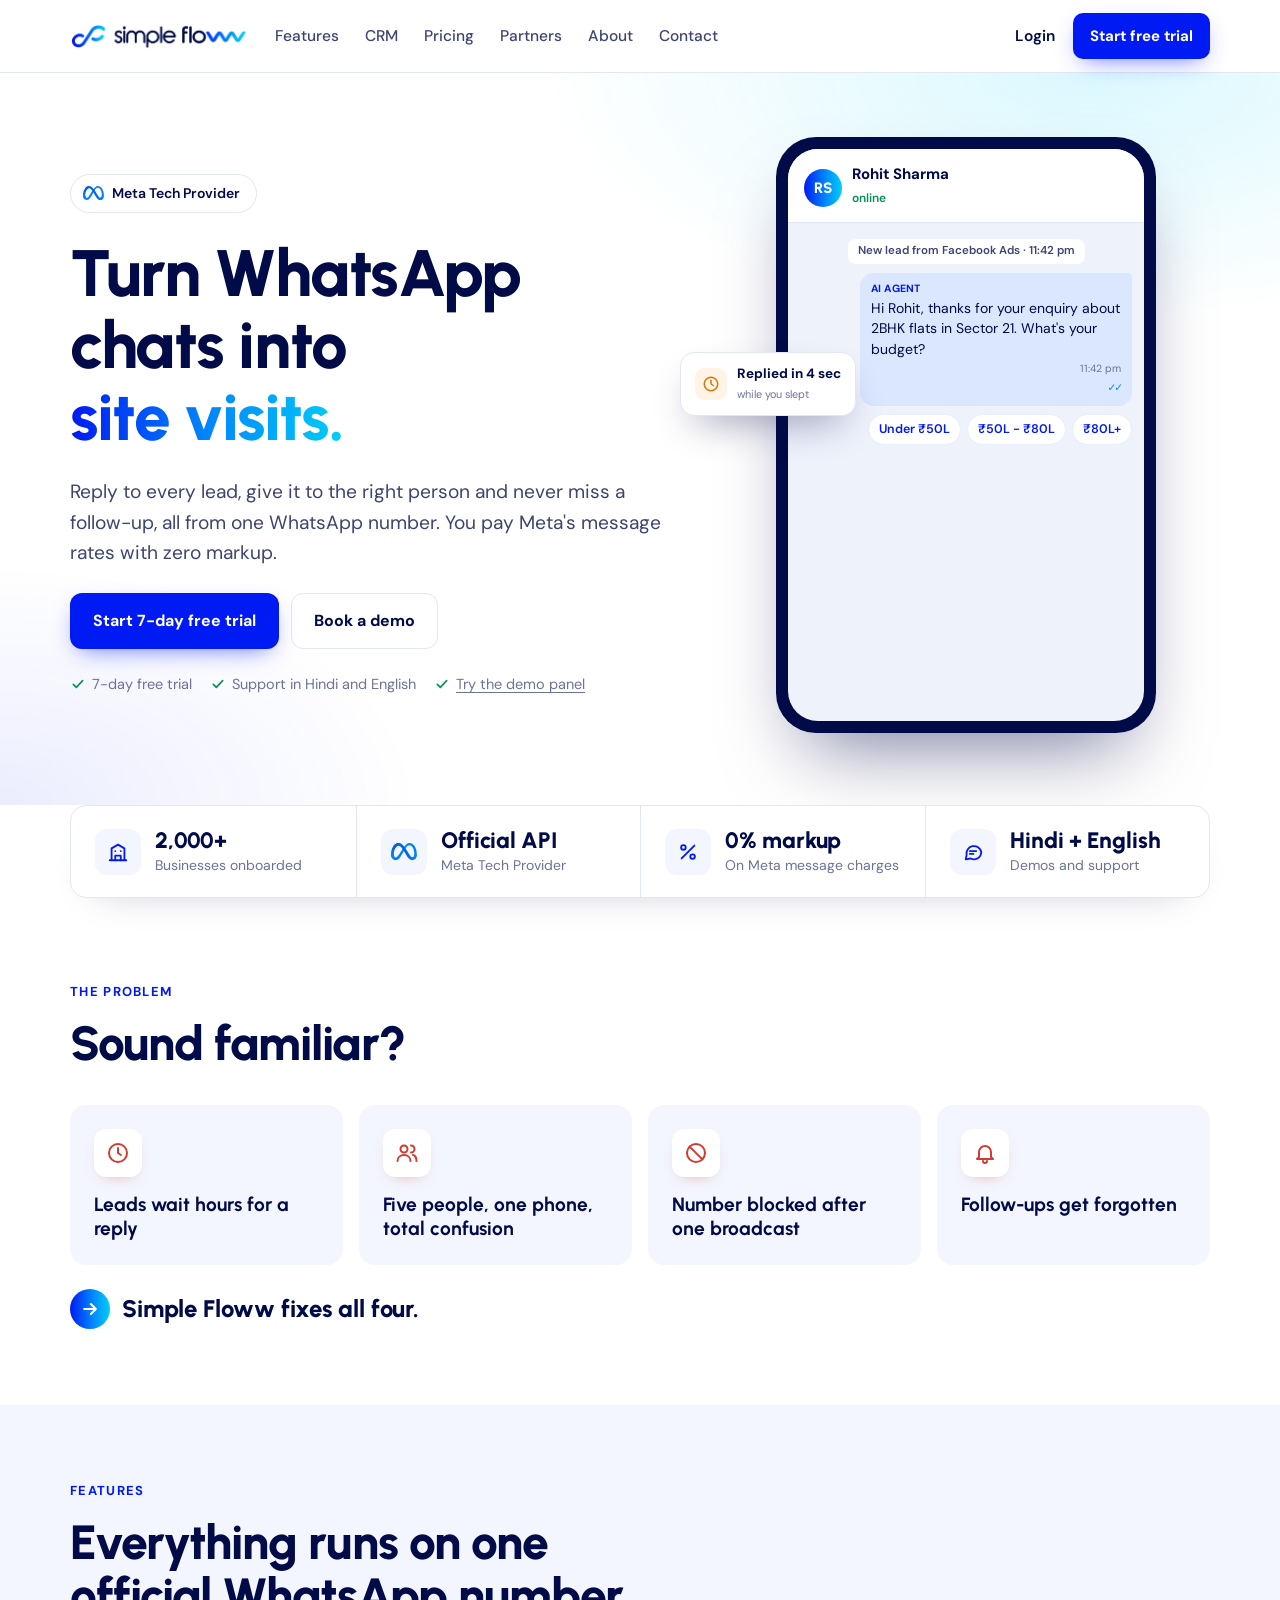
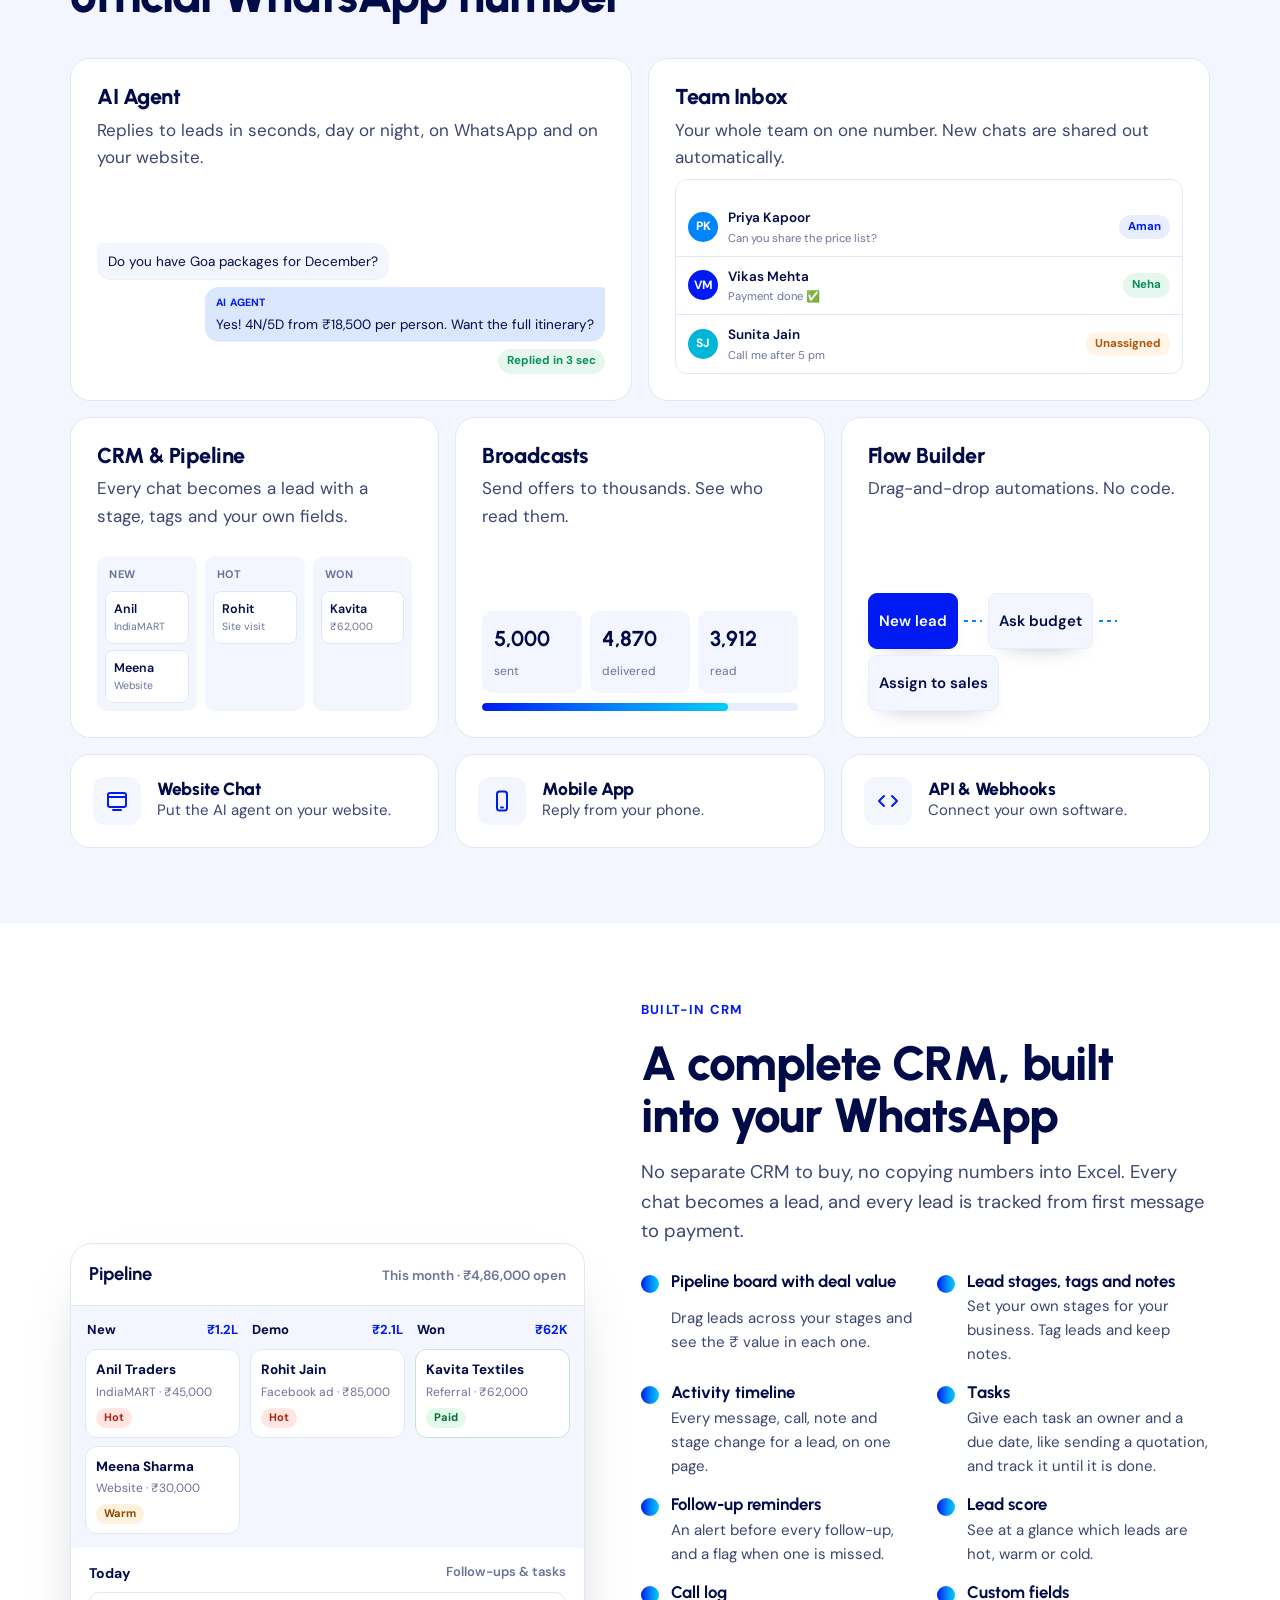
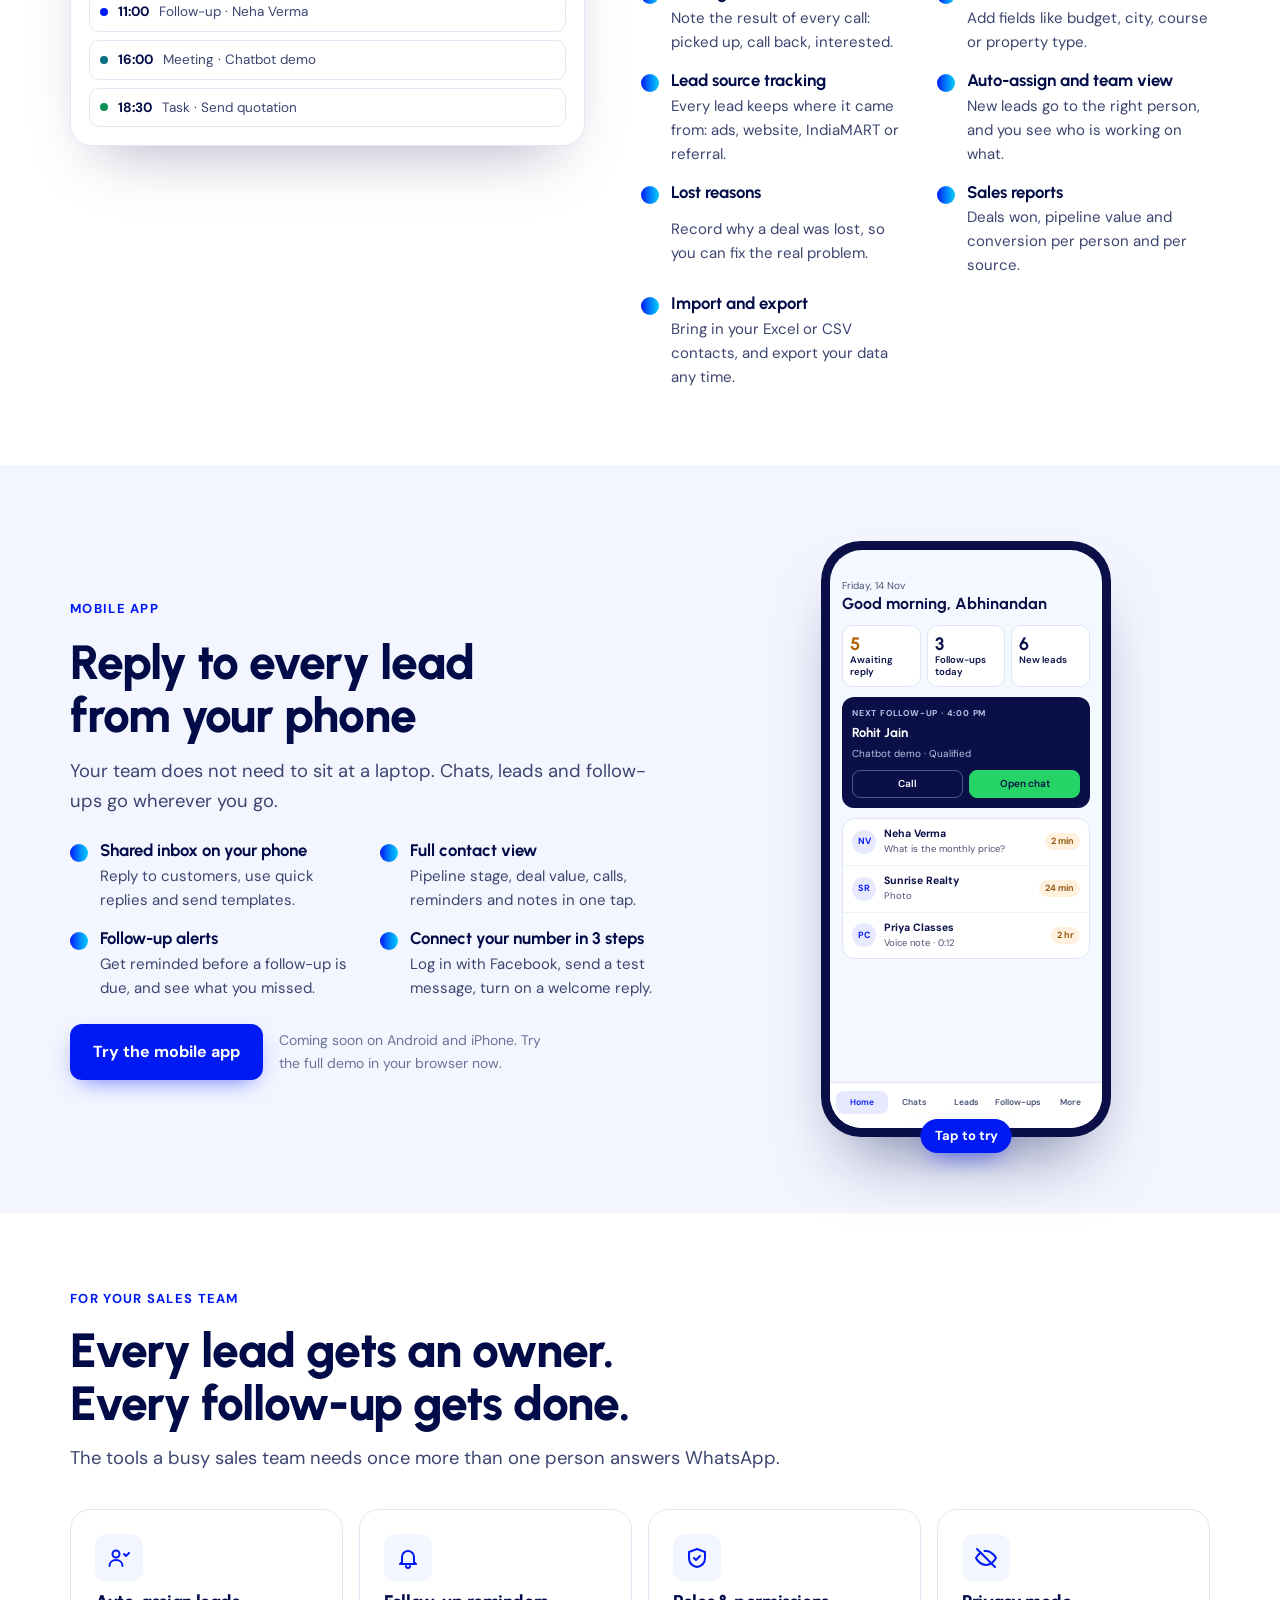
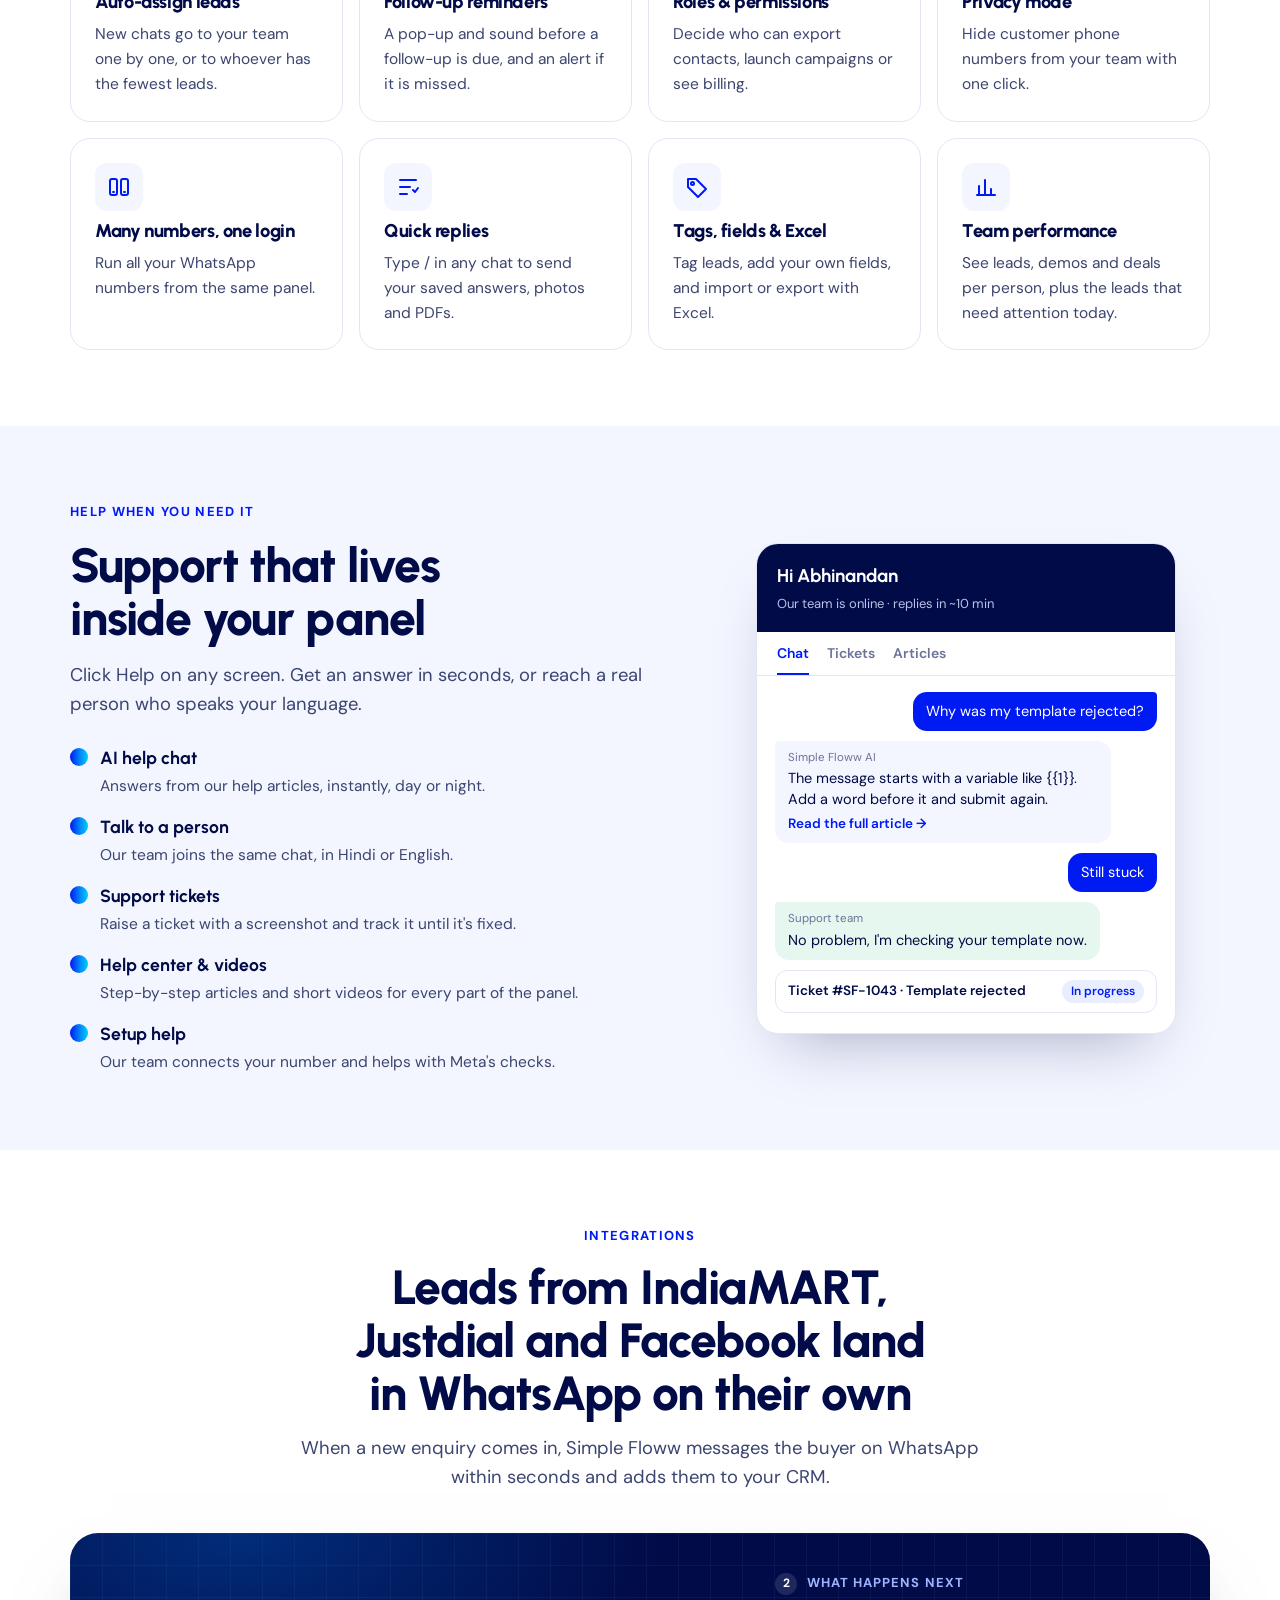
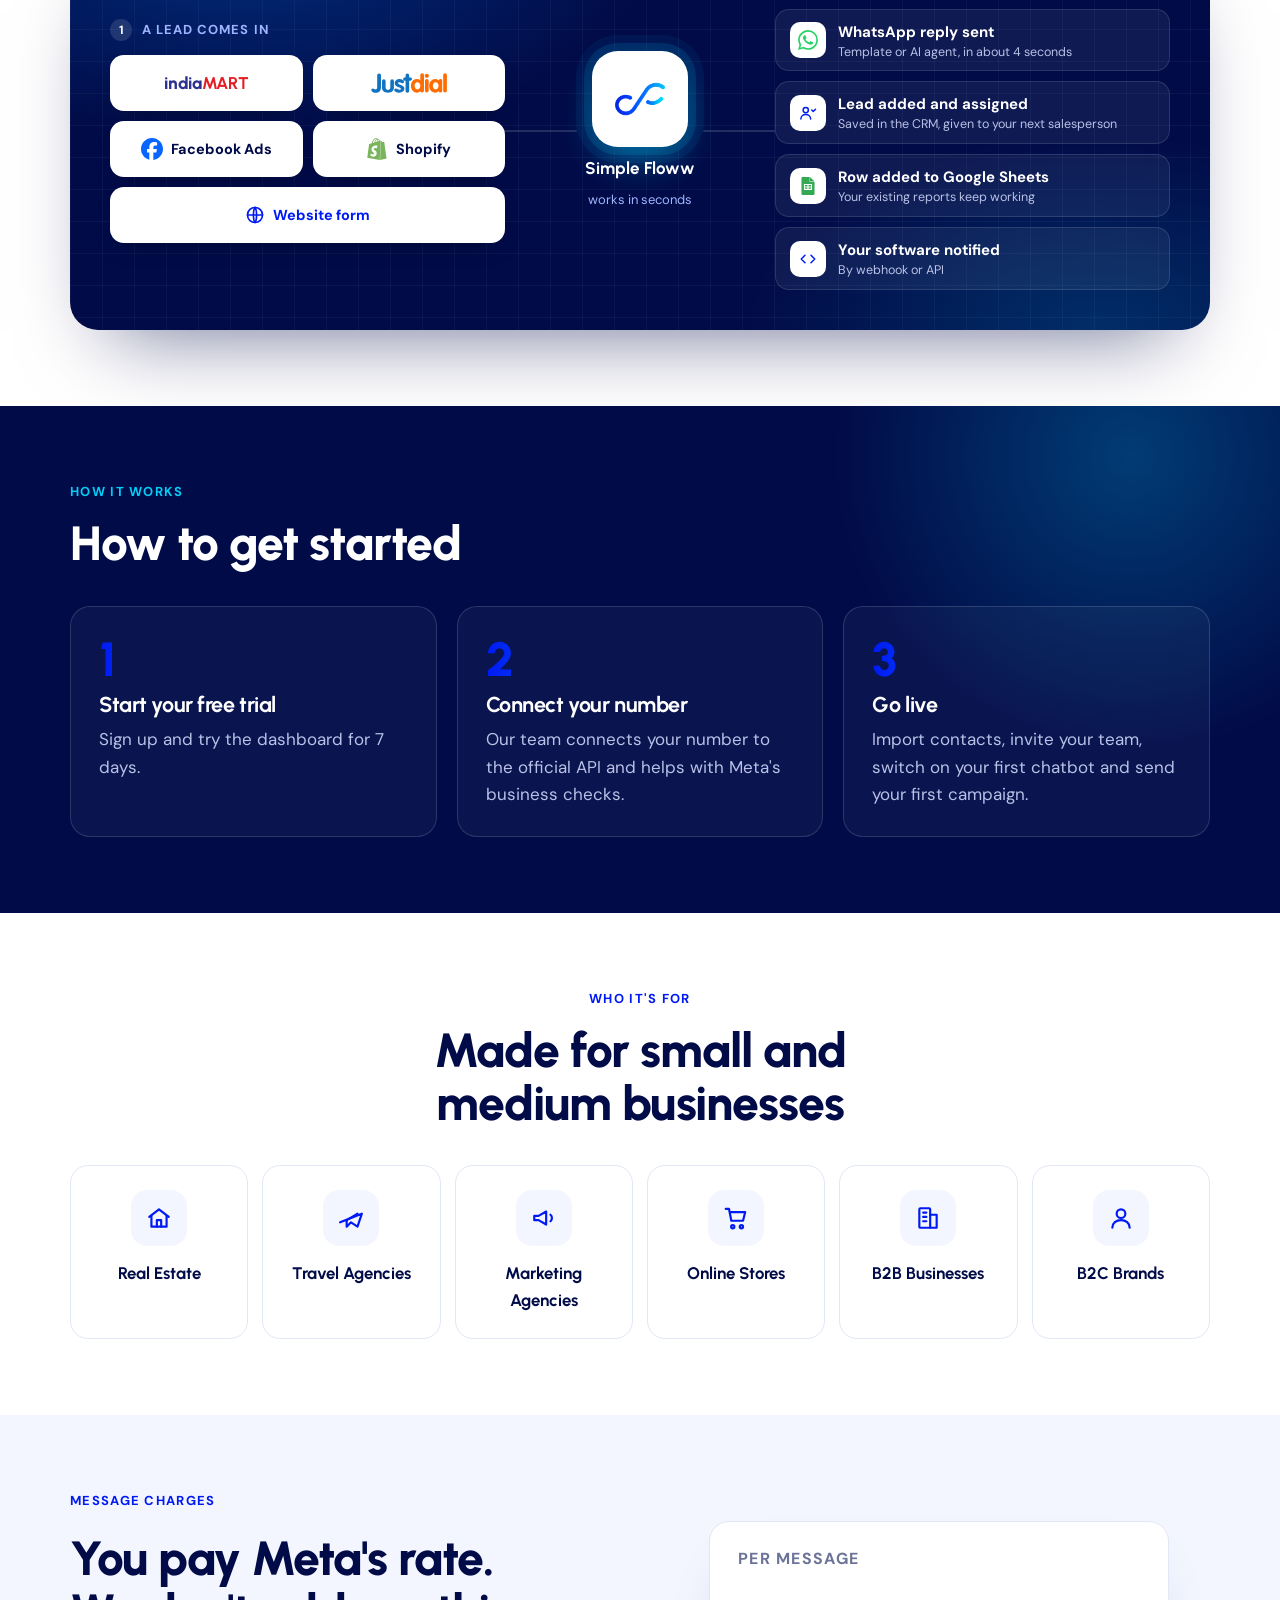
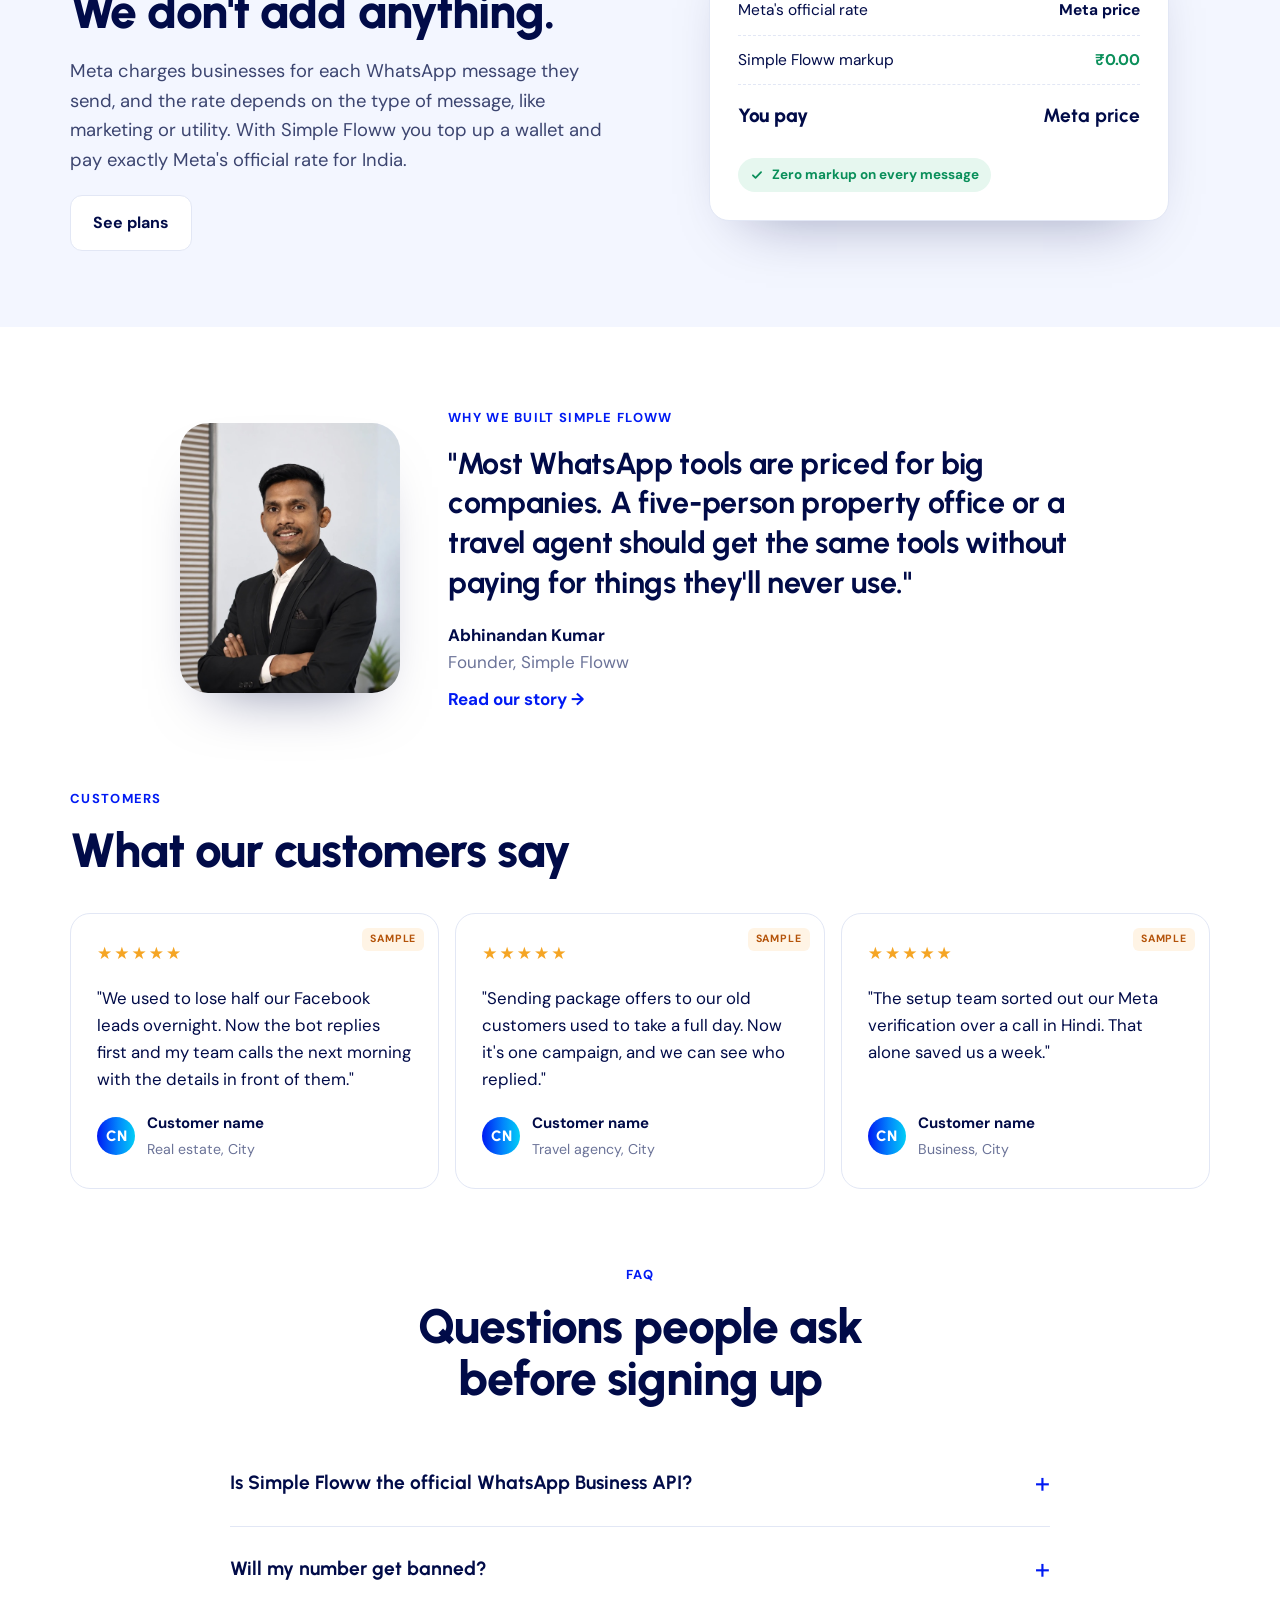
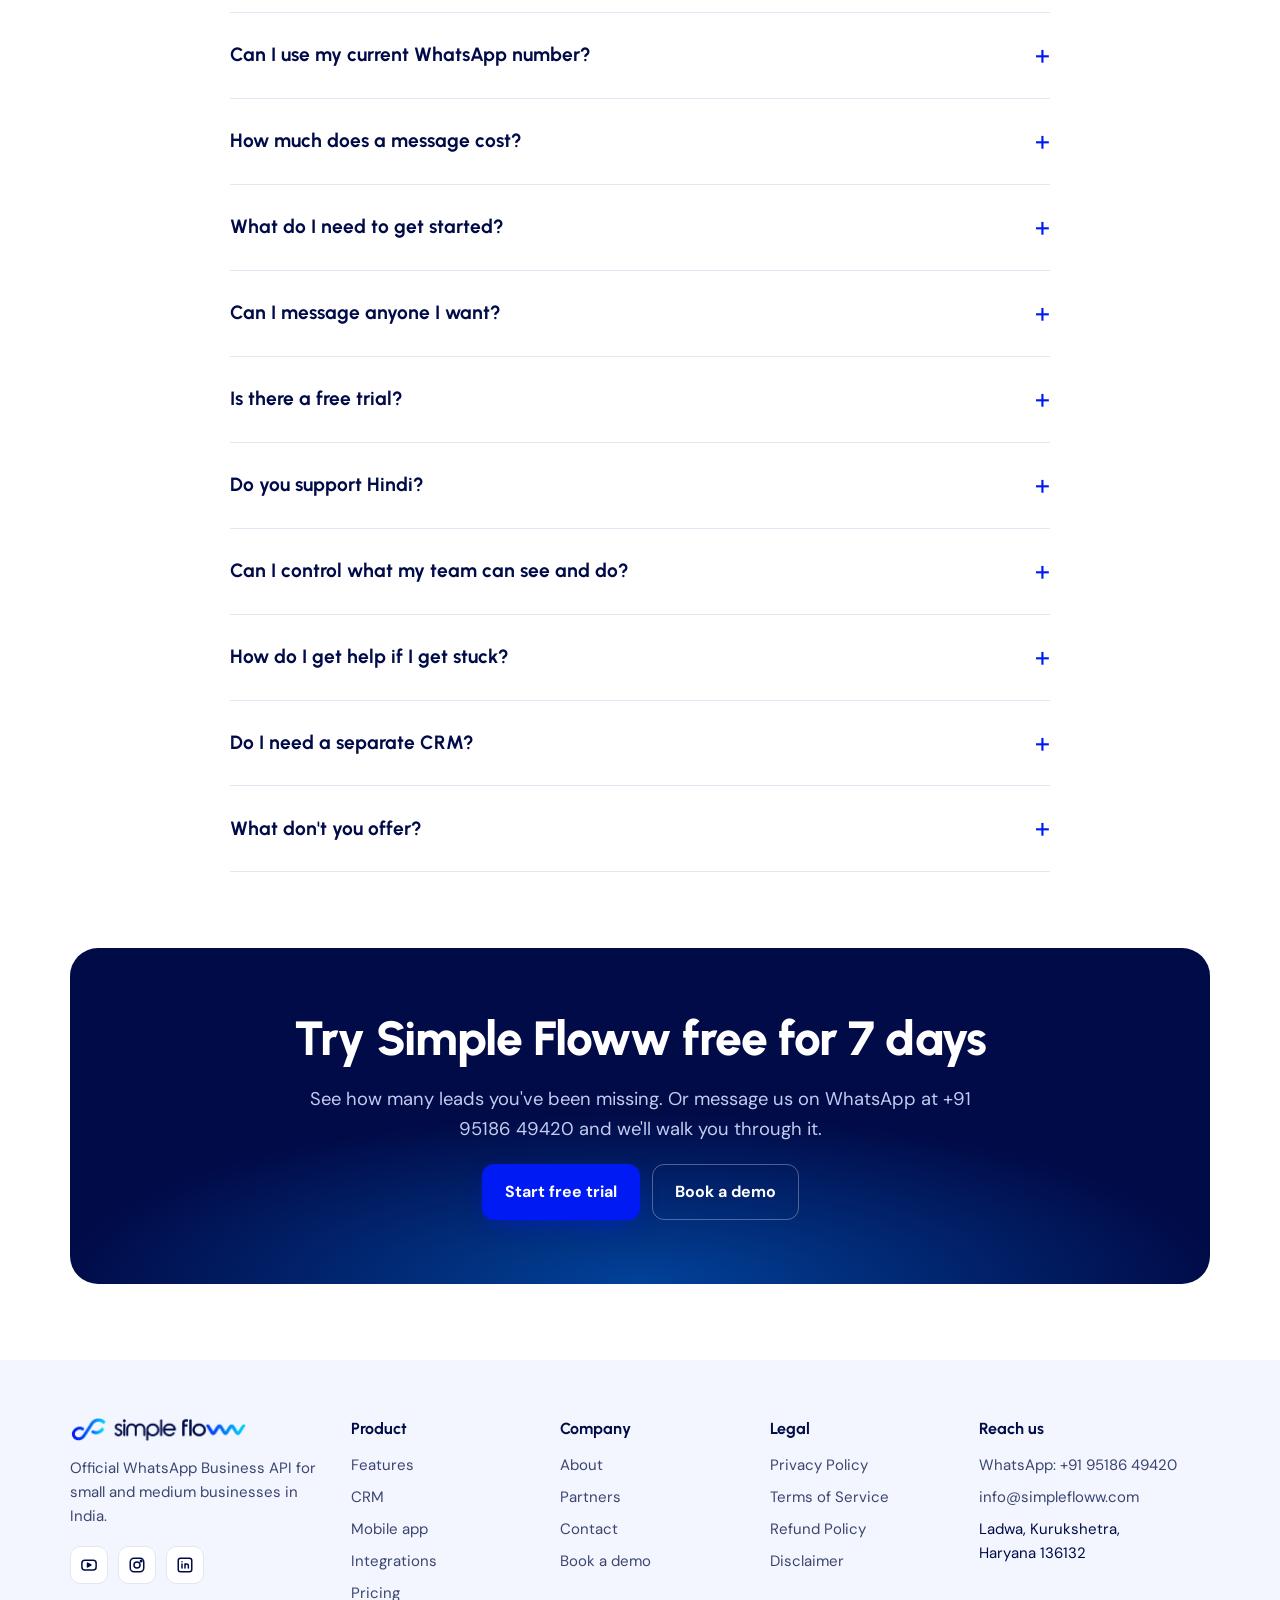
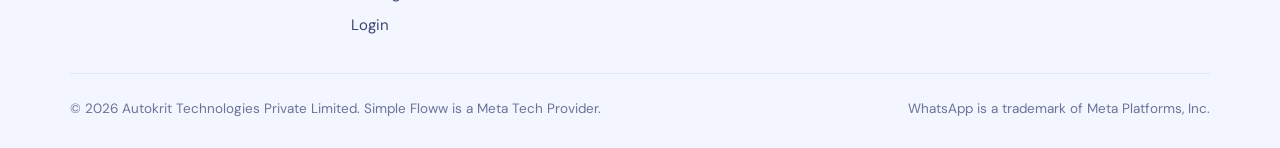
<file: index.html>
<!doctype html>
<html lang="en-IN">
<head>
<meta charset="utf-8">
<meta name="viewport" content="width=device-width, initial-scale=1, viewport-fit=cover">
<title>Official WhatsApp Business API for Indian SMEs | Simple Floww</title>
<meta name="description" content="WhatsApp Business API with AI agent, CRM, team inbox and broadcasts. Zero markup on Meta charges. 7-day free trial and setup help in Hindi and English.">
<link rel="canonical" href="https://simplefloww.com/">
<meta property="og:type" content="website">
<meta property="og:url" content="https://simplefloww.com/">
<meta property="og:title" content="Official WhatsApp Business API for Indian SMEs | Simple Floww">
<meta property="og:description" content="AI agent, CRM, team inbox and broadcasts on the official WhatsApp API. Zero markup on Meta charges. 7-day free trial.">
<meta property="og:image" content="https://simplefloww.com/assets/og.png">
<meta name="twitter:card" content="summary_large_image">
<meta name="theme-color" content="#010b48">
<link rel="icon" type="image/png" href="/assets/favicon.png">
<link rel="apple-touch-icon" href="/assets/apple-touch-icon.png">
<link rel="preconnect" href="https://fonts.googleapis.com">
<link rel="preconnect" href="https://fonts.gstatic.com" crossorigin>
<link rel="stylesheet" href="https://fonts.googleapis.com/css2?family=Urbanist:wght@600;700;800&family=DM+Sans:opsz,wght@9..40,400;9..40,500;9..40,600;9..40,700&display=swap">
<link rel="stylesheet" href="/assets/style.css?v=10">
<script>document.documentElement.classList.add("js")</script>
<script src="/assets/site.js?v=6" defer></script>
<script type="application/ld+json">
{
  "@context": "https://schema.org",
  "@graph": [
    {
      "@type": "Organization",
      "@id": "https://simplefloww.com/#org",
      "name": "Simple Floww",
      "legalName": "Autokrit Technologies Private Limited",
      "url": "https://simplefloww.com/",
      "logo": "https://simplefloww.com/assets/logo.png",
      "founder": { "@type": "Person", "name": "Abhinandan Kumar", "image": "https://simplefloww.com/assets/founder.jpg" },
      "address": { "@type": "PostalAddress", "streetAddress": "Geeta Cinema Wala Road", "addressLocality": "Ladwa", "addressRegion": "Haryana", "postalCode": "136132", "addressCountry": "IN" },
      "contactPoint": { "@type": "ContactPoint", "telephone": "+91-9518649420", "email": "info@simplefloww.com", "contactType": "sales", "availableLanguage": ["English", "Hindi"], "areaServed": "IN" },
      "sameAs": ["https://www.youtube.com/@simplefloww1", "https://www.instagram.com/simplefloww_official", "https://www.linkedin.com/company/simple-floww/"]
    },
    {
      "@type": "SoftwareApplication",
      "name": "Simple Floww",
      "applicationCategory": "BusinessApplication",
      "operatingSystem": "Web, Android, iOS",
      "description": "Official WhatsApp Business API platform with AI agent, team inbox, CRM, broadcasts and flow builder for small and medium businesses in India.",
      "publisher": { "@id": "https://simplefloww.com/#org" }
    },
    {
      "@type": "FAQPage",
      "mainEntity": [
        { "@type": "Question", "name": "Is Simple Floww the official WhatsApp Business API?", "acceptedAnswer": { "@type": "Answer", "text": "Yes. We're a Meta Tech Provider, and your messages go through Meta's official WhatsApp Business API. We don't use unofficial senders or browser tricks." } },
        { "@type": "Question", "name": "Will my number get banned?", "acceptedAnswer": { "@type": "Answer", "text": "Meta doesn't ban numbers for using the official API. It does limit numbers that send spam or get blocked by lots of people. We'll help you follow the rules: message people who've opted in, use approved templates and keep an eye on your quality rating." } },
        { "@type": "Question", "name": "Can I use my current WhatsApp number?", "acceptedAnswer": { "@type": "Answer", "text": "In most cases, yes. Depending on how it's set up today, the number may need to move off the regular WhatsApp Business app. Our team explains your options before anything is connected." } },
        { "@type": "Question", "name": "How much does a message cost?", "acceptedAnswer": { "@type": "Answer", "text": "You pay Meta's official per-message rate for India from your wallet, with zero markup from us. The rate depends on the message type." } },
        { "@type": "Question", "name": "What do I need to get started?", "acceptedAnswer": { "@type": "Answer", "text": "A phone number for WhatsApp, a Facebook Business account and basic business documents for Meta's verification. We'll guide you through each step." } },
        { "@type": "Question", "name": "Can I message anyone I want?", "acceptedAnswer": { "@type": "Answer", "text": "No. WhatsApp only lets businesses message people who've agreed to hear from them. The first message to a customer has to use a template that Meta has approved." } },
        { "@type": "Question", "name": "Is there a free trial?", "acceptedAnswer": { "@type": "Answer", "text": "Yes, 7 days." } },
        { "@type": "Question", "name": "Do you support Hindi?", "acceptedAnswer": { "@type": "Answer", "text": "Yes. Demos and support are available in Hindi and English." } },
        { "@type": "Question", "name": "Can I control what my team can see and do?", "acceptedAnswer": { "@type": "Answer", "text": "Yes. Give each person a role. You decide who can export contacts, launch campaigns or see billing, and you can hide customer phone numbers from your team with privacy mode." } },
        { "@type": "Question", "name": "How do I get help if I get stuck?", "acceptedAnswer": { "@type": "Answer", "text": "Click Help on any screen of the panel. Our AI help chat answers right away, and you can talk to our team in the same chat or raise a support ticket and track it. Short videos and step-by-step articles cover every feature." } },
        { "@type": "Question", "name": "Do I need a separate CRM?", "acceptedAnswer": { "@type": "Answer", "text": "No. Simple Floww has a full CRM built in: a pipeline board with deal value, an activity timeline, tasks, follow-up reminders, lead scores, a call log, custom fields, lead sources, auto-assign, lost reasons, sales reports, and Excel import and export. It is made for teams that sell over WhatsApp." } },
        { "@type": "Question", "name": "What don't you offer?", "acceptedAnswer": { "@type": "Answer", "text": "We don't offer unofficial bulk WhatsApp senders, WhatsApp calling, or Instagram and Facebook DMs." } }
      ]
    }
  ]
}
</script>
</head>
<body>

<header class="site-header">
  <nav class="wrap nav" aria-label="Main">
    <a class="brand" href="/" aria-label="Simple Floww home"><img src="/assets/logo.png" alt="Simple Floww" width="183" height="27"></a>
    <ul class="nav-links">
      <li><a href="#features">Features</a></li>
      <li><a href="#crm">CRM</a></li>
      <li><a href="/pricing">Pricing</a></li>
      <li><a href="/partners">Partners</a></li>
      <li><a href="/about">About</a></li>
      <li><a href="/contact">Contact</a></li>
    </ul>
    <div class="nav-cta">
      <a class="login" href="/login/">Login</a>
      <a class="btn btn-pri btn-sm" href="/signup/">Start free trial</a>
      <details class="menu-toggle">
        <summary aria-label="Open menu"><svg width="20" height="20" viewBox="0 0 24 24" fill="none" stroke="currentColor" stroke-width="2" stroke-linecap="round"><path d="M4 7h16M4 12h16M4 17h16"/></svg></summary>
        <div class="panel">
          <a href="#features">Features</a>
          <a href="#crm">CRM</a>
          <a href="/pricing">Pricing</a>
          <a href="/partners">Partners</a>
          <a href="/about">About</a>
          <a href="/contact">Contact</a>
          <a href="/login/">Login</a>
          <a class="btn btn-pri btn-sm" href="/signup/">Start free trial</a>
        </div>
      </details>
    </div>
  </nav>
</header>

<main>

<!-- Hero -->
<section class="hero">
  <div class="wrap hero-grid">
    <div class="hero-copy">
      <span class="badge meta-badge"><img src="/assets/meta-symbol.svg" alt="" width="22" height="15">Meta Tech Provider</span>
      <h1 class="hero-rot"><span class="sr">Turn WhatsApp chats into sales.</span><span aria-hidden="true">Turn WhatsApp chats into <span class="rotator"><span class="rw on"><span class="grad-text">sales.</span></span><span class="rw"><span class="grad-text">site visits.</span></span><span class="rw"><span class="grad-text">admissions.</span></span><span class="rw"><span class="grad-text">bookings.</span></span><span class="rw"><span class="grad-text">orders.</span></span></span></span></h1>
      <p class="lead">Reply to every lead, give it to the right person and never miss a follow-up, all from one WhatsApp number. You pay Meta's message rates with zero markup.</p>
      <div class="hero-ctas">
        <a class="btn btn-pri" href="/signup/">Start 7-day free trial</a>
        <a class="btn btn-ghost" href="/contact">Book a demo</a>
      </div>
      <div class="hero-note">
        <span><svg width="16" height="16" viewBox="0 0 24 24" fill="none" stroke="currentColor" stroke-width="2.5" stroke-linecap="round" stroke-linejoin="round"><path d="M5 12.5l4.5 4.5L19 7"/></svg>7-day free trial</span>
        <span><svg width="16" height="16" viewBox="0 0 24 24" fill="none" stroke="currentColor" stroke-width="2.5" stroke-linecap="round" stroke-linejoin="round"><path d="M5 12.5l4.5 4.5L19 7"/></svg>Support in Hindi and English</span>
        <span><svg width="16" height="16" viewBox="0 0 24 24" fill="none" stroke="currentColor" stroke-width="2.5" stroke-linecap="round" stroke-linejoin="round"><path d="M5 12.5l4.5 4.5L19 7"/></svg><a href="/login/" style="text-decoration:underline;text-underline-offset:3px">Try the demo panel</a></span>
      </div>
    </div>

    <div class="phone" aria-label="Example: a Facebook ad lead answered automatically on WhatsApp">
      <div class="screen">
        <div class="chat-top">
          <span class="avatar">RS</span>
          <div><b>Rohit Sharma</b><small>online</small></div>
        </div>
        <div class="chat">
          <span class="sys">New lead from Facebook Ads · 11:42 pm</span>
          <div class="msg out"><span class="bot">AI AGENT</span>Hi Rohit, thanks for your enquiry about 2BHK flats in Sector 21. What's your budget?<span class="meta">11:42 pm<span class="ticks">✓✓</span></span></div>
          <div class="quick"><span>Under ₹50L</span><span>₹50L - ₹80L</span><span>₹80L+</span></div>
          <div class="msg in">₹50L - ₹80L. Is a site visit possible this Sunday?<span class="meta">11:44 pm</span></div>
          <div class="msg out"><span class="bot">AI AGENT</span>Yes! I've booked you for Sunday, 11 am. Here's the brochure and location 📍<span class="meta">11:44 pm<span class="ticks">✓✓</span></span></div>
        </div>
      </div>
      <div class="float-card fc-1"><span class="ic"><svg width="18" height="18" viewBox="0 0 24 24" fill="none" stroke="currentColor" stroke-width="2" stroke-linecap="round" stroke-linejoin="round"><circle cx="12" cy="12" r="9"/><path d="M12 7v5l3 2"/></svg></span><div><b>Replied in 4 sec</b><small>while you slept</small></div></div>
      <div class="float-card fc-2"><span class="ic"><svg width="18" height="18" viewBox="0 0 24 24" fill="none" stroke="currentColor" stroke-width="2.5" stroke-linecap="round" stroke-linejoin="round"><path d="M5 12.5l4.5 4.5L19 7"/></svg></span><div><b>Added to CRM</b><small>Hot lead · Site visit</small></div></div>
    </div>
  </div>
</section>

<!-- Trust strip -->
<section class="trust" aria-label="Simple Floww in numbers">
  <div class="wrap">
    <div class="trust-grid trust-v2">
      <div class="ti"><span class="tic"><svg width="22" height="22" viewBox="0 0 24 24" fill="none" stroke="currentColor" stroke-width="2" stroke-linecap="round" stroke-linejoin="round"><path d="M3 21h18M5 21V8l7-4 7 4v13"/><path d="M9 21v-5h6v5M9 11h.01M15 11h.01"/></svg></span><div><b>2,000+</b><span>Businesses onboarded</span></div></div>
      <div class="ti"><span class="tic tic-meta"><img src="/assets/meta-symbol.svg" alt="" width="26" height="17"></span><div><b>Official API</b><span>Meta Tech Provider</span></div></div>
      <div class="ti"><span class="tic"><svg width="22" height="22" viewBox="0 0 24 24" fill="none" stroke="currentColor" stroke-width="2" stroke-linecap="round" stroke-linejoin="round"><path d="M19 5 5 19"/><circle cx="7" cy="7" r="2.5"/><circle cx="17" cy="17" r="2.5"/></svg></span><div><b>0% markup</b><span>On Meta message charges</span></div></div>
      <div class="ti"><span class="tic"><svg width="22" height="22" viewBox="0 0 24 24" fill="none" stroke="currentColor" stroke-width="2" stroke-linecap="round" stroke-linejoin="round"><path d="M21 12a8 8 0 0 1-11.6 7.1L4 20l1-4.6A8 8 0 1 1 21 12z"/><path d="M8.5 11h7M8.5 14h4"/></svg></span><div><b>Hindi + English</b><span>Demos and support</span></div></div>
    </div>
  </div>
</section>

<!-- Problems -->
<section>
  <div class="wrap">
    <div class="sec-head">
      <span class="kicker">The problem</span>
      <h2 class="h2">Sound familiar?</h2>
    </div>
    <div class="problems">
      <div class="problem"><span class="ic"><svg width="24" height="24" viewBox="0 0 24 24" fill="none" stroke="currentColor" stroke-width="2" stroke-linecap="round" stroke-linejoin="round"><circle cx="12" cy="12" r="9"/><path d="M12 7v5l3 2"/></svg></span><p>Leads wait hours for a reply</p></div>
      <div class="problem"><span class="ic"><svg width="24" height="24" viewBox="0 0 24 24" fill="none" stroke="currentColor" stroke-width="2" stroke-linecap="round" stroke-linejoin="round"><circle cx="9" cy="8" r="3.5"/><path d="M2.5 20c0-3.6 2.9-6 6.5-6s6.5 2.4 6.5 6"/><path d="M16 4.5a3.5 3.5 0 0 1 0 7M18 14c2.2.6 3.5 2.8 3.5 6"/></svg></span><p>Five people, one phone, total confusion</p></div>
      <div class="problem"><span class="ic"><svg width="24" height="24" viewBox="0 0 24 24" fill="none" stroke="currentColor" stroke-width="2" stroke-linecap="round" stroke-linejoin="round"><circle cx="12" cy="12" r="9"/><path d="M5.6 5.6l12.8 12.8"/></svg></span><p>Number blocked after one broadcast</p></div>
      <div class="problem"><span class="ic"><svg width="24" height="24" viewBox="0 0 24 24" fill="none" stroke="currentColor" stroke-width="2" stroke-linecap="round" stroke-linejoin="round"><path d="M6 16v-5a6 6 0 1 1 12 0v5l2 2H4z"/><path d="M10 20a2 2 0 0 0 4 0"/></svg></span><p>Follow-ups get forgotten</p></div>
    </div>
    <p class="fix-line"><span class="arrow"><svg width="20" height="20" viewBox="0 0 24 24" fill="none" stroke="currentColor" stroke-width="2.5" stroke-linecap="round" stroke-linejoin="round"><path d="M5 12h14M13 6l6 6-6 6"/></svg></span>Simple Floww fixes all four.</p>
  </div>
</section>

<!-- Features -->
<section class="features" id="features">
  <div class="wrap">
    <div class="sec-head">
      <span class="kicker">Features</span>
      <h2 class="h2">Everything runs on one official WhatsApp number</h2>
    </div>
    <div class="bento">
      <article class="card span-3">
        <h3>AI Agent</h3>
        <p>Replies to leads in seconds, day or night, on WhatsApp and on your website.</p>
        <div class="viz mini-chat">
          <div class="msg in">Do you have Goa packages for December?</div>
          <div class="msg out"><span class="bot">AI AGENT</span>Yes! 4N/5D from ₹18,500 per person. Want the full itinerary?</div>
          <span class="timer">Replied in 3 sec</span>
        </div>
      </article>
      <article class="card span-3">
        <h3>Team Inbox</h3>
        <p>Your whole team on one number. New chats are shared out automatically.</p>
        <div class="viz inbox">
          <div><span class="av" style="background:#0285fc">PK</span><span class="who">Priya Kapoor<small>Can you share the price list?</small></span><span class="chip blue">Aman</span></div>
          <div><span class="av" style="background:#001af3">VM</span><span class="who">Vikas Mehta<small>Payment done ✅</small></span><span class="chip green">Neha</span></div>
          <div><span class="av" style="background:#01b5d8">SJ</span><span class="who">Sunita Jain<small>Call me after 5 pm</small></span><span class="chip amber">Unassigned</span></div>
        </div>
      </article>
      <article class="card span-2">
        <h3>CRM &amp; Pipeline</h3>
        <p>Every chat becomes a lead with a stage, tags and your own fields.</p>
        <div class="viz pipeline">
          <div class="col"><b>New</b><span class="lead-card">Anil<small>IndiaMART</small></span><span class="lead-card">Meena<small>Website</small></span></div>
          <div class="col"><b>Hot</b><span class="lead-card">Rohit<small>Site visit</small></span></div>
          <div class="col"><b>Won</b><span class="lead-card">Kavita<small>₹62,000</small></span></div>
        </div>
      </article>
      <article class="card span-2">
        <h3>Broadcasts</h3>
        <p>Send offers to thousands. See who read them.</p>
        <div class="viz">
          <div class="stats"><div><b>5,000</b><small>sent</small></div><div><b>4,870</b><small>delivered</small></div><div><b>3,912</b><small>read</small></div></div>
          <div class="bar"><i></i></div>
        </div>
      </article>
      <article class="card span-2">
        <h3>Flow Builder</h3>
        <p>Drag-and-drop automations. No code.</p>
        <div class="viz flow">
          <span class="node start">New lead</span><span class="link"></span><span class="node">Ask budget</span><span class="link"></span><span class="node">Assign to sales</span>
        </div>
      </article>
      <article class="card small-card span-2">
        <span class="ic"><svg width="24" height="24" viewBox="0 0 24 24" fill="none" stroke="currentColor" stroke-width="2" stroke-linecap="round" stroke-linejoin="round"><rect x="3" y="4" width="18" height="14" rx="2"/><path d="M3 8h18M8 21h8"/></svg></span>
        <div><h3>Website Chat</h3><p>Put the AI agent on your website.</p></div>
      </article>
      <article class="card small-card span-2">
        <span class="ic"><svg width="24" height="24" viewBox="0 0 24 24" fill="none" stroke="currentColor" stroke-width="2" stroke-linecap="round" stroke-linejoin="round"><rect x="7" y="2.5" width="10" height="19" rx="2.5"/><path d="M11 18.5h2"/></svg></span>
        <div><h3>Mobile App</h3><p>Reply from your phone.</p></div>
      </article>
      <article class="card small-card span-2">
        <span class="ic"><svg width="24" height="24" viewBox="0 0 24 24" fill="none" stroke="currentColor" stroke-width="2" stroke-linecap="round" stroke-linejoin="round"><path d="M8 7l-5 5 5 5M16 7l5 5-5 5"/></svg></span>
        <div><h3>API & Webhooks</h3><p>Connect your own software.</p></div>
      </article>
    </div>
  </div>
</section>

<!-- CRM -->
<section class="crm-sec" id="crm">
  <div class="wrap crm-grid">
    <div class="crm-mock" aria-label="Example: the pipeline board and today's follow-ups inside the panel">
      <div class="cm-top"><b>Pipeline</b><span>This month · ₹4,86,000 open</span></div>
      <div class="cm-board">
        <div class="cm-col"><div class="cm-h">New <i>₹1.2L</i></div><div class="cm-card"><b>Anil Traders</b><small>IndiaMART · ₹45,000</small><span class="cm-score hot">Hot</span></div><div class="cm-card"><b>Meena Sharma</b><small>Website · ₹30,000</small><span class="cm-score warm">Warm</span></div></div>
        <div class="cm-col"><div class="cm-h">Demo <i>₹2.1L</i></div><div class="cm-card"><b>Rohit Jain</b><small>Facebook ad · ₹85,000</small><span class="cm-score hot">Hot</span></div></div>
        <div class="cm-col"><div class="cm-h">Won <i>₹62K</i></div><div class="cm-card won"><b>Kavita Textiles</b><small>Referral · ₹62,000</small><span class="cm-score done">Paid</span></div></div>
      </div>
      <div class="cm-cal">
        <div class="cm-cal-h"><b>Today</b><span>Follow-ups &amp; tasks</span></div>
        <div class="cm-ev"><i class="t-follow"></i><time>11:00</time><span>Follow-up · Neha Verma</span></div>
        <div class="cm-ev"><i class="t-meet"></i><time>16:00</time><span>Meeting · Chatbot demo</span></div>
        <div class="cm-ev"><i class="t-task"></i><time>18:30</time><span>Task · Send quotation</span></div>
      </div>
    </div>
    <div class="crm-copy">
      <span class="kicker">Built-in CRM</span>
      <h2 class="h2">A complete CRM, built into your WhatsApp</h2>
      <p class="lead">No separate CRM to buy, no copying numbers into Excel. Every chat becomes a lead, and every lead is tracked from first message to payment.</p>
      <ul class="crm-list">
        <li><b>Pipeline board with deal value</b><span>Drag leads across your stages and see the ₹ value in each one.</span></li>
        <li><b>Lead stages, tags and notes</b><span>Set your own stages for your business. Tag leads and keep notes.</span></li>
        <li><b>Activity timeline</b><span>Every message, call, note and stage change for a lead, on one page.</span></li>
        <li><b>Tasks</b><span>Give each task an owner and a due date, like sending a quotation, and track it until it is done.</span></li>
        <li><b>Follow-up reminders</b><span>An alert before every follow-up, and a flag when one is missed.</span></li>
        <li><b>Lead score</b><span>See at a glance which leads are hot, warm or cold.</span></li>
        <li><b>Call log</b><span>Note the result of every call: picked up, call back, interested.</span></li>
        <li><b>Custom fields</b><span>Add fields like budget, city, course or property type.</span></li>
        <li><b>Lead source tracking</b><span>Every lead keeps where it came from: ads, website, IndiaMART or referral.</span></li>
        <li><b>Auto-assign and team view</b><span>New leads go to the right person, and you see who is working on what.</span></li>
        <li><b>Lost reasons</b><span>Record why a deal was lost, so you can fix the real problem.</span></li>
        <li><b>Sales reports</b><span>Deals won, pipeline value and conversion per person and per source.</span></li>
        <li><b>Import and export</b><span>Bring in your Excel or CSV contacts, and export your data any time.</span></li>
      </ul>
    </div>
  </div>
</section>

<!-- Mobile app -->
<section class="ma-sec" id="mobile-app">
  <div class="wrap ma-grid">
    <div class="ma-copy">
      <span class="kicker">Mobile app</span>
      <h2 class="h2">Reply to every lead from your phone</h2>
      <p class="lead">Your team does not need to sit at a laptop. Chats, leads and follow-ups go wherever you go.</p>
      <ul class="crm-list">
        <li><b>Shared inbox on your phone</b><span>Reply to customers, use quick replies and send templates.</span></li>
        <li><b>Full contact view</b><span>Pipeline stage, deal value, calls, reminders and notes in one tap.</span></li>
        <li><b>Follow-up alerts</b><span>Get reminded before a follow-up is due, and see what you missed.</span></li>
        <li><b>Connect your number in 3 steps</b><span>Log in with Facebook, send a test message, turn on a welcome reply.</span></li>
      </ul>
      <div class="ma-cta">
        <a class="btn btn-pri" href="/mobile-app/">Try the mobile app</a>
        <span class="ma-soon">Coming soon on Android and iPhone. Try the full demo in your browser now.</span>
      </div>
    </div>
    <a class="ma-phone" href="/mobile-app/" aria-label="Open the mobile app demo">
      <span class="ma-screen">
        <span class="ma-hi"><small>Friday, 14 Nov</small><b>Good morning, Abhinandan</b></span>
        <span class="ma-tiles"><span><b class="w">5</b>Awaiting reply</span><span><b>3</b>Follow-ups today</span><span><b>6</b>New leads</span></span>
        <span class="ma-next"><small>NEXT FOLLOW-UP · 4:00 PM</small><b>Rohit Jain</b><em>Chatbot demo · Qualified</em><span class="ma-btns"><i>Call</i><i class="g">Open chat</i></span></span>
        <span class="ma-list">
          <span class="ma-row"><i>NV</i><span><b>Neha Verma</b><small>What is the monthly price?</small></span><em>2 min</em></span>
          <span class="ma-row"><i>SR</i><span><b>Sunrise Realty</b><small>Photo</small></span><em>24 min</em></span>
          <span class="ma-row"><i>PC</i><span><b>Priya Classes</b><small>Voice note · 0:12</small></span><em>2 hr</em></span>
        </span>
        <span class="ma-tab"><i class="on">Home</i><i>Chats</i><i>Leads</i><i>Follow-ups</i><i>More</i></span>
      </span>
      <span class="ma-tap">Tap to try</span>
    </a>
  </div>
</section>

<!-- Team control -->
<section id="team">
  <div class="wrap">
    <div class="sec-head">
      <span class="kicker">For your sales team</span>
      <h2 class="h2">Every lead gets an owner. Every follow-up gets done.</h2>
      <p class="lead">The tools a busy sales team needs once more than one person answers WhatsApp.</p>
    </div>
    <div class="tf-grid">
      <article class="tf"><span class="ic"><svg width="24" height="24" viewBox="0 0 24 24" fill="none" stroke="currentColor" stroke-width="2" stroke-linecap="round" stroke-linejoin="round"><circle cx="9" cy="8" r="3.5"/><path d="M2.5 20c0-3.6 2.9-6 6.5-6s6.5 2.4 6.5 6"/><path d="M17 8l2 2 3-3"/></svg></span><h3>Auto-assign leads</h3><p>New chats go to your team one by one, or to whoever has the fewest leads.</p></article>
      <article class="tf"><span class="ic"><svg width="24" height="24" viewBox="0 0 24 24" fill="none" stroke="currentColor" stroke-width="2" stroke-linecap="round" stroke-linejoin="round"><path d="M6 16v-5a6 6 0 1 1 12 0v5l2 2H4z"/><path d="M10 20a2 2 0 0 0 4 0"/></svg></span><h3>Follow-up reminders</h3><p>A pop-up and sound before a follow-up is due, and an alert if it is missed.</p></article>
      <article class="tf"><span class="ic"><svg width="24" height="24" viewBox="0 0 24 24" fill="none" stroke="currentColor" stroke-width="2" stroke-linecap="round" stroke-linejoin="round"><path d="M12 3 4 6v6c0 5 3.5 8 8 9 4.5-1 8-4 8-9V6z"/><path d="M9 12l2 2 4-4"/></svg></span><h3>Roles &amp; permissions</h3><p>Decide who can export contacts, launch campaigns or see billing.</p></article>
      <article class="tf"><span class="ic"><svg width="24" height="24" viewBox="0 0 24 24" fill="none" stroke="currentColor" stroke-width="2" stroke-linecap="round" stroke-linejoin="round"><path d="M3 3l18 18"/><path d="M10.6 5.1A10 10 0 0 1 12 5c6.4 0 10 7 10 7a17 17 0 0 1-3.2 4.1M6.6 6.6A17 17 0 0 0 2 12s3.6 7 10 7a9.7 9.7 0 0 0 5.4-1.6"/></svg></span><h3>Privacy mode</h3><p>Hide customer phone numbers from your team with one click.</p></article>
      <article class="tf"><span class="ic"><svg width="24" height="24" viewBox="0 0 24 24" fill="none" stroke="currentColor" stroke-width="2" stroke-linecap="round" stroke-linejoin="round"><rect x="3" y="4" width="7" height="16" rx="2"/><rect x="14" y="4" width="7" height="16" rx="2"/><path d="M6 17h1M17 17h1"/></svg></span><h3>Many numbers, one login</h3><p>Run all your WhatsApp numbers from the same panel.</p></article>
      <article class="tf"><span class="ic"><svg width="24" height="24" viewBox="0 0 24 24" fill="none" stroke="currentColor" stroke-width="2" stroke-linecap="round" stroke-linejoin="round"><path d="M4 5h16M4 12h10M4 19h7"/><path d="M17 15l2 2 3-4"/></svg></span><h3>Quick replies</h3><p>Type / in any chat to send your saved answers, photos and PDFs.</p></article>
      <article class="tf"><span class="ic"><svg width="24" height="24" viewBox="0 0 24 24" fill="none" stroke="currentColor" stroke-width="2" stroke-linecap="round" stroke-linejoin="round"><path d="M3 12V4h8l10 10-8 8z"/><circle cx="7.5" cy="8.5" r="1.5"/></svg></span><h3>Tags, fields &amp; Excel</h3><p>Tag leads, add your own fields, and import or export with Excel.</p></article>
      <article class="tf"><span class="ic"><svg width="24" height="24" viewBox="0 0 24 24" fill="none" stroke="currentColor" stroke-width="2" stroke-linecap="round" stroke-linejoin="round"><path d="M5 20V11M11 20V5M17 20v-6M3 20h18"/></svg></span><h3>Team performance</h3><p>See leads, demos and deals per person, plus the leads that need attention today.</p></article>
    </div>
  </div>
</section>

<!-- Support -->
<section class="support-sec" id="support">
  <div class="wrap support-grid">
    <div class="support-copy">
      <span class="kicker">Help when you need it</span>
      <h2 class="h2">Support that lives inside your panel</h2>
      <p class="lead">Click Help on any screen. Get an answer in seconds, or reach a real person who speaks your language.</p>
      <ul class="support-list">
        <li><b>AI help chat</b><span>Answers from our help articles, instantly, day or night.</span></li>
        <li><b>Talk to a person</b><span>Our team joins the same chat, in Hindi or English.</span></li>
        <li><b>Support tickets</b><span>Raise a ticket with a screenshot and track it until it's fixed.</span></li>
        <li><b>Help center &amp; videos</b><span>Step-by-step articles and short videos for every part of the panel.</span></li>
        <li><b>Setup help</b><span>Our team connects your number and helps with Meta's checks.</span></li>
      </ul>
    </div>
    <div class="help-mock" aria-label="Example: the help chat inside the panel">
      <div class="hm-top"><b>Hi Abhinandan</b><small>Our team is online · replies in ~10 min</small></div>
      <div class="hm-tabs"><span class="on">Chat</span><span>Tickets</span><span>Articles</span></div>
      <div class="hm-body">
        <div class="hm-msg me">Why was my template rejected?</div>
        <div class="hm-msg ai"><small>Simple Floww AI</small>The message starts with a variable like {{1}}. Add a word before it and submit again.<span class="hm-link">Read the full article →</span></div>
        <div class="hm-msg me">Still stuck</div>
        <div class="hm-msg ai person"><small>Support team</small>No problem, I'm checking your template now.</div>
        <div class="hm-ticket"><span>Ticket #SF-1043 · Template rejected</span><i>In progress</i></div>
      </div>
    </div>
  </div>
</section>

<!-- Integrations -->
<section id="integrations" class="ig-sec">
  <div class="wrap">
    <div class="sec-head center">
      <span class="kicker">Integrations</span>
      <h2 class="h2">Leads from IndiaMART, Justdial and Facebook land in WhatsApp on their own</h2>
      <p class="lead">When a new enquiry comes in, Simple Floww messages the buyer on WhatsApp within seconds and adds them to your CRM.</p>
    </div>
    <div class="ig-panel">
      <div class="ig-flow">
        <div class="ig-stage">
          <span class="ig-label"><i>1</i>A lead comes in</span>
          <div class="ig-logos">
            <span class="ig-logo"><span class="wordmark im">india<b>MART</b></span><span class="sr">IndiaMART</span></span>
            <span class="ig-logo"><img class="wide" src="/assets/integrations/justdial.svg" alt="Justdial" width="84" height="22"></span>
            <span class="ig-logo"><img src="/assets/integrations/facebook.svg" alt="" width="22" height="22"><span>Facebook Ads</span></span>
            <span class="ig-logo"><img src="/assets/integrations/shopify.svg" alt="" width="22" height="22"><span>Shopify</span></span>
            <span class="ig-logo ig-wide"><svg width="20" height="20" viewBox="0 0 24 24" fill="none" stroke="currentColor" stroke-width="2" stroke-linecap="round" stroke-linejoin="round" aria-hidden="true"><circle cx="12" cy="12" r="9"/><path d="M3 12h18M12 3c2.5 2.7 2.5 15.3 0 18M12 3c-2.5 2.7-2.5 15.3 0 18"/></svg><span>Website form</span></span>
          </div>
        </div>
        <div class="ig-beam" aria-hidden="true"><i></i></div>
        <div class="ig-hub">
          <span class="core"><img src="/assets/favicon.png" alt="" width="56" height="56"></span>
          <b>Simple Floww</b>
          <small>works in seconds</small>
        </div>
        <div class="ig-beam" aria-hidden="true"><i></i></div>
        <div class="ig-stage">
          <span class="ig-label"><i>2</i>What happens next</span>
          <ul class="ig-steps">
            <li><span class="ig-ic"><img src="/assets/integrations/whatsapp.svg" alt="" width="20" height="20"></span><span><b>WhatsApp reply sent</b><small>Template or AI agent, in about 4 seconds</small></span></li>
            <li><span class="ig-ic ig-blue"><svg width="18" height="18" viewBox="0 0 24 24" fill="none" stroke="currentColor" stroke-width="2" stroke-linecap="round" stroke-linejoin="round" aria-hidden="true"><circle cx="9" cy="8" r="3.5"/><path d="M2.5 20c0-3.6 2.9-6 6.5-6s6.5 2.4 6.5 6"/><path d="M17 8l2 2 3-3"/></svg></span><span><b>Lead added and assigned</b><small>Saved in the CRM, given to your next salesperson</small></span></li>
            <li><span class="ig-ic"><img src="/assets/integrations/googlesheets.svg" alt="" width="18" height="18"></span><span><b>Row added to Google Sheets</b><small>Your existing reports keep working</small></span></li>
            <li><span class="ig-ic ig-blue"><svg width="18" height="18" viewBox="0 0 24 24" fill="none" stroke="currentColor" stroke-width="2" stroke-linecap="round" stroke-linejoin="round" aria-hidden="true"><path d="M8 7l-5 5 5 5M16 7l5 5-5 5"/></svg></span><span><b>Your software notified</b><small>By webhook or API</small></span></li>
          </ul>
        </div>
      </div>
    </div>
  </div>
</section>

<!-- How it works -->
<section class="steps-sec">
  <div class="wrap">
    <div class="sec-head">
      <span class="kicker">How it works</span>
      <h2 class="h2">How to get started</h2>
    </div>
    <div class="steps">
      <div class="step"><span class="n grad-text">1</span><h3>Start your free trial</h3><p>Sign up and try the dashboard for 7 days.</p></div>
      <div class="step"><span class="n grad-text">2</span><h3>Connect your number</h3><p>Our team connects your number to the official API and helps with Meta's business checks.</p></div>
      <div class="step"><span class="n grad-text">3</span><h3>Go live</h3><p>Import contacts, invite your team, switch on your first chatbot and send your first campaign.</p></div>
    </div>
  </div>
</section>

<!-- Industries -->
<section>
  <div class="wrap">
    <div class="sec-head center">
      <span class="kicker">Who it's for</span>
      <h2 class="h2">Made for small and medium businesses</h2>
    </div>
    <div class="inds">
      <div class="ind"><span class="ic"><svg width="26" height="26" viewBox="0 0 24 24" fill="none" stroke="currentColor" stroke-width="2" stroke-linecap="round" stroke-linejoin="round"><path d="M3 11l9-7 9 7"/><path d="M5 10v10h14V10"/><path d="M10 20v-6h4v6"/></svg></span>Real Estate</div>
      <div class="ind"><span class="ic"><svg width="26" height="26" viewBox="0 0 24 24" fill="none" stroke="currentColor" stroke-width="2" stroke-linecap="round" stroke-linejoin="round"><path d="M2 16l20-8-4 12-6-4-4 4v-6"/><path d="M8 14l10-6"/></svg></span>Travel Agencies</div>
      <div class="ind"><span class="ic"><svg width="26" height="26" viewBox="0 0 24 24" fill="none" stroke="currentColor" stroke-width="2" stroke-linecap="round" stroke-linejoin="round"><path d="M3 10v4h4l7 4V6L7 10H3z"/><path d="M18 9a4 4 0 0 1 0 6"/></svg></span>Marketing Agencies</div>
      <div class="ind"><span class="ic"><svg width="26" height="26" viewBox="0 0 24 24" fill="none" stroke="currentColor" stroke-width="2" stroke-linecap="round" stroke-linejoin="round"><circle cx="9" cy="20" r="1.5"/><circle cx="17" cy="20" r="1.5"/><path d="M2.5 3.5h3l2.2 11h10.8l2-8H6.5"/></svg></span>Online Stores</div>
      <div class="ind"><span class="ic"><svg width="26" height="26" viewBox="0 0 24 24" fill="none" stroke="currentColor" stroke-width="2" stroke-linecap="round" stroke-linejoin="round"><rect x="4" y="3" width="10" height="18" rx="1"/><path d="M14 9h6v12h-6M7.5 7h3M7.5 11h3M7.5 15h3"/></svg></span>B2B Businesses</div>
      <div class="ind"><span class="ic"><svg width="26" height="26" viewBox="0 0 24 24" fill="none" stroke="currentColor" stroke-width="2" stroke-linecap="round" stroke-linejoin="round"><circle cx="12" cy="8" r="4"/><path d="M4 21c0-4.4 3.6-7 8-7s8 2.6 8 7"/></svg></span>B2C Brands</div>
    </div>
  </div>
</section>

<!-- Pricing explainer -->
<section class="price-sec">
  <div class="wrap price-grid">
    <div class="price-copy">
      <span class="kicker">Message charges</span>
      <h2 class="h2">You pay Meta's rate. We don't add anything.</h2>
      <p class="lead">Meta charges businesses for each WhatsApp message they send, and the rate depends on the type of message, like marketing or utility. With Simple Floww you top up a wallet and pay exactly Meta's official rate for India.</p>
      <a class="btn btn-ghost" href="/pricing">See plans</a>
    </div>
    <div class="receipt" aria-label="How a message is charged">
      <h3>Per message</h3>
      <div class="row"><span>Meta's official rate</span><b>Meta price</b></div>
      <div class="row zero"><span>Simple Floww markup</span><b>₹0.00</b></div>
      <div class="row total"><span>You pay</span><b>Meta price</b></div>
      <span class="stamp"><svg width="14" height="14" viewBox="0 0 24 24" fill="none" stroke="currentColor" stroke-width="3" stroke-linecap="round" stroke-linejoin="round"><path d="M5 12.5l4.5 4.5L19 7"/></svg>Zero markup on every message</span>
    </div>
  </div>
</section>

<!-- Founder -->
<section>
  <div class="wrap founder">
    <img class="founder-photo" src="/assets/founder.jpg" alt="Abhinandan Kumar, Founder of Simple Floww" width="599" height="900" loading="lazy">
    <div>
      <span class="kicker">Why we built Simple Floww</span>
      <blockquote style="margin-top:14px">"Most WhatsApp tools are priced for big companies. A five-person property office or a travel agent should get the same tools without paying for things they'll never use."</blockquote>
      <div class="sign"><b>Abhinandan Kumar</b><span>Founder, Simple Floww</span><a href="/about">Read our story →</a></div>
    </div>
  </div>
</section>

<!-- Testimonials (samples, replace before launch) -->
<section style="padding-top:0">
  <div class="wrap">
    <div class="sec-head">
      <span class="kicker">Customers</span>
      <h2 class="h2">What our customers say</h2>
    </div>
    <div class="quotes">
      <figure class="quote" style="margin:0"><span class="sample">Sample</span><span class="stars">★★★★★</span><p>"We used to lose half our Facebook leads overnight. Now the bot replies first and my team calls the next morning with the details in front of them."</p><figcaption class="who"><span class="avatar">CN</span><span><b>Customer name</b><small>Real estate, City</small></span></figcaption></figure>
      <figure class="quote" style="margin:0"><span class="sample">Sample</span><span class="stars">★★★★★</span><p>"Sending package offers to our old customers used to take a full day. Now it's one campaign, and we can see who replied."</p><figcaption class="who"><span class="avatar">CN</span><span><b>Customer name</b><small>Travel agency, City</small></span></figcaption></figure>
      <figure class="quote" style="margin:0"><span class="sample">Sample</span><span class="stars">★★★★★</span><p>"The setup team sorted out our Meta verification over a call in Hindi. That alone saved us a week."</p><figcaption class="who"><span class="avatar">CN</span><span><b>Customer name</b><small>Business, City</small></span></figcaption></figure>
    </div>
  </div>
</section>

<!-- FAQ -->
<section style="padding-top:0">
  <div class="wrap">
    <div class="sec-head center">
      <span class="kicker">FAQ</span>
      <h2 class="h2">Questions people ask before signing up</h2>
    </div>
    <div class="faq-wrap faq">
      <details><summary>Is Simple Floww the official WhatsApp Business API?</summary><p>Yes. We're a Meta Tech Provider, and your messages go through Meta's official WhatsApp Business API. We don't use unofficial senders or browser tricks.</p></details>
      <details><summary>Will my number get banned?</summary><p>Meta doesn't ban numbers for using the official API. It does limit numbers that send spam or get blocked by lots of people. We'll help you follow the rules: message people who've opted in, use approved templates and keep an eye on your quality rating.</p></details>
      <details><summary>Can I use my current WhatsApp number?</summary><p>In most cases, yes. Depending on how it's set up today, the number may need to move off the regular WhatsApp Business app. Our team explains your options before anything is connected.</p></details>
      <details><summary>How much does a message cost?</summary><p>You pay Meta's official per-message rate for India from your wallet, with zero markup from us. The rate depends on the message type. See the <a href="/pricing">pricing page</a> for plan details.</p></details>
      <details><summary>What do I need to get started?</summary><p>A phone number for WhatsApp, a Facebook Business account and basic business documents for Meta's verification. We'll guide you through each step.</p></details>
      <details><summary>Can I message anyone I want?</summary><p>No. WhatsApp only lets businesses message people who've agreed to hear from them. The first message to a customer has to use a template that Meta has approved.</p></details>
      <details><summary>Is there a free trial?</summary><p>Yes, 7 days.</p></details>
      <details><summary>Do you support Hindi?</summary><p>Yes. Demos and support are available in Hindi and English.</p></details>
      <details><summary>Can I control what my team can see and do?</summary><p>Yes. Give each person a role. You decide who can export contacts, launch campaigns or see billing, and you can hide customer phone numbers from your team with privacy mode.</p></details>
      <details><summary>How do I get help if I get stuck?</summary><p>Click Help on any screen of the panel. Our AI help chat answers right away, and you can talk to our team in the same chat or raise a support ticket and track it. Short videos and step-by-step articles cover every feature.</p></details>
      <details><summary>Do I need a separate CRM?</summary><p>No. Simple Floww has a full CRM built in: a pipeline board with deal value, an activity timeline, tasks, follow-up reminders, lead scores, a call log, custom fields, lead sources, auto-assign, lost reasons, sales reports, and Excel import and export. It is made for teams that sell over WhatsApp.</p></details>
      <details><summary>What don't you offer?</summary><p>We don't offer unofficial bulk WhatsApp senders, WhatsApp calling, or Instagram and Facebook DMs.</p></details>
    </div>
  </div>
</section>

<!-- Final CTA -->
<section class="final">
  <div class="wrap">
    <div class="final-box">
      <h2 class="h2">Try Simple Floww free for 7 days</h2>
      <p>See how many leads you've been missing. Or message us on WhatsApp at +91 95186 49420 and we'll walk you through it.</p>
      <div class="hero-ctas" style="justify-content:center">
        <a class="btn btn-pri" href="/signup/">Start free trial</a>
        <a class="btn btn-ghost" href="/contact">Book a demo</a>
      </div>
    </div>
  </div>
</section>

</main>

<footer class="site-footer">
  <div class="wrap">
    <div class="foot-grid">
      <div class="foot-brand">
        <img src="/assets/logo.png" alt="Simple Floww" width="183" height="27">
        <p>Official WhatsApp Business API for small and medium businesses in India.</p>
        <div class="socials">
          <a href="https://www.youtube.com/@simplefloww1" aria-label="YouTube"><svg width="18" height="18" viewBox="0 0 24 24" fill="none" stroke="currentColor" stroke-width="2" stroke-linejoin="round"><rect x="2.5" y="5.5" width="19" height="13" rx="4"/><path d="M10 9.5v5l4.5-2.5z" fill="currentColor"/></svg></a>
          <a href="https://www.instagram.com/simplefloww_official" aria-label="Instagram"><svg width="18" height="18" viewBox="0 0 24 24" fill="none" stroke="currentColor" stroke-width="2"><rect x="3" y="3" width="18" height="18" rx="5"/><circle cx="12" cy="12" r="4"/><circle cx="17.5" cy="6.5" r="1" fill="currentColor"/></svg></a>
          <a href="https://www.linkedin.com/company/simple-floww/" aria-label="LinkedIn"><svg width="18" height="18" viewBox="0 0 24 24" fill="none" stroke="currentColor" stroke-width="2" stroke-linecap="round"><rect x="3" y="3" width="18" height="18" rx="3"/><path d="M8 10.5V16M8 7.5v.01M12 16v-5.5M12 13c0-1.5 1-2.5 2.3-2.5S16.5 11.5 16.5 13v3"/></svg></a>
        </div>
      </div>
      <div><h4>Product</h4><ul><li><a href="#features">Features</a></li><li><a href="#crm">CRM</a></li><li><a href="/mobile-app/">Mobile app</a></li><li><a href="#integrations">Integrations</a></li><li><a href="/pricing">Pricing</a></li><li><a href="/login/">Login</a></li></ul></div>
      <div><h4>Company</h4><ul><li><a href="/about">About</a></li><li><a href="/partners">Partners</a></li><li><a href="/contact">Contact</a></li><li><a href="/contact">Book a demo</a></li></ul></div>
      <div><h4>Legal</h4><ul><li><a href="/privacy-policy">Privacy Policy</a></li><li><a href="/terms">Terms of Service</a></li><li><a href="/refund-policy">Refund Policy</a></li><li><a href="/disclaimer">Disclaimer</a></li></ul></div>
      <div><h4>Reach us</h4><ul><li><a href="https://wa.me/919518649420">WhatsApp: +91 95186 49420</a></li><li><a href="mailto:info@simplefloww.com">info@simplefloww.com</a></li><li>Ladwa, Kurukshetra,<br>Haryana 136132</li></ul></div>
    </div>
    <div class="foot-bottom">
      <span>© 2026 Autokrit Technologies Private Limited. Simple Floww is a Meta Tech Provider.</span>
      <span>WhatsApp is a trademark of Meta Platforms, Inc.</span>
    </div>
  </div>
</footer>


<!-- Simple Floww AI chat widget -->
<script async src="https://apiauto.simplefloww.com/api/v1/widget/embed.js" data-agent-id="6a717f08ba98f24c1cd20bc7"></script>
</body>
</html>
</file>
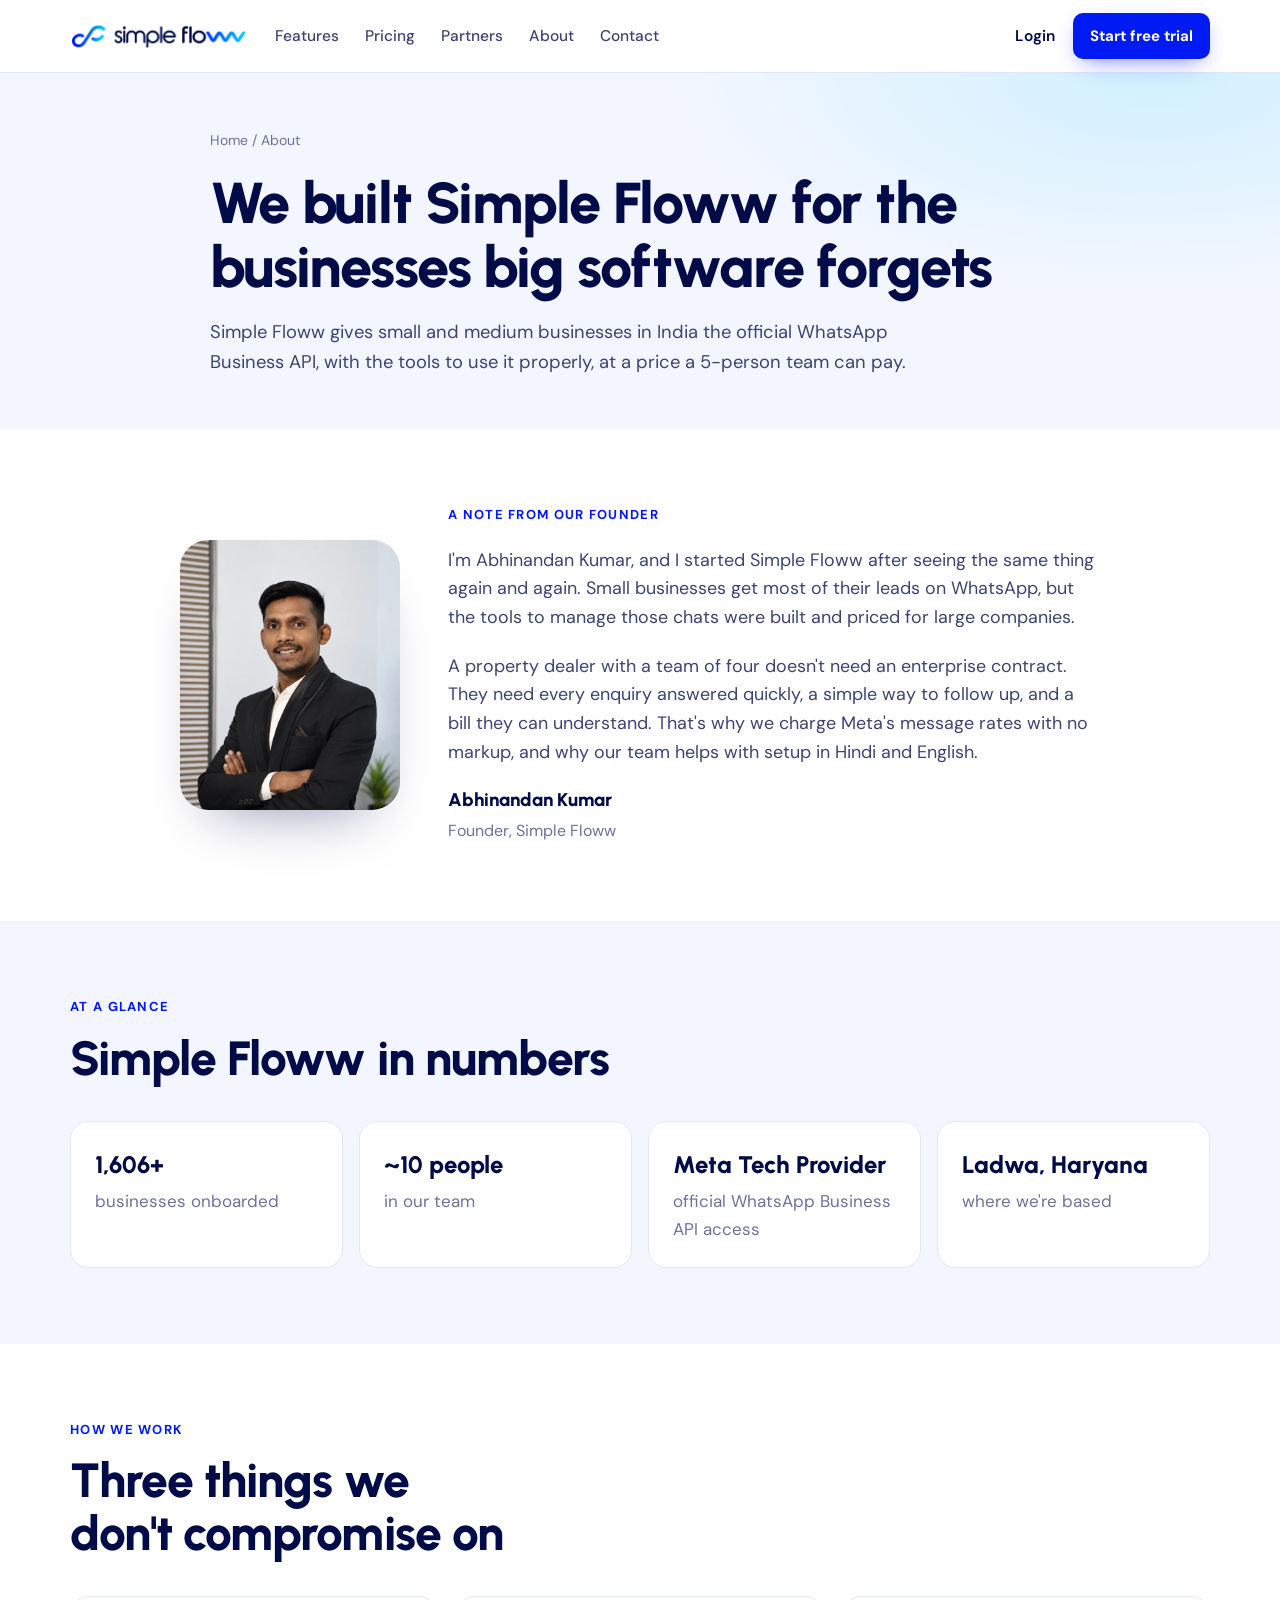
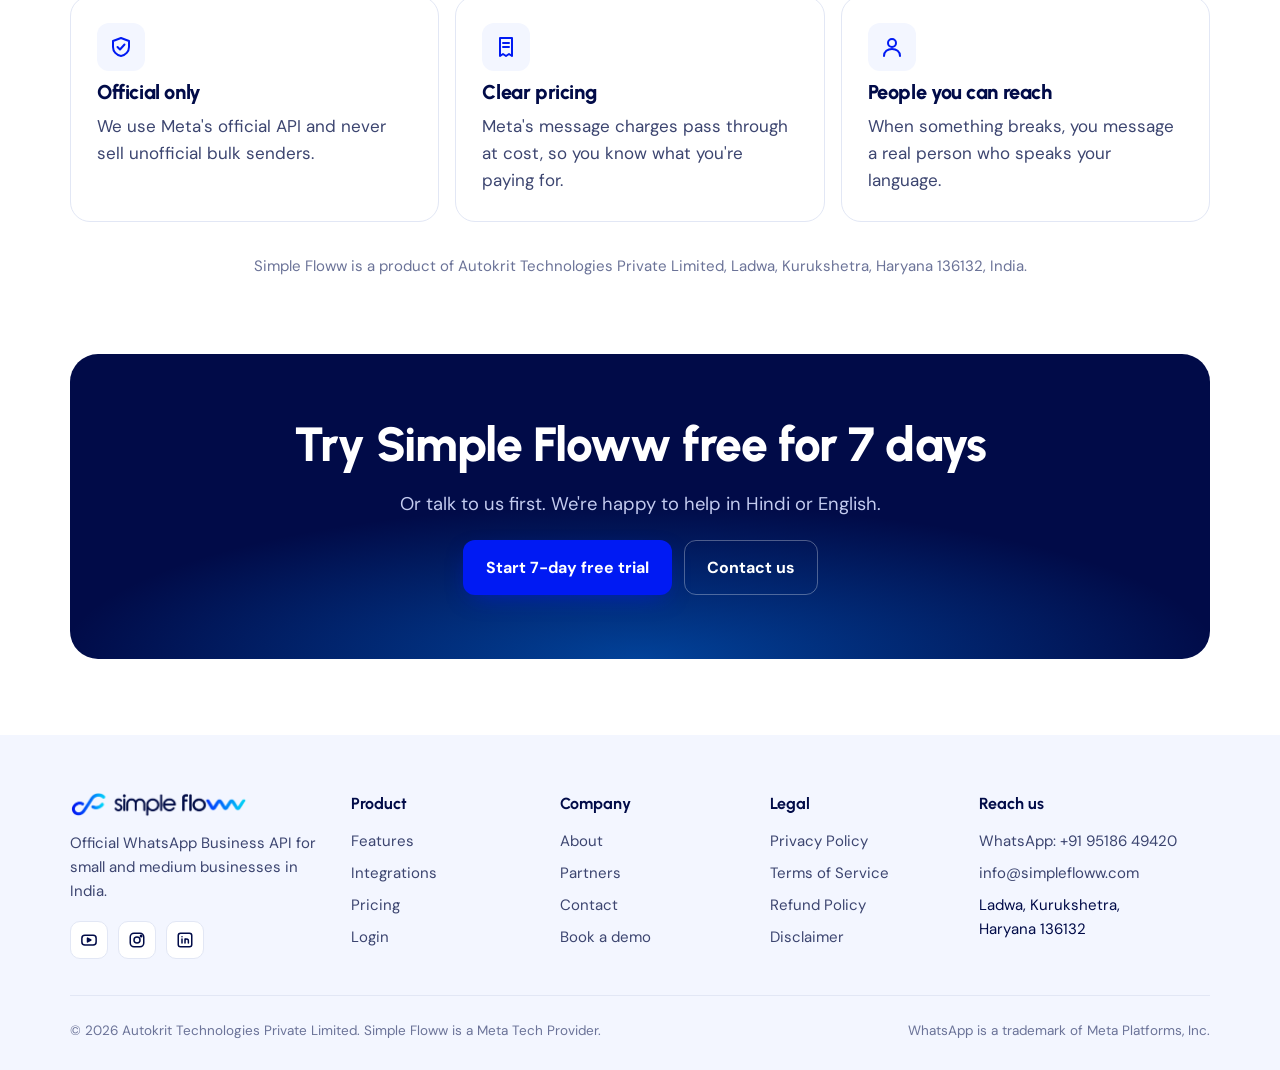
<file: about/index.html>
<!doctype html>
<html lang="en-IN">
<head>
<meta charset="utf-8">
<meta name="viewport" content="width=device-width, initial-scale=1, viewport-fit=cover">
<title>About Simple Floww | WhatsApp Automation for Indian SMEs</title>
<meta name="description" content="Simple Floww is built by Autokrit Technologies in Haryana to give small and medium businesses the official WhatsApp Business API at a fair price.">
<link rel="canonical" href="https://simplefloww.com/about">
<meta property="og:type" content="website">
<meta property="og:url" content="https://simplefloww.com/about">
<meta property="og:title" content="About Simple Floww | WhatsApp Automation for Indian SMEs">
<meta property="og:description" content="Simple Floww is built by Autokrit Technologies in Haryana to give small and medium businesses the official WhatsApp Business API at a fair price.">
<meta property="og:image" content="https://simplefloww.com/assets/og.png">
<meta name="twitter:card" content="summary_large_image">
<meta name="theme-color" content="#010b48">
<link rel="icon" type="image/png" href="/assets/favicon.png">
<link rel="apple-touch-icon" href="/assets/apple-touch-icon.png">
<link rel="preconnect" href="https://fonts.googleapis.com">
<link rel="preconnect" href="https://fonts.gstatic.com" crossorigin>
<link rel="stylesheet" href="https://fonts.googleapis.com/css2?family=Urbanist:wght@600;700;800&family=DM+Sans:opsz,wght@9..40,400;9..40,500;9..40,600;9..40,700&display=swap">
<link rel="stylesheet" href="/assets/style.css?v=7">
<script>document.documentElement.classList.add("js")</script>
<script src="/assets/site.js?v=6" defer></script>
<script type="application/ld+json">
{
  "@context": "https://schema.org",
  "@graph": [
    {
      "@type": "BreadcrumbList",
      "itemListElement": [
        {
          "@type": "ListItem",
          "position": 1,
          "name": "Home",
          "item": "https://simplefloww.com/"
        },
        {
          "@type": "ListItem",
          "position": 2,
          "name": "About",
          "item": "https://simplefloww.com/about"
        }
      ]
    },
    {
      "@type": "AboutPage",
      "name": "About Simple Floww",
      "about": {
        "@id": "https://simplefloww.com/#org"
      }
    },
    {
      "@type": "Person",
      "name": "Abhinandan Kumar",
      "jobTitle": "Founder",
      "image": "https://simplefloww.com/assets/founder.jpg",
      "worksFor": {
        "@id": "https://simplefloww.com/#org"
      }
    }
  ]
}
</script>
</head>
<body>

<header class="site-header">
  <nav class="wrap nav" aria-label="Main">
    <a class="brand" href="/" aria-label="Simple Floww home"><img src="/assets/logo.png" alt="Simple Floww" width="183" height="27"></a>
    <ul class="nav-links">
      <li><a href="/#features">Features</a></li>
      <li><a href="/pricing">Pricing</a></li>
      <li><a href="/partners">Partners</a></li>
      <li><a href="/about">About</a></li>
      <li><a href="/contact">Contact</a></li>
    </ul>
    <div class="nav-cta">
      <a class="login" href="/login/">Login</a>
      <a class="btn btn-pri btn-sm" href="/signup/">Start free trial</a>
      <details class="menu-toggle">
        <summary aria-label="Open menu"><svg width="20" height="20" viewBox="0 0 24 24" fill="none" stroke="currentColor" stroke-width="2" stroke-linecap="round"><path d="M4 7h16M4 12h16M4 17h16"/></svg></summary>
        <div class="panel">
          <a href="/#features">Features</a>
          <a href="/pricing">Pricing</a>
          <a href="/partners">Partners</a>
          <a href="/about">About</a>
          <a href="/contact">Contact</a>
          <a href="/login/">Login</a>
          <a class="btn btn-pri btn-sm" href="/signup/">Start free trial</a>
        </div>
      </details>
    </div>
  </nav>
</header>

<main>

<section class="page-hero">
  <div class="wrap">
    <span class="crumbs"><a href="/">Home</a> / About</span>
    <h1>We built Simple Floww for the businesses big software forgets</h1>
    <p class="lead">Simple Floww gives small and medium businesses in India the official WhatsApp Business API, with the tools to use it properly, at a price a 5-person team can pay.</p>
    
  </div>
</section>
<section>
  <div class="wrap founder">
    <img class="founder-photo" src="/assets/founder.jpg" alt="Abhinandan Kumar, Founder of Simple Floww" width="599" height="900" loading="lazy">
    <div class="story" style="margin:0">
      <span class="kicker">A note from our founder</span>
      <p>I'm Abhinandan Kumar, and I started Simple Floww after seeing the same thing again and again. Small businesses get most of their leads on WhatsApp, but the tools to manage those chats were built and priced for large companies.</p>
      <p>A property dealer with a team of four doesn't need an enterprise contract. They need every enquiry answered quickly, a simple way to follow up, and a bill they can understand. That's why we charge Meta's message rates with no markup, and why our team helps with setup in Hindi and English.</p>
      <span class="sig">Abhinandan Kumar<br><span style="font-family:var(--body);font-weight:400;color:var(--ink-3);font-size:1rem">Founder, Simple Floww</span></span>
    </div>
  </div>
</section>

<section class="features">
  <div class="wrap">
    <div class="sec-head"><span class="kicker">At a glance</span><h2 class="h2">Simple Floww in numbers</h2></div>
    <div class="facts">
      <div class="fact"><b>2,000+</b><span>businesses onboarded</span></div>
      <div class="fact"><b>~10 people</b><span>in our team</span></div>
      <div class="fact"><b>Meta Tech Provider</b><span>official WhatsApp Business API access</span></div>
      <div class="fact"><b>Ladwa, Haryana</b><span>where we're based</span></div>
    </div>
  </div>
</section>

<section>
  <div class="wrap">
    <div class="sec-head"><span class="kicker">How we work</span><h2 class="h2">Three things we don't compromise on</h2></div>
    <div class="tiles">
      <div class="tile"><span class="ic"><svg width="24" height="24" viewBox="0 0 24 24" fill="none" stroke="currentColor" stroke-width="2" stroke-linecap="round" stroke-linejoin="round"><path d="M12 3l8 3v6c0 4.5-3.4 8.3-8 9-4.6-.7-8-4.5-8-9V6z"/><path d="M8.5 12l2.5 2.5 4.5-5"/></svg></span><h3>Official only</h3><p>We use Meta's official API and never sell unofficial bulk senders.</p></div>
      <div class="tile"><span class="ic"><svg width="24" height="24" viewBox="0 0 24 24" fill="none" stroke="currentColor" stroke-width="2" stroke-linecap="round" stroke-linejoin="round"><path d="M6 3h12v18l-3-2-3 2-3-2-3 2z"/><path d="M9 8h6M9 12h6"/></svg></span><h3>Clear pricing</h3><p>Meta's message charges pass through at cost, so you know what you're paying for.</p></div>
      <div class="tile"><span class="ic"><svg width="24" height="24" viewBox="0 0 24 24" fill="none" stroke="currentColor" stroke-width="2" stroke-linecap="round" stroke-linejoin="round"><circle cx="12" cy="8" r="4"/><path d="M4 21c0-4.4 3.6-7 8-7s8 2.6 8 7"/></svg></span><h3>People you can reach</h3><p>When something breaks, you message a real person who speaks your language.</p></div>
    </div>
    <p class="legal-line">Simple Floww is a product of Autokrit Technologies Private Limited, Ladwa, Kurukshetra, Haryana 136132, India.</p>
  </div>
</section>

<section class="final">
  <div class="wrap">
    <div class="final-box">
      <h2 class="h2">Try Simple Floww free for 7 days</h2>
      <p>Or talk to us first. We're happy to help in Hindi or English.</p>
      <div class="hero-ctas" style="justify-content:center"><a class="btn btn-pri" href="/signup/">Start 7-day free trial</a><a class="btn btn-ghost" href="/contact">Contact us</a></div>
    </div>
  </div>
</section>
</main>

<footer class="site-footer">
  <div class="wrap">
    <div class="foot-grid">
      <div class="foot-brand">
        <img src="/assets/logo.png" alt="Simple Floww" width="183" height="27">
        <p>Official WhatsApp Business API for small and medium businesses in India.</p>
        <div class="socials">
          <a href="https://www.youtube.com/@simplefloww1" aria-label="YouTube"><svg width="18" height="18" viewBox="0 0 24 24" fill="none" stroke="currentColor" stroke-width="2" stroke-linejoin="round"><rect x="2.5" y="5.5" width="19" height="13" rx="4"/><path d="M10 9.5v5l4.5-2.5z" fill="currentColor"/></svg></a>
          <a href="https://www.instagram.com/simplefloww_official" aria-label="Instagram"><svg width="18" height="18" viewBox="0 0 24 24" fill="none" stroke="currentColor" stroke-width="2"><rect x="3" y="3" width="18" height="18" rx="5"/><circle cx="12" cy="12" r="4"/><circle cx="17.5" cy="6.5" r="1" fill="currentColor"/></svg></a>
          <a href="https://www.linkedin.com/company/simple-floww/" aria-label="LinkedIn"><svg width="18" height="18" viewBox="0 0 24 24" fill="none" stroke="currentColor" stroke-width="2" stroke-linecap="round"><rect x="3" y="3" width="18" height="18" rx="3"/><path d="M8 10.5V16M8 7.5v.01M12 16v-5.5M12 13c0-1.5 1-2.5 2.3-2.5S16.5 11.5 16.5 13v3"/></svg></a>
        </div>
      </div>
      <div><h4>Product</h4><ul><li><a href="/#features">Features</a></li><li><a href="/#integrations">Integrations</a></li><li><a href="/pricing">Pricing</a></li><li><a href="/login/">Login</a></li></ul></div>
      <div><h4>Company</h4><ul><li><a href="/about">About</a></li><li><a href="/partners">Partners</a></li><li><a href="/contact">Contact</a></li><li><a href="/contact">Book a demo</a></li></ul></div>
      <div><h4>Legal</h4><ul><li><a href="/privacy-policy">Privacy Policy</a></li><li><a href="/terms">Terms of Service</a></li><li><a href="/refund-policy">Refund Policy</a></li><li><a href="/disclaimer">Disclaimer</a></li></ul></div>
      <div><h4>Reach us</h4><ul><li><a href="https://wa.me/919518649420">WhatsApp: +91 95186 49420</a></li><li><a href="mailto:info@simplefloww.com">info@simplefloww.com</a></li><li>Ladwa, Kurukshetra,<br>Haryana 136132</li></ul></div>
    </div>
    <div class="foot-bottom">
      <span>© 2026 Autokrit Technologies Private Limited. Simple Floww is a Meta Tech Provider.</span>
      <span>WhatsApp is a trademark of Meta Platforms, Inc.</span>
    </div>
  </div>
</footer>

<!-- Simple Floww AI chat widget -->
<script async src="https://apiauto.simplefloww.com/api/v1/widget/embed.js" data-agent-id="6a717f08ba98f24c1cd20bc7"></script>
</body>
</html>
</file>
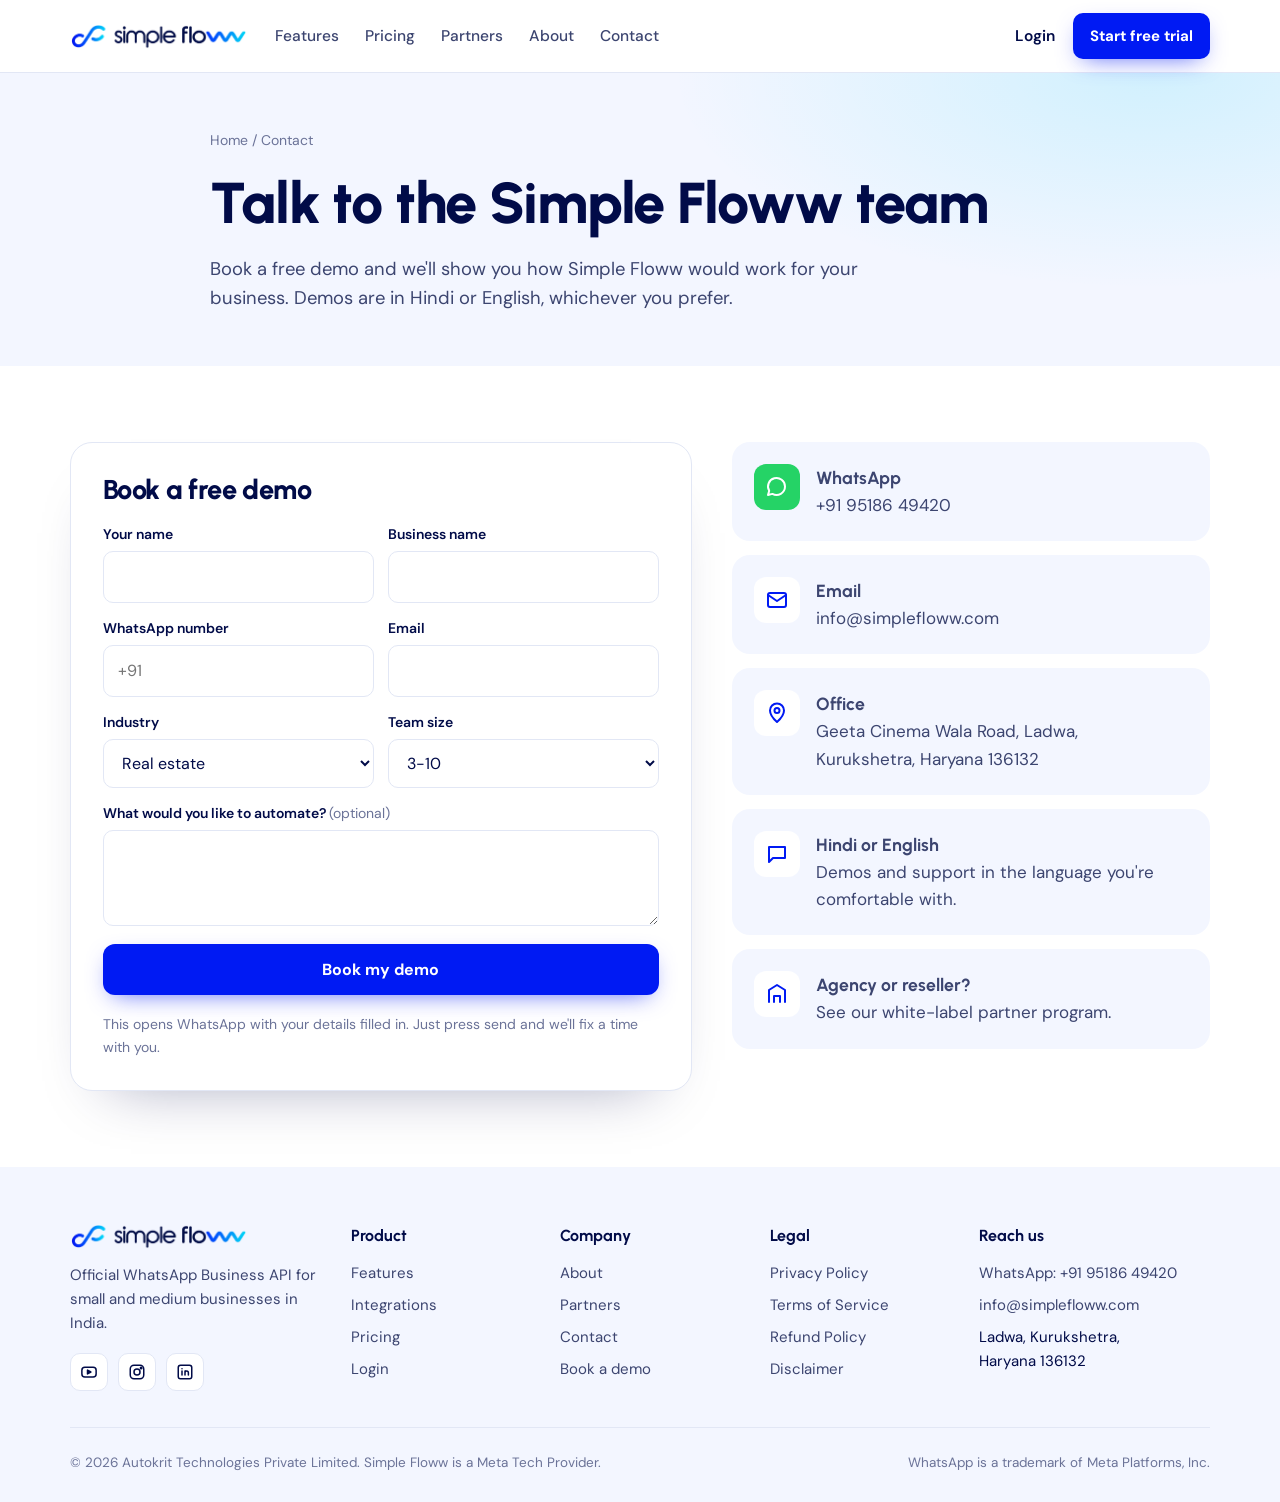
<file: contact/index.html>
<!doctype html>
<html lang="en-IN">
<head>
<meta charset="utf-8">
<meta name="viewport" content="width=device-width, initial-scale=1, viewport-fit=cover">
<title>Contact Simple Floww | Book a WhatsApp API Demo</title>
<meta name="description" content="Book a free demo of Simple Floww in Hindi or English, or message our team on WhatsApp. Based in Ladwa, Kurukshetra, Haryana.">
<link rel="canonical" href="https://simplefloww.com/contact">
<meta property="og:type" content="website">
<meta property="og:url" content="https://simplefloww.com/contact">
<meta property="og:title" content="Contact Simple Floww | Book a WhatsApp API Demo">
<meta property="og:description" content="Book a free demo of Simple Floww in Hindi or English, or message our team on WhatsApp. Based in Ladwa, Kurukshetra, Haryana.">
<meta property="og:image" content="https://simplefloww.com/assets/og.png">
<meta name="twitter:card" content="summary_large_image">
<meta name="theme-color" content="#010b48">
<link rel="icon" type="image/png" href="/assets/favicon.png">
<link rel="apple-touch-icon" href="/assets/apple-touch-icon.png">
<link rel="preconnect" href="https://fonts.googleapis.com">
<link rel="preconnect" href="https://fonts.gstatic.com" crossorigin>
<link rel="stylesheet" href="https://fonts.googleapis.com/css2?family=Urbanist:wght@600;700;800&family=DM+Sans:opsz,wght@9..40,400;9..40,500;9..40,600;9..40,700&display=swap">
<link rel="stylesheet" href="/assets/style.css?v=7">
<script>document.documentElement.classList.add("js")</script>
<script src="/assets/site.js?v=6" defer></script>
<script type="application/ld+json">
{
  "@context": "https://schema.org",
  "@graph": [
    {
      "@type": "BreadcrumbList",
      "itemListElement": [
        {
          "@type": "ListItem",
          "position": 1,
          "name": "Home",
          "item": "https://simplefloww.com/"
        },
        {
          "@type": "ListItem",
          "position": 2,
          "name": "Contact",
          "item": "https://simplefloww.com/contact"
        }
      ]
    },
    {
      "@type": "ContactPage",
      "name": "Contact Simple Floww",
      "about": {
        "@id": "https://simplefloww.com/#org"
      }
    },
    {
      "@type": "LocalBusiness",
      "name": "Simple Floww",
      "parentOrganization": {
        "@id": "https://simplefloww.com/#org"
      },
      "telephone": "+91-9518649420",
      "address": {
        "@type": "PostalAddress",
        "addressLocality": "Ladwa",
        "addressRegion": "Haryana",
        "postalCode": "136132",
        "addressCountry": "IN"
      }
    }
  ]
}
</script>
</head>
<body>

<header class="site-header">
  <nav class="wrap nav" aria-label="Main">
    <a class="brand" href="/" aria-label="Simple Floww home"><img src="/assets/logo.png" alt="Simple Floww" width="183" height="27"></a>
    <ul class="nav-links">
      <li><a href="/#features">Features</a></li>
      <li><a href="/pricing">Pricing</a></li>
      <li><a href="/partners">Partners</a></li>
      <li><a href="/about">About</a></li>
      <li><a href="/contact">Contact</a></li>
    </ul>
    <div class="nav-cta">
      <a class="login" href="/login/">Login</a>
      <a class="btn btn-pri btn-sm" href="/signup/">Start free trial</a>
      <details class="menu-toggle">
        <summary aria-label="Open menu"><svg width="20" height="20" viewBox="0 0 24 24" fill="none" stroke="currentColor" stroke-width="2" stroke-linecap="round"><path d="M4 7h16M4 12h16M4 17h16"/></svg></summary>
        <div class="panel">
          <a href="/#features">Features</a>
          <a href="/pricing">Pricing</a>
          <a href="/partners">Partners</a>
          <a href="/about">About</a>
          <a href="/contact">Contact</a>
          <a href="/login/">Login</a>
          <a class="btn btn-pri btn-sm" href="/signup/">Start free trial</a>
        </div>
      </details>
    </div>
  </nav>
</header>

<main>

<section class="page-hero">
  <div class="wrap">
    <span class="crumbs"><a href="/">Home</a> / Contact</span>
    <h1>Talk to the Simple Floww team</h1>
    <p class="lead">Book a free demo and we'll show you how Simple Floww would work for your business. Demos are in Hindi or English, whichever you prefer.</p>
    
  </div>
</section>
<section>
  <div class="wrap contact-grid">
    <form class="form-card" id="demo-form" novalidate>
      <h2>Book a free demo</h2>
      <div class="fields">
        <div class="field"><label for="f-name">Your name</label><input id="f-name" name="name" autocomplete="name" required></div>
        <div class="field"><label for="f-biz">Business name</label><input id="f-biz" name="business" autocomplete="organization" required></div>
        <div class="field"><label for="f-phone">WhatsApp number</label><input id="f-phone" name="phone" type="tel" inputmode="tel" autocomplete="tel" placeholder="+91" required></div>
        <div class="field"><label for="f-email">Email</label><input id="f-email" name="email" type="email" autocomplete="email"></div>
        <div class="field"><label for="f-ind">Industry</label>
          <select id="f-ind" name="industry"><option>Real estate</option><option>Travel</option><option>Marketing agency</option><option>Online store</option><option>B2B business</option><option>Other</option></select></div>
        <div class="field"><label for="f-size">Team size</label>
          <select id="f-size" name="team"><option>1-2</option><option selected>3-10</option><option>11-50</option><option>50+</option></select></div>
        <div class="field full"><label for="f-msg">What would you like to automate? <span style="color:var(--ink-3);font-weight:400">(optional)</span></label><textarea id="f-msg" name="message"></textarea></div>
      </div>
      <button class="btn btn-pri" type="submit">Book my demo</button>
      <p class="form-note">This opens WhatsApp with your details filled in. Just press send and we'll fix a time with you.</p>
      <p class="form-done" id="form-done" hidden>Thanks. Send the WhatsApp message and we'll get back to you within one working day.</p>
    </form>

    <div class="reach">
      <a class="reach-card" href="https://wa.me/919518649420"><span class="ic wa"><svg width="24" height="24" viewBox="0 0 24 24" fill="none" stroke="currentColor" stroke-width="2" stroke-linecap="round" stroke-linejoin="round"><path d="M20 11.5a8.5 8.5 0 0 1-12.6 7.4L3 20l1.2-4.2A8.5 8.5 0 1 1 20 11.5z"/></svg></span><span><b>WhatsApp</b><span>+91 95186 49420</span></span></a>
      <a class="reach-card" href="mailto:info@simplefloww.com"><span class="ic"><svg width="24" height="24" viewBox="0 0 24 24" fill="none" stroke="currentColor" stroke-width="2" stroke-linecap="round" stroke-linejoin="round"><rect x="3" y="5" width="18" height="14" rx="2"/><path d="M3 7l9 6 9-6"/></svg></span><span><b>Email</b><span>info@simplefloww.com</span></span></a>
      <div class="reach-card"><span class="ic"><svg width="24" height="24" viewBox="0 0 24 24" fill="none" stroke="currentColor" stroke-width="2" stroke-linecap="round" stroke-linejoin="round"><path d="M12 21s-7-6.2-7-11.5a7 7 0 0 1 14 0C19 14.8 12 21 12 21z"/><circle cx="12" cy="9.5" r="2.5"/></svg></span><span><b>Office</b><span>Geeta Cinema Wala Road, Ladwa,<br>Kurukshetra, Haryana 136132</span></span></div>
      <div class="reach-card"><span class="ic"><svg width="24" height="24" viewBox="0 0 24 24" fill="none" stroke="currentColor" stroke-width="2" stroke-linecap="round" stroke-linejoin="round"><path d="M4 5h16v11H8l-4 4z"/></svg></span><span><b>Hindi or English</b><span>Demos and support in the language you're comfortable with.</span></span></div>
      <a class="reach-card" href="/partners"><span class="ic"><svg width="24" height="24" viewBox="0 0 24 24" fill="none" stroke="currentColor" stroke-width="2" stroke-linecap="round" stroke-linejoin="round"><path d="M4 20V8l8-5 8 5v12"/><path d="M9 20v-6h6v6"/></svg></span><span><b>Agency or reseller?</b><span>See our white-label partner program.</span></span></a>
    </div>
  </div>
</section>

<script>
  // Static site: send the demo request to the team's WhatsApp with the details filled in.
  const form = document.getElementById('demo-form');
  const topic = new URLSearchParams(location.search).get('topic');
  const intros = {
    whitelabel: 'Hi, I want to know about the white-label program.',
    reseller: 'Hi, I want to become a Simple Floww reseller.',
    partner: 'Hi, I want to know about your partner programs.',
  };
  if (intros[topic]) document.getElementById('f-ind').value = 'Marketing agency';
  form.addEventListener('submit', (e) => {
    e.preventDefault();
    if (!form.reportValidity()) return;
    const d = new FormData(form);
    const lines = [
      intros[topic] || 'Hi, I want to book a Simple Floww demo.',
      'Name: ' + d.get('name'),
      'Business: ' + d.get('business'),
      'WhatsApp: ' + d.get('phone'),
      d.get('email') ? 'Email: ' + d.get('email') : '',
      'Industry: ' + d.get('industry'),
      'Team size: ' + d.get('team'),
      d.get('message') ? 'Wants to automate: ' + d.get('message') : '',
    ].filter(Boolean);
    window.open('https://wa.me/919518649420?text=' + encodeURIComponent(lines.join('\n')), '_blank', 'noopener');
    document.getElementById('form-done').hidden = false;
  });
</script>
</main>

<footer class="site-footer">
  <div class="wrap">
    <div class="foot-grid">
      <div class="foot-brand">
        <img src="/assets/logo.png" alt="Simple Floww" width="183" height="27">
        <p>Official WhatsApp Business API for small and medium businesses in India.</p>
        <div class="socials">
          <a href="https://www.youtube.com/@simplefloww1" aria-label="YouTube"><svg width="18" height="18" viewBox="0 0 24 24" fill="none" stroke="currentColor" stroke-width="2" stroke-linejoin="round"><rect x="2.5" y="5.5" width="19" height="13" rx="4"/><path d="M10 9.5v5l4.5-2.5z" fill="currentColor"/></svg></a>
          <a href="https://www.instagram.com/simplefloww_official" aria-label="Instagram"><svg width="18" height="18" viewBox="0 0 24 24" fill="none" stroke="currentColor" stroke-width="2"><rect x="3" y="3" width="18" height="18" rx="5"/><circle cx="12" cy="12" r="4"/><circle cx="17.5" cy="6.5" r="1" fill="currentColor"/></svg></a>
          <a href="https://www.linkedin.com/company/simple-floww/" aria-label="LinkedIn"><svg width="18" height="18" viewBox="0 0 24 24" fill="none" stroke="currentColor" stroke-width="2" stroke-linecap="round"><rect x="3" y="3" width="18" height="18" rx="3"/><path d="M8 10.5V16M8 7.5v.01M12 16v-5.5M12 13c0-1.5 1-2.5 2.3-2.5S16.5 11.5 16.5 13v3"/></svg></a>
        </div>
      </div>
      <div><h4>Product</h4><ul><li><a href="/#features">Features</a></li><li><a href="/#integrations">Integrations</a></li><li><a href="/pricing">Pricing</a></li><li><a href="/login/">Login</a></li></ul></div>
      <div><h4>Company</h4><ul><li><a href="/about">About</a></li><li><a href="/partners">Partners</a></li><li><a href="/contact">Contact</a></li><li><a href="/contact">Book a demo</a></li></ul></div>
      <div><h4>Legal</h4><ul><li><a href="/privacy-policy">Privacy Policy</a></li><li><a href="/terms">Terms of Service</a></li><li><a href="/refund-policy">Refund Policy</a></li><li><a href="/disclaimer">Disclaimer</a></li></ul></div>
      <div><h4>Reach us</h4><ul><li><a href="https://wa.me/919518649420">WhatsApp: +91 95186 49420</a></li><li><a href="mailto:info@simplefloww.com">info@simplefloww.com</a></li><li>Ladwa, Kurukshetra,<br>Haryana 136132</li></ul></div>
    </div>
    <div class="foot-bottom">
      <span>© 2026 Autokrit Technologies Private Limited. Simple Floww is a Meta Tech Provider.</span>
      <span>WhatsApp is a trademark of Meta Platforms, Inc.</span>
    </div>
  </div>
</footer>

<!-- Simple Floww AI chat widget -->
<script async src="https://apiauto.simplefloww.com/api/v1/widget/embed.js" data-agent-id="6a717f08ba98f24c1cd20bc7"></script>
</body>
</html>
</file>
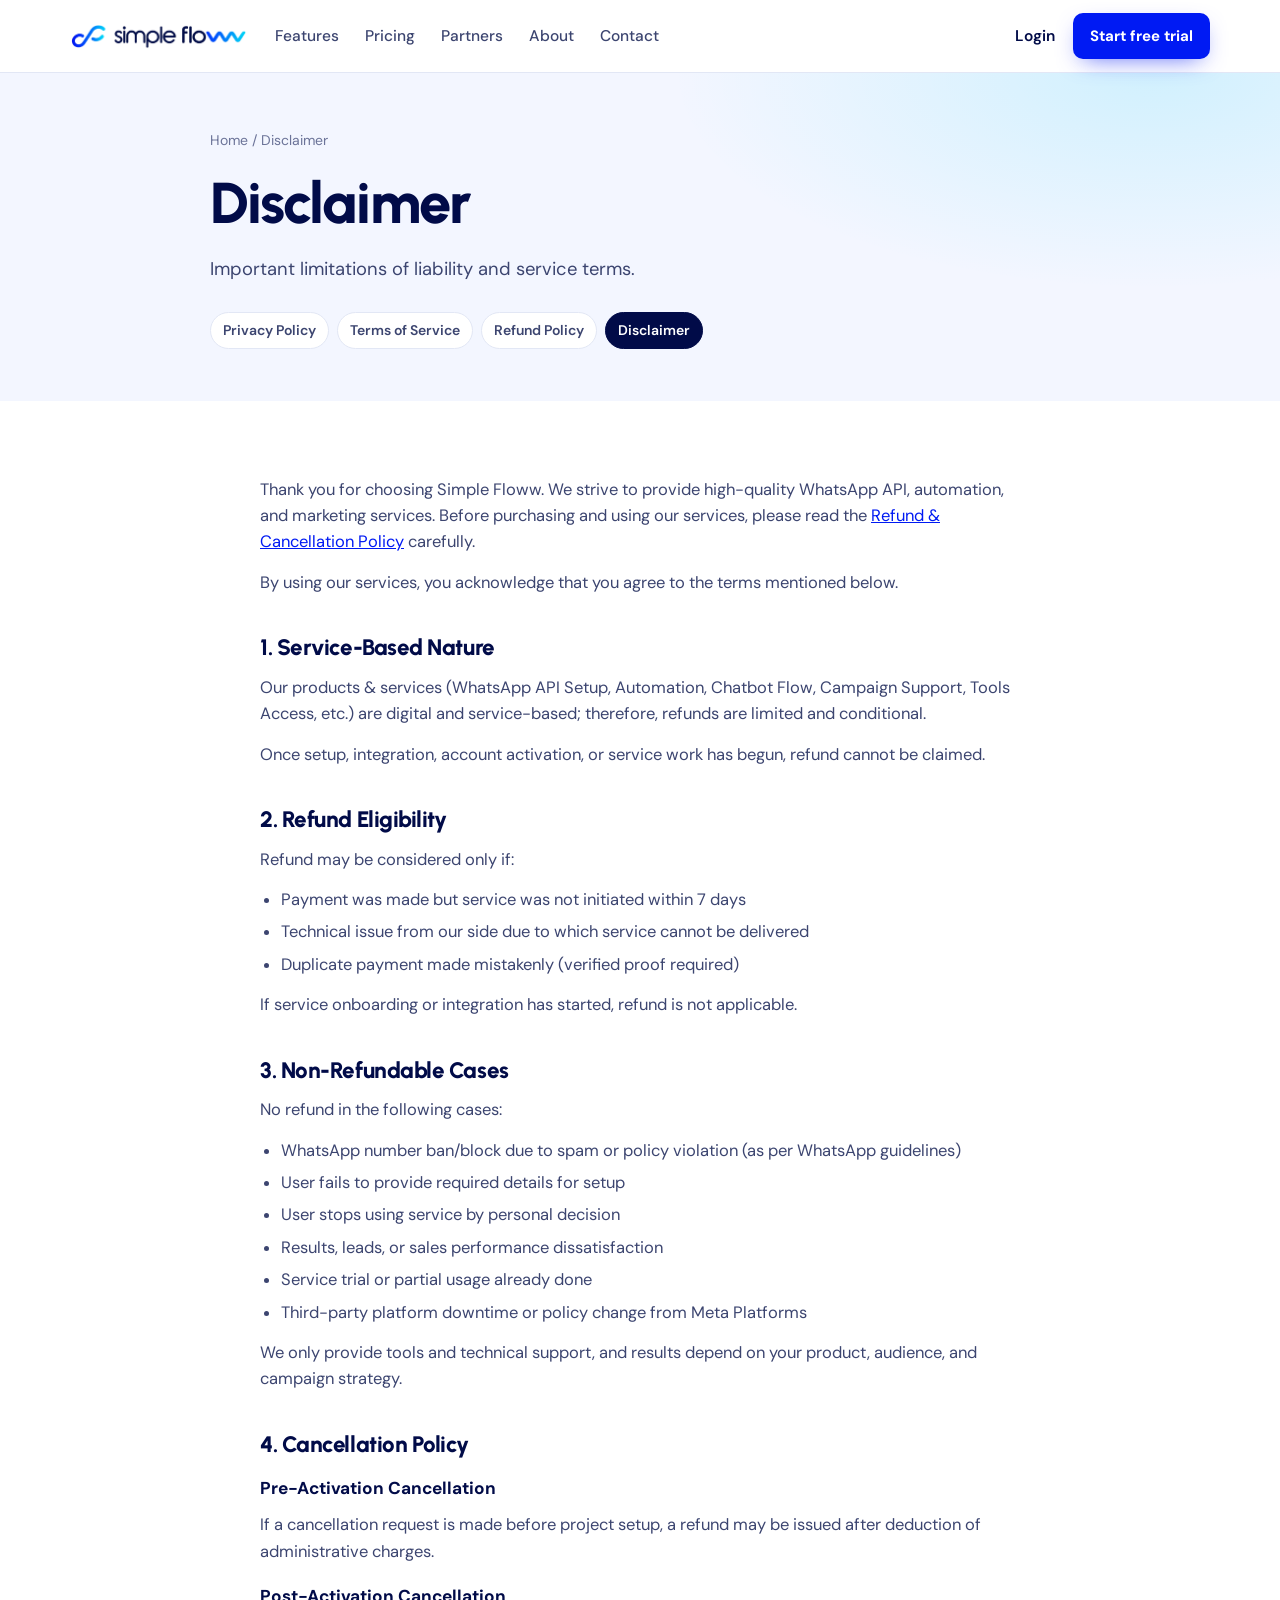
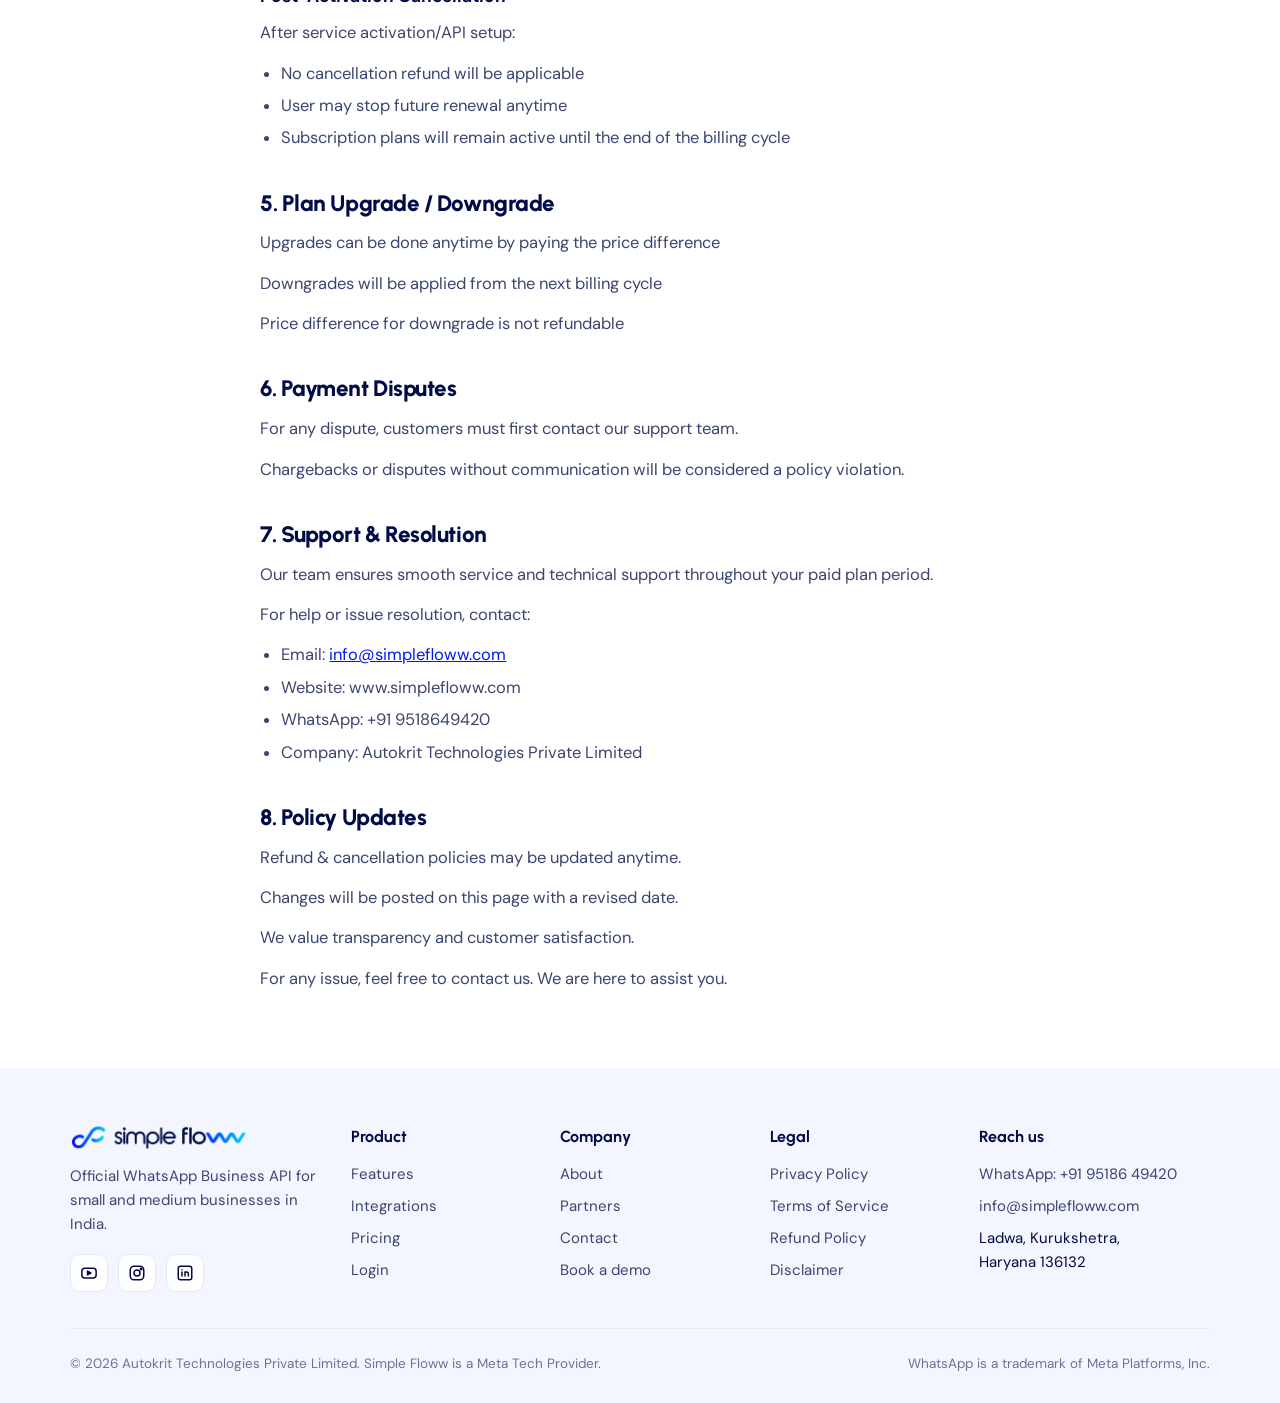
<file: disclaimer/index.html>
<!doctype html>
<html lang="en-IN">
<head>
<meta charset="utf-8">
<meta name="viewport" content="width=device-width, initial-scale=1, viewport-fit=cover">
<title>Disclaimer | Simple Floww</title>
<meta name="description" content="Important limitations of liability and service terms. Disclaimer of Simple Floww, by Autokrit Technologies Private Limited.">
<link rel="canonical" href="https://simplefloww.com/disclaimer">
<meta property="og:type" content="website">
<meta property="og:url" content="https://simplefloww.com/disclaimer">
<meta property="og:title" content="Disclaimer | Simple Floww">
<meta property="og:description" content="Important limitations of liability and service terms. Disclaimer of Simple Floww, by Autokrit Technologies Private Limited.">
<meta property="og:image" content="https://simplefloww.com/assets/og.png">
<meta name="twitter:card" content="summary_large_image">
<meta name="theme-color" content="#010b48">
<link rel="icon" type="image/png" href="/assets/favicon.png">
<link rel="apple-touch-icon" href="/assets/apple-touch-icon.png">
<link rel="preconnect" href="https://fonts.googleapis.com">
<link rel="preconnect" href="https://fonts.gstatic.com" crossorigin>
<link rel="stylesheet" href="https://fonts.googleapis.com/css2?family=Urbanist:wght@600;700;800&family=DM+Sans:opsz,wght@9..40,400;9..40,500;9..40,600;9..40,700&display=swap">
<link rel="stylesheet" href="/assets/style.css?v=7">
<script>document.documentElement.classList.add("js")</script>
<script src="/assets/site.js?v=6" defer></script>
<script type="application/ld+json">
{
  "@context": "https://schema.org",
  "@graph": [
    {
      "@type": "BreadcrumbList",
      "itemListElement": [
        {
          "@type": "ListItem",
          "position": 1,
          "name": "Home",
          "item": "https://simplefloww.com/"
        },
        {
          "@type": "ListItem",
          "position": 2,
          "name": "Disclaimer",
          "item": "https://simplefloww.com/disclaimer"
        }
      ]
    },
    {
      "@type": "WebPage",
      "name": "Simple Floww Disclaimer",
      "publisher": {
        "@id": "https://simplefloww.com/#org"
      }
    }
  ]
}
</script>
</head>
<body>

<header class="site-header">
  <nav class="wrap nav" aria-label="Main">
    <a class="brand" href="/" aria-label="Simple Floww home"><img src="/assets/logo.png" alt="Simple Floww" width="183" height="27"></a>
    <ul class="nav-links">
      <li><a href="/#features">Features</a></li>
      <li><a href="/pricing">Pricing</a></li>
      <li><a href="/partners">Partners</a></li>
      <li><a href="/about">About</a></li>
      <li><a href="/contact">Contact</a></li>
    </ul>
    <div class="nav-cta">
      <a class="login" href="/login/">Login</a>
      <a class="btn btn-pri btn-sm" href="/signup/">Start free trial</a>
      <details class="menu-toggle">
        <summary aria-label="Open menu"><svg width="20" height="20" viewBox="0 0 24 24" fill="none" stroke="currentColor" stroke-width="2" stroke-linecap="round"><path d="M4 7h16M4 12h16M4 17h16"/></svg></summary>
        <div class="panel">
          <a href="/#features">Features</a>
          <a href="/pricing">Pricing</a>
          <a href="/partners">Partners</a>
          <a href="/about">About</a>
          <a href="/contact">Contact</a>
          <a href="/login/">Login</a>
          <a class="btn btn-pri btn-sm" href="/signup/">Start free trial</a>
        </div>
      </details>
    </div>
  </nav>
</header>

<main>

<section class="page-hero">
  <div class="wrap">
    <span class="crumbs"><a href="/">Home</a> / Disclaimer</span>
    <h1>Disclaimer</h1>
    <p class="lead">Important limitations of liability and service terms.</p>
    
    <nav class="legal-nav" aria-label="Legal pages"><a href="/privacy-policy">Privacy Policy</a><a href="/terms">Terms of Service</a><a href="/refund-policy">Refund Policy</a><a href="/disclaimer" aria-current="page">Disclaimer</a></nav>
  </div>
</section>
<section>
  <div class="wrap">
    <article class="legal-doc">
<p>Thank you for choosing Simple Floww. We strive to provide high-quality WhatsApp API, automation, and marketing services. Before purchasing and using our services, please read the <a href="/refund-policy">Refund &amp; Cancellation Policy</a> carefully.</p>
<p>By using our services, you acknowledge that you agree to the terms mentioned below.</p>
<h2>1. Service-Based Nature</h2>
<p>Our products &amp; services (WhatsApp API Setup, Automation, Chatbot Flow, Campaign Support, Tools Access, etc.) are digital and service-based; therefore, refunds are limited and conditional.</p>
<p>Once setup, integration, account activation, or service work has begun, refund cannot be claimed.</p>
<h2>2. Refund Eligibility</h2>
<p>Refund may be considered only if:</p>
<ul>
<li>Payment was made but service was not initiated within 7 days</li>
<li>Technical issue from our side due to which service cannot be delivered</li>
<li>Duplicate payment made mistakenly (verified proof required)</li>
</ul>
<p>If service onboarding or integration has started, refund is not applicable.</p>
<h2>3. Non-Refundable Cases</h2>
<p>No refund in the following cases:</p>
<ul>
<li>WhatsApp number ban/block due to spam or policy violation (as per WhatsApp guidelines)</li>
<li>User fails to provide required details for setup</li>
<li>User stops using service by personal decision</li>
<li>Results, leads, or sales performance dissatisfaction</li>
<li>Service trial or partial usage already done</li>
<li>Third-party platform downtime or policy change from Meta Platforms</li>
</ul>
<p>We only provide tools and technical support, and results depend on your product, audience, and campaign strategy.</p>
<h2>4. Cancellation Policy</h2>
<h3>Pre-Activation Cancellation</h3>
<p>If a cancellation request is made before project setup, a refund may be issued after deduction of administrative charges.</p>
<h3>Post-Activation Cancellation</h3>
<p>After service activation/API setup:</p>
<ul>
<li>No cancellation refund will be applicable</li>
<li>User may stop future renewal anytime</li>
<li>Subscription plans will remain active until the end of the billing cycle</li>
</ul>
<h2>5. Plan Upgrade / Downgrade</h2>
<p>Upgrades can be done anytime by paying the price difference</p>
<p>Downgrades will be applied from the next billing cycle</p>
<p>Price difference for downgrade is not refundable</p>
<h2>6. Payment Disputes</h2>
<p>For any dispute, customers must first contact our support team.</p>
<p>Chargebacks or disputes without communication will be considered a policy violation.</p>
<h2>7. Support &amp; Resolution</h2>
<p>Our team ensures smooth service and technical support throughout your paid plan period.</p>
<p>For help or issue resolution, contact:</p>
<ul>
<li>Email: <a href="mailto:info@simplefloww.com">info@simplefloww.com</a></li>
<li>Website: www.simplefloww.com</li>
<li>WhatsApp: +91 9518649420</li>
<li>Company: Autokrit Technologies Private Limited</li>
</ul>
<h2>8. Policy Updates</h2>
<p>Refund &amp; cancellation policies may be updated anytime.</p>
<p>Changes will be posted on this page with a revised date.</p>
<p>We value transparency and customer satisfaction.</p>
<p>For any issue, feel free to contact us. We are here to assist you.</p>
    </article>
  </div>
</section>
</main>

<footer class="site-footer">
  <div class="wrap">
    <div class="foot-grid">
      <div class="foot-brand">
        <img src="/assets/logo.png" alt="Simple Floww" width="183" height="27">
        <p>Official WhatsApp Business API for small and medium businesses in India.</p>
        <div class="socials">
          <a href="https://www.youtube.com/@simplefloww1" aria-label="YouTube"><svg width="18" height="18" viewBox="0 0 24 24" fill="none" stroke="currentColor" stroke-width="2" stroke-linejoin="round"><rect x="2.5" y="5.5" width="19" height="13" rx="4"/><path d="M10 9.5v5l4.5-2.5z" fill="currentColor"/></svg></a>
          <a href="https://www.instagram.com/simplefloww_official" aria-label="Instagram"><svg width="18" height="18" viewBox="0 0 24 24" fill="none" stroke="currentColor" stroke-width="2"><rect x="3" y="3" width="18" height="18" rx="5"/><circle cx="12" cy="12" r="4"/><circle cx="17.5" cy="6.5" r="1" fill="currentColor"/></svg></a>
          <a href="https://www.linkedin.com/company/simple-floww/" aria-label="LinkedIn"><svg width="18" height="18" viewBox="0 0 24 24" fill="none" stroke="currentColor" stroke-width="2" stroke-linecap="round"><rect x="3" y="3" width="18" height="18" rx="3"/><path d="M8 10.5V16M8 7.5v.01M12 16v-5.5M12 13c0-1.5 1-2.5 2.3-2.5S16.5 11.5 16.5 13v3"/></svg></a>
        </div>
      </div>
      <div><h4>Product</h4><ul><li><a href="/#features">Features</a></li><li><a href="/#integrations">Integrations</a></li><li><a href="/pricing">Pricing</a></li><li><a href="/login/">Login</a></li></ul></div>
      <div><h4>Company</h4><ul><li><a href="/about">About</a></li><li><a href="/partners">Partners</a></li><li><a href="/contact">Contact</a></li><li><a href="/contact">Book a demo</a></li></ul></div>
      <div><h4>Legal</h4><ul><li><a href="/privacy-policy">Privacy Policy</a></li><li><a href="/terms">Terms of Service</a></li><li><a href="/refund-policy">Refund Policy</a></li><li><a href="/disclaimer">Disclaimer</a></li></ul></div>
      <div><h4>Reach us</h4><ul><li><a href="https://wa.me/919518649420">WhatsApp: +91 95186 49420</a></li><li><a href="mailto:info@simplefloww.com">info@simplefloww.com</a></li><li>Ladwa, Kurukshetra,<br>Haryana 136132</li></ul></div>
    </div>
    <div class="foot-bottom">
      <span>© 2026 Autokrit Technologies Private Limited. Simple Floww is a Meta Tech Provider.</span>
      <span>WhatsApp is a trademark of Meta Platforms, Inc.</span>
    </div>
  </div>
</footer>

<!-- Simple Floww AI chat widget -->
<script async src="https://apiauto.simplefloww.com/api/v1/widget/embed.js" data-agent-id="6a717f08ba98f24c1cd20bc7"></script>
</body>
</html>
</file>
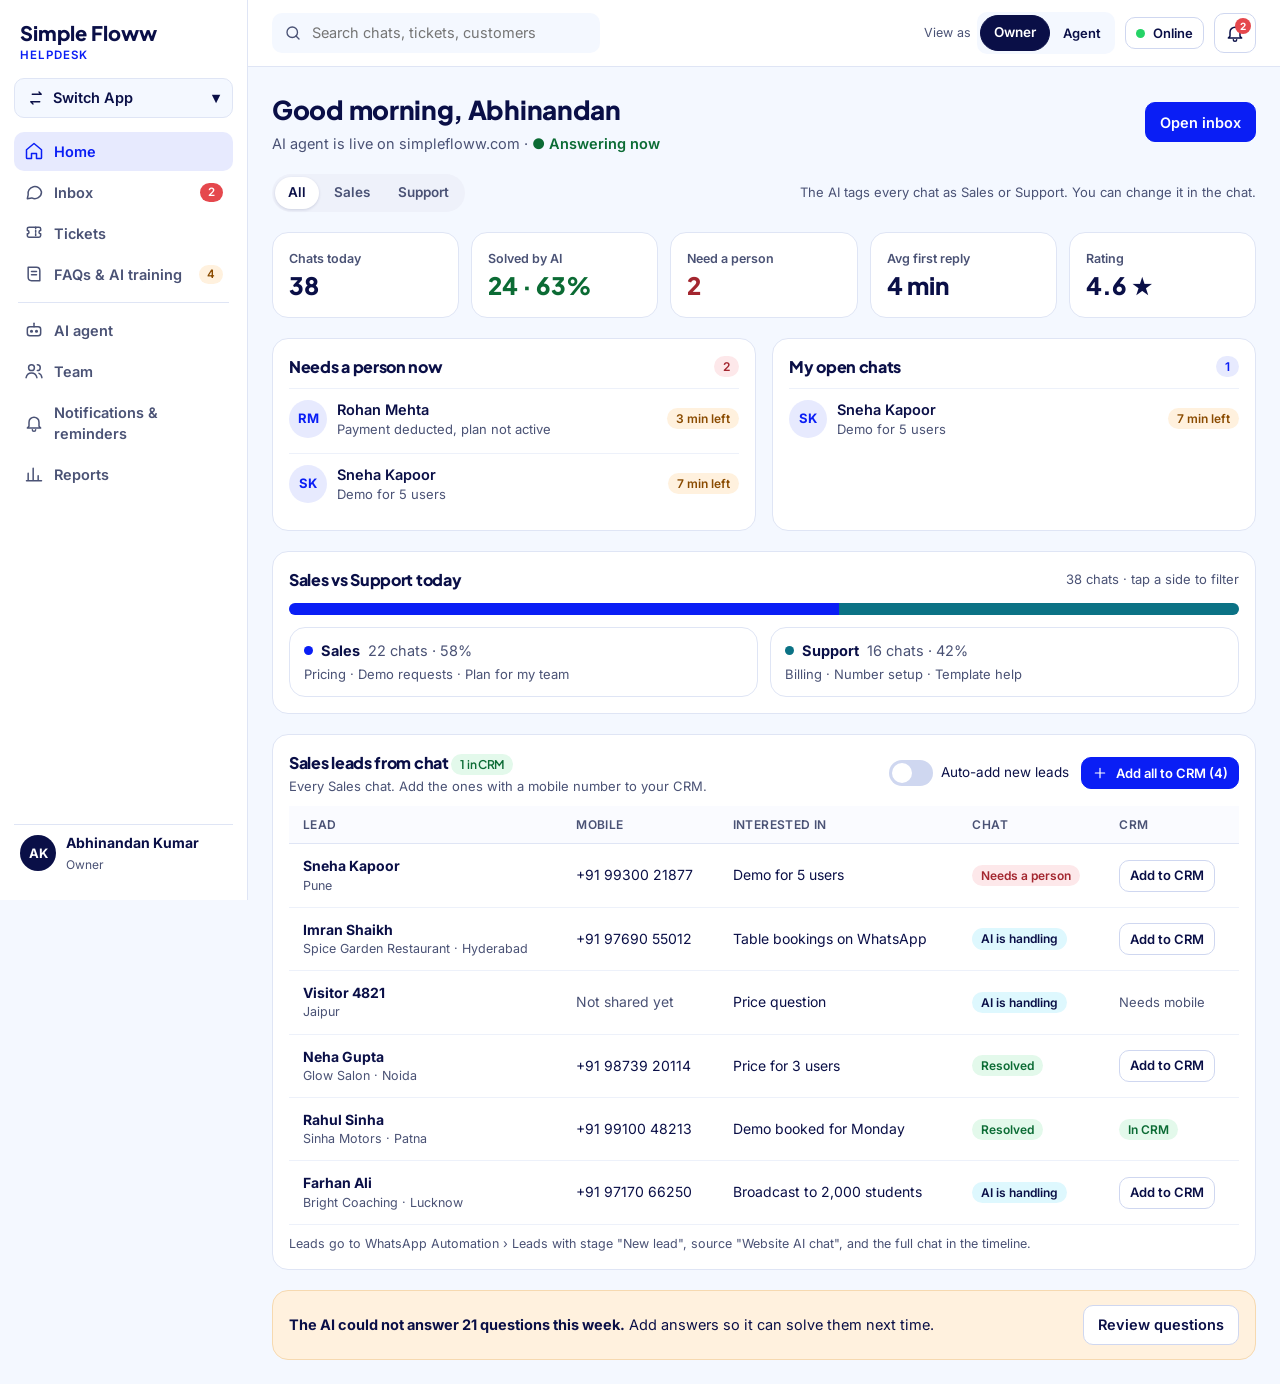
<file: helpdesk/index.html>
<!doctype html>
<html lang="en">
<head>
<meta charset="utf-8">
<meta name="viewport" content="width=device-width, initial-scale=1, viewport-fit=cover">
<meta name="robots" content="noindex">
<link rel="icon" type="image/png" href="/assets/favicon.png">
</head>
<body>
<title>Simple Floww Helpdesk</title>
<link rel="preconnect" href="https://fonts.googleapis.com">
<link rel="preconnect" href="https://fonts.gstatic.com" crossorigin>
<link rel="stylesheet" href="https://fonts.googleapis.com/css2?family=Plus+Jakarta+Sans:wght@600;700;800&family=Inter:wght@400;500;600;700&display=swap">
<style>
:root{
  --navy:#0a0f47; --blue:#0a1ef5; --cyan:#06d6fa; --green:#25d366;
  --cloud:#f4f8ff; --line:#dfe5f5; --line2:#edf1fa; --slate:#4a5275; --tint:#e7eafe; --tint2:#def8fe;
  --warn-bg:#fff1de; --warn:#8a4b00; --bad-bg:#fde8ea; --bad:#a3262f; --ok-bg:#e3f9eb; --ok:#0b6b34;
  --f-display:"Plus Jakarta Sans","Helvetica Neue",Arial,sans-serif; --f-body:Inter,"Helvetica Neue",Arial,sans-serif;
  color-scheme:light;
}
*{box-sizing:border-box}
html,body{margin:0;background:var(--cloud)}
body{font-family:var(--f-body);color:var(--navy);font-size:14.5px;line-height:1.45}
button,input,select,textarea{font:inherit;color:inherit}
button{cursor:pointer}
:focus-visible{outline:2px solid var(--blue);outline-offset:2px}
.h{font-family:var(--f-display);margin:0;font-weight:800;letter-spacing:-.3px}
h1.h{font-size:26px}
.muted{color:var(--slate)}
.row{display:flex;align-items:center;gap:10px;flex-wrap:wrap}
.stack{display:flex;flex-direction:column}
.card{background:#fff;border:1px solid var(--line);border-radius:16px}
.btn{border:1px solid #cfd7f0;background:#fff;border-radius:10px;min-height:40px;padding:0 14px;font-weight:600;display:inline-flex;align-items:center;justify-content:center;gap:8px;white-space:nowrap}
.btn:hover{border-color:#b3bfe6}
.btn-p{background:var(--blue);border-color:var(--blue);color:#fff}.btn-p:hover{background:#0816c4}
.btn-g{background:var(--green);border-color:var(--green);color:var(--navy)}
.btn-q{border-color:transparent;background:transparent}
.btn-sm{min-height:32px;padding:0 10px;font-size:13px}
.pill{display:inline-flex;align-items:center;gap:4px;border-radius:999px;padding:2px 9px;font-size:12px;font-weight:600;white-space:nowrap}
.p-blue{background:var(--tint);color:var(--blue)}.p-cyan{background:var(--tint2);color:var(--navy)}.p-warn{background:var(--warn-bg);color:var(--warn)}.p-bad{background:var(--bad-bg);color:var(--bad)}.p-ok{background:var(--ok-bg);color:var(--ok)}.p-grey{background:#f1f2f6;color:var(--slate)}
.chip{border:1px solid #cfd7f0;background:#fff;border-radius:999px;padding:6px 13px;font-size:13.5px;font-weight:600;min-height:36px;white-space:nowrap}
.btn[disabled]{opacity:.5;cursor:not-allowed}
.seg{display:inline-flex;background:#eef1fa;border-radius:999px;padding:3px;gap:2px;flex:none}
.seg button{border:0;background:none;border-radius:999px;padding:5px 13px;font-weight:600;font-size:13.5px;min-height:32px;color:var(--slate);white-space:nowrap}
.seg button.on{background:#fff;color:var(--navy);box-shadow:0 1px 3px rgba(1,11,72,.14)}
.seg .n{margin-left:5px;font-size:12px;opacity:.7}
.listpane .segbar{padding:12px 12px 0;flex:none}
.split{display:flex;height:12px;border-radius:99px;overflow:hidden;background:var(--line2)}
.split button{border:0;padding:0;height:100%}
.chip.on{background:var(--navy);color:#fff;border-color:var(--navy)}
.chip .n{margin-left:6px;font-size:12px;opacity:.8}
.inp{border:1px solid #cfd7f0;border-radius:10px;padding:10px 12px;font-size:14px;background:#fff;min-height:42px;width:100%}
textarea.inp{resize:vertical}
.lbl{font-size:13px;font-weight:600;display:block;margin-bottom:6px}
.sw{width:44px;height:26px;border-radius:999px;border:0;position:relative;flex:none;background:#cfd7f0}
.sw::after{content:"";position:absolute;top:3px;left:3px;width:20px;height:20px;border-radius:999px;background:#fff;transition:left .15s}
.sw.on{background:var(--blue)}.sw.on::after{left:21px}
.sw[disabled]{opacity:.6;cursor:not-allowed}
.av{border-radius:999px;background:var(--tint);color:var(--blue);display:inline-flex;align-items:center;justify-content:center;font-weight:700;flex:none}
.tabs{display:flex;gap:4px;border-bottom:1px solid var(--line);overflow-x:auto}
.tab{border:0;background:none;padding:10px 12px;font-weight:600;color:var(--slate);border-bottom:2px solid transparent;margin-bottom:-1px;white-space:nowrap}
.tab.on{color:var(--blue);border-color:var(--blue)}
.tbl{width:100%;border-collapse:collapse;font-size:14px}
.tbl th{text-align:left;font-size:12px;letter-spacing:.4px;text-transform:uppercase;color:var(--slate);font-weight:600;padding:10px 14px;border-bottom:1px solid var(--line);background:#fafbff}
.tbl td{padding:12px 14px;border-bottom:1px solid var(--line2);vertical-align:middle}
.tbl tr.click{cursor:pointer}.tbl tr.click:hover td{background:#fafbff}
.tblwrap{overflow-x:auto}

/* shell */
.app{display:flex;min-height:100vh}
.side{flex:0 0 248px;background:#fff;border-right:1px solid var(--line);padding:18px 14px;display:flex;flex-direction:column;gap:14px;position:sticky;top:0;height:100vh;overflow-y:auto}
.brand{font-family:var(--f-display);font-size:20px;font-weight:800;padding:0 6px}
.brand small{display:block;font-family:var(--f-body);font-size:11.5px;font-weight:600;letter-spacing:1px;color:var(--blue)}
.switch{width:100%;display:flex;align-items:center;gap:8px;border:1px solid var(--line);background:var(--cloud);border-radius:10px;min-height:40px;padding:0 12px;font-weight:600}
.pop{position:absolute;background:#fff;border:1px solid var(--line);border-radius:12px;box-shadow:0 18px 40px -16px rgba(10,15,71,.3);padding:6px;z-index:60}
.navlist{display:flex;flex-direction:column;gap:2px}
.navbtn{display:flex;align-items:center;gap:10px;width:100%;border:0;background:transparent;border-radius:10px;padding:9px 10px;font-weight:600;color:var(--slate);text-align:left;text-decoration:none;font-size:14.5px}
.navbtn:hover{background:var(--cloud);color:var(--navy)}
.navbtn.on{background:var(--tint);color:var(--blue)}
.navbtn .lab{flex:1}
.navbtn .b{background:var(--blue);color:#fff;border-radius:999px;font-size:11.5px;padding:1px 8px}
.navbtn .b.red{background:#e5484d}
.sep{height:1px;background:var(--line);margin:6px 4px}
.main{flex:1;min-width:0;display:flex;flex-direction:column}
.top{display:flex;align-items:center;gap:10px;padding:12px 24px;background:#fff;border-bottom:1px solid var(--line);position:sticky;top:0;z-index:40}
.search{flex:1;max-width:420px;display:flex;align-items:center;gap:8px;background:var(--cloud);border-radius:10px;padding:0 12px;min-height:40px;color:var(--slate)}
.search input{border:0;background:transparent;outline:none;flex:1;min-width:0}
.content{padding:24px;display:flex;flex-direction:column;gap:20px;min-width:0}
.dot{width:9px;height:9px;border-radius:99px;display:inline-block;flex:none}
.bell-b{position:absolute;top:4px;right:4px;background:#e5484d;color:#fff;border-radius:999px;font-size:10px;font-weight:700;min-width:16px;line-height:16px;text-align:center;padding:0 4px}
.toasts{position:fixed;right:20px;bottom:20px;display:flex;flex-direction:column;gap:8px;z-index:90;max-width:360px}
.toast{background:var(--navy);color:#fff;border-radius:14px;padding:12px 14px;box-shadow:0 18px 40px -16px rgba(10,15,71,.5);display:flex;gap:10px;align-items:flex-start;font-size:14px}
.toast b{display:block}
.toast button{background:rgba(255,255,255,.14);border:0;color:#fff;border-radius:8px;padding:4px 10px;font-weight:600;font-size:13px;margin-top:6px}

/* inbox */
.inbox{display:grid;grid-template-columns:330px minmax(0,1fr) 290px;gap:0;background:#fff;border:1px solid var(--line);border-radius:16px;overflow:hidden;height:calc(100vh - 118px);min-height:560px}
.listpane{border-right:1px solid var(--line);display:flex;flex-direction:column;min-height:0}
.listpane .filters{padding:12px;border-bottom:1px solid var(--line);display:flex;gap:6px;overflow-x:auto;flex:none}
.conv-list{overflow-y:auto;flex:1}
.conv{display:flex;gap:10px;padding:12px 14px;border:0;border-bottom:1px solid var(--line2);background:#fff;width:100%;text-align:left;align-items:flex-start}
.conv:hover{background:#fafbff}
.conv.on{background:var(--tint)}
.conv .nm{font-weight:600;flex:1;min-width:0;white-space:nowrap;overflow:hidden;text-overflow:ellipsis}
.conv .pv{font-size:13px;color:var(--slate);white-space:nowrap;overflow:hidden;text-overflow:ellipsis}
.chatpane{display:flex;flex-direction:column;min-width:0;min-height:0}
.chat-top{display:flex;align-items:center;gap:10px;padding:12px 16px;border-bottom:1px solid var(--line);flex:none;flex-wrap:wrap}
.thread{flex:1;overflow-y:auto;background:var(--cloud);padding:16px;display:flex;flex-direction:column;gap:10px;min-height:0}
.msg{max-width:78%;border-radius:14px;padding:9px 12px;font-size:14.5px;line-height:1.45;background:#fff;border:1px solid var(--line)}
.msg small{display:block;font-size:11.5px;color:var(--slate);margin-bottom:2px;font-weight:600}
.msg .at{display:block;font-size:11px;color:var(--slate);text-align:right;margin-top:3px}
.m-customer{align-self:flex-start;border-top-left-radius:4px}
.m-ai{align-self:flex-end;background:var(--tint2);border-color:#c5eef8;border-top-right-radius:4px}
.m-agent{align-self:flex-end;background:var(--blue);border-color:var(--blue);color:#fff;border-top-right-radius:4px}
.m-agent small,.m-agent .at{color:#cdd4ff}
.m-note{align-self:center;background:#fff8e6;border:1px dashed #f0c97a;max-width:90%}
.m-sys{align-self:center;background:transparent;border:0;color:var(--slate);font-size:12.5px;font-weight:600;padding:2px 8px;text-align:center}
.handoff{align-self:stretch;max-width:none;background:#fff;border:1px solid #ffd9a8;border-left:4px solid #f59e0b}
.composer{border-top:1px solid var(--line);padding:10px 12px 12px;flex:none;position:relative;background:#fff}
.composer textarea{width:100%;border:1px solid #cfd7f0;border-radius:12px;padding:10px 12px;min-height:64px;resize:none;outline:none;font-size:14.5px}
.composer.note textarea{background:#fff8e6;border-color:#f0c97a}
.srpop{position:absolute;left:12px;right:12px;bottom:100%;margin-bottom:6px;background:#fff;border:1px solid var(--line);border-radius:12px;box-shadow:0 18px 40px -16px rgba(10,15,71,.3);padding:6px;max-height:260px;overflow-y:auto;z-index:20}
.srpop button{display:block;width:100%;text-align:left;border:0;background:none;border-radius:8px;padding:8px 10px}
.srpop button:hover{background:var(--cloud)}
.detpane{border-left:1px solid var(--line);overflow-y:auto;padding:16px;display:flex;flex-direction:column;gap:14px;min-height:0}
.kv{display:flex;justify-content:space-between;gap:10px;font-size:13.5px;padding:6px 0;border-bottom:1px solid var(--line2)}
.kv span:first-child{color:var(--slate)}
.kv span:last-child{text-align:right;font-weight:600;min-width:0;overflow-wrap:anywhere}
.m-only{display:none!important}
.scrim{display:none}
.tabbar{display:none}

@media (max-width:1180px){
  .inbox{grid-template-columns:300px minmax(0,1fr)}
  .detpane{display:none}
  .inbox.show-details .detpane{display:flex;position:fixed;top:0;right:0;bottom:0;width:min(340px,92vw);background:#fff;z-index:70;box-shadow:-20px 0 50px rgba(10,15,71,.25)}
  .d-wide{display:inline-flex!important}
}
.d-wide{display:none!important}
@media (max-width:820px){
  .m-only{display:inline-flex!important}
  .d-only{display:none!important}
  .app{display:block}
  .side{position:fixed;left:0;top:0;bottom:0;width:min(290px,86vw);z-index:80;transform:translateX(-105%);transition:transform .2s;height:auto;box-shadow:0 20px 50px rgba(10,15,71,.25)}
  .side.open{transform:none}
  .scrim{display:block;position:fixed;inset:0;background:rgba(10,15,71,.45);z-index:75}
  .top{padding:8px 12px}
  .search{display:none}
  .content{padding:14px 14px 96px}
  h1.h{font-size:22px}
  .inbox{grid-template-columns:1fr;height:calc(100vh - 160px);border-radius:14px}
  .inbox .chatpane{display:none}
  .inbox.show-chat .listpane{display:none}
  .inbox.show-chat .chatpane{display:flex}
  .msg{max-width:88%}
  .chat-top{flex-wrap:nowrap;padding:8px 10px;gap:6px}
  .ct-name{white-space:nowrap;overflow:hidden;text-overflow:ellipsis}
  .ct-sub{display:block;white-space:nowrap;overflow:hidden;text-overflow:ellipsis}
  .composer{padding:8px 10px 10px}
  .composer textarea{min-height:44px}
  .composer .tab{padding:6px 8px;font-size:13px}
  .composer > .row:last-child{flex-wrap:nowrap}
  .inbox{height:calc(100vh - 150px)}
  .tabbar{display:grid;grid-template-columns:repeat(5,minmax(0,1fr));position:fixed;left:0;right:0;bottom:0;background:#fff;border-top:1px solid var(--line);padding:6px 6px max(8px,env(safe-area-inset-bottom,0px));z-index:50}
  .tabbar button{border:0;background:none;display:flex;flex-direction:column;align-items:center;gap:2px;font-size:11px;font-weight:600;color:var(--slate);min-height:50px;border-radius:10px;position:relative}
  .tabbar button.on{color:var(--blue);background:var(--tint)}
  .tabbar .b{position:absolute;top:2px;left:50%;margin-left:6px;background:#e5484d;color:#fff;border-radius:999px;font-size:10px;line-height:16px;min-width:16px;padding:0 4px}
  .toasts{left:12px;right:12px;bottom:84px;max-width:none}
  .tbl-cards thead{display:none}
  .tbl-cards tr{display:block;border-bottom:1px solid var(--line);padding:8px 0}
  .tbl-cards td{display:flex;justify-content:space-between;gap:10px;border:0;padding:5px 14px}
  .tbl-cards td::before{content:attr(data-label);color:var(--slate);font-size:12.5px}
  .tbl-cards td:first-child::before{content:none}
}
@media (prefers-reduced-motion:reduce){.side,.sw::after{transition:none}}
</style>

<div id="root"></div>

<script>
(function(){
const PANEL_URL = '/app/';
const I = {
  home:'<path d="M3 10.5 12 3l9 7.5V20a1 1 0 0 1-1 1h-5v-6H9v6H4a1 1 0 0 1-1-1z"/>',
  inbox:'<path d="M21 12a8 8 0 0 1-11.6 7.1L4 20l1-4.6A8 8 0 1 1 21 12z"/>',
  tickets:'<path d="M4 7a2 2 0 0 1 2-2h12a2 2 0 0 1 2 2v2a2 2 0 0 0 0 4v2a2 2 0 0 1-2 2H6a2 2 0 0 1-2-2v-2a2 2 0 0 0 0-4z"/><path d="M14 5v12" stroke-dasharray="2 2"/>',
  kb:'<path d="M5 4h10a4 4 0 0 1 4 4v12H9a4 4 0 0 1-4-4z"/><path d="M9 9h6M9 13h6"/>',
  agent:'<rect x="4" y="8" width="16" height="11" rx="3"/><path d="M12 8V4"/><circle cx="9" cy="13.5" r="1"/><circle cx="15" cy="13.5" r="1"/>',
  team:'<circle cx="9" cy="8" r="3.5"/><path d="M2.5 20c.8-3.5 3.4-5.5 6.5-5.5s5.7 2 6.5 5.5"/><path d="M16 4.5a3.5 3.5 0 0 1 0 7"/><path d="M18 14.8c1.9.7 3.1 2.4 3.5 5.2"/>',
  alerts:'<path d="M6 16v-5a6 6 0 1 1 12 0v5l2 2H4z"/><path d="M10 20a2 2 0 0 0 4 0"/>',
  reports:'<path d="M5 20V11M11 20V5M17 20v-6M3 20h18"/>',
  swap:'<path d="M7 7h12l-3-3M17 17H5l3 3"/>', check:'<path d="m5 12.5 4.5 4.5L19 7.5"/>',
  search:'<circle cx="11" cy="11" r="7"/><path d="m20 20-4-4"/>', x:'<path d="M6 6l12 12M18 6 6 18"/>',
  menu:'<path d="M4 7h16M4 12h16M4 17h16"/>', back:'<path d="M15 6l-6 6 6 6"/>', send:'<path d="M4 12 20 4l-6 16-3-7z"/>',
  info:'<circle cx="12" cy="12" r="9"/><path d="M12 11v5M12 8h.01"/>', plus:'<path d="M12 5v14M5 12h14"/>',
  wa:'<path d="M21 12a8 8 0 0 1-11.6 7.1L4 20l1-4.6A8 8 0 1 1 21 12z"/><path d="M9 9.5c0 3 2.5 5.5 5.5 5.5l1-1.5-2-1-1 1c-1-.5-2-1.5-2.5-2.5l1-1-1-2z" fill="currentColor" stroke="none"/>',
  more:'<circle cx="5" cy="12" r="1.4"/><circle cx="12" cy="12" r="1.4"/><circle cx="19" cy="12" r="1.4"/>'
};
const ic=(n,s=20,w=1.8)=>`<svg width="${s}" height="${s}" viewBox="0 0 24 24" fill="none" stroke="currentColor" stroke-width="${w}" stroke-linecap="round" stroke-linejoin="round" aria-hidden="true">${I[n]}</svg>`;
const esc=s=>String(s).replace(/[&<>"]/g,c=>({'&':'&amp;','<':'&lt;','>':'&gt;','"':'&quot;'}[c]));
const ini=n=>n.split(/\s+/).map(w=>w[0]).join('').slice(0,2).toUpperCase();

// ---------- data ----------
const STAFF=['Abhinandan','Gunjan','Ranjana','Sachin'];
const ME='Abhinandan';
const STATUS={ai:['AI is handling','p-cyan'],human:['Needs a person','p-bad'],open:['Open','p-blue'],waiting:['Waiting on customer','p-warn'],resolved:['Resolved','p-ok']};
let tid=1046;
const CONVS=[
  {id:'c1',ticket:'#HD-1045',name:'Rohan Mehta',phone:'+91 98201 44120',email:'rohan@mehtafoods.in',page:'/pricing',city:'Mumbai',team:'Support',cat:'Billing',prio:'High',status:'human',owner:'',wait:7,sla:10,unread:2,ai:false,
    reason:'Payment or refund issue',subject:'Payment deducted, plan not active',
    msgs:[{f:'customer',t:'Hi, I paid ₹2,499 for the Growth plan but my account still shows Basic.',at:'11:02 AM'},
      {f:'ai',t:'Sorry about that! Payments usually update within 10 minutes. Can you share the payment reference (UTR) number?',at:'11:02 AM'},
      {f:'customer',t:'UTR 4302 8812 7710. It has been 40 minutes.',at:'11:04 AM'},
      {f:'ai',t:'Thank you. This needs our billing team. I am connecting you to a person now. You will get a reply here and on WhatsApp.',at:'11:04 AM'},
      {f:'sys',t:'AI handed this chat to a person · Reason: Payment or refund issue · Ticket #HD-1045 created',at:'11:04 AM'}]},
  {id:'c2',ticket:'#HD-1044',name:'Sneha Kapoor',phone:'+91 99300 21877',email:'sneha@brightrealty.in',page:'/',city:'Pune',team:'Sales',cat:'Demo request',prio:'Normal',status:'human',owner:ME,wait:3,sla:10,unread:1,ai:false,crm:false,
    reason:'Customer clicked "Talk to Sales"',subject:'Demo for 5 users',
    msgs:[{f:'customer',t:'Do you have a plan for a real estate team of 5?',at:'11:08 AM'},
      {f:'ai',t:'Yes! The Growth plan has 5 team members, CRM and auto-assign. Would you like a quick demo?',at:'11:08 AM'},
      {f:'customer',t:'Yes, talk to sales please',at:'11:09 AM'},
      {f:'sys',t:'Customer clicked "Talk to Sales" · Assigned to Abhinandan (round robin)',at:'11:09 AM'}]},
  {id:'c3',ticket:'',name:'Imran Shaikh',company:'Spice Garden Restaurant',phone:'+91 97690 55012',email:'',page:'/#features',city:'Hyderabad',team:'Sales',cat:'Question',prio:'Normal',status:'ai',owner:'',wait:0,sla:10,unread:0,ai:true,crm:false,
    reason:'',subject:'Table bookings on WhatsApp',
    msgs:[{f:'customer',t:'I run a restaurant. Can the bot take table bookings on WhatsApp?',at:'11:12 AM'},
      {f:'ai',t:'Yes. The flow builder can ask for date, time and number of guests, then send a confirmation and a reminder before the visit. Want me to share a sample flow?',at:'11:12 AM'},
      {f:'customer',t:'Yes please',at:'11:13 AM'}]},
  {id:'c4',ticket:'#HD-1043',name:'Ankit Verma',phone:'+91 98111 70045',email:'ankit@vermatraders.com',page:'/contact',city:'Delhi',team:'Support',cat:'Number setup',prio:'Normal',status:'waiting',owner:'Gunjan',wait:0,sla:10,unread:0,ai:false,
    reason:'AI was not sure of the answer',subject:'Move number from WhatsApp Business app',
    msgs:[{f:'customer',t:'Can I move my current WhatsApp Business number to the API?',at:'Yesterday'},
      {f:'sys',t:'AI handed this chat to a person · Reason: AI was not sure of the answer',at:'Yesterday'},
      {f:'agent',who:'Gunjan',t:'Yes, you can. Please share a screenshot of Settings → Business tools so I can check your setup.',at:'Yesterday'},
      {f:'note',who:'Gunjan',t:'Customer has 2FA on. Ask them to turn it off before migration.',at:'Yesterday'}]},
  {id:'c5',ticket:'',name:'Visitor 4821',phone:'',email:'',page:'/pricing',city:'Jaipur',team:'Sales',cat:'Question',prio:'Normal',status:'ai',owner:'',wait:0,sla:10,unread:0,ai:true,crm:false,
    reason:'',subject:'Price question',
    msgs:[{f:'customer',t:'price?',at:'11:15 AM'},{f:'ai',t:'Plans start at ₹999 a month, and you pay Meta\'s message rate with zero markup. How many people are in your team?',at:'11:15 AM'}]},
  {id:'c6',ticket:'#HD-1041',name:'Priya Nair',phone:'+91 90045 11290',email:'priya@nairclasses.in',page:'/',city:'Kochi',team:'Support',cat:'Templates',prio:'Normal',status:'resolved',owner:'Ranjana',wait:0,sla:10,unread:0,ai:false,csat:5,
    reason:'Customer asked for a person',subject:'Template rejected',
    msgs:[{f:'customer',t:'My template keeps getting rejected.',at:'Mon'},{f:'ai',t:'Templates are often rejected when they start with a variable like {{1}}.',at:'Mon'},{f:'customer',t:'Talk to a person',at:'Mon'},
      {f:'agent',who:'Ranjana',t:'I fixed the template and resubmitted it. It is approved now.',at:'Mon'},{f:'sys',t:'Resolved by Ranjana · Customer rated ★★★★★',at:'Mon'}]},
  {id:'c7',ticket:'',name:'Kavya Textiles',phone:'+91 93234 66781',email:'',page:'/about',city:'Surat',team:'Support',cat:'Question',prio:'Normal',status:'resolved',owner:'',wait:0,sla:10,unread:0,ai:true,csat:4,
    reason:'',subject:'Office hours',
    msgs:[{f:'customer',t:'What are your support hours?',at:'Sun'},{f:'ai',t:'Our team is online Monday to Saturday, 10 AM to 7 PM. The AI answers any time.',at:'Sun'},{f:'sys',t:'Solved by AI · Customer rated ★★★★',at:'Sun'}]},
  {id:'c9',ticket:'',name:'Neha Gupta',company:'Glow Salon',phone:'+91 98739 20114',email:'neha@glowsalon.in',page:'/pricing',city:'Noida',team:'Sales',cat:'Pricing',prio:'Normal',status:'resolved',owner:'',wait:0,sla:10,unread:0,ai:true,csat:5,crm:false,
    reason:'',subject:'Price for 3 users',
    msgs:[{f:'customer',t:'What is the price for 3 staff?',at:'10:12 AM'},{f:'ai',t:'The Basic plan covers 3 team members at ₹999 a month. Shall I share your number with our sales team for a free setup call?',at:'10:12 AM'},{f:'customer',t:'Yes, 98739 20114',at:'10:13 AM'},{f:'sys',t:'Solved by AI · Lead captured with mobile number',at:'10:13 AM'}]},
  {id:'c10',ticket:'#HD-1040',name:'Rahul Sinha',company:'Sinha Motors',phone:'+91 99100 48213',email:'rahul@sinhamotors.in',page:'/',city:'Patna',team:'Sales',cat:'Demo request',prio:'Normal',status:'resolved',owner:'Sachin',wait:0,sla:10,unread:0,ai:false,csat:5,crm:true,
    reason:'Customer clicked "Talk to Sales"',subject:'Demo booked for Monday',
    msgs:[{f:'customer',t:'Talk to Sales',at:'Fri'},{f:'agent',who:'Sachin',t:'Hi Rahul, I have booked your demo for Monday 11 AM.',at:'Fri'},{f:'sys',t:'Added to CRM · Stage: Demo · Source: Website AI chat',at:'Fri'}]},
  {id:'c11',ticket:'',name:'Farhan Ali',company:'Bright Coaching',phone:'+91 97170 66250',email:'',page:'/#features',city:'Lucknow',team:'Sales',cat:'Question',prio:'Normal',status:'ai',owner:'',wait:0,sla:10,unread:0,ai:true,crm:false,
    reason:'',subject:'Broadcast to 2,000 students',
    msgs:[{f:'customer',t:'Can I send fee reminders to 2,000 students at once?',at:'11:02 AM'},{f:'ai',t:'Yes. You can send a broadcast with an approved template, and replies come back to your shared inbox. Want me to set up a quick call?',at:'11:02 AM'}]}
];
const SAVED=[['Thanks for waiting','Thanks for waiting! I am looking into this right now.'],['Payment check','I have checked your payment. It is confirmed and your plan is now active.'],['Book a demo','Happy to show you! Does today 5 PM or tomorrow 11 AM work for a 15-minute demo?'],['Share screenshot','Could you share a screenshot of the screen where you see this?'],['Closing','Glad I could help. I am closing this chat now. Have a great day!']];
const FAQS=[
  {q:'How much does a WhatsApp message cost?',a:'You pay Meta\'s official rate with zero markup. Plans start at ₹999 a month.',cat:'Pricing',used:142},
  {q:'Why was my template rejected?',a:'Common reasons: it starts or ends with a variable, has no sample value, or an offer was sent as Utility.',cat:'Templates',used:96},
  {q:'Can I use my current WhatsApp number?',a:'Usually yes. The number may need to move off the WhatsApp Business app first. Our team helps you.',cat:'Setup',used:71},
  {q:'Is there a free trial?',a:'Yes, 7 days, with full features.',cat:'Pricing',used:64},
  {q:'What are your support hours?',a:'Monday to Saturday, 10 AM to 7 PM. The AI answers any time.',cat:'Support',used:38}
];
const UNANSWERED=[{q:'Do you have a Tally integration?',n:9},{q:'Can I schedule a broadcast for every Monday?',n:6},{q:'Is there a discount for NGOs?',n:4},{q:'Can two businesses share one wallet?',n:2}];
const S={screen:'home',role:'owner',online:true,switchOpen:false,drawer:false,active:'c1',filter:'human',mChat:false,mDetails:false,mode:'reply',draft:'',wa:true,srOpen:false,
  bellOpen:false,toasts:[],notes:[
    {t:'Rohan Mehta has waited 7 min',s:'Reply due in 3 min · Billing',to:'c1',kind:'bad',unread:true},
    {t:'New chat assigned to you',s:'Sneha Kapoor · Talk to Sales',to:'c2',kind:'blue',unread:true},
    {t:'Customer replied',s:'Ankit Verma · ticket #HD-1043',to:'c4',kind:'blue',unread:false},
    {t:'AI could not answer 9 times',s:'"Do you have a Tally integration?"',to:'kb',kind:'warn',unread:false}],
  kbTab:'faqs',faqNew:null,agentName:'Simple Floww Assistant',tone:'Friendly',
  rules:{notSure:true,person:true,angry:true,payment:true,price:false},btnSales:true,btnSupport:true,askPhone:true,
  assign:'round',remind:{first:10,owner:30,follow:24,close:3},ch:{sound:true,app:true,wa:true,email:false},
  team:[{n:'Abhinandan',role:'Owner',team:'Sales',on:true,open:2},{n:'Gunjan',role:'Agent',team:'Support',on:true,open:3},{n:'Ranjana',role:'Agent',team:'Support',on:false,open:1},{n:'Sachin',role:'Agent',team:'Sales',on:true,open:0}],
  invite:false,dept:'all',autoCrm:false};
const owner=()=>S.role==='owner';
const conv=id=>CONVS.find(c=>c.id===id);
const inDept=c=>S.dept==='all'||c.team===S.dept;
const needs=()=>CONVS.filter(c=>c.status==='human'&&inDept(c));
const salesLeads=()=>CONVS.filter(c=>c.team==='Sales');
const crmReady=()=>salesLeads().filter(c=>c.phone&&!c.crm);
function deptSeg(list){
  const n=d=>list?list.filter(c=>d==='all'||c.team===d).length:null;
  return `<div class="seg" role="group" aria-label="Show sales or support">${[['all','All'],['Sales','Sales'],['Support','Support']].map(([d,l])=>`<button class="${S.dept===d?'on':''}" data-a="dept" data-v="${d}" aria-pressed="${S.dept===d}">${l}${list?`<span class="n">${n(d)}</span>`:''}</button>`).join('')}</div>`;
}
function addCrm(c){ c.crm=true; sysMsg(c,'Added to CRM · Stage: New lead · Source: Website AI chat'); }
const unreadNotes=()=>S.notes.filter(n=>n.unread).length;

// ---------- shell ----------
const NAV=[['home','Home'],['inbox','Inbox'],['tickets','Tickets'],['kb','FAQs & AI training'],['agent','AI agent',1],['team','Team',1],['alerts','Notifications & reminders',1],['reports','Reports',1]];
function sidebar(){
  const badge=id=>id==='inbox'&&needs().length?`<span class="b red">${needs().length}</span>`:id==='kb'?`<span class="b" style="background:var(--warn-bg);color:var(--warn)">${UNANSWERED.length}</span>`:'';
  return `<aside class="side${S.drawer?' open':''}">
    <div class="row" style="justify-content:space-between;flex-wrap:nowrap"><div class="brand">Simple Floww<small>HELPDESK</small></div><button class="btn btn-q m-only" style="width:40px;padding:0" aria-label="Close menu" data-a="menu">${ic('x',18)}</button></div>
    <div style="position:relative">
      <button class="switch" data-a="switch" aria-expanded="${S.switchOpen}">${ic('swap',18)}<span style="flex:1;text-align:left">Switch App</span><span aria-hidden="true">▾</span></button>
      ${S.switchOpen?`<div class="pop" style="top:46px;left:0;right:0" role="menu"><div class="muted" style="font-size:12px;padding:6px 10px">Your apps</div>
        <a class="navbtn" role="menuitem" href="${PANEL_URL}" ><span style="width:18px"></span><span class="lab">WhatsApp Automation</span></a>
        <button class="navbtn on" role="menuitem" data-a="switch">${ic('check',18,2.4)}<span class="lab">Helpdesk</span></button></div>`:''}
    </div>
    <nav class="navlist" aria-label="Main menu">${NAV.filter(n=>owner()||!n[2]).map(([id,l],i)=>`${i===4?'<div class="sep"></div>':''}<button class="navbtn${S.screen===id?' on':''}" data-a="go" data-v="${id}" ${S.screen===id?'aria-current="page"':''}>${ic(id)}<span class="lab">${l}</span>${badge(id)}</button>`).join('')}</nav>
    <div style="margin-top:auto" class="stack">
      <div class="m-only" style="flex-direction:column;gap:6px;background:var(--cloud);border-radius:12px;padding:10px;margin-bottom:10px"><span class="muted" style="font-size:12px;font-weight:600">View as (demo)</span>
        <div class="row" style="gap:6px;flex-wrap:nowrap"><button class="btn btn-sm${owner()?' chip on':''}" style="flex:1" data-a="role" data-v="owner">Owner</button><button class="btn btn-sm${!owner()?' chip on':''}" style="flex:1" data-a="role" data-v="agent">Agent</button></div></div>
      <div class="row" style="flex-wrap:nowrap;padding:8px 6px;border-top:1px solid var(--line)"><span class="av" style="width:36px;height:36px;background:var(--navy);color:#fff;font-size:13px">${owner()?'AK':'GU'}</span><div style="flex:1;min-width:0"><b style="display:block;font-size:14px">${owner()?'Abhinandan Kumar':'Gunjan'}</b><span class="muted" style="font-size:12px">${owner()?'Owner':'Support agent'}</span></div></div>
    </div>
  </aside>`;
}
function topbar(){
  return `<header class="top">
    <button class="btn btn-q m-only" style="width:40px;padding:0" aria-label="Open menu" data-a="menu">${ic('menu',22)}</button>
    <b class="m-only" style="font-family:var(--f-display);font-size:17px">Helpdesk</b>
    <label class="search">${ic('search',18)}<input placeholder="Search chats, tickets, customers" aria-label="Search"></label>
    <span style="flex:1"></span>
    <span class="d-only row" style="gap:6px;flex-wrap:nowrap"><span class="muted" style="font-size:12.5px">View as</span><span class="row" style="background:var(--cloud);border-radius:10px;padding:3px;gap:2px;flex-wrap:nowrap">${[['owner','Owner'],['agent','Agent']].map(([v,l])=>`<button class="btn btn-sm${S.role===v?' chip on':' btn-q'}" data-a="role" data-v="${v}">${l}</button>`).join('')}</span></span>
    <button class="btn btn-sm" data-a="online" aria-pressed="${S.online}"><span class="dot" style="background:${S.online?'var(--green)':'#c3c9dc'}"></span>${S.online?'Online':'Away'}</button>
    <div style="position:relative"><button class="btn" style="width:42px;padding:0;position:relative" aria-label="Notifications" aria-expanded="${S.bellOpen}" data-a="bell">${ic('alerts')}${unreadNotes()?`<span class="bell-b">${unreadNotes()}</span>`:''}</button>
      ${S.bellOpen?`<div class="pop" style="right:0;top:48px;width:min(340px,90vw)" role="menu">
        <div class="row" style="justify-content:space-between;padding:6px 8px"><b>Notifications</b><button class="btn btn-q btn-sm" style="color:var(--blue)" data-a="readall">Mark all read</button></div>
        ${S.notes.map((n,i)=>`<button class="navbtn" style="align-items:flex-start;${n.unread?'background:#f6f8ff':''}" data-a="note" data-v="${i}"><span class="dot" style="margin-top:6px;background:${n.kind==='bad'?'#e5484d':n.kind==='warn'?'#f59e0b':'var(--blue)'}"></span><span class="lab" style="color:var(--navy)"><b style="display:block;font-size:14px">${esc(n.t)}</b><span class="muted" style="font-size:12.5px;font-weight:500">${esc(n.s)}</span></span></button>`).join('')}
      </div>`:''}</div>
  </header>`;
}
function tabbar(){
  const items=[['home','Home'],['inbox','Inbox',needs().length],['tickets','Tickets'],['alerts','Alerts',unreadNotes()],['more','Menu']];
  return `<nav class="tabbar" aria-label="Quick menu">${items.map(([id,l,b])=>`<button class="${S.screen===id?'on':''}" data-a="${id==='more'?'menu':id==='alerts'?'bell-m':'go'}" data-v="${id}">${ic(id==='more'?'menu':id,22)}<span>${l}</span>${b?`<span class="b">${b}</span>`:''}</button>`).join('')}</nav>`;
}

// ---------- home ----------
function home(){
  const n=needs(), mine=CONVS.filter(c=>c.owner===(owner()?ME:'Gunjan')&&c.status!=='resolved'&&inDept(c));
  const K={all:['38','24 · 63%','4 min','4.6 ★'],Sales:['22','13 · 59%','3 min','4.7 ★'],Support:['16','11 · 69%','5 min','4.5 ★']}[S.dept];
  const kpi=[[S.dept==='all'?'Chats today':S.dept+' chats today',K[0],''],['Solved by AI',K[1],'var(--ok)'],['Need a person',String(n.length),n.length?'var(--bad)':''],['Avg first reply',K[2],''],['Rating',K[3],'']];
  return `<div class="row" style="justify-content:space-between"><div><h1 class="h">Good morning, ${owner()?'Abhinandan':'Gunjan'}</h1><p class="muted" style="margin:4px 0 0">AI agent is live on simplefloww.com · <span style="color:var(--ok);font-weight:600">● Answering now</span></p></div>
      <button class="btn btn-p" data-a="go" data-v="inbox">Open inbox</button></div>
    <div class="row" style="justify-content:space-between">${deptSeg()}<span class="muted" style="font-size:13px">The AI tags every chat as Sales or Support. You can change it in the chat.</span></div>
    <div style="display:grid;grid-template-columns:repeat(auto-fit,minmax(150px,1fr));gap:12px">${kpi.map(([l,v,c])=>`<div class="card" style="padding:14px 16px"><span class="muted" style="font-size:12.5px;font-weight:600">${l}</span><div style="font-family:var(--f-display);font-size:24px;font-weight:800;${c?'color:'+c:''}">${v}</div></div>`).join('')}</div>
    <div style="display:grid;grid-template-columns:repeat(auto-fit,minmax(320px,1fr));gap:16px">
      <section class="card stack" style="padding:16px;gap:4px"><div class="row" style="justify-content:space-between;margin-bottom:6px"><h2 class="h" style="font-size:16px">Needs a person now</h2><span class="pill p-bad">${n.length}</span></div>
        ${n.map(c=>convRow(c)).join('')||'<p class="muted" style="margin:0">All clear. The AI is handling every chat.</p>'}</section>
      <section class="card stack" style="padding:16px;gap:4px"><div class="row" style="justify-content:space-between;margin-bottom:6px"><h2 class="h" style="font-size:16px">My open chats</h2><span class="pill p-blue">${mine.length}</span></div>
        ${mine.map(c=>convRow(c)).join('')||'<p class="muted" style="margin:0">Nothing assigned to you.</p>'}</section>
    </div>
    ${S.dept==='all'?splitCard():''}
    ${S.dept!=='Support'?leadsCard():supportCard()}
    ${owner()?`<section class="card row" style="padding:14px 16px;justify-content:space-between;background:var(--warn-bg);border-color:#f6d9b0"><span><b>The AI could not answer ${UNANSWERED.reduce((a,u)=>a+u.n,0)} questions this week.</b> Add answers so it can solve them next time.</span><button class="btn" data-a="kbtab" data-v="unanswered">Review questions</button></section>`:''}`;
}
function splitCard(){
  const rows=[['Sales',22,'var(--blue)','Pricing · Demo requests · Plan for my team'],['Support',16,'#0b7285','Billing · Number setup · Template help']];
  return `<section class="card stack" style="padding:16px;gap:12px"><div class="row" style="justify-content:space-between"><h2 class="h" style="font-size:16px">Sales vs Support today</h2><span class="muted" style="font-size:13px">38 chats · tap a side to filter</span></div>
    <div class="split">${rows.map(([d,v,col])=>`<button style="width:${v/38*100}%;background:${col}" data-a="dept" data-v="${d}" aria-label="Show ${d}"></button>`).join('')}</div>
    <div style="display:grid;grid-template-columns:repeat(auto-fit,minmax(220px,1fr));gap:12px">${rows.map(([d,v,col,top])=>`<button class="card" style="padding:12px 14px;text-align:left;box-shadow:none" data-a="dept" data-v="${d}"><span class="row" style="gap:8px"><span class="dot" style="background:${col}"></span><b>${d}</b><span class="muted">${v} chats · ${Math.round(v/38*100)}%</span></span><span class="muted" style="font-size:13px;display:block;margin-top:4px">${top}</span></button>`).join('')}</div></section>`;
}
function leadsCard(){
  const L=salesLeads(), ready=crmReady();
  return `<section class="card stack" style="padding:16px;gap:10px">
    <div class="row" style="justify-content:space-between"><div><h2 class="h" style="font-size:16px">Sales leads from chat <span class="pill p-ok" style="vertical-align:middle">${L.filter(c=>c.crm).length} in CRM</span></h2><span class="muted" style="font-size:13px">Every Sales chat. Add the ones with a mobile number to your CRM.</span></div>
      <div class="row" style="gap:12px"><span class="row" style="gap:8px;flex-wrap:nowrap;font-size:13.5px"><button class="sw${S.autoCrm?' on':''}" data-a="autocrm" aria-label="Auto-add new sales leads to CRM"></button>Auto-add new leads</span>
      <button class="btn btn-p btn-sm" data-a="crmall" ${ready.length?'':'disabled'}>${ic('plus',16)} Add all to CRM (${ready.length})</button></div></div>
    <div class="tblwrap"><table class="tbl tbl-cards"><thead><tr><th>Lead</th><th>Mobile</th><th>Interested in</th><th>Chat</th><th>CRM</th></tr></thead><tbody>
      ${L.map(c=>`<tr><td><button class="lnk" style="border:0;background:none;padding:0;text-align:left;font-weight:700;color:var(--navy)" data-a="open" data-v="${c.id}">${esc(c.name)}</button>${c.company?`<div class="muted" style="font-size:12.5px">${esc(c.company)} · ${esc(c.city)}</div>`:`<div class="muted" style="font-size:12.5px">${esc(c.city)}</div>`}</td>
        <td data-label="Mobile">${c.phone?esc(c.phone):'<span class="muted">Not shared yet</span>'}</td>
        <td data-label="Interested in">${esc(c.subject)}</td>
        <td data-label="Chat"><span class="pill ${STATUS[c.status][1]}">${STATUS[c.status][0]}</span></td>
        <td data-label="CRM">${c.crm?'<span class="pill p-ok">In CRM</span>':c.phone?`<button class="btn btn-sm" data-a="crm" data-v="${c.id}">Add to CRM</button>`:'<span class="muted" style="font-size:13px">Needs mobile</span>'}</td></tr>`).join('')}
    </tbody></table></div>
    <span class="muted" style="font-size:12.5px">Leads go to WhatsApp Automation › Leads with stage "New lead", source "Website AI chat", and the full chat in the timeline.</span></section>`;
}
function supportCard(){
  const top=[['Billing and payments',31],['Number setup',24],['Template help',19],['Login or account',14],['Other',12]];
  return `<section class="card stack" style="padding:18px;gap:10px"><h2 class="h" style="font-size:16px">Top support topics this week</h2>
    ${top.map(([l,p])=>`<div class="row" style="flex-wrap:nowrap;gap:10px;font-size:14px"><span style="flex:0 0 170px">${l}</span><span style="flex:1;height:8px;border-radius:99px;background:var(--line2);overflow:hidden"><span style="display:block;height:100%;width:${p/31*100}%;background:#0b7285;border-radius:99px"></span></span><b style="flex:0 0 36px;text-align:right">${p}%</b></div>`).join('')}</section>`;
}
function convRow(c){
  const late=c.status==='human'&&c.wait>=c.sla;
  return `<button class="row" style="flex-wrap:nowrap;border:0;border-top:1px solid var(--line2);background:none;padding:10px 0;text-align:left;width:100%" data-a="open" data-v="${c.id}">
    <span class="av" style="width:38px;height:38px;font-size:13px">${ini(c.name)}</span>
    <span style="flex:1;min-width:0"><b style="display:block;font-weight:600">${esc(c.name)}</b><span class="muted" style="font-size:13px;display:block;white-space:nowrap;overflow:hidden;text-overflow:ellipsis">${esc(c.subject)}</span></span>
    ${c.status==='human'?`<span class="pill ${late?'p-bad':'p-warn'}">${late?'Overdue':c.sla-c.wait+' min left'}</span>`:`<span class="pill ${STATUS[c.status][1]}">${STATUS[c.status][0]}</span>`}</button>`;
}

// ---------- inbox ----------
const FILTERS=[['human','Needs a person',c=>c.status==='human'],['mine','Mine',c=>c.owner===(owner()?ME:'Gunjan')&&c.status!=='resolved'],['ai','AI handling',c=>c.status==='ai'],['waiting','Waiting on customer',c=>c.status==='waiting'],['resolved','Resolved',c=>c.status==='resolved'],['all','All',()=>true]];
function inbox(){
  const f=FILTERS.find(x=>x[0]===S.filter)||FILTERS[0];
  const D=CONVS.filter(inDept), list=D.filter(f[2]);
  const c=(inDept(conv(S.active)||{})?conv(S.active):list[0]||D[0])||CONVS[0];
  return `<div class="inbox${S.mChat?' show-chat':''}${S.mDetails?' show-details':''}">
    <div class="listpane">
      <div class="segbar">${deptSeg(CONVS)}</div>
      <div class="filters">${FILTERS.map(([id,l,fn])=>`<button class="chip${id===f[0]?' on':''}" data-a="filter" data-v="${id}">${l}<span class="n">${D.filter(fn).length}</span></button>`).join('')}</div>
      <div class="conv-list">${list.map(x=>{const last=x.msgs.filter(m=>m.f!=='note'&&m.f!=='sys').slice(-1)[0]||{t:''};const late=x.status==='human'&&x.wait>=x.sla;return `<button class="conv${x.id===c.id?' on':''}" data-a="open" data-v="${x.id}">
        <span class="av" style="width:40px;height:40px;font-size:13px;${x.status==='ai'?'background:var(--tint2);color:var(--navy)':''}">${ini(x.name)}</span>
        <span class="stack" style="flex:1;min-width:0;gap:3px">
          <span class="row" style="flex-wrap:nowrap;gap:6px"><span class="nm">${esc(x.name)}</span>${x.unread?`<span class="pill" style="background:var(--blue);color:#fff">${x.unread}</span>`:''}</span>
          <span class="pv">${last.f==='ai'?'AI: ':last.f==='agent'?'You: ':''}${esc(last.t)}</span>
          <span class="row" style="gap:5px"><span class="pill ${STATUS[x.status][1]}">${x.status==='human'?(late?'Overdue':'Needs a person · '+(x.sla-x.wait)+' min'):STATUS[x.status][0]}</span><span class="pill p-grey">${x.team}</span>${x.owner?`<span class="pill p-grey">${x.owner===ME&&owner()?'You':x.owner}</span>`:''}</span>
        </span></button>`}).join('')||'<p class="muted" style="padding:16px;margin:0">No chats here.</p>'}</div>
    </div>
    ${chatPane(c)}
    ${detPane(c)}
  </div>`;
}
function bubble(m){
  if(m.f==='sys') return `<div class="msg m-sys">${esc(m.t)}</div>`;
  if(m.f==='note') return `<div class="msg m-note"><small>Internal note · ${m.who} · only your team sees this</small>${esc(m.t)}<span class="at">${m.at}</span></div>`;
  const who=m.f==='ai'?'AI agent':m.f==='agent'?(m.who||ME):'';
  return `<div class="msg m-${m.f}">${who?`<small>${who}</small>`:''}${esc(m.t)}<span class="at">${m.at}${m.wa?' · also sent on WhatsApp':''}</span></div>`;
}
function chatPane(c){
  const canReply=c.status!=='resolved';
  return `<div class="chatpane">
    <div class="chat-top">
      <button class="btn btn-q m-only" style="width:36px;padding:0" aria-label="Back to list" data-a="m-back">${ic('back')}</button>
      <span class="av" style="width:40px;height:40px;font-size:13px">${ini(c.name)}</span>
      <div style="flex:1;min-width:0"><b class="ct-name" style="display:block">${esc(c.name)}${c.company?` <span class="muted" style="font-weight:500">· ${esc(c.company)}</span>`:''}</b><span class="muted ct-sub" style="font-size:12.5px">${c.ticket?c.ticket+' · ':''}${esc(c.subject)}</span></div>
      <button class="btn btn-sm d-wide" data-a="m-details">${ic('info',16)} Details</button>
      <button class="btn btn-sm m-only" data-a="m-details" aria-label="Details">${ic('info',16)}</button>
      ${c.status==='ai'?`<button class="btn btn-sm btn-p" data-a="takeover">Take over</button>`:''}
      ${c.status!=='resolved'&&c.status!=='ai'?`<button class="btn btn-sm btn-g" data-a="resolve">${ic('check',16,2.4)} Resolve</button>`:''}
      ${c.status==='resolved'?`<button class="btn btn-sm" data-a="reopen">Reopen</button>`:''}
    </div>
    ${c.status==='ai'?`<div style="background:var(--tint2);padding:8px 16px;font-size:13px;font-weight:600;flex:none">The AI agent is replying in this chat. Type below or press Take over to reply yourself.</div>`:''}
    ${c.status==='human'&&c.reason?`<div style="background:var(--bad-bg);color:#7a1520;padding:8px 16px;font-size:13px;font-weight:600;flex:none">Handed to a person: ${esc(c.reason)} · reply due ${c.wait>=c.sla?'now (overdue)':'in '+(c.sla-c.wait)+' min'}</div>`:''}
    <div class="thread" id="thread">${c.msgs.map(bubble).join('')}</div>
    ${canReply?`<form id="replyf" class="composer${S.mode==='note'?' note':''}">
      ${S.srOpen?`<div class="srpop" role="listbox" aria-label="Saved replies">${SAVED.map(([l,t],i)=>`<button type="button" data-a="saved" data-v="${i}"><b style="display:block;font-size:13.5px">/${l.toLowerCase().replace(/\s+/g,'-')}</b><span class="muted" style="font-size:13px">${esc(t)}</span></button>`).join('')}</div>`:''}
      <div class="row" style="gap:4px;margin-bottom:8px"><button type="button" class="tab${S.mode==='reply'?' on':''}" data-a="mode" data-v="reply">Reply to customer</button><button type="button" class="tab${S.mode==='note'?' on':''}" data-a="mode" data-v="note">Internal note</button></div>
      <textarea id="draft" placeholder="${S.mode==='note'?'Only your team will see this note':'Type a reply, or / for saved replies'}" aria-label="Message">${esc(S.draft)}</textarea>
      <div class="row" style="justify-content:space-between;margin-top:8px">
        <span class="row" style="gap:8px">${S.mode==='reply'?`<button type="button" class="btn btn-sm" data-a="sr">Saved replies</button>${c.phone?`<label class="row" style="gap:6px;font-size:13px;font-weight:600;cursor:pointer"><input type="checkbox" id="wa" ${S.wa?'checked':''}> Also send on WhatsApp</label>`:''}`:''}</span>
        <button class="btn btn-p" type="submit">${ic('send',16,2)} ${S.mode==='note'?'Add note':'Send'}</button></div>
    </form>`:`<div class="composer muted" style="text-align:center;font-size:13.5px">This chat is resolved${c.csat?` · Customer rated ${'★'.repeat(c.csat)}`:''}. Reopen it to reply.</div>`}
  </div>`;
}
function detPane(c){
  const people=['']. concat(STAFF);
  return `<aside class="detpane">
    <div class="row" style="justify-content:space-between;flex-wrap:nowrap"><h3 class="h" style="font-size:15px">Customer</h3><button class="btn btn-q btn-sm d-wide m-only" data-a="m-details" aria-label="Close details">${ic('x',16)}</button></div>
    <div>${[['Name',c.name],['Mobile',c.phone||'Not shared yet'],['Email',c.email||'—'],['City',c.city],['Came from',c.page]].map(([k,v])=>`<div class="kv"><span>${k}</span><span>${esc(v)}</span></div>`).join('')}</div>
    ${c.crm?`<div class="row" style="justify-content:space-between;background:var(--ok-bg);border-radius:10px;padding:8px 12px;font-size:13.5px"><span><b style="color:var(--ok)">In CRM</b> · New lead</span><a href="${PANEL_URL}"  style="font-weight:600">Open CRM</a></div>`:c.phone?`<button class="btn btn-sm" data-a="crm" data-v="${c.id}">${ic('plus',16)} Add to CRM as ${c.team==='Sales'?'sales lead':'contact'}</button>`:`<button class="btn btn-sm" data-a="toast" data-v="Asked the customer for their mobile number">Ask for mobile number</button>`}
    <h3 class="h" style="font-size:15px;margin-top:6px">Ticket</h3>
    <label><span class="lbl">Status</span><select class="inp" id="d-status">${Object.entries(STATUS).map(([k,[l]])=>`<option value="${k}"${c.status===k?' selected':''}>${l}</option>`).join('')}</select></label>
    <label><span class="lbl">Assigned to</span><select class="inp" id="d-owner">${people.map(p=>`<option value="${p}"${c.owner===p?' selected':''}>${p?p+(p===ME?' (you)':''):'Unassigned'}</option>`).join('')}</select></label>
    <div class="row" style="gap:10px;flex-wrap:nowrap"><label style="flex:1;min-width:0"><span class="lbl">Team</span><select class="inp" id="d-team">${['Sales','Support'].map(t=>`<option${c.team===t?' selected':''}>${t}</option>`).join('')}</select></label>
      <label style="flex:1;min-width:0"><span class="lbl">Priority</span><select class="inp" id="d-prio">${['Low','Normal','High','Urgent'].map(t=>`<option${c.prio===t?' selected':''}>${t}</option>`).join('')}</select></label></div>
    ${c.reason?`<div style="background:var(--cloud);border-radius:10px;padding:10px 12px;font-size:13px"><b style="display:block">Why the AI handed over</b>${esc(c.reason)}</div>`:''}
    <div style="font-size:12.5px" class="muted">${c.ticket?c.ticket+' · ':''}${c.cat}</div>
  </aside>`;
}

// ---------- tickets ----------
function tickets(){
  const all=CONVS.filter(c=>c.ticket), rows=all.filter(inDept);
  const open=rows.filter(c=>c.status!=='resolved').length;
  return `<div class="row" style="justify-content:space-between"><div><h1 class="h">Tickets</h1><p class="muted" style="margin:4px 0 0">Every chat that went to a person becomes a ticket · ${open} open</p></div>
      <button class="btn btn-p" data-a="toast" data-v="New ticket form opens here">+ New ticket</button></div>
    <div>${deptSeg(all)}</div>
    <div class="card tblwrap"><table class="tbl tbl-cards"><thead><tr><th>Ticket</th><th>Customer</th><th>Team</th><th>Priority</th><th>Assigned</th><th>Status</th><th>Reply due</th></tr></thead><tbody>
      ${rows.map(c=>{const late=c.status==='human'&&c.wait>=c.sla;return `<tr class="click" data-a="open" data-v="${c.id}" tabindex="0">
        <td><b>${c.ticket}</b><div class="muted" style="font-size:12.5px">${esc(c.subject)}</div></td>
        <td data-label="Customer">${esc(c.name)}</td><td data-label="Team">${c.team}</td>
        <td data-label="Priority"><span class="pill ${c.prio==='High'||c.prio==='Urgent'?'p-bad':'p-grey'}">${c.prio}</span></td>
        <td data-label="Assigned">${c.owner||'<span class="muted">Unassigned</span>'}</td>
        <td data-label="Status"><span class="pill ${STATUS[c.status][1]}">${STATUS[c.status][0]}</span></td>
        <td data-label="Reply due" style="${late?'color:var(--bad);font-weight:600':''}">${c.status==='human'?(late?'Overdue':'in '+(c.sla-c.wait)+' min'):c.status==='waiting'?'Auto follow-up in 24 h':'—'}</td></tr>`}).join('')||'<tr><td colspan="7" class="muted">No tickets here.</td></tr>'}
    </tbody></table></div>`;
}

// ---------- FAQs & AI training ----------
function kb(){
  const tabs=[['faqs','FAQs · '+FAQS.length],['unanswered','Not answered · '+UNANSWERED.length],['sources','Sources']];
  let body='';
  if(S.kbTab==='faqs') body=`${S.faqNew!==null?faqForm():''}<div class="stack" style="gap:10px">${FAQS.map((f,i)=>`<div class="card" style="padding:14px 16px"><div class="row" style="justify-content:space-between;flex-wrap:nowrap;align-items:flex-start"><b style="flex:1">${esc(f.q)}</b><span class="pill p-grey">${f.cat}</span></div><p class="muted" style="margin:6px 0 8px">${esc(f.a)}</p><div class="row" style="justify-content:space-between"><span class="muted" style="font-size:12.5px">Used by the AI ${f.used} times</span>${owner()?`<button class="btn btn-sm" data-a="faqdel" data-v="${i}">Remove</button>`:''}</div></div>`).join('')}</div>`;
  if(S.kbTab==='unanswered') body=`${S.faqNew!==null?faqForm():''}<p class="muted" style="margin:0">Questions the AI could not answer. Add an answer once, and the AI uses it from then on.</p>
    <div class="card">${UNANSWERED.map((u,i)=>`<div class="row" style="justify-content:space-between;padding:12px 16px;border-bottom:1px solid var(--line2)"><span><b>${esc(u.q)}</b><span class="muted" style="display:block;font-size:12.5px">Asked ${u.n} times this week</span></span><button class="btn btn-sm btn-p" data-a="answer" data-v="${i}">Add answer</button></div>`).join('')||'<p class="muted" style="padding:16px;margin:0">Nothing left. The AI can answer everything asked this week.</p>'}</div>`;
  if(S.kbTab==='sources') body=`<p class="muted" style="margin:0">The AI reads these to answer customers. It never makes up prices or policies.</p>
    <div class="card">${[['Website','simplefloww.com · 14 pages','Synced 2 hours ago'],['PDF','Price list Nov 2026.pdf','Uploaded 3 Nov'],['PDF','Setup guide.pdf','Uploaded 28 Oct'],['FAQs',FAQS.length+' questions and answers','Updated today']].map(([t,n,s])=>`<div class="row" style="justify-content:space-between;padding:12px 16px;border-bottom:1px solid var(--line2)"><span class="row" style="gap:12px;flex-wrap:nowrap"><span class="pill p-blue">${t}</span><span><b>${n}</b><span class="muted" style="display:block;font-size:12.5px">${s}</span></span></span>${t==='Website'?'<button class="btn btn-sm" data-a="toast" data-v="Website sync started">Sync now</button>':''}</div>`).join('')}</div>
    ${owner()?'<div class="row"><button class="btn" data-a="toast" data-v="Add a website link here">+ Add website link</button><button class="btn" data-a="toast" data-v="Upload a PDF here">+ Upload PDF</button></div>':''}`;
  return `<div class="row" style="justify-content:space-between"><div><h1 class="h">FAQs &amp; AI training</h1><p class="muted" style="margin:4px 0 0">What the AI agent knows. Better answers here mean fewer chats for your team.</p></div>
      ${owner()?'<button class="btn btn-p" data-a="faqnew">+ Add FAQ</button>':''}</div>
    <div class="tabs" role="tablist">${tabs.map(([id,l])=>`<button class="tab${S.kbTab===id?' on':''}" role="tab" aria-selected="${S.kbTab===id}" data-a="kbtab" data-v="${id}">${l}</button>`).join('')}</div>
    ${body}`;
}
function faqForm(){
  return `<form id="faqf" class="card stack" style="padding:16px;gap:12px;border-color:var(--blue)">
    <b>${S.faqNew?'Answer this question':'New FAQ'}</b>
    <label><span class="lbl">Question</span><input class="inp" name="q" required value="${esc(S.faqNew||'')}"></label>
    <label><span class="lbl">Answer</span><textarea class="inp" name="a" required rows="3" placeholder="Write the answer the AI should give"></textarea></label>
    <label><span class="lbl">Category</span><select class="inp" name="c"><option>Pricing</option><option>Setup</option><option>Templates</option><option>Integrations</option><option>Support</option></select></label>
    <div class="row" style="justify-content:flex-end"><button type="button" class="btn" data-a="faqcancel">Cancel</button><button class="btn btn-p" type="submit">Save FAQ</button></div></form>`;
}

// ---------- AI agent ----------
function agent(){
  const rule=(k,l,s,locked)=>`<div class="row" style="justify-content:space-between;flex-wrap:nowrap;padding:12px 0;border-top:1px solid var(--line2)"><span><b style="display:block">${l}</b><span class="muted" style="font-size:13px">${s}</span></span><button class="sw${S.rules[k]?' on':''}" data-a="rule" data-v="${k}" aria-label="${l}" aria-pressed="${S.rules[k]}" ${locked?'disabled':''}></button></div>`;
  return `<div><h1 class="h">AI agent</h1><p class="muted" style="margin:4px 0 0">How the AI talks to customers and when it brings in your team</p></div>
    <div style="display:grid;grid-template-columns:repeat(auto-fit,minmax(320px,1fr));gap:16px;align-items:start">
      <section class="card stack" style="padding:18px;gap:12px"><h2 class="h" style="font-size:16px">Basics</h2>
        <label><span class="lbl">Agent name (shown in the widget)</span><input class="inp" id="ag-name" value="${esc(S.agentName)}"></label>
        <label><span class="lbl">Greeting</span><input class="inp" value="Hi there! How can I help you today?"></label>
        <label><span class="lbl">Tone</span><select class="inp" id="ag-tone">${['Friendly','Formal','Short and simple'].map(t=>`<option${S.tone===t?' selected':''}>${t}</option>`).join('')}</select></label>
        <label><span class="lbl">Languages</span><input class="inp" value="English, Hindi, Hinglish"></label>
        <div class="row" style="justify-content:space-between;flex-wrap:nowrap"><span><b style="display:block">Show "Talk to Sales" button</b></span><button class="sw${S.btnSales?' on':''}" data-a="tog" data-v="btnSales" aria-label="Talk to Sales button"></button></div>
        <div class="row" style="justify-content:space-between;flex-wrap:nowrap"><span><b style="display:block">Show "Talk to Support" button</b></span><button class="sw${S.btnSupport?' on':''}" data-a="tog" data-v="btnSupport" aria-label="Talk to Support button"></button></div>
        <div class="row" style="justify-content:space-between;flex-wrap:nowrap"><span><b style="display:block">Ask name and mobile before a person joins</b><span class="muted" style="font-size:13px">So your team can reply on WhatsApp later</span></span><button class="sw${S.askPhone?' on':''}" data-a="tog" data-v="askPhone" aria-label="Ask for mobile number"></button></div>
        <button class="btn btn-p" data-a="saveagent" style="align-self:flex-start">Save changes</button>
      </section>
      <section class="card stack" style="padding:18px;gap:0"><h2 class="h" style="font-size:16px;margin-bottom:6px">Hand over to a person when…</h2>
        ${rule('person','The customer asks for a person','Always on, so customers are never stuck with the bot',true)}
        ${rule('notSure','The AI is not sure of the answer','Better to hand over than give a wrong answer')}
        ${rule('angry','The customer sounds upset','Complaints and angry words go to a person')}
        ${rule('payment','It is about payment or a refund','Money questions always reach your billing team')}
        ${rule('price','The customer wants a discount','Price negotiation goes to Sales')}
        <div style="padding-top:12px;border-top:1px solid var(--line2)"><b style="display:block">Office hours</b><span class="muted" style="font-size:13px">Mon–Sat, 10 AM – 7 PM. Outside these hours the AI says: "Our team will reply on WhatsApp in the morning."</span></div>
      </section>
      <section class="card stack" style="padding:18px;gap:10px"><h2 class="h" style="font-size:16px">Widget on your website</h2>
        <p class="muted" style="margin:0;font-size:13.5px">Live on simplefloww.com · 10 pages</p>
        <code style="display:block;background:var(--cloud);border-radius:10px;padding:10px 12px;font-size:12.5px;overflow-wrap:anywhere">&lt;script async src="https://apiauto.simplefloww.com/api/v1/widget/embed.js" data-agent-id="6a71…0bc7"&gt;&lt;/script&gt;</code>
        <button class="btn btn-sm" style="align-self:flex-start" data-a="toast" data-v="Code copied">Copy code</button>
      </section>
    </div>`;
}

// ---------- team ----------
function team(){
  return `<div class="row" style="justify-content:space-between"><div><h1 class="h">Team</h1><p class="muted" style="margin:4px 0 0">Who answers chats, and how new chats are shared</p></div><button class="btn btn-p" data-a="invite">+ Invite member</button></div>
    ${S.invite?`<form id="invf" class="card row" style="padding:14px 16px;gap:10px;align-items:flex-end;border-color:var(--blue)"><label style="flex:2 1 200px"><span class="lbl">Name</span><input class="inp" name="n" required></label><label style="flex:1 1 140px"><span class="lbl">Team</span><select class="inp" name="t"><option>Sales</option><option>Support</option></select></label><label style="flex:1 1 120px"><span class="lbl">Role</span><select class="inp" name="r"><option>Agent</option><option>Admin</option></select></label><button class="btn btn-p" type="submit">Send invite</button></form>`:''}
    <div class="card tblwrap"><table class="tbl tbl-cards"><thead><tr><th>Member</th><th>Team</th><th>Role</th><th>Status</th><th>Open chats</th></tr></thead><tbody>
      ${S.team.map(m=>`<tr><td><span class="row" style="flex-wrap:nowrap"><span class="av" style="width:34px;height:34px;font-size:12px">${ini(m.n)}</span><b>${m.n}</b></span></td><td data-label="Team">${m.team}</td><td data-label="Role">${m.role}</td><td data-label="Status"><span class="row" style="gap:6px"><span class="dot" style="background:${m.on?'var(--green)':'#c3c9dc'}"></span>${m.on?'Online':'Away'}</span></td><td data-label="Open chats">${m.open}</td></tr>`).join('')}
    </tbody></table></div>
    <section class="card stack" style="padding:18px;gap:10px"><h2 class="h" style="font-size:16px">How new chats are assigned</h2>
      ${[['round','Take turns (round robin)','Each new chat goes to the next online person in that team'],['least','Fewest open chats','The person with the least work gets the next chat'],['manual','Manual','Chats wait in "Needs a person" until someone picks them']].map(([v,l,s])=>`<label class="row" style="flex-wrap:nowrap;gap:12px;border:1px solid ${S.assign===v?'var(--blue)':'var(--line)'};border-radius:12px;padding:12px 14px;cursor:pointer;${S.assign===v?'background:#f6f8ff':''}"><input type="radio" name="assign" value="${v}" ${S.assign===v?'checked':''} data-a="assign" data-v="${v}"><span><b style="display:block">${l}</b><span class="muted" style="font-size:13px">${s}</span></span></label>`).join('')}
      <p class="muted" style="margin:0;font-size:13px">People set to Away never get new chats.</p>
    </section>`;
}

// ---------- notifications & reminders ----------
function alerts(){
  const num=(k,suf)=>`<input class="inp" type="number" min="1" style="width:84px;display:inline-block;min-height:36px;padding:6px 10px" value="${S.remind[k]}" data-k="${k}" aria-label="${suf}"> ${suf}`;
  const ch=(k,l)=>`<div class="row" style="justify-content:space-between;flex-wrap:nowrap;padding:10px 0;border-top:1px solid var(--line2)"><b>${l}</b><button class="sw${S.ch[k]?' on':''}" data-a="ch" data-v="${k}" aria-label="${l}" aria-pressed="${S.ch[k]}"></button></div>`;
  return `<div><h1 class="h">Notifications &amp; reminders</h1><p class="muted" style="margin:4px 0 0">So no customer waits too long</p></div>
    <div style="display:grid;grid-template-columns:repeat(auto-fit,minmax(320px,1fr));gap:16px;align-items:start">
      <section class="card stack" style="padding:18px;gap:14px"><h2 class="h" style="font-size:16px">Reminders</h2>
        <div><b style="display:block">Remind the assigned person if there is no reply after</b><div style="margin-top:6px">${num('first','minutes')}</div></div>
        <div><b style="display:block">Alert the owner if there is still no reply after</b><div style="margin-top:6px">${num('owner','minutes')}</div></div>
        <div><b style="display:block">If the customer does not reply, send a follow-up after</b><div style="margin-top:6px">${num('follow','hours')}</div></div>
        <div><b style="display:block">Close the chat automatically after</b><div style="margin-top:6px">${num('close','days of no reply')}</div></div>
        <button class="btn btn-p" style="align-self:flex-start" data-a="saverem">Save reminders</button>
      </section>
      <section class="card stack" style="padding:18px;gap:0"><h2 class="h" style="font-size:16px;margin-bottom:6px">Where your team gets notified</h2>
        ${ch('sound','Sound and pop-up in the browser')}${ch('app','Mobile app')}${ch('wa','WhatsApp message')}${ch('email','Email')}
        <p class="muted" style="margin:12px 0 0;font-size:13px">You are notified when: a chat needs a person, a chat is assigned to you, a customer replies, or a reply is overdue.</p>
      </section>
    </div>`;
}

// ---------- reports ----------
function reports(){
  const d=S.dept;
  const why={all:[['Customer asked for a person',41],['AI was not sure',27],['Payment or refund',18],['Customer was upset',9],['Discount request',5]],
    Sales:[['Clicked "Talk to Sales"',52],['Discount request',19],['Custom plan or more users',16],['AI was not sure',13]],
    Support:[['Payment or refund',34],['AI was not sure',29],['Customer asked for a person',24],['Customer was upset',13]]}[d];
  const R={all:['412','63%','152','4 min','38 min','4.6 ★'],Sales:['236','58%','99','3 min','26 min','4.7 ★'],Support:['176','70%','53','5 min','52 min','4.5 ★']}[d];
  const kp=[['Chats',R[0]],['Solved by AI',R[1]],['Went to a person',R[2]],['Avg first reply',R[3]],['Avg time to solve',R[4]],['Customer rating',R[5]]];
  if(d!=='Support') kp.push(['Leads added to CRM','58']);
  const funnel=[['Sales chats',236],['Shared a mobile number',81],['Added to CRM',58],['Demo booked',21],['Won',9]];
  return `<div class="row" style="justify-content:space-between"><h1 class="h">Reports</h1><select class="inp" style="width:auto"><option>This month (1–14 Nov)</option><option>This week</option><option>Today</option></select></div>
    <div class="row" style="justify-content:space-between">${deptSeg()}${d==='all'?'<span class="muted" style="font-size:13px">Sales 236 chats (57%) · Support 176 chats (43%)</span>':''}</div>
    <div style="display:grid;grid-template-columns:repeat(auto-fit,minmax(170px,1fr));gap:12px">${kp.map(([l,v])=>`<div class="card" style="padding:14px 16px"><span class="muted" style="font-size:12.5px;font-weight:600">${l}</span><div style="font-family:var(--f-display);font-size:24px;font-weight:800">${v}</div></div>`).join('')}</div>
    <div style="display:grid;grid-template-columns:repeat(auto-fit,minmax(320px,1fr));gap:16px;align-items:start">
      <section class="card stack" style="padding:18px;gap:10px"><h2 class="h" style="font-size:16px">Why the AI handed over</h2>
        ${why.map(([l,p])=>`<div class="row" style="flex-wrap:nowrap;gap:10px;font-size:14px"><span style="flex:0 0 190px">${l}</span><span style="flex:1;height:8px;border-radius:99px;background:var(--line2);overflow:hidden"><span style="display:block;height:100%;width:${p/why[0][1]*100}%;background:var(--blue);border-radius:99px"></span></span><b style="flex:0 0 36px;text-align:right">${p}%</b></div>`).join('')}</section>
      ${d==='Sales'?`<section class="card stack" style="padding:18px;gap:10px"><h2 class="h" style="font-size:16px">From chat to customer</h2>
        ${funnel.map(([l,v])=>`<div class="row" style="flex-wrap:nowrap;gap:10px;font-size:14px"><span style="flex:0 0 170px">${l}</span><span style="flex:1;height:8px;border-radius:99px;background:var(--line2);overflow:hidden"><span style="display:block;height:100%;width:${v/236*100}%;background:var(--ok);border-radius:99px"></span></span><b style="flex:0 0 36px;text-align:right">${v}</b></div>`).join('')}</section>`:d==='Support'?supportCard():''}
      <section class="card tblwrap"><table class="tbl"><thead><tr><th>Person</th><th>Chats</th><th>First reply</th><th>Solved</th><th>Rating</th></tr></thead><tbody>
        ${[['Gunjan',64,'3 min',58,'4.8','Support'],['Ranjana',47,'6 min',41,'4.4','Support'],['Abhinandan',26,'5 min',24,'4.7','Sales'],['Sachin',15,'2 min',15,'4.6','Sales']].filter(r=>d==='all'||r[5]===d).map(r=>`<tr><td><b>${r[0]}</b></td><td>${r[1]}</td><td>${r[2]}</td><td>${r[3]}</td><td>${r[4]} ★</td></tr>`).join('')}</tbody></table></section>
    </div>`;
}

const SCREENS={home,inbox,tickets,kb,agent,team,alerts,reports};
function render(){
  if(!owner()&&['agent','team','alerts','reports'].includes(S.screen)) S.screen='home';
  const root=document.getElementById('root'); const y=window.scrollY;
  root.innerHTML=`<div class="app">${sidebar()}<div class="main">${topbar()}<main class="content" id="main">${SCREENS[S.screen]()}</main></div></div>${S.drawer?'<div class="scrim" data-a="menu"></div>':''}${tabbar()}
    <div class="toasts" aria-live="polite">${S.toasts.map((t,i)=>`<div class="toast"><span style="flex:1"><b>${esc(t.t)}</b>${t.s?`<span style="opacity:.8;font-size:13px">${esc(t.s)}</span>`:''}${t.to?`<br><button data-a="open" data-v="${t.to}">Open chat</button>`:''}</span><button aria-label="Dismiss" data-a="untoast" data-v="${i}" style="margin:0;padding:2px 6px">${ic('x',14)}</button></div>`).join('')}</div>`;
  window.scrollTo(0,y);
  const th=document.getElementById('thread'); if(th) th.scrollTop=th.scrollHeight;
}
function go(s){ Object.assign(S,{screen:s,drawer:false,switchOpen:false,bellOpen:false,mChat:false,mDetails:false}); render(); window.scrollTo(0,0); }
function toast(t,s,to){ S.toasts.push({t,s,to}); render(); setTimeout(()=>{ S.toasts.shift(); render(); },5000); }
const nowT=()=>{const d=new Date();return d.toLocaleTimeString('en-IN',{hour:'numeric',minute:'2-digit'}).toUpperCase();};
function sysMsg(c,t){ c.msgs.push({f:'sys',t,at:nowT()}); }

// ---------- events ----------
document.addEventListener('click',e=>{
  const el=e.target.closest('[data-a]');
  if(!el){ if(S.switchOpen||S.bellOpen){S.switchOpen=false;S.bellOpen=false;render();} return; }
  const a=el.dataset.a, v=el.dataset.v, c=conv(S.active);
  switch(a){
    case 'go': return go(v);
    case 'menu': S.drawer=!S.drawer; return render();
    case 'switch': S.switchOpen=!S.switchOpen; S.bellOpen=false; return render();
    case 'bell': S.bellOpen=!S.bellOpen; S.switchOpen=false; return render();
    case 'bell-m': S.bellOpen=!S.bellOpen; render(); return window.scrollTo(0,0);
    case 'readall': S.notes.forEach(n=>n.unread=false); return render();
    case 'note': { const n=S.notes[+v]; n.unread=false; S.bellOpen=false; if(n.to==='kb'){S.kbTab='unanswered';return go('kb');} S.active=n.to; S.filter='all'; go('inbox'); S.mChat=true; return render(); }
    case 'role': S.role=v; S.drawer=false; return render();
    case 'online': S.online=!S.online; return toast(S.online?'You are online':'You are away','New chats '+(S.online?'can come to you':'will skip you'));
    case 'toast': return toast(v);
    case 'untoast': S.toasts.splice(+v,1); return render();
    case 'filter': S.filter=v; return render();
    case 'dept': S.dept=v; return render();
    case 'crm': { const x=conv(v); addCrm(x); return toast('Added to CRM',x.name+' is now a lead in WhatsApp Automation · Stage: New lead'); }
    case 'crmall': { const r=crmReady(); r.forEach(addCrm); return toast(r.length+' leads added to CRM','Stage: New lead · Source: Website AI chat'); }
    case 'autocrm': S.autoCrm=!S.autoCrm; return toast(S.autoCrm?'Auto-add is on':'Auto-add is off',S.autoCrm?'New Sales chats with a mobile number go to the CRM by themselves':'Add sales leads to the CRM yourself');
    case 'open': { const x=conv(v); x.unread=0; S.active=v; S.draft=''; S.mode='reply'; S.srOpen=false; if(!FILTERS.find(f=>f[0]===S.filter)[2](x)) S.filter='all'; if(!inDept(x)) S.dept='all'; if(S.screen!=='inbox'){ go('inbox'); } S.mChat=true; S.mDetails=false; S.toasts=S.toasts.filter(t=>t.to!==v); return render(); }
    case 'm-back': S.mChat=false; S.mDetails=false; return render();
    case 'm-details': S.mDetails=!S.mDetails; return render();
    case 'takeover': c.status='open'; c.ai=false; c.owner=owner()?ME:'Gunjan'; if(!c.ticket) c.ticket='#HD-'+(tid++); sysMsg(c,(owner()?'You':'Gunjan')+' took over · AI is paused for this chat · Ticket '+c.ticket+' created'); return render();
    case 'resolve': c.status='resolved'; S.draft=''; sysMsg(c,'Resolved by '+(owner()?'you':'Gunjan')+' · Rating request sent to the customer'); render(); setTimeout(()=>{ c.csat=5; sysMsg(c,'Customer rated ★★★★★'); render(); },2500); return;
    case 'reopen': c.status='open'; sysMsg(c,'Reopened'); return render();
    case 'mode': S.draft=(document.getElementById('draft')||{}).value||''; S.mode=v; S.srOpen=false; return render();
    case 'sr': S.draft=(document.getElementById('draft')||{}).value||''; S.srOpen=!S.srOpen; return render();
    case 'saved': S.draft=SAVED[+v][1]; S.srOpen=false; render(); { const d=document.getElementById('draft'); d.focus(); d.setSelectionRange(d.value.length,d.value.length); } return;
    case 'kbtab': S.kbTab=v; S.faqNew=null; if(S.screen!=='kb') return go('kb'); return render();
    case 'faqnew': S.faqNew=''; S.kbTab=S.kbTab==='sources'?'faqs':S.kbTab; return render();
    case 'faqcancel': S.faqNew=null; return render();
    case 'answer': S.faqNew=UNANSWERED[+v].q; S.answering=+v; render(); return document.querySelector('#faqf textarea').focus();
    case 'faqdel': FAQS.splice(+v,1); return toast('FAQ removed');
    case 'rule': S.rules[v]=!S.rules[v]; return render();
    case 'tog': S[v]=!S[v]; return render();
    case 'saveagent': S.agentName=document.getElementById('ag-name').value.trim()||S.agentName; S.tone=document.getElementById('ag-tone').value; return toast('AI agent saved','The widget uses the new settings right away');
    case 'invite': S.invite=!S.invite; return render();
    case 'assign': S.assign=v; return render();
    case 'ch': S.ch[v]=!S.ch[v]; return render();
    case 'saverem': document.querySelectorAll('[data-k]').forEach(i=>S.remind[i.dataset.k]=+i.value||S.remind[i.dataset.k]); return toast('Reminders saved','Reminder after '+S.remind.first+' min, owner alert after '+S.remind.owner+' min');
  }
});
document.addEventListener('keydown',e=>{ if(e.key==='Enter'&&e.target.closest('tr[data-a]')) e.target.closest('tr[data-a]').click(); if(e.key==='Escape'&&(S.srOpen||S.bellOpen||S.switchOpen)){S.srOpen=S.bellOpen=S.switchOpen=false;render();} });
document.addEventListener('input',e=>{
  if(e.target.id!=='draft') return;
  const val=e.target.value, open=val==='/'||(val.startsWith('/')&&!val.includes(' '));
  S.draft=val;
  if(open!==S.srOpen){ S.srOpen=open; render(); const d=document.getElementById('draft'); d.focus(); d.setSelectionRange(val.length,val.length); }
});
document.addEventListener('change',e=>{
  const c=conv(S.active); if(!c) return;
  const id=e.target.id;
  if(id==='wa') S.wa=e.target.checked;
  if(id==='d-status'){ c.status=e.target.value; sysMsg(c,'Status changed to '+STATUS[c.status][0]); render(); }
  if(id==='d-owner'){ c.owner=e.target.value; sysMsg(c,c.owner?'Assigned to '+c.owner:'Unassigned'); if(c.owner&&c.status==='human') c.status='open'; render(); if(c.owner&&c.owner!==ME) toast(c.owner+' was notified','In the browser, mobile app and WhatsApp'); }
  if(id==='d-team'){ c.team=e.target.value; sysMsg(c,'Marked as '+c.team); if(!inDept(c)) S.dept='all'; render(); }
  if(id==='d-prio'){ c.prio=e.target.value; render(); }
});
document.addEventListener('submit',e=>{
  e.preventDefault(); const f=e.target;
  if(f.id==='replyf'){
    const t=(document.getElementById('draft').value||'').trim(); if(!t) return;
    const c=conv(S.active); const who=owner()?ME:'Gunjan';
    if(S.mode==='note'){ c.msgs.push({f:'note',who,t,at:nowT()}); }
    else {
      if(c.status==='ai'){ c.ai=false; if(!c.ticket) c.ticket='#HD-'+(tid++); sysMsg(c,who+' took over · AI is paused for this chat'); }
      if(!c.owner) c.owner=who;
      c.msgs.push({f:'agent',who,t,at:nowT(),wa:S.wa&&!!c.phone});
      if(c.status==='human'||c.status==='ai') c.status='open';
      c.wait=0;
      setTimeout(()=>{ if(c.status==='resolved') return; c.msgs.push({f:'customer',t:'Okay, thank you!',at:nowT()}); if(S.active!==c.id||S.screen!=='inbox') { c.unread=(c.unread||0)+1; S.notes.unshift({t:'Customer replied',s:c.name,to:c.id,kind:'blue',unread:true}); } render(); },3500);
    }
    S.draft=''; S.srOpen=false; render(); const d=document.getElementById('draft'); if(d) d.focus(); return;
  }
  if(f.id==='faqf'){
    FAQS.unshift({q:f.elements.q.value.trim(),a:f.elements.a.value.trim(),cat:f.elements.c.value,used:0});
    if(S.faqNew&&S.answering!=null){ UNANSWERED.splice(S.answering,1); S.answering=null; }
    S.faqNew=null; S.kbTab='faqs'; return toast('FAQ saved','The AI will use this answer from now on');
  }
  if(f.id==='invf'){ S.team.push({n:f.elements.n.value.trim(),role:f.elements.r.value,team:f.elements.t.value,on:false,open:0}); S.invite=false; return toast('Invite sent','They get a link by email and WhatsApp'); }
});

// ---------- live demo events ----------
setTimeout(()=>{
  const id='c8';
  CONVS.unshift({id,ticket:'',name:'Visitor 5203',phone:'',email:'',page:'/pricing',city:'Lucknow',team:'Sales',cat:'Question',prio:'Normal',status:'ai',owner:'',wait:0,sla:10,unread:1,ai:true,reason:'',subject:'Setup help in Hindi',
    msgs:[{f:'customer',t:'Do you help with setup in Hindi?',at:nowT()},{f:'ai',t:'Yes! Our team helps with setup in Hindi and English, and connects your number for you.',at:nowT()}]});
  render();
  setTimeout(()=>{
    const c=conv(id); c.name='Deepak Yadav'; c.phone='+91 94150 33871'; c.msgs.push({f:'customer',t:'Talk to Sales',at:nowT()});
    sysMsg(c,'Customer clicked "Talk to Sales" · Waiting for a person'); c.status='human'; c.reason='Customer clicked "Talk to Sales"'; c.ticket='#HD-'+(tid++); c.subject='Setup help in Hindi'; c.crm=false; if(S.autoCrm) addCrm(c);
    S.notes.unshift({t:'New chat needs a person',s:'Deepak Yadav · Talk to Sales',to:id,kind:'bad',unread:true});
    toast('New chat needs a person','Deepak Yadav · Talk to Sales',id);
  },9000);
},12000);
setTimeout(()=>{ const c=conv('c1'); if(c.status==='human'){ c.wait=10; S.notes.unshift({t:'Reply overdue',s:'Rohan Mehta waited 10 min',to:'c1',kind:'bad',unread:true}); toast('Reminder: reply overdue','Rohan Mehta has waited 10 minutes','c1'); } },35000);

render();
})();
</script>
</body>
</html>
</file>
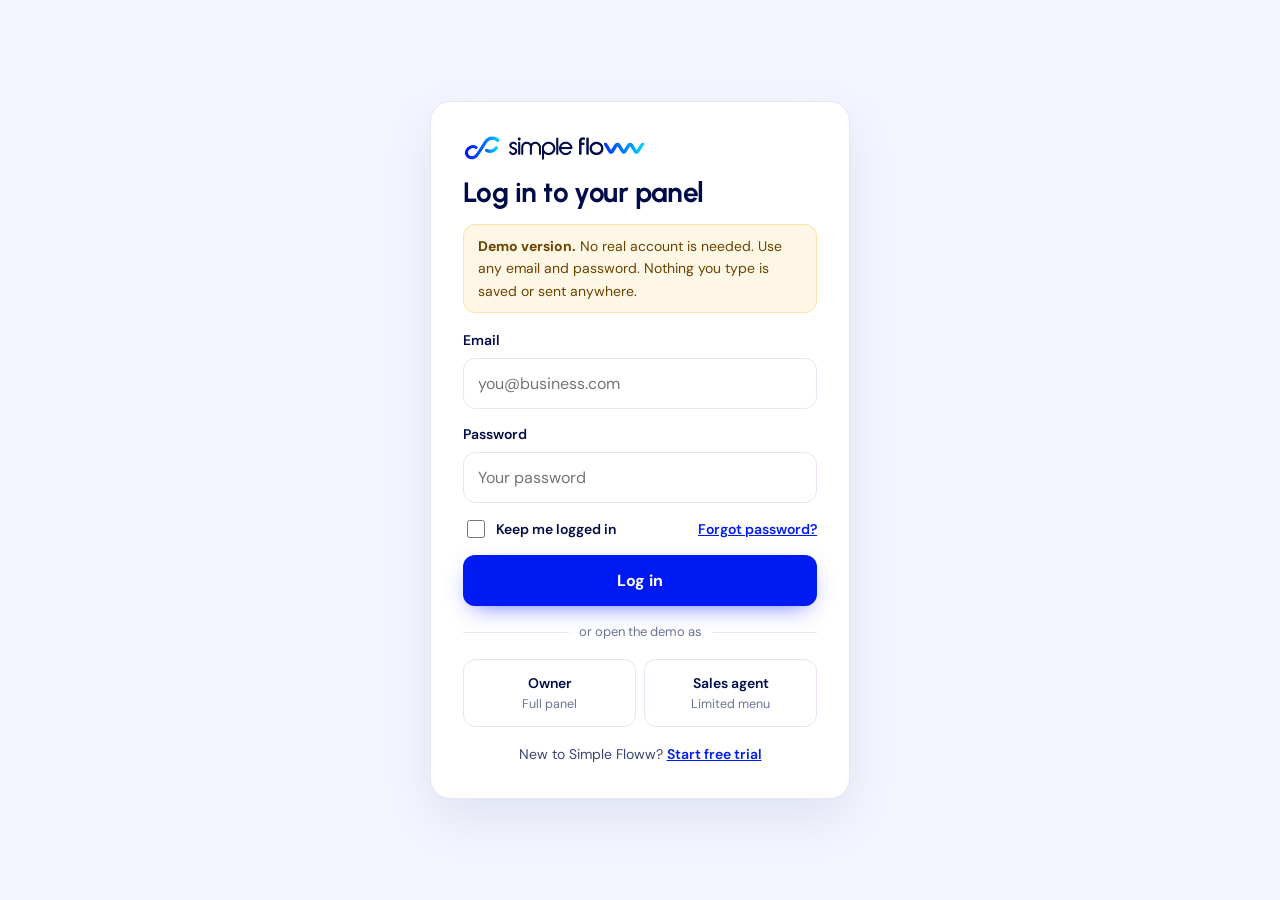
<file: login/index.html>
<!doctype html>
<html lang="en-IN">
<head>
<meta charset="utf-8">
<meta name="viewport" content="width=device-width, initial-scale=1, viewport-fit=cover">
<title>Log in | Simple Floww</title>
<meta name="robots" content="noindex">
<link rel="icon" type="image/png" href="/assets/favicon.png">
<link rel="preconnect" href="https://fonts.googleapis.com">
<link rel="preconnect" href="https://fonts.gstatic.com" crossorigin>
<link rel="stylesheet" href="https://fonts.googleapis.com/css2?family=Urbanist:wght@600;700;800&family=DM+Sans:opsz,wght@9..40,400;9..40,500;9..40,600;9..40,700&display=swap">
<link rel="stylesheet" href="/assets/style.css?v=7">
<style>
  body{background:var(--tint);min-height:100vh;display:flex;flex-direction:column}
  .auth{flex:1;display:flex;align-items:center;justify-content:center;padding:32px max(20px,env(safe-area-inset-left,0px))}
  .auth-card{background:#fff;border:1px solid var(--line);border-radius:20px;padding:32px;width:100%;max-width:420px;display:flex;flex-direction:column;gap:16px;box-shadow:0 20px 50px rgba(1,11,72,.08)}
  .auth-card h1{font-size:28px}
  .demo-note{background:#fff7e6;border:1px solid #fde3a7;color:#6b4300;border-radius:12px;padding:10px 14px;font-size:14px}
  .field{display:flex;flex-direction:column;gap:6px}
  .field label{font-weight:600;font-size:14px}
  .field input{border:1px solid var(--line);border-radius:12px;padding:12px 14px;font:inherit;font-size:16px;min-height:48px}
  .field input:focus{outline:2px solid var(--royal);outline-offset:1px}
  .field input[type=checkbox]{min-height:0;width:18px;height:18px;padding:0;border-radius:4px}
  .row{display:flex;justify-content:space-between;align-items:center;gap:10px;font-size:14px}
  .full{width:100%;justify-content:center}
  .or{display:flex;align-items:center;gap:10px;color:var(--ink-3);font-size:13px}
  .or::before,.or::after{content:"";flex:1;height:1px;background:var(--line)}
  .demo-btns{display:grid;grid-template-columns:1fr 1fr;gap:8px}
  .demo-btns a{border:1px solid var(--line);border-radius:12px;padding:12px;text-align:center;text-decoration:none;font-weight:600;font-size:14px;background:#fff}
  .demo-btns a:hover{border-color:var(--royal);color:var(--royal)}
  .demo-btns span{display:block;font-weight:400;font-size:12.5px;color:var(--ink-3)}
  .foot{text-align:center;font-size:14px;color:var(--ink-2)}
  .foot a{color:var(--royal);font-weight:600}
</style>
</head>
<body>
<div class="auth">
  <main class="auth-card">
    <a href="/" aria-label="Simple Floww home"><img src="/assets/logo.png" alt="Simple Floww" width="183" height="27"></a>
    <h1>Log in to your panel</h1>
    <p class="demo-note"><b>Demo version.</b> No real account is needed. Use any email and password. Nothing you type is saved or sent anywhere.</p>
    <form id="login" class="field" style="gap:14px" novalidate>
      <div class="field"><label for="email">Email</label><input id="email" type="email" autocomplete="off" placeholder="you@business.com"></div>
      <div class="field"><label for="pass">Password</label><input id="pass" type="password" autocomplete="off" placeholder="Your password"></div>
      <div class="row"><label style="display:flex;gap:8px;align-items:center"><input type="checkbox"> Keep me logged in</label><a href="#" style="color:var(--royal);font-weight:600">Forgot password?</a></div>
      <button class="btn btn-pri full" type="submit">Log in</button>
    </form>
    <div class="or">or open the demo as</div>
    <div class="demo-btns">
      <a href="/app/">Owner<span>Full panel</span></a>
      <a href="/app/#agent">Sales agent<span>Limited menu</span></a>
    </div>
    <p class="foot">New to Simple Floww? <a href="/signup/">Start free trial</a></p>
  </main>
</div>
<script>
document.getElementById('login').addEventListener('submit', function(e){ e.preventDefault(); location.href = '/app/'; });
</script>
</body>
</html>
</file>
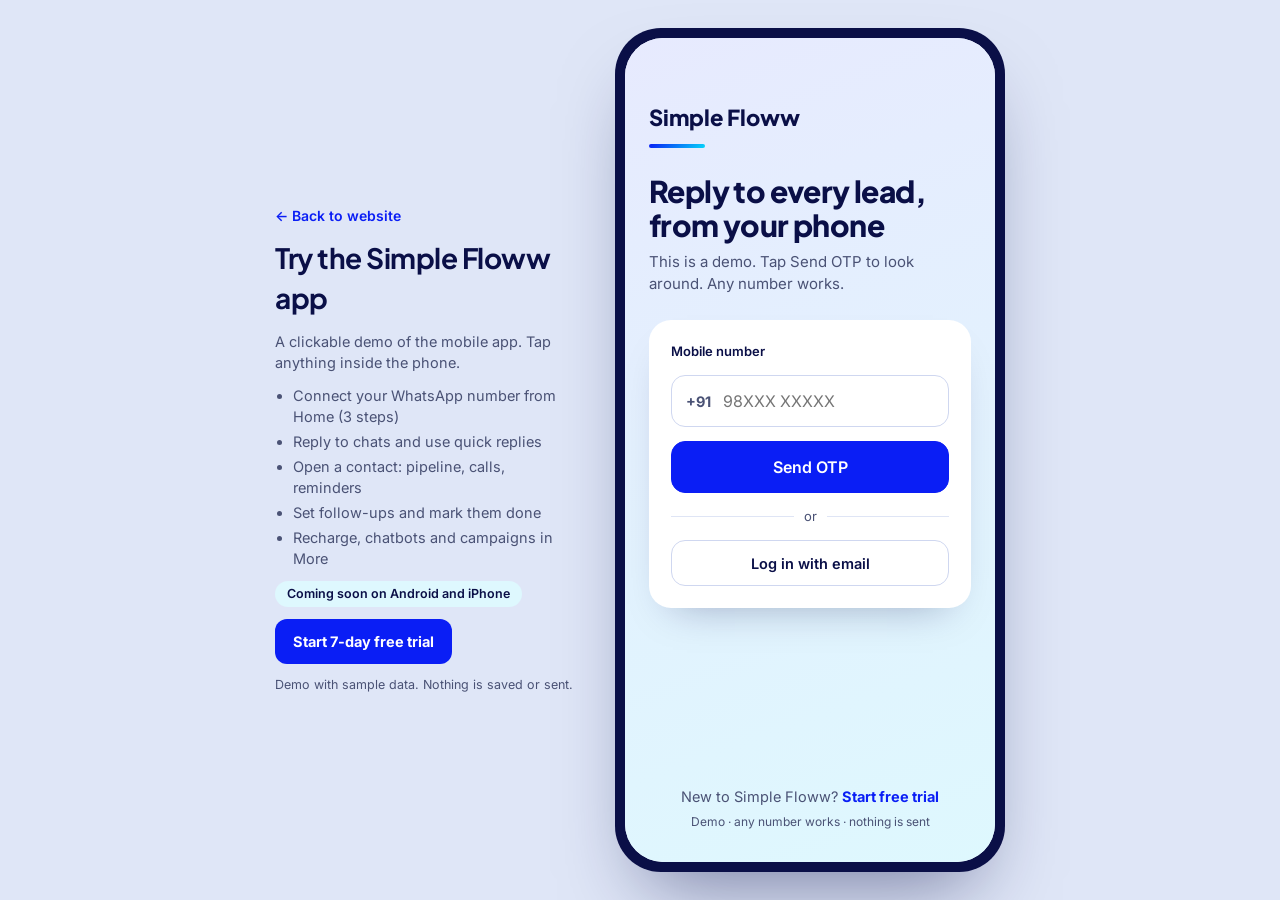
<file: mobile-app/index.html>
<!doctype html>
<html lang="en-IN">
<head>
<meta charset="utf-8">
<meta name="viewport" content="width=device-width, initial-scale=1, viewport-fit=cover">
<title>Simple Floww Mobile App Demo | Try It in Your Browser</title>
<meta name="description" content="Try a clickable demo of the Simple Floww mobile app: reply to WhatsApp leads, set follow-ups and manage your pipeline from your phone.">
<link rel="canonical" href="https://simplefloww.com/mobile-app">
<meta property="og:type" content="website">
<meta property="og:url" content="https://simplefloww.com/mobile-app">
<meta property="og:title" content="Simple Floww Mobile App Demo">
<meta property="og:description" content="Reply to WhatsApp leads, set follow-ups and manage your pipeline from your phone. Try the clickable demo.">
<meta property="og:image" content="https://simplefloww.com/assets/og.png">
<meta name="theme-color" content="#0a0f47">
<link rel="icon" type="image/png" href="/assets/favicon.png">
<link rel="apple-touch-icon" href="/assets/apple-touch-icon.png">
</head>
<body>
<link rel="preconnect" href="https://fonts.googleapis.com">
<link rel="preconnect" href="https://fonts.gstatic.com" crossorigin>
<link rel="stylesheet" href="https://fonts.googleapis.com/css2?family=Plus+Jakarta+Sans:wght@600;700;800&family=Inter:wght@400;500;600;700&display=swap">
<style>
/* Layout: one app shell. On a phone it fills the screen; on a computer it sits in a phone frame. Single light brand look (Simple Floww tokens). */
:root{
  --navy:#0a0f47; --blue:#0a1ef5; --green:#25d366; --cloud:#f4f8ff; --paper:#ffffff;
  --slate:#4a5275; --line:#dfe5f5; --line2:#edf1fa; --tint:#e7eafe; --tint2:#def8fe;
  --warn-bg:#fff1de; --warn:#8a4b00; --bad-bg:#fde8ea; --bad:#a3262f; --ok-bg:#e3f9eb; --ok:#0b6b34; --chat:#efeae2; --out:#d9fdd3;
  --fd:"Plus Jakarta Sans","Helvetica Neue",Arial,sans-serif; --fb:Inter,"Helvetica Neue",Arial,sans-serif;
  color-scheme:light;
}
*{box-sizing:border-box}
html,body{height:100%;background:#dfe6f7}
body{font-family:var(--fb);color:var(--navy);font-size:14.5px;line-height:1.45}
button,input,select,textarea{font:inherit;color:inherit}
button{cursor:pointer}
button:focus-visible,a:focus-visible,input:focus-visible,select:focus-visible,textarea:focus-visible{outline:2px solid var(--blue);outline-offset:2px}
.stage{min-height:100%;display:flex;align-items:center;justify-content:center;gap:40px;padding:24px max(16px,env(safe-area-inset-right,0px)) 24px max(16px,env(safe-area-inset-left,0px))}
.side-note{max-width:300px;display:flex;flex-direction:column;gap:12px}
.side-note h1{font-family:var(--fd);font-size:28px;margin:0;letter-spacing:-.5px}
.side-note p{margin:0;color:var(--slate)}
.side-note ul{margin:0;padding-left:18px;color:var(--slate);display:grid;gap:4px}
.device{width:390px;height:844px;max-height:calc(100vh - 48px);border-radius:46px;background:var(--navy);padding:10px;box-shadow:0 40px 80px -30px rgba(10,15,71,.5);flex:none}
.screen{width:100%;height:100%;border-radius:38px;overflow:hidden;background:var(--cloud);position:relative;display:flex;flex-direction:column}
@media (max-width:820px){
  html,body{background:var(--cloud)}
  .stage{padding:0;display:block;height:100%}
  .side-note{display:none}
  .device{width:100%;height:100%;max-height:none;border-radius:0;padding:0;box-shadow:none}
  .screen{border-radius:0}
}
.body{flex:1;min-height:0;overflow-y:auto;-webkit-overflow-scrolling:touch;overscroll-behavior:contain;touch-action:pan-y}
.body > *{flex-shrink:0}
.pad{padding:16px}
.top{padding:44px 16px 12px;background:var(--paper);border-bottom:1px solid var(--line2);display:flex;align-items:center;gap:8px;flex:none}
@media (max-width:820px){.top{padding-top:max(16px,env(safe-area-inset-top,0px))}}
.top h1{margin:0;font-family:var(--fd);font-size:18px;font-weight:700;flex:1;min-width:0}
.big-title{margin:0;font-family:var(--fd);font-size:26px;font-weight:800;letter-spacing:-.4px}
.iconbtn{width:42px;height:42px;border-radius:12px;border:0;background:transparent;display:flex;align-items:center;justify-content:center;color:var(--navy);flex:none;position:relative}
.iconbtn.box{border:1px solid var(--line);background:var(--paper)}
.card{background:var(--paper);border:1px solid var(--line);border-radius:16px}
.btn{min-height:46px;border-radius:14px;border:1px solid #cfd7f0;background:var(--paper);font-weight:600;display:flex;align-items:center;justify-content:center;gap:8px;padding:0 14px}
.btn-p{background:var(--blue);border-color:var(--blue);color:#fff}
.btn-g{background:var(--green);border-color:var(--green);color:var(--navy);font-weight:700}
.btn-red{color:var(--bad)}
.pill{display:inline-flex;align-items:center;border-radius:999px;padding:2px 9px;font-size:11.5px;font-weight:600;white-space:nowrap}
.p-blue{background:var(--tint);color:var(--blue)}.p-cyan{background:var(--tint2);color:var(--navy)}.p-warn{background:var(--warn-bg);color:var(--warn)}.p-bad{background:var(--bad-bg);color:var(--bad)}.p-ok{background:var(--ok-bg);color:var(--ok)}.p-grey{background:var(--cloud);color:var(--slate)}
.chips{display:flex;gap:8px;overflow-x:auto;padding-bottom:2px;scrollbar-width:none}
.chips::-webkit-scrollbar{display:none}
.chip{flex:none;border-radius:999px;padding:8px 13px;font-size:13.5px;font-weight:600;min-height:38px;border:1px solid var(--line);background:var(--paper);white-space:nowrap}
.chip.on{background:var(--navy);color:#fff;border-color:var(--navy)}
.chip .n{border-radius:999px;padding:0 6px;font-size:11.5px;margin-left:4px;background:var(--tint);color:var(--blue)}
.chip.on .n{background:rgba(255,255,255,.2);color:#fff}
.av{border-radius:999px;background:var(--tint);color:var(--blue);display:flex;align-items:center;justify-content:center;font-weight:700;flex:none}
.row{display:flex;align-items:center;gap:10px}
.stack{display:flex;flex-direction:column}
.muted{color:var(--slate)}
.search{display:flex;align-items:center;gap:10px;background:var(--cloud);border-radius:14px;padding:0 14px;min-height:46px;color:var(--slate)}
.search input{border:0;outline:none;background:transparent;font-size:15px;flex:1;min-width:0;color:var(--navy)}
.list-row{display:flex;gap:12px;align-items:flex-start;padding:12px 16px;border:0;border-bottom:1px solid var(--line2);background:var(--paper);width:100%;text-align:left}
.sw{width:48px;height:28px;border-radius:999px;border:0;position:relative;flex:none;background:var(--line)}
.sw::after{content:"";position:absolute;top:4px;left:4px;width:20px;height:20px;border-radius:999px;background:#fff;transition:left .15s}
.sw.on{background:var(--blue)}.sw.on::after{left:24px}
.sw.g.on{background:var(--green)}
.tabbar{flex:none;background:var(--paper);border-top:1px solid var(--line);display:grid;grid-template-columns:repeat(5,minmax(0,1fr));padding:6px 6px 22px}
@media (max-width:820px){.tabbar{padding-bottom:max(8px,env(safe-area-inset-bottom,0px))}}
.tabbar button{border:0;background:transparent;display:flex;flex-direction:column;align-items:center;justify-content:center;gap:3px;font-size:11px;font-weight:600;min-height:52px;border-radius:12px;color:var(--slate);position:relative}
.tabbar button.on{color:var(--blue);background:var(--tint)}
.tabbar .b{position:absolute;top:2px;left:50%;margin-left:6px;background:var(--blue);color:#fff;border-radius:999px;font-size:10px;font-weight:700;line-height:16px;min-width:16px;padding:0 4px;text-align:center}
.fab{position:absolute;right:20px;bottom:100px;width:56px;height:56px;border-radius:18px;border:0;background:var(--blue);color:#fff;display:flex;align-items:center;justify-content:center;box-shadow:0 12px 28px -10px rgba(10,30,245,.6);z-index:5}
.scrim{position:absolute;inset:0;background:rgba(10,15,71,.45);z-index:30}
.sheet{position:absolute;left:0;right:0;bottom:0;background:var(--paper);border-radius:24px 24px 0 0;padding:10px 20px 28px;z-index:31;display:flex;flex-direction:column;gap:14px;max-height:88%;overflow-y:auto}
.grab{align-self:center;width:40px;height:5px;border-radius:999px;background:var(--line)}
.opt{border-radius:14px;padding:12px 14px;text-align:left;border:1px solid #cfd7f0;background:var(--paper)}
.opt.on{border:2px solid var(--blue);background:var(--cloud)}
.toast{position:absolute;left:16px;right:16px;bottom:96px;background:var(--navy);color:#fff;border-radius:14px;padding:12px 14px;font-size:14px;z-index:40;text-align:center}
.bubble{max-width:82%;border-radius:14px;padding:8px 12px;font-size:14.5px}
.b-in{align-self:flex-start;background:#fff;border-top-left-radius:4px}
.b-out{align-self:flex-end;background:var(--out);border-top-right-radius:4px}
.b-time{font-size:11px;color:var(--slate);text-align:right}
.bot{font-size:10.5px;font-weight:700;background:rgba(10,15,71,.08);border-radius:6px;padding:1px 6px}
.lbl{font-size:13px;font-weight:600;display:block;margin-bottom:6px}
.field{width:100%;border:1px solid #cfd7f0;border-radius:14px;padding:0 14px;min-height:50px;font-size:16px;background:var(--paper);outline:none}
.sec-h{font-size:12px;font-weight:700;letter-spacing:1px;color:var(--slate)}
.cp-in{animation:cpin .22s ease-out}
@keyframes cpin{from{transform:translateX(24px);opacity:.4}to{transform:none;opacity:1}}
.cp-acts{display:grid;grid-template-columns:repeat(4,minmax(0,1fr));gap:6px}
.cp-acts .btn{flex-direction:column;gap:3px;min-height:62px;padding:6px 2px;font-size:12.5px;border-radius:12px}
.steps{display:flex;overflow-x:auto;scrollbar-width:none;padding:4px 2px 2px;margin:0 -4px}
.steps::-webkit-scrollbar{display:none}
.step{flex:none;width:76px;border:0;background:none;display:flex;flex-direction:column;align-items:center;gap:6px;padding:0;position:relative;font-size:11.5px;font-weight:600;color:var(--slate);text-align:center;line-height:1.2}
.step::before{content:"";position:absolute;top:13px;left:-38px;width:76px;height:2px;background:var(--line);z-index:0}
.step:first-child::before{display:none}
.step.past::before,.step.cur::before{background:var(--blue)}
.step i{width:28px;height:28px;border-radius:999px;border:2px solid var(--line);background:var(--paper);position:relative;z-index:1;display:flex;align-items:center;justify-content:center}
.step i::after{content:"";width:8px;height:8px;border-radius:999px;background:#c3c9dc}
.step.past i{background:var(--blue);border-color:var(--blue)}.step.past i::after{background:#fff}
.step.cur{color:var(--blue)}.step.cur i{border-color:var(--blue);box-shadow:0 0 0 4px var(--tint)}.step.cur i::after{background:var(--blue);width:10px;height:10px}
.step.won.cur{color:var(--ok)}.step.won.cur i{border-color:var(--ok);box-shadow:0 0 0 4px var(--ok-bg)}.step.won.cur i::after{background:var(--ok)}
.step.lost.cur{color:var(--bad)}.step.lost.cur i{border-color:var(--bad);box-shadow:0 0 0 4px var(--bad-bg)}.step.lost.cur i::after{background:var(--bad)}
.btn-won{color:var(--ok);border-color:#a8dcbe}.btn-lost{color:var(--bad);border-color:#f0b9be}
.seg4{display:grid;grid-template-columns:repeat(4,minmax(0,1fr));background:var(--cloud);border-radius:12px;padding:3px;gap:2px}
.seg4 button{border:0;background:none;border-radius:10px;min-height:38px;font-size:13px;font-weight:600;color:var(--slate)}
.seg4 button.on{background:var(--paper);color:var(--blue);box-shadow:0 1px 3px rgba(10,15,71,.12)}
.tl{display:flex;gap:10px;padding:10px 0;border-top:1px solid var(--line2);font-size:14px}
.tl:first-child{border-top:0}
.tl .d{width:30px;height:30px;border-radius:999px;background:var(--tint);color:var(--blue);display:flex;align-items:center;justify-content:center;flex:none}
.kv{display:flex;justify-content:space-between;gap:12px;padding:11px 0;border-top:1px solid var(--line2);font-size:14px}
.kv:first-child{border-top:0}
.kv span:last-child{font-weight:600;text-align:right}
.setup{background:linear-gradient(150deg,#0a0f47 0%,#1a2a9c 100%);color:#fff;border-radius:20px;padding:16px;display:flex;flex-direction:column;gap:12px}
.setup .bar{height:6px;border-radius:99px;background:rgba(255,255,255,.18);overflow:hidden}
.setup .bar span{display:block;height:100%;background:var(--green);border-radius:99px;transition:width .3s}
.sstep{display:flex;align-items:center;gap:12px;border:0;background:rgba(255,255,255,.07);border-radius:14px;padding:10px 12px;color:#fff;text-align:left;width:100%;min-height:56px}
.sstep.cur{background:#fff;color:var(--navy)}
.sstep .n{width:28px;height:28px;border-radius:999px;border:2px solid rgba(255,255,255,.4);display:flex;align-items:center;justify-content:center;font-size:13px;font-weight:700;flex:none}
.sstep.cur .n{border-color:var(--blue);color:var(--blue)}
.sstep.done .n{background:var(--green);border-color:var(--green);color:var(--navy)}
.sstep.done b{text-decoration:line-through;opacity:.75}
.btn-fb{background:#1877f2;border-color:#1877f2;color:#fff;font-weight:700}
.fbtop{padding:44px 12px 10px;background:#fff;border-bottom:1px solid var(--line);display:flex;align-items:center;gap:8px;flex:none}
@media (max-width:820px){.fbtop{padding-top:max(14px,env(safe-area-inset-top,0px))}}
.fbprog{height:4px;background:var(--line2);flex:none}.fbprog span{display:block;height:100%;background:#1877f2;transition:width .3s}
.need{display:flex;gap:12px;align-items:flex-start;font-size:14.5px}
.need .d{width:30px;height:30px;border-radius:10px;background:var(--tint);color:var(--blue);display:flex;align-items:center;justify-content:center;flex:none}
.otp{font-size:24px;letter-spacing:10px;text-align:center;font-weight:700}
.tick{display:inline-flex;align-items:center;gap:6px;font-size:13px;font-weight:600;border-radius:999px;padding:4px 10px;background:var(--line2);color:var(--slate)}
.tick.on{background:var(--ok-bg);color:var(--ok)}
@media (prefers-reduced-motion:reduce){.sw::after{transition:none}.cp-in{animation:none}.setup .bar span,.fbprog span{transition:none}}
body{margin:0}
.side-note .back{color:var(--blue);font-weight:600;text-decoration:none;font-size:14px}
.side-note .soon{align-self:flex-start;background:var(--tint2);color:var(--navy);border-radius:999px;padding:4px 12px;font-size:12.5px;font-weight:600}
.side-note .cta{align-self:flex-start;background:var(--blue);color:#fff;text-decoration:none;font-weight:700;border-radius:12px;padding:12px 18px}
.demo-bar{display:none}
@media (max-width:820px){
  .stage{display:flex;flex-direction:column;gap:0;align-items:stretch;padding:0;min-height:0;height:100%}
  .device{flex:1;min-height:0;height:auto}
  .demo-bar{display:flex;align-items:center;gap:10px;background:var(--navy);color:#fff;font-size:12.5px;padding:max(8px,env(safe-area-inset-top,0px)) 12px 8px;flex:none}
  .demo-bar span{flex:1;min-width:0;text-align:center;color:#cdd4f2;white-space:nowrap;overflow:hidden;text-overflow:ellipsis}
  .demo-bar a{color:#fff;font-weight:700;text-decoration:none;white-space:nowrap}
  .demo-bar a.go{background:var(--green);color:var(--navy);border-radius:999px;padding:3px 10px}
  .top,.fbtop{padding-top:12px}
}
</style>

<div class="stage">
  <div class="demo-bar"><a href="/">← Website</a><span>Demo · sample data · nothing is sent</span><a href="/signup/" class="go">Free trial</a></div>
  <div class="side-note">
    <a class="back" href="/">← Back to website</a>
    <h1>Try the Simple Floww app</h1>
    <p>A clickable demo of the mobile app. Tap anything inside the phone.</p>
    <ul>
      <li>Connect your WhatsApp number from Home (3 steps)</li>
      <li>Reply to chats and use quick replies</li>
      <li>Open a contact: pipeline, calls, reminders</li>
      <li>Set follow-ups and mark them done</li>
      <li>Recharge, chatbots and campaigns in More</li>
    </ul>
    <span class="soon">Coming soon on Android and iPhone</span>
    <a class="cta" href="/signup/">Start 7-day free trial</a>
    <p style="font-size:12.5px">Demo with sample data. Nothing is saved or sent.</p>
  </div>
  <div class="device"><div class="screen" id="app"></div></div>
</div>

<script>
(function(){
const P = {
  home:'<path d="M3 10.5 12 3l9 7.5V20a1 1 0 0 1-1 1h-5v-6H9v6H4a1 1 0 0 1-1-1z"/>',
  chat:'<path d="M21 12a8 8 0 0 1-11.6 7.1L4 20l1-4.6A8 8 0 1 1 21 12z"/>',
  users:'<circle cx="9" cy="8" r="3.5"/><path d="M2.5 20c.8-3.5 3.4-5.5 6.5-5.5s5.7 2 6.5 5.5"/><path d="M16 4.5a3.5 3.5 0 0 1 0 7"/><path d="M18 14.8c1.9.7 3.1 2.4 3.5 5.2"/>',
  clock:'<circle cx="12" cy="12" r="9"/><path d="M12 7v5l3 2"/>',
  more:'<circle cx="5" cy="12" r="1.4"/><circle cx="12" cy="12" r="1.4"/><circle cx="19" cy="12" r="1.4"/>',
  back:'<path d="M15 6l-6 6 6 6"/>', x:'<path d="M6 6l12 12M18 6 6 18"/>',
  bell:'<path d="M6 16v-5a6 6 0 1 1 12 0v5l2 2H4z"/><path d="M10 20a2 2 0 0 0 4 0"/>',
  phone:'<path d="M5 4h4l2 5-2.5 1.5a11 11 0 0 0 5 5L15 13l5 2v4a2 2 0 0 1-2 2A16 16 0 0 1 3 6a2 2 0 0 1 2-2"/>',
  search:'<circle cx="11" cy="11" r="7"/><path d="m20 20-4-4"/>', filter:'<path d="M4 5h16l-6 8v6l-4-2v-4z"/>',
  plus:'<path d="M12 5v14M5 12h14"/>', send:'<path d="M4 12 20 4l-6 16-3-7z"/>', check:'<path d="m5 12.5 4.5 4.5L19 7.5"/>',
  mic:'<rect x="9" y="3" width="6" height="11" rx="3"/><path d="M5 11a7 7 0 0 0 14 0M12 18v3"/>',
  pencil:'<path d="M4 20h4L19 9l-4-4L4 16z"/><path d="m13.5 6.5 4 4"/>', mail:'<rect x="3" y="5" width="18" height="14" rx="2"/><path d="m3.5 6.5 8.5 6.5 8.5-6.5"/>',
  tag:'<path d="M3 12V4h8l9 9-8 8z"/><circle cx="7.5" cy="8.5" r="1.3"/>', user:'<circle cx="12" cy="8" r="3.5"/><path d="M5 20c.8-3.6 3.6-5.5 7-5.5s6.2 1.9 7 5.5"/>',
  trend:'<path d="m3 17 6-6 4 4 8-8"/><path d="M15 7h6v6"/>', note:'<path d="M6 3h9l4 4v14H6z"/><path d="M9 12h7M9 16h5"/>',
  lock:'<rect x="5" y="11" width="14" height="10" rx="2"/><path d="M8 11V8a4 4 0 0 1 8 0v3"/>', shield:'<path d="M12 3 5 6v5c0 4.5 3 8.5 7 10 4-1.5 7-5.5 7-10V6z"/><path d="m9 12 2 2 4-4"/>',
  sim:'<rect x="6" y="3" width="12" height="18" rx="2"/><path d="M10 17h4"/>', globe:'<circle cx="12" cy="12" r="9"/><path d="M3 12h18M12 3c2.5 3 2.5 15 0 18M12 3c-2.5 3-2.5 15 0 18"/>',
  play:'<path d="M8 5.5v13l11-6.5z" fill="currentColor" stroke="none"/>', chev:'<path d="m9 6 6 6-6 6"/>'
};
const ic=(n,s=22,w=1.9)=>`<svg width="${s}" height="${s}" viewBox="0 0 24 24" fill="none" stroke="currentColor" stroke-width="${w}" stroke-linecap="round" stroke-linejoin="round" aria-hidden="true">${P[n]}</svg>`;
const esc=s=>String(s).replace(/[&<>"]/g,c=>({'&':'&amp;','<':'&lt;','>':'&gt;','"':'&quot;'}[c]));
const money=x=>'₹'+x.toLocaleString('en-IN',{maximumFractionDigits:2});

// ---------- data ----------
const CHATS = {
  NV:{ini:'NV',name:'Neha Verma',phone:'+91 98765 43210',src:'Facebook ad',time:'2 min',unread:2,owner:'Gunjan',waiting:true,stage:'Interested',next:'Tomorrow, 11:00 AM',tags:['Hot lead'],note:'Asked about pricing. Share a demo slot tomorrow.',closed:false,
    msgs:[{o:1,bot:1,t:'What would you like to use Simple Floww for?',at:'11:40 AM'},{o:0,re:'What would you like to use…',t:'Bulk Messaging',at:'11:41 AM'},{o:1,bot:1,t:'Thank you! Our team will contact you shortly.',at:'11:41 AM'},{o:0,t:'What is the monthly price? Can I get a demo?',at:'11:43 AM'}]},
  RJ:{ini:'RJ',name:'Rohit Jain',phone:'+91 97654 32109',src:'Website',time:'9 min',unread:1,owner:'You',mine:1,waiting:true,stage:'New lead',next:'Today, 4:00 PM',tags:[],note:'Wants a chatbot demo.',closed:false,
    msgs:[{o:1,bot:1,t:'Hi! Which feature are you interested in?',at:'3:44 PM'},{o:0,re:'Which feature are you…',t:'Chatbot',at:'3:46 PM'}]},
  SR:{ini:'SR',name:'Sunrise Realty',phone:'+91 99887 76655',src:'IndiaMART',time:'24 min',unread:1,owner:'Unassigned',un:1,waiting:true,stage:'New lead',next:'Not set',tags:[],note:'',closed:false,
    msgs:[{o:0,t:'📷 Photo',at:'3:31 PM'}]},
  AG:{ini:'AG',name:'Aman Gupta',phone:'+91 96543 21098',src:'Facebook ad',time:'1 hr',unread:0,owner:'You',mine:1,waiting:true,stage:'Interested',next:'Overdue by 2 days',late:1,tags:[],note:'Send the price list.',closed:false,bot:1,
    msgs:[{o:0,t:'Hi, I want to know the plans',at:'2:50 PM'},{o:1,bot:1,t:'Thank you! Our team will contact you shortly.',at:'2:50 PM'}]},
  PC:{ini:'PC',name:'Priya Classes',phone:'+91 93456 78901',src:'Website',time:'2 hr',unread:3,owner:'Unassigned',un:1,waiting:true,stage:'New lead',next:'Not set',tags:[],note:'',closed:false,
    msgs:[{o:0,t:'🎤 Voice note · 0:12',at:'1:55 PM'}]},
  KM:{ini:'KM',name:'Karan Mehta',phone:'+91 98123 45678',src:'Referral',time:'Wed',unread:0,owner:'Gunjan',waiting:false,stage:'Demo booked',next:'Tomorrow, 4:00 PM',tags:['Hot lead'],note:'Demo call.',closed:true,
    msgs:[{o:0,t:'Can we do the demo this week?',at:'Wed 5:10 PM'},{o:1,t:'Does 4 PM tomorrow work for the demo?',at:'Wed 5:12 PM'}]},
  MT:{ini:'MT',name:'Meera Textiles',phone:'+91 90123 87654',src:'Referral',time:'Mon',unread:0,owner:'You',mine:1,waiting:false,stage:'Won',next:'—',tags:[],note:'Paid for yearly plan.',closed:false,
    msgs:[{o:0,t:'Payment done, thanks!',at:'Mon 12:05 PM'}]}
};
// More sample chats so the lists scroll like a real inbox
[['AS','Ananya Sharma','+91 98111 22334','Instagram','2 hr',1,'Gunjan',1,'Interested','Do you have a plan for 3 users?'],
 ['VK','Vikram Kapoor','+91 98222 33445','Facebook ad','3 hr',0,'You',1,'New lead','Hi, I saw your ad'],
 ['DS','Dr. Sneha Clinic','+91 98333 44556','Website','3 hr',2,'Unassigned',1,'New lead','Can patients book appointments on WhatsApp?'],
 ['GE','Gupta Electronics','+91 98444 55667','IndiaMART','4 hr',0,'Rahul',0,'Negotiation','Send the final quote please'],
 ['RS','Riya Singh','+91 98555 66778','Instagram','5 hr',1,'You',1,'Interested','Is there a free trial?'],
 ['HM','Harsh Malhotra','+91 98666 77889','Referral','Yesterday',0,'Gunjan',0,'Demo booked','See you at the demo'],
 ['TF','The Fit Studio','+91 98777 88990','Website','Yesterday',0,'Rahul',0,'Won','Thanks, the setup is done'],
 ['PS','Pooja Saxena','+91 98888 99001','Facebook ad','Yesterday',1,'Unassigned',1,'New lead','Price?'],
 ['BR','Bright Realtors','+91 98999 00112','99acres','Tue',0,'You',0,'Negotiation','Can we get a discount on yearly?'],
 ['NK','Nikhil Kumar','+91 97000 11223','Website','Tue',0,'Gunjan',0,'Lost','We went with another tool'],
 ['SC','Smart Coaching','+91 97111 22334','Referral','Mon',0,'You',0,'Interested','Will call you on Monday'],
 ['AJ','Arjun Joshi','+91 97222 33445','Instagram','Sun',0,'Rahul',0,'New lead','Ok thanks']
].forEach(([ini,name,ph,src,time,unread,owner,waiting,stage,last])=>{
  CHATS[ini]={ini,name,phone:ph,src,time,unread,owner,mine:owner==='You'?1:0,un:owner==='Unassigned'?1:0,waiting:!!waiting,stage,next:waiting?'Not set':'Next week',tags:[],note:'',closed:/Mon|Sun|Tue/.test(time),
    msgs:[{o:0,t:last,at:time}]};
});
const ORDER=['NV','RJ','SR','AG','PC','AS','VK','DS','GE','RS','KM','HM','TF','PS','MT','BR','NK','SC','AJ'];
const STAGES=['New Lead','Contacted','Qualified','Demo scheduled','Demo done','Free trial','Decision pending','Won','Lost'];
const STAGE_PILL={'New Lead':'p-blue','Contacted':'p-blue','Qualified':'p-cyan','Demo scheduled':'p-warn','Demo done':'p-warn','Free trial':'p-cyan','Decision pending':'p-warn','Won':'p-ok','Lost':'p-grey'};
const WIN={'New Lead':10,'Contacted':20,'Qualified':35,'Demo scheduled':50,'Demo done':60,'Free trial':70,'Decision pending':80,'Won':100,'Lost':0};
const OWNERS=['You','Gunjan','Ranjana','Sachin','Unassigned'];
const ALLTAGS=['Hot lead','Follow up','Demo','Price sent','Real estate','Clinic','Education','VIP'];
{ const M={'New lead':'New Lead','Interested':'Qualified','Demo booked':'Demo scheduled','Negotiation':'Decision pending'}; Object.values(CHATS).forEach(c=>{ c.stage=M[c.stage]||c.stage; }); }
function X(c){
  if(!c.x){
    const k=Object.keys(CHATS).find(k=>CHATS[k]===c);
    c.x={inPipe:c.stage!=='New Lead',pipe:'Sales Pipeline (Default)',value:{NV:25000,RJ:18000,KM:45000,MT:62000,AG:12000}[k]||0,email:'',city:'',company:'',budget:'',
      calls:[],tl:[{i:'user',t:'Contact created',s:'Source: '+c.src,at:c.time}]};
    const first=c.msgs.find(m=>!m.o); if(first) c.x.tl.unshift({i:'chat',t:'WhatsApp message',s:'"'+first.t.slice(0,60)+'"',at:first.at||c.time});
    if(k==='NV'){ Object.assign(c.x,{email:'neha@vermadesigns.in',city:'Lucknow',company:'Verma Designs',budget:'₹2,000 / month'});
      c.x.calls=[{r:'Picked up',n:'Wants bulk messaging for 3,000 customers',at:'Yesterday, 5:10 PM',by:'Gunjan'},{r:'No answer',n:'',at:'Yesterday, 12:30 PM',by:'Gunjan'}];
      c.x.tl.unshift({i:'phone',t:'Call · Picked up',s:'Wants bulk messaging for 3,000 customers',at:'Yesterday, 5:10 PM'},{i:'trend',t:'Stage moved to Qualified',s:'by Gunjan',at:'Yesterday, 5:12 PM'},{i:'clock',t:'Follow-up set',s:'Tomorrow, 11:00 AM · Share a demo slot',at:'Yesterday, 5:13 PM'}); }
  }
  return c.x;
}
function log(c,i,t,sub){ X(c).tl.unshift({i,t,s:sub||'by You',at:'Just now'}); }
const QUICK=[['Price list','Our plans start at [YOUR PRICE] a month. Here is the full price list.'],['Book a demo','Sure! Which time works for a 15-minute demo, today 5 PM or tomorrow 11 AM?'],['Brochure','Here is our brochure with all features. [Document]']];
const TEMPLATES=[{name:'Demo reminder',cat:'Utility',rate:0.13,body:'Hi {name}, your demo is on {date}. Reply YES to confirm.'},{name:'Follow-up check-in',cat:'Marketing',rate:0.86,body:'Hi {name}, still interested in Simple Floww? We can set it up today.'},{name:'Price list',cat:'Marketing',rate:0.86,body:'Hi {name}, here is our latest price list. [Document]'}];
const S={screen:'login',stack:[],chat:'NV',chatsTab:'waiting',leadsView:'all',online:true,privacy:false,ai:{},sheet:null,tpl:0,fuWhen:1,fuType:0,amt:1000,
  bots:[true,true,false,false],readAll:false,helpTab:'chat',help:[{me:1,t:'Why was my template rejected?'},{t:'Most common reasons: it starts or ends with a variable like {{1}}, a variable has no sample value, or an offer was sent as Utility.',who:'Simple Floww AI'}],human:false,
  follow:[{id:'f1',g:'Overdue',c:'AG',when:'2 days',note:'Send the price list'},{id:'f2',g:'Overdue',c:'SR',when:'Yesterday',note:'Reply to the photo'},{id:'f3',g:'Today',c:'RJ',when:'4:00 PM',note:'Chatbot demo'},{id:'f4',g:'Today',c:'KM',when:'6:30 PM',note:'Confirm the demo'},{id:'f5',g:'Tomorrow',c:'NV',when:'11:00 AM',note:'Share a demo slot'}],
  toast:null, wallet:428.32,
  setup:{num:false,test:false,welcome:false}, setupHidden:false, fb:0, fbd:{mode:'new',biz:'existing',bizName:'',site:'',waba:'new',name:'Simple Floww',cat:'Professional services',phone:'',via:'sms',code:''},
  test:{to:'',st:0,reply:false}, welcomeOn:true, welcomeText:'Hi! Thanks for messaging Simple Floww. How can we help you today?'};
const setupDone=()=>['num','test','welcome'].filter(k=>S.setup[k]).length;
const phone=p=>S.privacy?p.slice(0,7)+'XXX XX'+p.slice(-3):p;

// ---------- navigation ----------
const TABS=['home','chats','leads','followups','more'];
function go(s,opts={}){ if(TABS.includes(s)) S.stack=[]; else S.stack.push(S.screen); S.screen=s; S.sheet=null; Object.assign(S,opts); render(true); }
function back(){ S.sheet=null; S.screen=S.stack.pop()||'home'; render(true); }
let tt; function toast(t){ S.toast=t; render(); clearTimeout(tt); tt=setTimeout(()=>{S.toast=null;render();},2200); }

// ---------- pieces ----------
const topbar=(title,right='',sub='')=>`<div class="top"><button class="iconbtn" data-a="back" aria-label="Back">${ic('back')}</button><div style="flex:1;min-width:0"><h1>${title}</h1>${sub?`<div class="muted" style="font-size:12.5px">${sub}</div>`:''}</div>${right}</div>`;
function tabbar(){
  const items=[['home','Home','home'],['chats','Chats','chat',ORDER.filter(k=>CHATS[k].unread).reduce((a,k)=>a+CHATS[k].unread,0)],['leads','Leads','users'],['followups','Follow-ups','clock',S.follow.filter(f=>f.g!=='Tomorrow').length],['more','More','more']];
  const cur = S.screen==='chat'||S.screen==='newchat'?'chats':S.screen==='lead'?'leads':S.screen;
  return `<nav class="tabbar" aria-label="Main">${items.map(([id,l,i,b])=>`<button class="${cur===id?'on':''}" data-a="go" data-v="${id}">${ic(i,24)}<span>${l}</span>${b?`<span class="b">${b}</span>`:''}</button>`).join('')}</nav>`;
}

// ---------- screens ----------
function login(){
  return `<div class="body" style="background:linear-gradient(160deg,#e7eafe 0%,#def8fe 100%);padding:64px 24px 32px;display:flex;flex-direction:column;gap:26px">
    <div class="stack" style="gap:10px"><span style="font-family:var(--fd);font-size:22px;font-weight:800">Simple Floww</span><span style="height:4px;width:56px;border-radius:4px;background:linear-gradient(135deg,#0a1ef5,#06d6fa)"></span></div>
    <div class="stack" style="gap:8px"><h1 style="margin:0;font-family:var(--fd);font-size:30px;line-height:1.15;font-weight:800;letter-spacing:-.6px">Reply to every lead, from your phone</h1><p style="margin:0;color:var(--slate);font-size:15px">This is a demo. Tap Send OTP to look around. Any number works.</p></div>
    <form id="loginf" class="card stack" style="padding:22px;gap:14px;border:0;border-radius:22px;box-shadow:0 20px 40px -24px rgba(10,15,71,.35)">
      <label for="mob" class="lbl" style="margin:0">Mobile number</label>
      <div class="row" style="border:1px solid #cfd7f0;border-radius:14px;padding:0 14px;min-height:52px"><b class="muted">+91</b><input id="mob" inputmode="numeric" placeholder="98XXX XXXXX" style="border:0;outline:none;flex:1;min-width:0;font-size:16px;background:transparent"></div>
      <button class="btn btn-p" type="submit" style="min-height:52px;font-size:16px">Send OTP</button>
      <div class="row muted" style="font-size:13px"><span style="flex:1;height:1px;background:var(--line)"></span>or<span style="flex:1;height:1px;background:var(--line)"></span></div>
      <button class="btn" type="button" data-a="login">Log in with email</button>
    </form>
    <div style="margin-top:auto;text-align:center" class="stack"><span class="muted">New to Simple Floww? <button data-a="login" style="border:0;background:none;color:var(--blue);font-weight:700;padding:0">Start free trial</button></span><span class="muted" style="font-size:12px;margin-top:6px">Demo · any number works · nothing is sent</span></div>
  </div>`;
}
function otp(){
  return `${topbar('Enter OTP')}<form id="otpf" class="body pad stack" style="gap:16px">
    <p style="margin:0" class="muted">We sent a 6-digit code to your mobile. (Demo: type any 6 digits.)</p>
    <input id="otp" class="field" inputmode="numeric" maxlength="6" placeholder="• • • • • •" style="letter-spacing:10px;text-align:center;font-size:22px">
    <button class="btn btn-p" type="submit" style="min-height:52px">Verify and continue</button>
    <span class="muted" style="text-align:center;font-size:13px">Resend code in 0:25</span></form>`;
}
function home(){
  const waiting=ORDER.filter(k=>CHATS[k].waiting);
  const today=S.follow.filter(f=>f.g==='Today');
  const nxt=today[0];
  return `<div class="body pad stack" style="gap:16px;padding-top:44px">
    <div class="row" style="justify-content:space-between"><div><div class="muted" style="font-size:13px">Friday, 14 Nov</div><h1 class="big-title" style="font-size:24px">Good morning, Abhinandan</h1></div>
      <button class="iconbtn box" data-a="go" data-v="notifications" aria-label="Notifications">${ic('bell')}${S.readAll?'':'<span style="position:absolute;top:9px;right:10px;width:9px;height:9px;border-radius:999px;background:#e5484d;border:2px solid #fff"></span>'}</button></div>
    ${setupCard()}
    <button class="card row" style="padding:10px 14px;text-align:left" data-a="go" data-v="more"><span style="width:10px;height:10px;border-radius:999px;background:${S.online?'var(--green)':'#c3c9dc'}"></span><span style="flex:1"><b>${S.online?'You\'re online.':'You\'re away.'}</b> ${S.online?'New chats can come to you.':'New chats skip you.'}</span><span style="color:var(--blue);font-weight:600;font-size:13px">Change</span></button>
    <div style="display:grid;grid-template-columns:repeat(3,minmax(0,1fr));gap:10px">
      <button class="card stack" style="padding:14px 12px;text-align:left;gap:2px" data-a="go" data-v="chats" data-tab="waiting"><b style="font-family:var(--fd);font-size:28px;color:#b25e00">${waiting.length}</b><span style="font-size:12.5px;font-weight:600">Awaiting reply</span></button>
      <button class="card stack" style="padding:14px 12px;text-align:left;gap:2px" data-a="go" data-v="followups"><b style="font-family:var(--fd);font-size:28px">${today.length}</b><span style="font-size:12.5px;font-weight:600">Follow-ups today</span></button>
      <button class="card stack" style="padding:14px 12px;text-align:left;gap:2px" data-a="go" data-v="leads"><b style="font-family:var(--fd);font-size:28px">6</b><span style="font-size:12.5px;font-weight:600">New leads today</span></button>
    </div>
    ${nxt?`<div class="stack" style="background:var(--navy);color:#fff;border-radius:18px;padding:16px;gap:12px">
      <div class="row" style="justify-content:space-between"><span style="font-size:12px;font-weight:700;letter-spacing:1px;color:#b8c2e6">NEXT FOLLOW-UP · ${nxt.when}</span></div>
      <div><div style="font-family:var(--fd);font-size:18px;font-weight:700">${CHATS[nxt.c].name}</div><div style="font-size:13.5px;color:#b8c2e6">${nxt.note} · ${CHATS[nxt.c].stage}</div></div>
      <div style="display:grid;grid-template-columns:1fr 1fr;gap:8px"><button class="btn" style="background:transparent;color:#fff;border-color:rgba(255,255,255,.3)" data-a="call" data-v="${nxt.c}">${ic('phone',18)}Call</button><button class="btn btn-g" data-a="open" data-v="${nxt.c}">${ic('chat',18)}Open chat</button></div></div>`:''}
    <div class="row" style="justify-content:space-between"><h2 style="margin:0;font-family:var(--fd);font-size:17px">Waiting for your reply</h2><button style="border:0;background:none;color:var(--blue);font-weight:600" data-a="go" data-v="chats">See all</button></div>
    <div class="card" style="overflow:hidden">${waiting.slice(0,3).map(k=>{const c=CHATS[k];const last=c.msgs[c.msgs.length-1];return `<button class="list-row" style="align-items:center" data-a="open" data-v="${k}"><span class="av" style="width:40px;height:40px;font-size:13px">${c.ini}</span><span style="flex:1;min-width:0"><b style="display:block;font-weight:600">${c.name}</b><span class="muted" style="display:block;font-size:13px;white-space:nowrap;overflow:hidden;text-overflow:ellipsis">${last.o&&last.bot?'Only the bot replied':esc(last.t)}</span></span><span class="pill p-warn">${c.time}</span></button>`}).join('')}</div>
  </div>${tabbar()}`;
}
function chats(){
  const defs=[['waiting','Awaiting reply',c=>c.waiting],['unread','Unread',c=>c.unread>0],['mine','Mine',c=>c.mine],['un','Unassigned',c=>c.un],['all','All',()=>true]];
  const cur=defs.find(d=>d[0]===S.chatsTab)||defs[0];
  const list=ORDER.filter(k=>cur[2](CHATS[k]));
  return `<div style="padding:44px 16px 10px;background:#fff;border-bottom:1px solid var(--line2);flex:none" class="stack">
      <div class="row" style="justify-content:space-between;margin-bottom:10px"><h1 class="big-title">Chats</h1><button class="iconbtn box" aria-label="Filter" data-a="toast" data-v="Filter by WhatsApp number or tag">${ic('filter',20)}</button></div>
      <label class="search" style="margin-bottom:10px">${ic('search',18)}<input id="chatq" placeholder="Search name, number or message" aria-label="Search chats"></label>
      <div class="chips">${defs.map(([id,l,f])=>`<button class="chip${id===cur[0]?' on':''}" data-a="ctab" data-v="${id}">${l}<span class="n">${ORDER.filter(k=>f(CHATS[k])).length}</span></button>`).join('')}</div></div>
    <div class="body" style="background:#fff">${list.map(k=>{const c=CHATS[k];const last=c.msgs[c.msgs.length-1];const prev=(last.o?(last.bot?'':'You: '):'')+last.t;return `<button class="list-row" data-a="open" data-v="${k}">
        <span class="av" style="width:48px;height:48px;font-size:14px">${c.ini}</span>
        <span class="stack" style="flex:1;min-width:0;gap:3px">
          <span class="row" style="justify-content:space-between"><b style="font-weight:600;font-size:15.5px;white-space:nowrap;overflow:hidden;text-overflow:ellipsis">${c.name}</b><span style="font-size:12px;${c.unread?'color:var(--blue);font-weight:600':'color:var(--slate)'}">${c.time}</span></span>
          <span class="row" style="gap:6px">${last.o&&last.bot?'<span class="pill p-cyan" style="font-size:10.5px;padding:1px 6px">BOT</span>':''}<span class="muted" style="flex:1;min-width:0;font-size:14px;white-space:nowrap;overflow:hidden;text-overflow:ellipsis">${esc(prev)}</span>${c.unread?`<span class="pill" style="background:var(--blue);color:#fff">${c.unread}</span>`:''}</span>
          <span class="row" style="gap:6px"><span class="pill p-grey" style="font-weight:500">${c.owner}</span>${c.waiting?'<span class="pill p-warn">Awaiting reply</span>':''}${c.closed?'<span class="pill p-bad">24 h closed</span>':''}</span>
        </span></button>`}).join('')||'<p class="muted pad">No chats here.</p>'}</div>
    <button class="fab" data-a="go" data-v="newchat" aria-label="New chat">${ic('plus',24,2)}</button>${tabbar()}`;
}
function chat(){
  const c=CHATS[S.chat];
  const bub=m=>m.o
    ?`<div class="bubble b-out">${m.bot?'<span class="bot">BOT</span><div style="margin-top:4px">':'<div>'}${esc(m.t)}</div><div class="b-time">${m.at} ✓✓</div></div>`
    :`<div class="bubble b-in">${m.re?`<div style="font-size:12px;color:var(--slate);border-left:3px solid var(--blue);padding-left:8px;margin-bottom:4px">Replied to: ${esc(m.re)}</div><b style="font-weight:600">${esc(m.t)}</b>`:esc(m.t)}<div class="b-time">${m.at}</div></div>`;
  const last=c.msgs[c.msgs.length-1];
  return `<div class="top" style="padding-left:6px"><button class="iconbtn" data-a="back" aria-label="Back">${ic('back')}</button>
      <button class="row" style="flex:1;min-width:0;border:0;background:none;text-align:left;padding:0" data-a="go" data-v="lead"><span class="av" style="width:40px;height:40px;font-size:13px">${c.ini}</span><span style="min-width:0"><b style="display:block;font-size:16px;font-weight:600">${c.name}</b><span class="muted" style="font-size:12.5px;white-space:nowrap">${c.stage} · ${c.owner} · tap for details</span></span></button>
      <button class="iconbtn" aria-label="Call" data-a="call" data-v="${S.chat}">${ic('phone',21)}</button></div>
    ${c.closed?`<div style="background:var(--bad-bg);color:#7a1520;font-size:12.5px;font-weight:600;padding:7px 16px;flex:none">Free reply window closed. Send a template to restart.</div>`:`<div style="background:var(--ok-bg);color:var(--ok);font-size:12.5px;font-weight:600;padding:7px 16px;flex:none" class="row"><span style="flex:1">Free reply window: 23 h left</span><span>AI auto-reply ${S.ai[S.chat]?'on':'off'}</span></div>`}
    <div class="body stack" id="thread" style="background:var(--chat);padding:14px;gap:10px">${c.msgs.map(bub).join('')}
      ${!last.o&&c.waiting?'<div style="align-self:center;background:var(--warn-bg);color:#5c3200;border-radius:999px;padding:6px 14px;font-size:12.5px;font-weight:600">Customer is waiting · no one has replied yet</div>':''}</div>
    ${c.closed?`<div style="background:#fff;border-top:1px solid var(--line);padding:12px 16px 26px;flex:none"><button class="btn btn-p" style="width:100%;min-height:50px" data-a="sheet" data-v="template">Send a template</button></div>`:`
    <form id="sendf" style="background:#fff;border-top:1px solid var(--line);padding:10px 12px 24px;flex:none" class="stack">
      <div class="chips" style="margin-bottom:8px"><span class="muted" style="font-size:12px;font-weight:600;align-self:center;flex:none">Quick replies</span>${QUICK.map(([l],i)=>`<button type="button" class="chip" style="min-height:34px;padding:6px 12px;font-size:13px;background:var(--cloud)" data-a="quick" data-v="${i}">${l}</button>`).join('')}</div>
      <div class="row" style="gap:8px"><button type="button" class="iconbtn" style="background:var(--cloud);border-radius:999px" aria-label="Attach or send template" data-a="sheet" data-v="template">${ic('plus',22,2)}</button>
        <input id="msg" autocomplete="off" placeholder="Message" aria-label="Message" style="flex:1;min-width:0;background:var(--cloud);border:0;border-radius:22px;min-height:44px;padding:0 14px;font-size:15px;outline:none">
        <button type="submit" class="iconbtn" style="background:var(--blue);color:#fff;border-radius:999px" aria-label="Send">${ic('send',20,2)}</button></div>
    </form>`}
    ${S.sheet==='template'?templateSheet():''}`;
}
function templateSheet(){
  const c=CHATS[S.chat], t=TEMPLATES[S.tpl];
  return `<div class="scrim" data-a="closesheet"></div><div class="sheet" role="dialog" aria-label="Send a template"><span class="grab"></span>
    <div><h2 style="margin:0;font-family:var(--fd);font-size:19px">Send a template</h2><p style="margin:4px 0 0" class="muted">${c.closed?'WhatsApp allows free replies only for 24 hours after the customer\'s last message. Use an approved template to restart.':'Pick an approved template.'}</p></div>
    ${TEMPLATES.map((x,i)=>`<button class="opt${S.tpl===i?' on':''}" data-a="tpl" data-v="${i}"><span class="row" style="justify-content:space-between"><b style="font-weight:600">${x.name}</b><span class="pill ${x.cat==='Utility'?'p-cyan':'p-blue'}">${x.cat}</span></span><span class="muted" style="display:block;font-size:13px;margin-top:4px">${esc(x.body.replace('{name}',c.name.split(' ')[0]))}</span></button>`).join('')}
    <div class="row muted" style="justify-content:space-between;font-size:13px"><span>Cost: about ₹${t.rate} (example rate)</span><span>Wallet ${money(S.wallet)}</span></div>
    <button class="btn btn-p" style="min-height:52px" data-a="sendtpl">Send template</button></div>`;
}
function lead(){
  const c=CHATS[S.chat], x=X(c), idx=STAGES.indexOf(c.stage), tab=S.cpTab||'timeline';
  const won=c.stage==='Won', lost=c.stage==='Lost', nextSt=STAGES[idx+1];
  const reminders=S.follow.filter(f=>f.c===S.chat);
  const tabs=[['timeline','Timeline'],['calls','Calls'],['reminders','Reminders'],['fields','Fields']];
  let pane='';
  if(tab==='timeline') pane=`<form id="tlf" class="row" style="gap:8px"><input id="tlnote" class="field" style="min-height:44px;font-size:15px" placeholder="Add a note about this contact"><button class="btn btn-p" style="min-height:44px" aria-label="Save note">${ic('send',18)}</button></form>
      <div>${x.tl.map(e=>`<div class="tl"><span class="d">${ic(e.i,15)}</span><span style="flex:1;min-width:0"><b style="font-weight:600;display:block">${esc(e.t)}</b>${e.s?`<span class="muted" style="font-size:13px;display:block">${esc(e.s)}</span>`:''}</span><span class="muted" style="font-size:12px;white-space:nowrap">${e.at}</span></div>`).join('')}</div>`;
  if(tab==='calls') pane=`<button class="btn" data-a="sheet" data-v="calllog">${ic('phone',18)} Log a call</button>
      <div>${x.calls.map(k=>`<div class="tl"><span class="d" style="${k.r==='Picked up'?'background:var(--ok-bg);color:var(--ok)':'background:var(--bad-bg);color:var(--bad)'}">${ic('phone',15)}</span><span style="flex:1;min-width:0"><b style="font-weight:600;display:block">${k.r}</b><span class="muted" style="font-size:13px;display:block">${k.n?esc(k.n)+' · ':''}${k.by}</span></span><span class="muted" style="font-size:12px;white-space:nowrap">${k.at}</span></div>`).join('')||'<p class="muted" style="margin:4px 0 0;font-size:14px">No calls logged yet.</p>'}</div>`;
  if(tab==='reminders') pane=`<button class="btn" data-a="sheet" data-v="followup">${ic('bell',18)} Add a reminder</button>
      <div>${reminders.map(f=>`<div class="tl"><span class="d" style="${f.g==='Overdue'?'background:var(--bad-bg);color:var(--bad)':''}">${ic('clock',15)}</span><span style="flex:1;min-width:0"><b style="font-weight:600;display:block">${esc(f.note)}</b><span class="muted" style="font-size:13px;display:block;${f.g==='Overdue'?'color:var(--bad)':''}">${f.g} · ${f.when}</span></span><button class="btn" style="min-height:36px;padding:0 10px;font-size:13px" data-a="done" data-v="${f.id}">Done</button></div>`).join('')||'<p class="muted" style="margin:4px 0 0;font-size:14px">No reminders for this contact.</p>'}</div>`;
  if(tab==='fields') pane=`<div>${[['Email',x.email],['Company',x.company],['City',x.city],['Budget',x.budget],['Lead source',c.src],['Created',c.time]].map(([k,v])=>`<div class="kv"><span class="muted">${k}</span><span>${v?esc(v):'<span class="muted" style="font-weight:400">Not set</span>'}</span></div>`).join('')}
        <div class="kv" style="align-items:center"><span class="muted">AI auto-reply for this chat</span><button class="sw${S.ai[S.chat]?' on':''}" aria-label="AI auto-reply" data-a="ai"></button></div></div>
      <button class="btn" data-a="sheet" data-v="edit">${ic('pencil',18)} Edit fields</button>`;
  return `<div class="top" style="padding-left:6px"><button class="iconbtn" data-a="back" aria-label="Back">${ic('back')}</button>
      <div style="flex:1;min-width:0"><h1 style="text-transform:uppercase;font-size:16px;white-space:nowrap;overflow:hidden;text-overflow:ellipsis">${esc(c.name)}</h1><div class="muted" style="font-size:12.5px">${phone(c.phone)}</div></div>
      <button class="btn" style="min-height:40px;padding:0 12px;font-size:13.5px" data-a="sheet" data-v="edit">${ic('pencil',16)} Edit</button></div>
    <div class="body pad stack cp-in" style="gap:12px;background:var(--cloud)">
      <div class="card stack" style="padding:14px;gap:14px">
        <div class="row" style="gap:12px;align-items:flex-start"><span class="av" style="width:52px;height:52px;font-size:17px;border-radius:14px;background:var(--blue);color:#fff">${c.ini}</span>
          <div style="flex:1;min-width:0"><div style="font-family:var(--fd);font-size:17px;font-weight:700;text-transform:uppercase">${esc(c.name)}</div><div class="muted" style="font-size:13.5px">${phone(c.phone)}</div>
            <div class="row" style="gap:6px;margin-top:6px;flex-wrap:wrap"><button class="pill p-grey" style="border:1px solid var(--line);font-size:12.5px;padding:4px 10px;gap:4px" data-a="sheet" data-v="assign">${ic('user',13)} ${c.owner} ▾</button><span class="pill p-blue" style="font-size:12.5px;padding:4px 10px">WhatsApp</span></div></div></div>
        <div class="cp-acts">
          <button class="btn" data-a="open" data-v="${S.chat}">${ic('chat',19)}Message</button>
          <button class="btn" data-a="sheet" data-v="calllog">${ic('phone',19)}Call Log</button>
          <button class="btn" data-a="email">${ic('mail',19)}Email</button>
          <button class="btn btn-p" data-a="sheet" data-v="followup">${ic('bell',19)}Follow-up</button></div></div>
      <div class="card stack" style="padding:14px;gap:14px">
        <div class="row" style="justify-content:space-between"><span class="sec-h">PIPELINE</span><span class="pill ${STAGE_PILL[c.stage]}" style="font-size:12.5px;padding:4px 10px">${c.stage}</span></div>
        <select id="pipe" class="field" style="min-height:42px;font-size:14.5px;padding:0 12px" aria-label="Pipeline"><option${x.pipe.startsWith('Sales')?' selected':''}>Sales Pipeline (Default)</option><option${x.pipe.startsWith('Support')?' selected':''}>Support Pipeline</option></select>
        <div class="steps" id="steps">${STAGES.map((st,k)=>`<button class="step${k<idx&&!lost?' past':''}${k===idx&&x.inPipe?' cur':''}${st==='Won'?' won':''}${st==='Lost'?' lost':''}" data-a="stage" data-v="${st}" aria-label="Move to ${st}"><i></i>${st}</button>`).join('')}</div>
        ${!x.inPipe?`<button class="btn btn-p" data-a="addpipe">${ic('plus',18)} Add to Sales Pipeline (New Lead)</button>`:won||lost?`<button class="btn" data-a="stage" data-v="New Lead">Reopen as New Lead</button>`:`<button class="btn btn-p" data-a="stage" data-v="${nextSt}">Move to ${nextSt} ›</button>`}
        <div style="display:grid;grid-template-columns:1fr 1fr;gap:8px"><button class="btn btn-won" data-a="stage" data-v="Won">${ic('check',18)} Mark Won</button><button class="btn btn-lost" data-a="stage" data-v="Lost">${ic('x',18)} Mark Lost</button></div></div>
      <div style="display:grid;grid-template-columns:1fr 1fr;gap:12px">
        <div class="card stack" style="padding:14px;gap:4px"><div class="row" style="justify-content:space-between"><span class="sec-h">REVENUE</span><button style="border:0;background:none;color:var(--blue);font-weight:600;padding:0" data-a="sheet" data-v="value">Edit</button></div>
          <b style="font-family:var(--fd);font-size:22px">${money(x.value)}</b><span class="muted" style="font-size:12px">Estimated deal value</span></div>
        <div class="card stack" style="padding:14px;gap:6px"><div class="row" style="justify-content:space-between"><span class="sec-h">WIN RATE</span><span style="color:var(--blue)">${ic('trend',16)}</span></div>
          <b style="font-family:var(--fd);font-size:22px">${x.inPipe?WIN[c.stage]:0}%</b><span style="height:6px;border-radius:99px;background:var(--line2);overflow:hidden"><span style="display:block;height:100%;width:${x.inPipe?WIN[c.stage]:0}%;background:${won?'var(--ok)':'var(--blue)'}"></span></span></div></div>
      <div class="card stack" style="padding:14px;gap:10px"><div class="row" style="justify-content:space-between"><span class="row" style="gap:6px"><span style="color:var(--slate)">${ic('tag',16)}</span><span class="sec-h">TAGS</span></span><button style="border:0;background:none;color:var(--blue);font-weight:600;padding:0" data-a="sheet" data-v="tags">+ Manage Tags</button></div>
        ${c.tags.length?`<div class="row" style="flex-wrap:wrap;gap:6px">${c.tags.map(t=>`<span class="pill p-blue" style="font-size:12.5px;padding:4px 10px">${t}</span>`).join('')}</div>`:'<i class="muted" style="font-size:14px">No tags assigned to this contact.</i>'}</div>
      <div class="card stack" style="padding:12px;gap:12px">
        <div class="seg4" role="tablist">${tabs.map(([id,l])=>`<button class="${tab===id?'on':''}" role="tab" aria-selected="${tab===id}" data-a="cptab" data-v="${id}">${l}${id==='calls'&&x.calls.length?' '+x.calls.length:''}${id==='reminders'&&reminders.length?' '+reminders.length:''}</button>`).join('')}</div>
        ${pane}</div>
    </div>${cpSheet()}`;
}
function cpSheet(){
  const c=CHATS[S.chat], x=X(c), sh=S.sheet;
  const wrap=(title,sub,body)=>`<div class="scrim" data-a="closesheet"></div><div class="sheet" role="dialog" aria-label="${title}"><span class="grab"></span><div><h2 style="margin:0;font-family:var(--fd);font-size:19px">${title}</h2>${sub?`<span class="muted" style="font-size:13px">${sub}</span>`:''}</div>${body}</div>`;
  if(sh==='followup') return followSheet();
  if(sh==='assign') return wrap('Assign lead','Who looks after '+esc(c.name)+'?',`<div class="stack" style="gap:8px">${OWNERS.map(o=>`<button class="opt${c.owner===o?' on':''}" data-a="assign" data-v="${o}"><b style="font-weight:600">${o}</b></button>`).join('')}</div>`);
  if(sh==='calllog') return wrap('Log a call',phone(c.phone),`<div><span class="lbl">Result</span><div style="display:grid;grid-template-columns:1fr 1fr;gap:8px">${['Picked up','No answer','Busy','Call back later'].map((r,k)=>`<button class="opt${(S.callR||0)===k?' on':''}" data-a="callr" data-v="${k}"><b style="font-weight:600">${r}</b></button>`).join('')}</div></div>
      <label><span class="lbl">Note</span><input id="callnote" class="field" placeholder="What did they say?"></label>
      <button class="btn btn-p" style="min-height:52px" data-a="savecall">Save call</button>`);
  if(sh==='value') return wrap('Deal value','Estimated revenue from this lead',`<label><span class="lbl">Amount (₹)</span><input id="dealv" class="field" inputmode="numeric" value="${x.value||''}" placeholder="25000"></label><button class="btn btn-p" style="min-height:52px" data-a="savevalue">Save</button>`);
  if(sh==='tags') return wrap('Manage tags','',`<div class="row" style="flex-wrap:wrap;gap:8px">${ALLTAGS.map(t=>`<button class="chip${c.tags.includes(t)?' on':''}" data-a="tagtog" data-v="${t}">${t}</button>`).join('')}</div><button class="btn btn-p" style="min-height:52px" data-a="closesheet">Done</button>`);
  if(sh==='edit') return wrap('Edit profile','',`<form id="editf" class="stack" style="gap:12px">${[['name','Name',c.name],['email','Email',x.email],['company','Company',x.company],['city','City',x.city],['budget','Budget',x.budget]].map(([k,l,v])=>`<label><span class="lbl">${l}</span><input name="${k}" class="field" value="${esc(v)}"></label>`).join('')}
      <button class="btn btn-p" style="min-height:52px">Save</button></form>`);
  return '';
}
function followSheet(){
  const c=CHATS[S.chat];
  const whens=[['In 1 hour','5:00 PM'],['Tomorrow','11:00 AM'],['In 3 days','Mon, 11:00 AM'],['Next week','Fri, 11:00 AM']];
  return `<div class="scrim" data-a="closesheet"></div><div class="sheet" role="dialog" aria-label="Set a follow-up or reminder"><span class="grab"></span>
    <div><h2 style="margin:0;font-family:var(--fd);font-size:19px">Follow up with ${c.name}</h2><span class="muted" style="font-size:13px">You get an alert before it is due</span></div>
    <div><span class="lbl">When</span><div style="display:grid;grid-template-columns:1fr 1fr;gap:8px">${whens.map(([l,s],i)=>`<button class="opt${S.fuWhen===i?' on':''}" data-a="fuwhen" data-v="${i}"><b style="display:block;font-weight:600">${l}</b><span class="muted" style="font-size:12px">${s}</span></button>`).join('')}</div></div>
    <div><span class="lbl">Type</span><div class="row" style="gap:8px">${['Call','WhatsApp','Meeting','Reminder'].map((l,i)=>`<button class="chip${S.fuType===i?' on':''}" style="flex:1" data-a="futype" data-v="${i}">${l}</button>`).join('')}</div></div>
    <label><span class="lbl">Note</span><input id="funote" class="field" value="${esc(c.note||'Call back')}"></label>
    <button class="btn btn-p" style="min-height:52px" data-a="savefu">Save follow-up</button></div>`;
}
function leads(){
  const defs=[['all','All',()=>true],['mine','Mine',c=>c.mine],['hot','Hot',c=>c.tags.includes('Hot lead')],['late','Missed',c=>c.late||c.next==='Not set']];
  const cur=defs.find(d=>d[0]===S.leadsView)||defs[0];
  const list=ORDER.filter(k=>cur[2](CHATS[k]));
  return `<div style="padding:44px 16px 12px;background:#fff;border-bottom:1px solid var(--line2);flex:none" class="stack">
      <h1 class="big-title" style="margin-bottom:10px">Leads</h1>
      <label class="search" style="margin-bottom:10px">${ic('search',18)}<input placeholder="Search leads" aria-label="Search leads"></label>
      <div class="chips">${defs.map(([id,l,f])=>`<button class="chip${id===cur[0]?' on':''}" data-a="lview" data-v="${id}">${l} · ${ORDER.filter(k=>f(CHATS[k])).length}</button>`).join('')}</div></div>
    <div class="body pad stack" style="gap:10px">${list.map(k=>{const c=CHATS[k];const late=c.late||c.next==='Not set';return `<button class="card stack" style="padding:12px 14px;gap:6px;text-align:left" data-a="openlead" data-v="${k}">
        <span class="row" style="justify-content:space-between;width:100%"><b style="font-weight:600;font-size:15.5px">${c.name}</b><span class="pill ${STAGE_PILL[c.stage]}">${c.stage}</span></span>
        <span class="muted" style="font-size:13.5px;white-space:nowrap;overflow:hidden;text-overflow:ellipsis;width:100%">${esc(c.msgs[c.msgs.length-1].t)}</span>
        <span class="row" style="justify-content:space-between;width:100%;font-size:12.5px"><span class="muted">${c.owner}</span><span style="${late?'color:var(--bad);font-weight:600':''}">${c.next}</span></span></button>`}).join('')}</div>
    <button class="fab" data-a="go" data-v="newchat" aria-label="Add a lead">${ic('plus',24,2)}</button>${tabbar()}`;
}
function followups(){
  const groups=['Overdue','Today','Tomorrow'];
  const col={Overdue:['var(--bad-bg)','var(--bad)'],Today:['var(--tint)','var(--blue)'],Tomorrow:['var(--cloud)','var(--slate)']};
  const counts=groups.map(g=>S.follow.filter(f=>f.g===g).length);
  return `<div style="padding:44px 16px 14px;background:#fff;border-bottom:1px solid var(--line2);flex:none"><h1 class="big-title">Follow-ups</h1><span class="muted" style="font-size:13.5px">${counts[0]} overdue · ${counts[1]} today · ${counts[2]} tomorrow</span></div>
    <div class="body pad stack" style="gap:14px">${groups.map(g=>{const items=S.follow.filter(f=>f.g===g);if(!items.length)return '';return `<section class="stack" style="gap:8px"><h2 style="margin:0;font-family:var(--fd);font-size:15px;color:${col[g][1]}">${g}</h2>
      ${items.map(f=>`<div class="card row" style="padding:12px 14px;gap:12px"><span style="flex:none;width:62px;text-align:center;font-size:12.5px;font-weight:700;border-radius:10px;padding:8px 4px;background:${col[g][0]};color:${col[g][1]}">${f.when}</span>
        <button style="flex:1;min-width:0;border:0;background:none;text-align:left;padding:0" data-a="openlead" data-v="${f.c}"><b style="display:block;font-weight:600">${CHATS[f.c].name}</b><span class="muted" style="font-size:13px">${f.note}</span></button>
        <button class="iconbtn" style="background:var(--cloud);width:40px;height:40px" aria-label="Open chat" data-a="open" data-v="${f.c}">${ic('chat',18)}</button>
        <button class="iconbtn" style="background:var(--green);width:40px;height:40px" aria-label="Mark done" data-a="done" data-v="${f.id}">${ic('check',18,2.4)}</button></div>`).join('')}</section>`}).join('')||'<p class="muted" style="text-align:center">All done for now.</p>'}</div>${tabbar()}`;
}
function notifications(){
  const items=[['DUE','#fff1de','#8a4b00','Follow-up in 5 minutes','Rohit Jain · Chatbot demo at 4:00 PM','3:55 PM','followups'],['NEW','#e7eafe','#0a1ef5','New lead assigned to you','Rohit Jain from your website','3:46 PM','RJ'],['WAIT','#fde8ea','#a3262f','Customer waiting 10 minutes','Neha Verma: "What is the monthly price?"','11:53 AM','NV'],['OK','#e3f9eb','#0b6b34','Template approved','"Demo reminder" is ready to use','10:20 AM','campaigns'],['SENT','#def8fe','#0a0f47','Campaign finished','Dussehra offer · 55% read · 6% replied','9:02 AM','campaigns'],['₹','#f4f8ff','#0a0f47','Wallet balance is low',money(S.wallet)+' left','8:30 AM','recharge']];
  return `${topbar('Notifications',`<button style="border:0;background:none;color:var(--blue);font-weight:600" data-a="readall">Mark all read</button>`)}
    <div class="body pad stack" style="gap:8px"><span class="sec-h">TODAY</span>${items.map(([tag,bg,c,t,b,w,to],i)=>`<button class="card row" style="align-items:flex-start;padding:12px 14px;gap:12px;text-align:left;${!S.readAll&&i<3?'border-color:#c9d3ff':'opacity:.85'}" data-a="${/^[A-Z]{2}$/.test(to)?'open':'go'}" data-v="${to}">
      <span style="width:40px;height:40px;border-radius:12px;display:flex;align-items:center;justify-content:center;font-size:11px;font-weight:800;flex:none;background:${bg};color:${c}">${tag}</span>
      <span class="stack" style="flex:1;min-width:0;gap:2px"><b style="font-weight:600">${t}</b><span class="muted" style="font-size:13px">${esc(b)}</span></span><span class="muted" style="font-size:11.5px;flex:none">${w}</span></button>`).join('')}</div>`;
}
function setupCard(){
  const n=setupDone();
  if(n===3) return S.setupHidden?'':`<div class="card row" style="padding:12px 14px;background:var(--ok-bg);border-color:#bfe8d3"><span style="width:34px;height:34px;border-radius:999px;background:var(--green);color:var(--navy);display:flex;align-items:center;justify-content:center;flex:none">${ic('check',18,2.4)}</span><span style="flex:1;min-width:0"><b style="display:block;color:var(--ok)">You're all set</b><span style="font-size:13px;color:#0b4d27">${esc(S.fbd.name)} · ${esc(S.fbd.phone)} is live</span></span><button class="iconbtn" style="width:34px;height:34px;color:var(--ok)" data-a="hidesetup" aria-label="Hide">${ic('x',18)}</button></div>`;
  const steps=[['num','Connect your number','Log in with Facebook and verify your number','connect'],['test','Send a test message','Check that messages reach WhatsApp','testmsg'],['welcome','Turn on a welcome message','Auto-reply to new customers','welcome']];
  const cur=steps.find(x=>!S.setup[x[0]]);
  return `<div class="setup">
    <div class="row" style="justify-content:space-between;align-items:flex-start"><div><span style="font-size:12px;font-weight:700;letter-spacing:1px;color:#b8c2e6">${S.setup.num?'ALMOST THERE':'GET STARTED'}</span>
      <div style="font-family:var(--fd);font-size:19px;font-weight:700;margin-top:2px">${S.setup.num?'Finish setting up WhatsApp':'Connect your WhatsApp number'}</div>
      <div style="font-size:13px;color:#cdd4f2">${S.setup.num?'Your number is connected. '+(3-n)+' quick step'+(3-n>1?'s':'')+' left.':'You can\'t send or receive messages yet. It takes about 5 minutes.'}</div></div>
      <b style="font-size:13px;white-space:nowrap;background:rgba(255,255,255,.12);border-radius:999px;padding:3px 10px">${n} of 3</b></div>
    <div class="bar"><span style="width:${Math.max(n/3*100,4)}%"></span></div>
    <div class="stack" style="gap:8px">${steps.map(([k,t,sub,to],i)=>{const done=S.setup[k], on=cur&&cur[0]===k;return `<button class="sstep${done?' done':''}${on?' cur':''}" data-a="go" data-v="${to}" ${done&&k==='num'?'disabled':''}><span class="n">${done?ic('check',16,2.6):i+1}</span><span style="flex:1;min-width:0"><b style="display:block;font-weight:700;font-size:14.5px">${t}</b><span style="font-size:12.5px;${on?'color:var(--slate)':'color:#b8c2e6'}">${done?'Done':sub}</span></span>${on?`<span style="color:var(--blue)">${ic('chev',18)}</span>`:''}</button>`}).join('')}</div>
    ${!S.setup.num?`<button class="btn btn-fb" style="min-height:50px" data-a="go" data-v="connect"><b style="font-family:Arial,sans-serif;font-size:20px;line-height:1">f</b> Connect with Facebook</button>`:''}
  </div>`;
}

// ---------- onboarding: connect number ----------
function connect(){
  const d=S.fbd;
  return `${topbar('Connect WhatsApp','', 'Step 1 of 3')}<div class="body pad stack" style="gap:14px">
    <div class="card stack" style="padding:16px;gap:12px"><b style="font-family:var(--fd);font-size:17px">Which number do you want to use?</b>
      ${[['new','A new number','Not used on any WhatsApp app right now. Best for most businesses.'],['app','My WhatsApp Business app number','Keep using the app on your phone too. Recent chats can come with it.']].map(([v,t,sub])=>`<button class="opt${d.mode===v?' on':''}" data-a="fbmode" data-v="${v}"><b style="display:block;font-weight:600">${t}</b><span class="muted" style="font-size:13px">${sub}</span></button>`).join('')}
      <div style="background:var(--warn-bg);color:#5c3200;border-radius:12px;padding:10px 12px;font-size:13px">Using this number on <b>personal</b> WhatsApp? Delete that WhatsApp account first, or use a different number.</div></div>
    <div class="card stack" style="padding:16px;gap:12px"><b style="font-family:var(--fd);font-size:17px">Keep these ready</b>
      ${[['user','Your Facebook login','The account that manages your business on Facebook'],['sim','The phone with this number','To get a 6-digit code by SMS or call'],['globe','Business name and website','Website is optional. The name shows to customers.']].map(([i,t,sub])=>`<div class="need"><span class="d">${ic(i,17)}</span><span><b style="display:block;font-weight:600">${t}</b><span class="muted" style="font-size:13px">${sub}</span></span></div>`).join('')}</div>
    <button class="btn btn-fb" style="min-height:54px;font-size:16px" data-a="fbstart"><b style="font-family:Arial,sans-serif;font-size:22px;line-height:1">f</b> Continue with Facebook</button>
    <p class="muted row" style="margin:0;font-size:12.5px;justify-content:center;gap:6px">${ic('lock',14)} You log in on Facebook's own page. Simple Floww never sees your password.</p>
    <button style="border:0;background:none;color:var(--blue);font-weight:600;min-height:40px" data-a="go" data-v="help">Need help? Our team can set it up with you</button>
  </div>`;
}
function fbflow(){
  const d=S.fbd, st=S.fb, total=6;
  const titles=['Log in','Business portfolio','WhatsApp Business profile','Add your phone number','Verify your number','Review and confirm'];
  let body='';
  if(st===0) body=`<div class="stack" style="align-items:center;gap:10px;padding:18px 0 6px;text-align:center"><span class="av" style="width:72px;height:72px;font-size:24px;background:var(--navy);color:#fff">AK</span><b style="font-size:18px">Abhinandan Kumar</b><span class="muted" style="font-size:14px">Simple Floww wants to connect to your WhatsApp Business account</span></div>
      <button class="btn btn-fb" style="min-height:52px" data-a="fbnext">Continue as Abhinandan</button>
      <button class="btn" data-a="toast" data-v="Facebook asks you to log in with another account here">Log in with another account</button>`;
  if(st===1) body=`<p class="muted" style="margin:0;font-size:14px">Choose the business this WhatsApp number belongs to.</p>
      ${[['existing','Simple Floww Demo Pvt Ltd','Business portfolio · Verified'],['create','Create a new business portfolio','For a new business']].map(([v,t,sub])=>`<button class="opt${d.biz===v?' on':''}" data-a="fbbiz" data-v="${v}"><b style="display:block;font-weight:600">${t}</b><span class="muted" style="font-size:13px">${sub}</span></button>`).join('')}
      ${d.biz==='create'?`<label><span class="lbl">Business name</span><input id="fbbizname" class="field" value="${esc(d.bizName)}" placeholder="As on your GST or shop licence"></label><label><span class="lbl">Website (optional)</span><input id="fbsite" class="field" value="${esc(d.site)}" placeholder="www.yourbusiness.com"></label>`:''}
      <button class="btn btn-fb" style="min-height:52px" data-a="fbnext">Next</button>`;
  if(st===2) body=`<label><span class="lbl">Display name</span><input id="fbname" class="field" value="${esc(d.name)}"><span class="muted" style="font-size:12.5px;display:block;margin-top:6px">Customers see this name. It should match your business name. Meta reviews it.</span></label>
      <label><span class="lbl">Category</span><select id="fbcat" class="field">${['Professional services','Retail','Education','Health and medical','Real estate','Restaurant','Beauty and salon','Travel','Other'].map(c=>`<option${d.cat===c?' selected':''}>${c}</option>`).join('')}</select></label>
      <button class="btn btn-fb" style="min-height:52px" data-a="fbnext">Next</button>`;
  if(st===3) body=`<label><span class="lbl">Phone number</span><span class="row field"><b class="muted">+91</b><input id="fbphone" inputmode="numeric" maxlength="11" value="${esc(d.phone.replace('+91 ',''))}" placeholder="98XXX XXXXX" style="border:0;outline:none;flex:1;min-width:0;font-size:16px;background:transparent"></span></label>
      ${d.mode==='app'?`<div style="background:var(--tint2);border-radius:12px;padding:10px 12px;font-size:13.5px">We'll send a code to the WhatsApp Business app on this phone. Keep the app open.</div>`:`<div><span class="lbl">Get the code by</span><div style="display:grid;grid-template-columns:1fr 1fr;gap:8px">${[['sms','Text message'],['call','Phone call']].map(([v,l])=>`<button class="opt${d.via===v?' on':''}" data-a="fbvia" data-v="${v}"><b style="font-weight:600">${l}</b></button>`).join('')}</div></div>`}
      <button class="btn btn-fb" style="min-height:52px" data-a="fbnext">Send code</button>`;
  if(st===4) body=`<p style="margin:0;font-size:14.5px">Enter the 6-digit code sent to <b>${esc(d.phone)}</b>${d.mode==='app'?' in your WhatsApp Business app':d.via==='call'?' by phone call':' by SMS'}.</p>
      <input id="fbcode" class="field otp" inputmode="numeric" maxlength="6" placeholder="••••••" value="${esc(d.code)}" aria-label="6-digit code">
      <span class="muted" style="font-size:12.5px;text-align:center">Demo: type any 6 digits</span>
      <button class="btn btn-fb" style="min-height:52px" data-a="fbnext">Verify</button>
      <button style="border:0;background:none;color:#1877f2;font-weight:600;min-height:40px" data-a="toast" data-v="New code sent">Didn't get it? Send again</button>`;
  if(st===5) body=`<div class="card stack" style="padding:14px;gap:4px">${[['Business',d.biz==='create'?(d.bizName||'New business'):'Simple Floww Demo Pvt Ltd'],['Display name',d.name],['Phone number',d.phone],['Category',d.cat]].map(([k,v])=>`<div class="kv"><span class="muted">${k}</span><span>${esc(v)}</span></div>`).join('')}</div>
      <div class="stack" style="gap:8px"><b style="font-size:14.5px">Simple Floww will be able to</b>${['Manage your WhatsApp Business account','Send and receive messages for you','Create and send message templates'].map(t=>`<span class="row" style="gap:8px;font-size:14px"><span style="color:var(--ok)">${ic('check',16,2.4)}</span>${t}</span>`).join('')}</div>
      <button class="btn btn-fb" style="min-height:52px" data-a="fbnext">Confirm and connect</button>`;
  if(st===6) body=`<div class="stack" style="align-items:center;gap:14px;padding:60px 0;text-align:center"><span style="width:44px;height:44px;border-radius:999px;border:4px solid var(--line);border-top-color:#1877f2;animation:spin 1s linear infinite"></span><b>Connecting your number…</b><span class="muted" style="font-size:13.5px">This takes a few seconds</span></div><style>@keyframes spin{to{transform:rotate(360deg)}}</style>`;
  return `<div class="fbtop"><button class="iconbtn" data-a="fbclose" aria-label="Close">${ic('x')}</button><div style="flex:1;min-width:0"><b style="display:block;font-size:15px">WhatsApp Business setup</b><span class="muted row" style="font-size:12px;gap:4px">${ic('lock',12)} Secure page by Meta</span></div>${st<6?`<span class="muted" style="font-size:12.5px;font-weight:600">${st+1} of ${total}</span>`:''}</div>
    <div class="fbprog"><span style="width:${Math.min(st+1,total)/total*100}%"></span></div>
    <div class="body pad stack" style="gap:14px;background:#fff">${st<6?`<h2 style="margin:0;font-family:var(--fd);font-size:20px">${titles[st]}</h2>`:''}${body}</div>`;
}
function connected(){
  const d=S.fbd;
  return `<div class="body pad stack" style="gap:16px;padding-top:56px">
    <div class="stack" style="align-items:center;text-align:center;gap:10px"><span style="width:72px;height:72px;border-radius:999px;background:var(--green);color:var(--navy);display:flex;align-items:center;justify-content:center">${ic('check',36,2.6)}</span>
      <h1 class="big-title" style="font-size:24px">Your number is connected</h1><span class="muted" style="font-size:14.5px">${esc(d.phone)} now works with Simple Floww.</span></div>
    <div class="card" style="padding:4px 16px">${[['Display name',esc(d.name),'<span class="pill p-warn">In review</span>'],['Quality rating','','<span class="pill p-ok">High</span>'],['Daily limit','','<b style="font-weight:600">250 new chats a day to start</b>'],['Free reply window','','<b style="font-weight:600">24 h after each customer message</b>']].map(([k,v,r])=>`<div class="kv" style="align-items:center"><span class="muted">${k}${v?`<b style="display:block;color:var(--navy)">${v}</b>`:''}</span><span>${r}</span></div>`).join('')}</div>
    <div style="background:var(--tint2);border-radius:14px;padding:12px 14px;font-size:13.5px">Meta usually approves the display name within a few hours. You can send messages while it's in review.</div>
    <button class="btn btn-p" style="min-height:52px" data-a="go" data-v="testmsg">Next: send a test message</button>
    <button class="btn" data-a="home">Do it later</button></div>`;
}
function testmsg(){
  const t=S.test, sent=t.st>0, ticks=[['Sent',1],['Delivered',2],['Read',3]];
  return `${topbar('Send a test message','','Step 2 of 3')}<div class="body pad stack" style="gap:14px">
    <p class="muted" style="margin:0;font-size:14px">Send a message to your own WhatsApp to check that everything works. Use a number that is <b>not</b> the one you just connected.</p>
    <label><span class="lbl">Send to</span><span class="row field"><b class="muted">+91</b><input id="testto" inputmode="numeric" maxlength="11" value="${esc(t.to)}" placeholder="Your personal number" style="border:0;outline:none;flex:1;min-width:0;font-size:16px;background:transparent" ${sent?'disabled':''}></span></label>
    <div class="stack" style="background:var(--chat);border-radius:16px;padding:14px;gap:8px">
      <span class="pill p-grey" style="align-self:center">Template · hello_world · approved</span>
      <div class="bubble b-out" style="max-width:90%"><b style="display:block">Hello World</b>Welcome to WhatsApp from ${esc(S.fbd.name)}. This is a test message sent with Simple Floww.<div class="b-time">${sent?'Now':''} ${t.st>=3?'<span style="color:#34b7f1">✓✓</span>':t.st>=2?'✓✓':t.st>=1?'✓':''}</div></div>
      ${t.reply?`<div class="bubble b-in">Got it! 👍<div class="b-time">Now</div></div>`:''}</div>
    ${sent?`<div class="row" style="gap:6px;flex-wrap:wrap">${ticks.map(([l,k])=>`<span class="tick${t.st>=k?' on':''}">${t.st>=k?ic('check',14,2.6):''}${l}</span>`).join('')}<span class="tick${t.reply?' on':''}">${t.reply?ic('check',14,2.6):''}Reply received</span></div>`:''}
    ${t.reply?`<div style="background:var(--ok-bg);color:#0b4d27;border-radius:14px;padding:12px 14px;font-size:14px"><b>Two-way chat works.</b> Your reply opened a 24-hour window, so you can now type freely to this number.</div>
      <button class="btn btn-p" style="min-height:52px" data-a="go" data-v="welcome">Next: welcome message</button>`
      :sent?`<p class="muted" style="margin:0;font-size:13.5px;text-align:center">Open WhatsApp on your phone and reply to the message.</p>`
      :`<button class="btn btn-p" style="min-height:52px" data-a="sendtest">${ic('send',18)} Send test message</button>`}
  </div>`;
}
function welcome(){
  return `${topbar('Welcome message','','Step 3 of 3')}<div class="body pad stack" style="gap:14px">
    <p class="muted" style="margin:0;font-size:14px">When someone messages you for the first time, they get this reply right away, even at night.</p>
    <div class="card row" style="padding:12px 16px;justify-content:space-between"><span><b style="display:block;font-weight:600">Send a welcome message</b><span class="muted" style="font-size:12.5px">To new customers only</span></span><button class="sw${S.welcomeOn?' on':''}" data-a="welcomeon" aria-label="Send a welcome message"></button></div>
    <label><span class="lbl">Message</span><textarea id="wtext" class="field" style="min-height:110px;padding:12px 14px;resize:none;font-size:15px" ${S.welcomeOn?'':'disabled'}>${esc(S.welcomeText)}</textarea></label>
    <div><span class="lbl">Add buttons (optional)</span><div class="row" style="gap:6px;flex-wrap:wrap">${['Price list','Book a demo','Talk to a person'].map(b=>`<span class="pill p-blue" style="font-size:13px;padding:6px 12px">${b}</span>`).join('')}</div></div>
    <button class="btn btn-p" style="min-height:52px;margin-top:6px" data-a="savewelcome">Save and finish</button>
    <p class="muted" style="margin:0;font-size:12.5px;text-align:center">You can change this any time in Chatbots.</p>
  </div>`;
}
function more(){
  const rows=[['Campaign results','Sent, read and replied, view only','campaigns'],['Chatbots',S.bots.filter(Boolean).length+' live · pause or resume','bots'],['Templates','Approved, in review, rejected','templates'],['Help & support','Chat with us, tickets, videos','help']];
  return `<div class="body pad stack" style="gap:12px;padding-top:44px">
    <div class="row" style="gap:12px"><span class="av" style="width:52px;height:52px;background:var(--navy);color:#fff">AK</span><div style="flex:1;min-width:0"><b style="display:block;font-family:var(--fd);font-size:18px">Abhinandan Kumar</b><span class="muted" style="font-size:13px">Owner · Simple Floww</span></div><button class="btn" style="min-height:38px;font-size:12.5px" data-a="toast" data-v="Switch between your businesses here">Switch</button></div>
    <div class="card" style="padding:4px 16px">
      <div class="row" style="justify-content:space-between;min-height:56px;border-bottom:1px solid var(--line2)"><span><b style="display:block;font-weight:600">My status</b><span class="muted" style="font-size:12.5px">${S.online?'New chats can be assigned to you':'New chats skip you'}</span></span>
        <span class="row" style="background:var(--cloud);border-radius:10px;padding:3px;gap:2px">${[['Online',true],['Away',false]].map(([l,v])=>`<button style="border:0;border-radius:8px;padding:6px 12px;min-height:34px;font-size:13px;font-weight:600;${S.online===v?'background:#fff;box-shadow:0 1px 2px rgba(10,15,71,.12)':'background:transparent;color:var(--slate)'}" data-a="online" data-v="${v}">${l}</button>`).join('')}</span></div>
      <div class="row" style="justify-content:space-between;min-height:56px"><span><b style="display:block;font-weight:600">Privacy mode</b><span class="muted" style="font-size:12.5px">Hide customer phone numbers</span></span><button class="sw${S.privacy?' on':''}" aria-label="Privacy mode" data-a="privacy"></button></div></div>
    <div class="row" style="background:var(--navy);color:#fff;border-radius:18px;padding:14px 16px"><span style="flex:1"><span style="display:block;font-size:12px;color:#b8c2e6;font-weight:600">MESSAGE WALLET</span><b style="font-family:var(--fd);font-size:24px">${money(S.wallet)}</b></span><button class="btn btn-g" style="min-height:44px" data-a="go" data-v="recharge">Recharge</button></div>
    <button class="card row" style="padding:12px 16px;text-align:left" data-a="go" data-v="${S.setup.num?'more':'connect'}"><span class="row" style="flex:1;gap:12px"><span class="d" style="width:36px;height:36px;border-radius:10px;background:${S.setup.num?'var(--ok-bg)':'var(--warn-bg)'};color:${S.setup.num?'var(--ok)':'var(--warn)'};display:flex;align-items:center;justify-content:center">${ic('phone',18)}</span><span><b style="display:block;font-weight:600">WhatsApp number</b><span class="muted" style="font-size:12.5px">${S.setup.num?esc(S.fbd.phone)+' · Connected':'Not connected · tap to connect'}</span></span></span>${S.setup.num?'<span class="pill p-ok">Live</span>':`<span class="muted">${ic('chev',18)}</span>`}</button>
    <div class="card" style="overflow:hidden">${rows.map(([l,s,to])=>`<button class="list-row" style="align-items:center" data-a="go" data-v="${to}"><span style="flex:1"><b style="display:block;font-weight:600">${l}</b><span class="muted" style="font-size:12.5px">${s}</span></span><span class="muted">${ic('chev',18)}</span></button>`).join('')}</div>
    <p class="muted" style="margin:0;font-size:12.5px;text-align:center">Flows, roles, integrations and billing details are on the web panel.</p>
    <button style="border:0;background:none;color:var(--blue);font-weight:600;min-height:40px" data-a="resetsetup">Restart number setup (demo)</button>
    <button style="border:0;background:none;color:var(--bad);font-weight:600;min-height:40px" data-a="logout">Log out</button>
  </div>${tabbar()}`;
}
function campaigns(){
  const camps=[['Webinar invite, 30 Nov','Scheduled','37 people · 28 Nov, 11:00 AM',0,0],['Dussehra offer','Completed','1,153 sent · 20 Oct',55,6],['Webinar 27 Oct','Completed','1,235 sent · 25 Oct',47,4],['Rent reminder','Mostly failed','378 of 392 numbers not on WhatsApp',3,0]];
  const pc={Completed:'p-ok',Scheduled:'p-blue','Mostly failed':'p-bad'};
  return `${topbar('Campaign results','', 'Create campaigns on the web panel')}<div class="body pad stack" style="gap:10px">
    <div style="display:grid;grid-template-columns:repeat(3,minmax(0,1fr));gap:8px">${[['SENT','2,412'],['READ','53%'],['REPLIED','6.1%']].map(([a,b])=>`<div class="card" style="padding:10px 12px"><span class="sec-h" style="display:block;font-size:11px">${a}</span><b style="font-family:var(--fd);font-size:20px">${b}</b></div>`).join('')}</div>
    ${camps.map(([n,s,m,r,p])=>`<div class="card stack" style="padding:12px 14px;gap:8px"><span class="row" style="justify-content:space-between"><b style="font-weight:600">${n}</b><span class="pill ${pc[s]}">${s}</span></span><span class="muted" style="font-size:12.5px">${m}</span>
      ${s==='Scheduled'?'':`<span class="row" style="justify-content:space-between;font-size:12px"><span>Read</span><b>${r}%</b></span><span style="height:6px;border-radius:999px;background:var(--tint);overflow:hidden"><span style="display:block;height:100%;width:${r}%;background:var(--blue);border-radius:999px"></span></span>
      <span class="row" style="justify-content:space-between;font-size:12px"><span>Replied</span><b>${p}%</b></span><span style="height:6px;border-radius:999px;background:var(--ok-bg);overflow:hidden"><span style="display:block;height:100%;width:${p}%;background:var(--green);border-radius:999px"></span></span>`}</div>`).join('')}</div>`;
}
function bots(){
  const list=[['Welcome message','First message from a new customer','Ran 124 times this week · 68% completed',''],['Pricing info','Message has "price", "rate" or "cost"','Ran 41 times this week',''],['Webinar reminder','Message has "send info"','Paused automatically','The webinar date (27 Oct) has passed.'],['Test bot','Message has "know more"','Draft, not live','Overlaps with "Pricing info". Change the trigger on the web panel first.']];
  return `${topbar('Chatbots','','Pause or resume. Edit flows on the web panel.')}<div class="body pad stack" style="gap:10px">${list.map(([n,t,s,w],i)=>`<div class="card stack" style="padding:14px;gap:8px">
    <div class="row"><span style="flex:1;min-width:0"><b style="display:block;font-weight:600">${n}</b><span class="muted" style="font-size:12.5px">${t}</span></span><button class="sw g${S.bots[i]?' on':''}" aria-label="${S.bots[i]?'Pause':'Resume'} ${n}" data-a="bot" data-v="${i}"></button></div>
    <span class="muted" style="font-size:12.5px">${S.bots[i]?(i<2?s:'Live'):(i<2?'Paused':s)}</span>${w?`<span style="font-size:12.5px;background:var(--warn-bg);color:#5c3200;border-radius:10px;padding:8px 10px">${w}</span>`:''}</div>`).join('')}</div>`;
}
function templates(){
  const list=[['Demo reminder','Utility','Approved','p-ok',''],['Follow-up check-in','Marketing','Approved','p-ok',''],['Festive offer','Marketing','In review','p-warn','Meta usually replies within 24 hours'],['Payment reminder','Utility','Rejected','p-bad','A template cannot start with a variable. Fix it on the web panel.']];
  return `${topbar('Templates','','Create and edit templates on the web panel')}<div class="body pad stack" style="gap:10px">${list.map(([n,c,s,p,note])=>`<div class="card stack" style="padding:12px 14px;gap:6px"><span class="row" style="justify-content:space-between"><b style="font-weight:600">${n}</b><span class="pill ${p}">${s}</span></span><span class="muted" style="font-size:12.5px">${c}</span>${note?`<span class="muted" style="font-size:12.5px">${note}</span>`:''}</div>`).join('')}</div>`;
}
function recharge(){
  const g=Math.round(S.amt*.18);
  return `${topbar('Recharge wallet')}<div class="body pad stack" style="gap:14px">
    <div style="background:var(--navy);color:#fff;border-radius:18px;padding:16px"><span style="display:block;font-size:12px;color:#b8c2e6;font-weight:600">CURRENT BALANCE</span><b style="font-family:var(--fd);font-size:30px">${money(S.wallet)}</b><span style="display:block;font-size:13px;color:#b8c2e6">About ${Math.floor(S.wallet/0.86)} marketing messages</span></div>
    <div><span class="lbl">Add money</span><div style="display:grid;grid-template-columns:repeat(3,minmax(0,1fr));gap:8px">${[500,1000,2000].map(v=>`<button class="opt${S.amt===v?' on':''}" style="text-align:center;font-weight:700;min-height:50px" data-a="amt" data-v="${v}">${money(v)}</button>`).join('')}</div></div>
    <label class="row field" style="gap:8px"><b class="muted">₹</b><input id="customamt" inputmode="numeric" placeholder="Other amount" style="border:0;outline:none;flex:1;min-width:0;font-size:16px;background:transparent"></label>
    <div class="card" style="padding:4px 14px">${[['Amount',money(S.amt)],['GST (18%)',money(g)]].map(([a,b])=>`<div class="row" style="justify-content:space-between;min-height:44px;border-bottom:1px solid var(--line2)"><span class="muted">${a}</span><b>${b}</b></div>`).join('')}<div class="row" style="justify-content:space-between;min-height:48px"><b>You pay</b><b style="font-family:var(--fd);font-size:18px">${money(S.amt+g)}</b></div></div>
    <span class="muted" style="font-size:12.5px;text-align:center">UPI, card or net banking. GST invoice goes to your email.</span>
    <button class="btn btn-g" style="min-height:54px;font-size:16px" data-a="pay">Pay ${money(S.amt+g)}</button></div>`;
}
function newchat(){
  return `<div class="top"><button class="iconbtn" data-a="back" aria-label="Close">${ic('x')}</button><h1>New chat or lead</h1></div>
    <form id="newf" class="body pad stack" style="gap:14px">
      <label><span class="lbl">Mobile number</span><span class="row field"><b class="muted">+91</b><input id="nnum" inputmode="numeric" placeholder="98XXX XXXXX" style="border:0;outline:none;flex:1;min-width:0;font-size:16px;background:transparent"></span></label>
      <label><span class="lbl">Name</span><input id="nname" class="field" placeholder="Customer name"></label>
      <div style="display:grid;grid-template-columns:1fr 1fr;gap:10px"><label><span class="lbl">Stage</span><select id="nstage" class="field"><option>New Lead</option><option>Contacted</option><option>Qualified</option></select></label><label><span class="lbl">Source</span><select class="field"><option>Walk-in</option><option>Phone call</option><option>Referral</option></select></label></div>
      <div style="background:var(--tint2);border-radius:14px;padding:12px 14px;font-size:13.5px">The first message to a new number must be an approved template. You can type freely once they reply.</div>
      <div class="opt on"><span class="row" style="justify-content:space-between"><b style="font-weight:600">Welcome · first contact</b><span class="pill p-blue">Marketing</span></span><span class="muted" style="display:block;font-size:13px;margin-top:4px">Hi {name}, thanks for your interest in Simple Floww. How can we help you today?</span></div>
      <div style="display:grid;grid-template-columns:1fr 1fr;gap:8px;margin-top:auto"><button type="button" class="btn" data-a="newsave" data-v="0">Save lead only</button><button type="submit" class="btn btn-p">Save and send</button></div>
    </form>`;
}
function help(){
  const tabs=[['chat','Chat'],['tickets','Tickets'],['videos','Videos']];
  let body='';
  if(S.helpTab==='chat') body=`<div class="body stack" id="hthread" style="padding:16px;gap:10px;background:var(--cloud)">${S.help.map(m=>m.me?`<div class="bubble" style="align-self:flex-end;background:var(--blue);color:#fff;border-top-right-radius:4px">${esc(m.t)}</div>`:`<div style="align-self:flex-start;max-width:88%"><span class="muted" style="font-size:11.5px">${m.who}</span><div class="bubble" style="max-width:100%;background:${m.who==='Support team'?'var(--ok-bg)':'#fff'};border:1px solid var(--line);border-top-left-radius:4px">${esc(m.t)}</div></div>`).join('')}
      ${S.human?'':`<button class="btn" style="align-self:flex-start;min-height:38px" data-a="human">Talk to a person</button>`}</div>
    <form id="helpf" class="row" style="padding:10px 12px 24px;border-top:1px solid var(--line);gap:8px;background:#fff;flex:none"><input id="hq" autocomplete="off" placeholder="Ask a question" aria-label="Ask a question" style="flex:1;min-width:0;background:var(--cloud);border:0;border-radius:22px;min-height:46px;padding:0 14px;font-size:15px;outline:none"><button class="iconbtn" type="submit" style="background:var(--blue);color:#fff;border-radius:999px" aria-label="Send">${ic('send',20,2)}</button></form>`;
  if(S.helpTab==='tickets') body=`<div class="body pad stack" style="gap:10px"><button class="btn btn-p" data-a="ticket">+ Raise a ticket</button>${[['#SF-1043','Template rejected','In progress','p-blue','Just now'],['#SF-1042','Campaign mostly failed','Waiting on you','p-warn','Today'],['#SF-1031','Recharge not credited','Resolved','p-ok','12 Nov']].map(([id,s,st,p,w])=>`<div class="card stack" style="padding:12px 14px;gap:6px"><span class="row" style="justify-content:space-between"><b style="font-weight:600">${s}</b><span class="pill ${p}">${st}</span></span><span class="muted" style="font-size:12.5px">${id} · ${w}</span></div>`).join('')}</div>`;
  if(S.helpTab==='videos') body=`<div class="body pad stack" style="gap:10px">${[['Reply from the app','1:00'],['Send a template after 24 hours','0:50'],['Update a lead and set a follow-up','1:10'],['Turn notifications on','0:40'],['Recharge your wallet','0:40']].map(([t,d])=>`<button class="card row" style="padding:10px;gap:12px;text-align:left" data-a="toast" data-v="Video plays here (${d})"><span style="width:84px;height:52px;border-radius:10px;background:linear-gradient(135deg,#e7eafe,#def8fe);display:flex;align-items:center;justify-content:center;flex:none"><span style="width:28px;height:28px;border-radius:999px;background:var(--navy);color:#fff;display:flex;align-items:center;justify-content:center">${ic('play',12)}</span></span><span style="flex:1"><b style="display:block;font-weight:600">${t}</b><span class="muted" style="font-size:12.5px">${d}</span></span></button>`).join('')}</div>`;
  return `<div style="background:var(--navy);color:#fff;padding:44px 12px 14px;flex:none" class="stack">
      <div class="row"><button class="iconbtn" style="color:#fff" data-a="back" aria-label="Back">${ic('back')}</button><div style="flex:1"><b style="display:block;font-family:var(--fd);font-size:18px">Help &amp; support</b><span style="font-size:12.5px;color:#b8c2e6">Team online · replies in about 10 min</span></div></div>
      <div class="row" style="background:rgba(255,255,255,.1);border-radius:12px;padding:4px;margin:10px 4px 0;gap:2px">${tabs.map(([id,l])=>`<button style="flex:1;border:0;border-radius:9px;min-height:38px;font-weight:600;${S.helpTab===id?'background:#fff;color:var(--navy)':'background:transparent;color:#cdd4ff'}" data-a="htab" data-v="${id}">${l}</button>`).join('')}</div></div>${body}`;
}
const SCREENS={connect,fbflow,connected,testmsg,welcome,login,otp,home,chats,chat,lead,leads,followups,notifications,more,campaigns,bots,templates,recharge,newchat,help};

function render(top){
  const root=document.getElementById('app');
  const prev=root.querySelector('.body'); const y=prev&&!top?prev.scrollTop:0;
  root.innerHTML=(SCREENS[S.screen]||home)()+(S.toast?`<div class="toast" role="status">${esc(S.toast)}</div>`:'');
  const b=root.querySelector('.body'); if(b) b.scrollTop=y;
  const th=document.getElementById('thread')||document.getElementById('hthread'); if(th&&(top||S.scrollDown)){ th.scrollTop=th.scrollHeight; S.scrollDown=false; }
}
function aiAnswer(q){
  const s=q.toLowerCase();
  if(/template|reject/.test(s)) return 'Templates are often rejected when they start or end with a variable, have no sample value, or an offer is sent as Utility.';
  if(/24|window|reply/.test(s)) return 'You can reply freely for 24 hours after the customer\'s last message. After that, send an approved template from the + button.';
  if(/recharge|wallet|pay/.test(s)) return 'Go to More → Recharge. Pick an amount and pay by UPI, card or net banking. The balance updates in a minute.';
  if(/follow/.test(s)) return 'Open the lead, tap Follow-up, pick a time and save. You get an alert before it is due.';
  return 'I could not find an exact answer. Tap "Talk to a person" and our team will reply here.';
}

// ---------- events ----------
document.addEventListener('click',e=>{
  const el=e.target.closest('[data-a]'); if(!el) return;
  const a=el.dataset.a, v=el.dataset.v, c=CHATS[S.chat];
  switch(a){
    case 'back': return back();
    case 'go': if(el.dataset.tab) S.chatsTab=el.dataset.tab; if(v==='lead') S.cpTab='timeline'; return go(v);
    case 'login': return go('home');
    case 'logout': S.stack=[]; S.screen='login'; return render(true);
    case 'home': S.stack=[]; S.screen='home'; return render(true);
    case 'hidesetup': S.setupHidden=true; return render();
    case 'resetsetup': S.setup={num:false,test:false,welcome:false}; S.setupHidden=false; S.fb=0; S.test={to:'',st:0,reply:false}; S.fbd.phone=''; S.fbd.code=''; S.stack=[]; S.screen='home'; return render(true);
    case 'fbmode': S.fbd.mode=v; return render();
    case 'fbstart': S.fb=0; return go('fbflow');
    case 'fbclose': S.screen='connect'; S.stack.pop(); toast('Setup closed. Your progress is saved.'); return;
    case 'fbbiz': fbKeep(); S.fbd.biz=v; return render();
    case 'fbvia': fbKeep(); S.fbd.via=v; return render();
    case 'fbnext': {
      fbKeep(); const d=S.fbd;
      if(S.fb===1&&d.biz==='create'&&!d.bizName.trim()) return toast('Enter your business name');
      if(S.fb===2&&!d.name.trim()) return toast('Enter a display name');
      if(S.fb===3){ const n=d.phone.replace(/\D/g,''); if(n.length!==10) return toast('Enter a 10-digit mobile number'); d.phone='+91 '+n.slice(0,5)+' '+n.slice(5); toast('Code sent to '+d.phone); }
      if(S.fb===4&&!/^\d{6}$/.test(d.code)) return toast('Enter the 6-digit code');
      S.fb++; render(true);
      if(S.fb===6) setTimeout(()=>{ S.setup.num=true; S.stack=[]; S.screen='connected'; render(true); },2200);
      return;
    }
    case 'sendtest': {
      const n=((document.getElementById('testto')||{}).value||'').replace(/\D/g,''); if(n.length!==10) return toast('Enter your 10-digit WhatsApp number');
      if(S.fbd.phone.replace(/\D/g,'').endsWith(n)) return toast('Use a different number from the one you connected');
      S.test.to=n; S.test.st=1; render();
      [[900,()=>S.test.st=2],[1900,()=>S.test.st=3],[3600,()=>{ S.test.reply=true; S.setup.test=true; }]].forEach(([ms,f])=>setTimeout(()=>{ f(); if(S.screen==='testmsg'||S.screen==='home') render(); },ms));
      return;
    }
    case 'welcomeon': S.welcomeText=(document.getElementById('wtext')||{}).value||S.welcomeText; S.welcomeOn=!S.welcomeOn; return render();
    case 'savewelcome': S.welcomeText=(document.getElementById('wtext')||{}).value||S.welcomeText; S.setup.welcome=true; S.setup.test=true; S.setup.num=true; S.stack=[]; S.screen='home'; toast(S.welcomeOn?'Welcome message is on. Setup complete!':'Setup complete!'); return;
    case 'toast': return toast(v);
    case 'open': S.chat=v; CHATS[v].unread=0; return go('chat');
    case 'openlead': S.chat=v; S.cpTab='timeline'; return go('lead');
    case 'call': return toast('Calling '+phone(CHATS[v].phone)+' (demo)');
    case 'ctab': S.chatsTab=v; return render(true);
    case 'lview': S.leadsView=v; return render(true);
    case 'quick': { const inp=document.getElementById('msg'); if(inp){ inp.value=QUICK[+v][1]; inp.focus(); } return; }
    case 'sheet': S.sheet=v; return render();
    case 'closesheet': S.sheet=null; return render();
    case 'tpl': S.tpl=+v; return render();
    case 'sendtpl': { const t=TEMPLATES[S.tpl]; c.msgs.push({o:1,t:t.body.replace('{name}',c.name.split(' ')[0]).replace('{date}','tomorrow 4 PM'),at:'Now'}); c.closed=false; c.waiting=false; S.wallet=Math.round((S.wallet-t.rate)*100)/100; S.sheet=null; S.scrollDown=true; return toast('Template sent'); }
    case 'stage': { if(c.stage===v&&X(c).inPipe) return; c.stage=v; X(c).inPipe=true; log(c,'trend','Stage moved to '+v); if(v==='Won'||v==='Lost') toast('Lead marked '+v.toLowerCase()); render(); const st=document.querySelector('.step.cur'); if(st) st.scrollIntoView({inline:'center',block:'nearest'}); return; }
    case 'addpipe': X(c).inPipe=true; c.stage='New Lead'; log(c,'trend','Added to '+X(c).pipe,'Stage: New Lead'); return toast('Added to Sales Pipeline · New Lead');
    case 'cptab': S.cpTab=v; return render();
    case 'assign': c.owner=v; c.mine=v==='You'?1:0; c.un=v==='Unassigned'?1:0; S.sheet=null; log(c,'user',v==='Unassigned'?'Lead unassigned':'Assigned to '+v); return toast(v==='Unassigned'?'Lead unassigned':'Assigned to '+v+(v==='You'?'':' · they were notified'));
    case 'callr': S.callR=+v; return render();
    case 'savecall': { const r=['Picked up','No answer','Busy','Call back later'][S.callR||0], n=(document.getElementById('callnote')||{}).value||''; X(c).calls.unshift({r,n,at:'Just now',by:'You'}); log(c,'phone','Call · '+r,n||'by You'); S.sheet=null; S.cpTab='calls'; return toast('Call logged'); }
    case 'savevalue': { const n=parseInt(((document.getElementById('dealv')||{}).value||'').replace(/\D/g,''))||0; X(c).value=n; log(c,'trend','Deal value set to '+money(n)); S.sheet=null; return toast('Deal value saved'); }
    case 'tagtog': c.tags=c.tags.includes(v)?c.tags.filter(t=>t!==v):c.tags.concat(v); return render();
    case 'email': return toast(X(c).email?'Opening email to '+X(c).email:'No email saved. Add it in Edit');
    case 'ai': S.ai[S.chat]=!S.ai[S.chat]; return render();
    case 'addtag': if(!c.tags.includes('Follow up')) c.tags.push('Follow up'); return render();
    case 'fuwhen': S.fuWhen=+v; return render();
    case 'futype': S.fuType=+v; return render();
    case 'savefu': { const whens=['Today, 5:00 PM','Tomorrow, 11:00 AM','Mon, 11:00 AM','Fri, 11:00 AM']; c.next=whens[S.fuWhen]; c.late=0; const n=(document.getElementById('funote')||{}).value||'Follow up';
      S.follow=S.follow.filter(f=>f.c!==S.chat); S.follow.push({id:'f'+Date.now(),g:S.fuWhen===0?'Today':S.fuWhen===1?'Tomorrow':'Tomorrow',c:S.chat,when:whens[S.fuWhen].split(', ')[1],note:n}); log(c,'clock',['Call','WhatsApp','Meeting','Reminder'][S.fuType]+' set for '+c.next,n); S.sheet=null; return toast('Follow-up saved: '+c.next); }
    case 'done': S.follow=S.follow.filter(f=>f.id!==v); return toast('Marked done');
    case 'readall': S.readAll=true; return render();
    case 'online': S.online=v==='true'; return render();
    case 'privacy': S.privacy=!S.privacy; return toast(S.privacy?'Phone numbers hidden':'Phone numbers shown');
    case 'bot': S.bots[+v]=!S.bots[+v]; return toast(S.bots[+v]?'Bot resumed':'Bot paused');
    case 'amt': S.amt=+v; { const ci=document.getElementById('customamt'); if(ci) ci.value=''; } return render();
    case 'pay': S.wallet=Math.round((S.wallet+S.amt)*100)/100; toast('Payment successful (demo). '+money(S.amt)+' added.'); return back();
    case 'newsave': return saveNew(false);
    case 'htab': S.helpTab=v; return render(true);
    case 'human': S.human=true; S.help.push({me:1,t:'Talk to a person'},{who:'Support team',t:'Hi, I am Gunjan from support. I have opened ticket #SF-1044. How can I help?'}); S.scrollDown=true; return render();
    case 'ticket': return toast('Ticket form opens here');
  }
});
function fbKeep(){
  const g=id=>{ const el=document.getElementById(id); return el?el.value:null; }, d=S.fbd;
  if(g('fbbizname')!==null) d.bizName=g('fbbizname'); if(g('fbsite')!==null) d.site=g('fbsite');
  if(g('fbname')!==null) d.name=g('fbname'); if(g('fbcat')!==null) d.cat=g('fbcat');
  if(g('fbphone')!==null) d.phone=g('fbphone'); if(g('fbcode')!==null) d.code=g('fbcode').trim();
}
function saveNew(send){
  const num=(document.getElementById('nnum').value||'').trim(), name=(document.getElementById('nname').value||'').trim()||'New contact';
  const id='N'+Date.now(); const ini=name.split(/\s+/).map(w=>w[0]).join('').slice(0,2).toUpperCase();
  CHATS[id]={ini,name,phone:'+91 '+(num||'98XXX XXXXX'),src:'Walk-in',time:'Now',unread:0,owner:'You',mine:1,waiting:false,stage:document.getElementById('nstage').value,next:'Not set',tags:[],note:'',closed:!send,
    msgs:send?[{o:1,t:'Hi '+name.split(' ')[0]+', thanks for your interest in Simple Floww. How can we help you today?',at:'Now'}]:[{o:0,t:'Lead added from the app',at:'Now'}]};
  ORDER.unshift(id); S.chat=id; S.stack=[]; S.screen=send?'chat':'lead'; toast(send?'Saved and template sent':'Lead saved');
}
document.addEventListener('change',e=>{ if(e.target.id==='pipe'){ const c=CHATS[S.chat]; X(c).pipe=e.target.value; log(c,'trend','Moved to '+e.target.value); render(); } });
document.addEventListener('submit',e=>{
  e.preventDefault(); const id=e.target.id;
  if(id==='loginf') return go('otp');
  if(id==='otpf'){ S.stack=[]; S.screen='home'; return render(true); }
  if(id==='sendf'){ const inp=document.getElementById('msg'); const t=inp.value.trim(); if(!t) return; const c=CHATS[S.chat]; c.msgs.push({o:1,t,at:'Now'}); c.waiting=false; S.scrollDown=true; render(); setTimeout(()=>{const m=document.getElementById('msg'); if(m) m.focus();},0); return; }
  if(id==='newf') return saveNew(true);
  if(id==='tlf'){ const t=document.getElementById('tlnote').value.trim(); if(!t) return; log(CHATS[S.chat],'note','Note',t); return render(); }
  if(id==='editf'){ const c=CHATS[S.chat], x=X(c), f=e.target.elements; c.name=f.name.value.trim()||c.name; ['email','company','city','budget'].forEach(k=>x[k]=f[k].value.trim()); log(c,'pencil','Profile updated'); S.sheet=null; return toast('Profile saved'); }
  if(id==='helpf'){ const q=document.getElementById('hq').value.trim(); if(!q) return; S.help.push({me:1,t:q}); S.help.push(S.human?{who:'Support team',t:'Thanks, checking this now. I will reply here in a few minutes.'}:{who:'Simple Floww AI',t:aiAnswer(q)}); S.scrollDown=true; return render(); }
});
document.addEventListener('input',e=>{ if(e.target.id==='customamt'){ const n=parseInt(e.target.value.replace(/\D/g,''),10); if(n>0){ S.amt=n; const pos=e.target.value; render(); const ci=document.getElementById('customamt'); ci.value=pos; ci.focus(); } } });
document.addEventListener('change',e=>{ if(e.target.id==='note') CHATS[S.chat].note=e.target.value; });
render(true);
})();
</script>

</body>
</html>
</file>
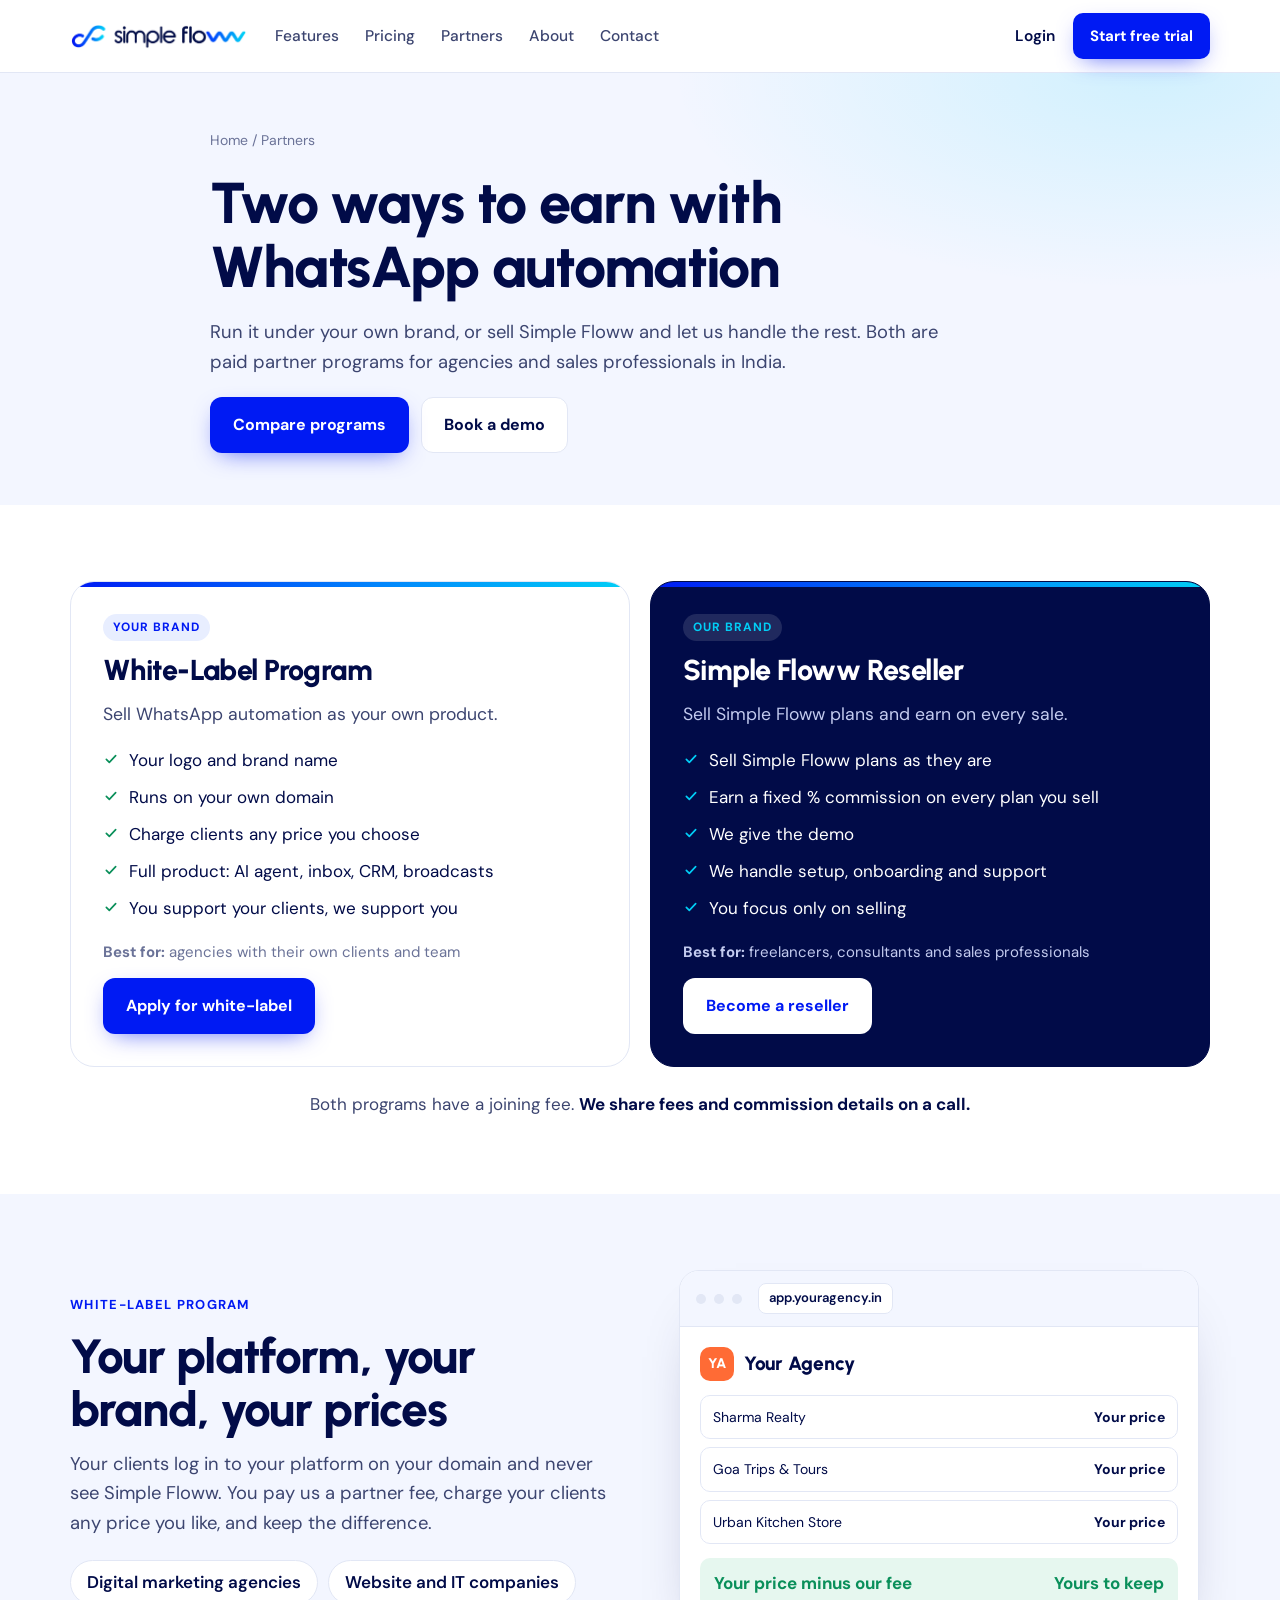
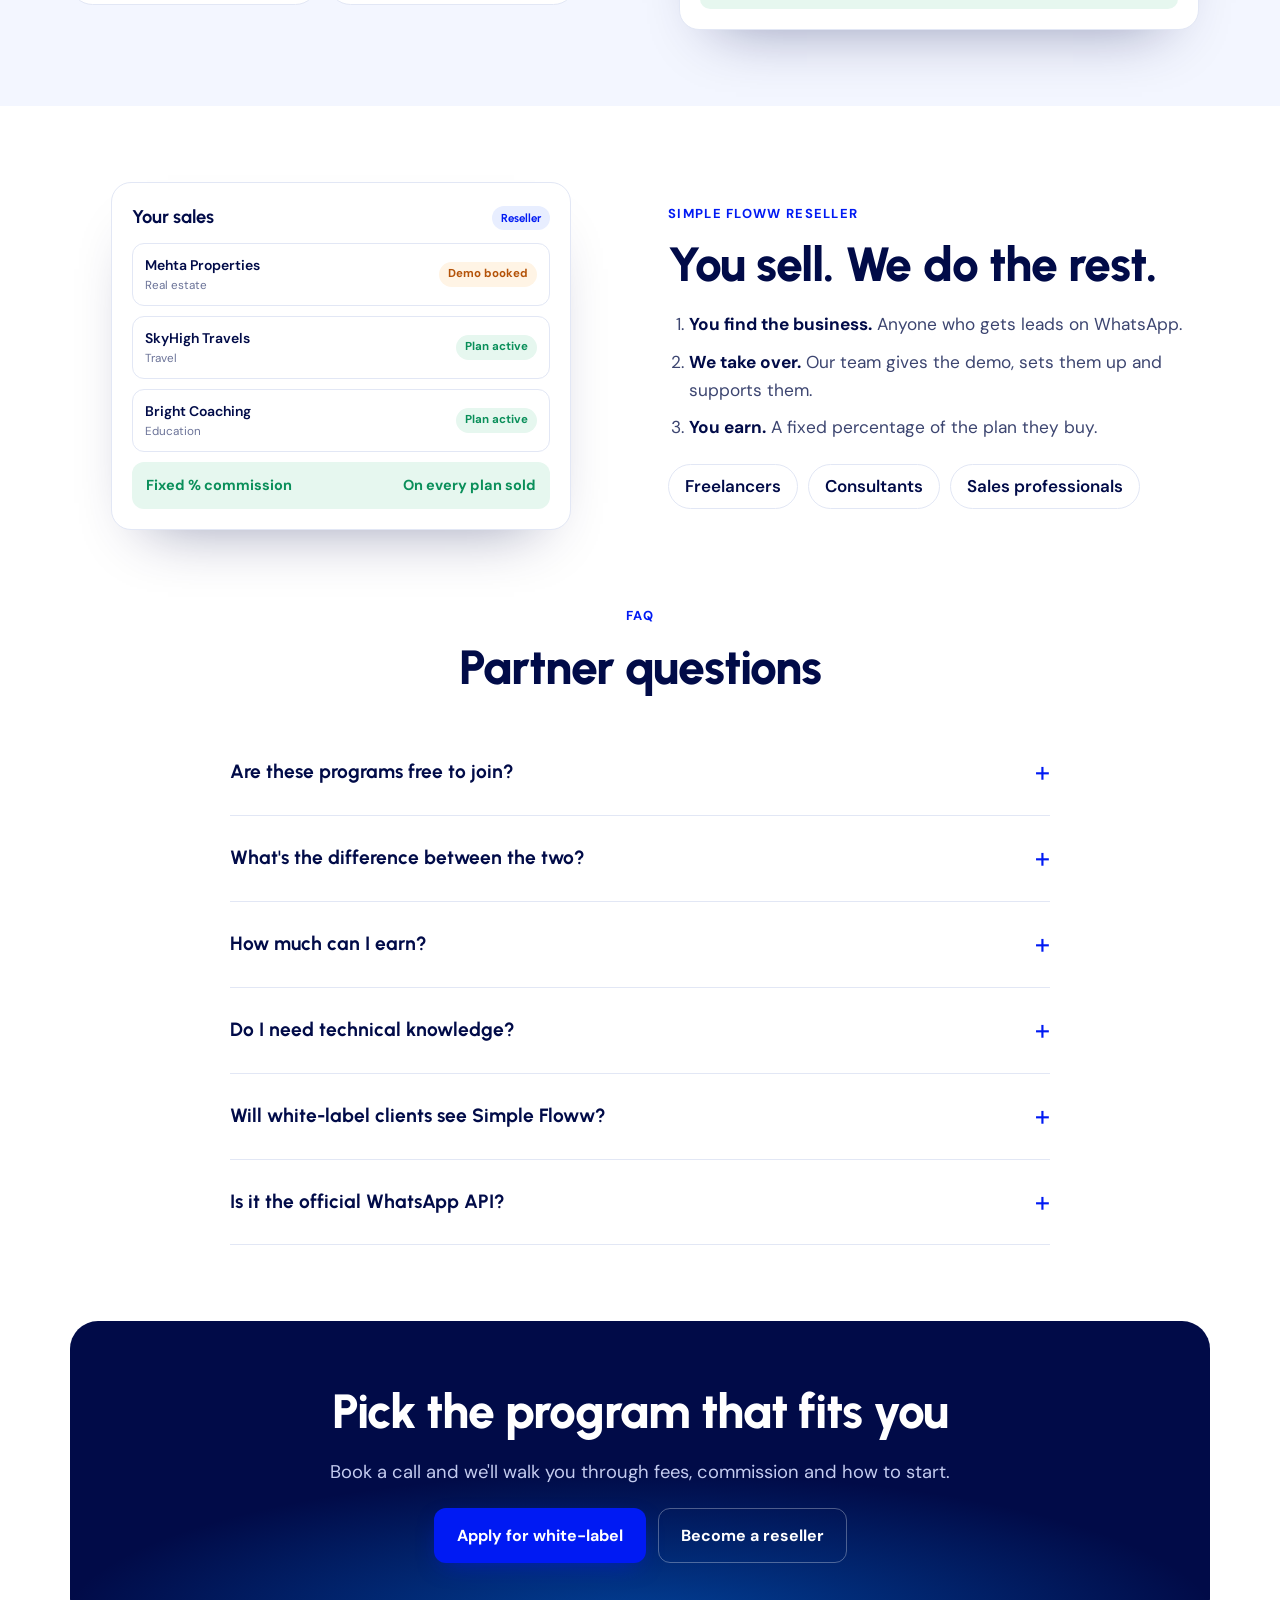
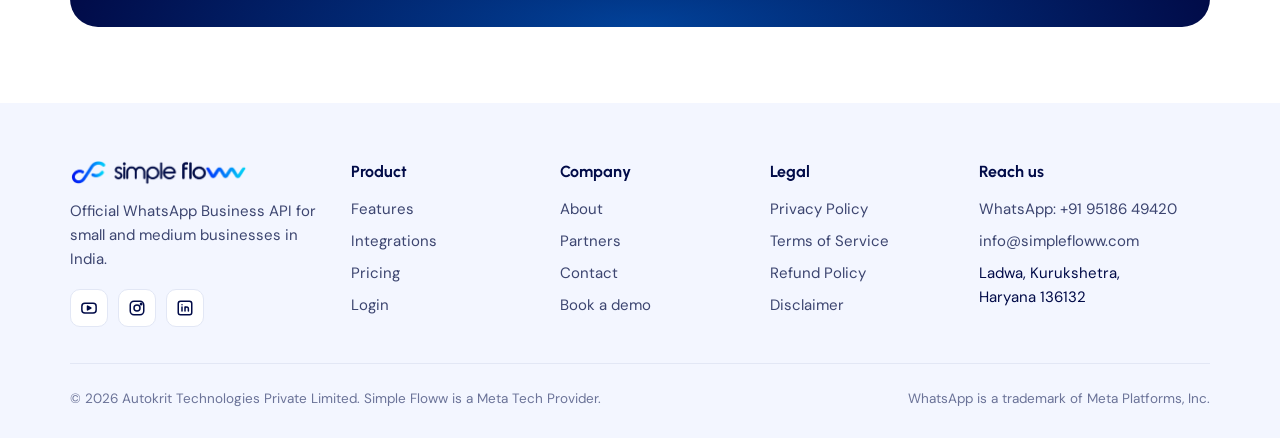
<file: partners/index.html>
<!doctype html>
<html lang="en-IN">
<head>
<meta charset="utf-8">
<meta name="viewport" content="width=device-width, initial-scale=1, viewport-fit=cover">
<title>WhatsApp API Reseller & White-Label Program | Simple Floww</title>
<meta name="description" content="Two ways to earn with WhatsApp automation: sell under your own brand with our white-label platform, or resell Simple Floww plans for a commission.">
<link rel="canonical" href="https://simplefloww.com/partners">
<meta property="og:type" content="website">
<meta property="og:url" content="https://simplefloww.com/partners">
<meta property="og:title" content="WhatsApp API Reseller & White-Label Program | Simple Floww">
<meta property="og:description" content="Two ways to earn with WhatsApp automation: sell under your own brand with our white-label platform, or resell Simple Floww plans for a commission.">
<meta property="og:image" content="https://simplefloww.com/assets/og.png">
<meta name="twitter:card" content="summary_large_image">
<meta name="theme-color" content="#010b48">
<link rel="icon" type="image/png" href="/assets/favicon.png">
<link rel="apple-touch-icon" href="/assets/apple-touch-icon.png">
<link rel="preconnect" href="https://fonts.googleapis.com">
<link rel="preconnect" href="https://fonts.gstatic.com" crossorigin>
<link rel="stylesheet" href="https://fonts.googleapis.com/css2?family=Urbanist:wght@600;700;800&family=DM+Sans:opsz,wght@9..40,400;9..40,500;9..40,600;9..40,700&display=swap">
<link rel="stylesheet" href="/assets/style.css?v=7">
<script>document.documentElement.classList.add("js")</script>
<script src="/assets/site.js?v=6" defer></script>
<script type="application/ld+json">
{
  "@context": "https://schema.org",
  "@graph": [
    {
      "@type": "BreadcrumbList",
      "itemListElement": [
        {
          "@type": "ListItem",
          "position": 1,
          "name": "Home",
          "item": "https://simplefloww.com/"
        },
        {
          "@type": "ListItem",
          "position": 2,
          "name": "Partners",
          "item": "https://simplefloww.com/partners"
        }
      ]
    },
    {
      "@type": "Service",
      "name": "Simple Floww white-label WhatsApp API program",
      "provider": {
        "@id": "https://simplefloww.com/#org"
      },
      "areaServed": "IN"
    },
    {
      "@type": "Service",
      "name": "Simple Floww reseller program",
      "provider": {
        "@id": "https://simplefloww.com/#org"
      },
      "areaServed": "IN"
    },
    {
      "@type": "FAQPage",
      "mainEntity": [
        {
          "@type": "Question",
          "name": "Are these programs free to join?",
          "acceptedAnswer": {
            "@type": "Answer",
            "text": "No. Both are paid programs. We share the joining fee and terms on a call."
          }
        },
        {
          "@type": "Question",
          "name": "What's the difference between the two?",
          "acceptedAnswer": {
            "@type": "Answer",
            "text": "With white-label, the platform carries your brand and you look after your own clients. As a Simple Floww reseller, you sell our plans under our brand, and we handle demos, setup and support."
          }
        },
        {
          "@type": "Question",
          "name": "How much can I earn?",
          "acceptedAnswer": {
            "@type": "Answer",
            "text": "White-label partners pay Simple Floww a separate partner fee and charge their clients whatever they choose, so the difference is theirs. Resellers earn a fixed percentage commission on every Simple Floww plan they sell. We share exact numbers on a call."
          }
        },
        {
          "@type": "Question",
          "name": "Do I need technical knowledge?",
          "acceptedAnswer": {
            "@type": "Answer",
            "text": "No. White-label partners get training on the platform. Resellers only need to find interested businesses, and our team takes it from there."
          }
        },
        {
          "@type": "Question",
          "name": "Will white-label clients see Simple Floww?",
          "acceptedAnswer": {
            "@type": "Answer",
            "text": "No. The platform shows your brand and runs on your domain."
          }
        },
        {
          "@type": "Question",
          "name": "Is it the official WhatsApp API?",
          "acceptedAnswer": {
            "@type": "Answer",
            "text": "Yes. Both programs run on the same official API that Simple Floww uses as a Meta Tech Provider."
          }
        }
      ]
    }
  ]
}
</script>
</head>
<body>

<header class="site-header">
  <nav class="wrap nav" aria-label="Main">
    <a class="brand" href="/" aria-label="Simple Floww home"><img src="/assets/logo.png" alt="Simple Floww" width="183" height="27"></a>
    <ul class="nav-links">
      <li><a href="/#features">Features</a></li>
      <li><a href="/pricing">Pricing</a></li>
      <li><a href="/partners">Partners</a></li>
      <li><a href="/about">About</a></li>
      <li><a href="/contact">Contact</a></li>
    </ul>
    <div class="nav-cta">
      <a class="login" href="/login/">Login</a>
      <a class="btn btn-pri btn-sm" href="/signup/">Start free trial</a>
      <details class="menu-toggle">
        <summary aria-label="Open menu"><svg width="20" height="20" viewBox="0 0 24 24" fill="none" stroke="currentColor" stroke-width="2" stroke-linecap="round"><path d="M4 7h16M4 12h16M4 17h16"/></svg></summary>
        <div class="panel">
          <a href="/#features">Features</a>
          <a href="/pricing">Pricing</a>
          <a href="/partners">Partners</a>
          <a href="/about">About</a>
          <a href="/contact">Contact</a>
          <a href="/login/">Login</a>
          <a class="btn btn-pri btn-sm" href="/signup/">Start free trial</a>
        </div>
      </details>
    </div>
  </nav>
</header>

<main>

<section class="page-hero">
  <div class="wrap">
    <span class="crumbs"><a href="/">Home</a> / Partners</span>
    <h1>Two ways to earn with WhatsApp automation</h1>
    <p class="lead">Run it under your own brand, or sell Simple Floww and let us handle the rest. Both are paid partner programs for agencies and sales professionals in India.</p>
    <div class="hero-ctas"><a class="btn btn-pri" href="#programs">Compare programs</a><a class="btn btn-ghost" href="/contact">Book a demo</a></div>
  </div>
</section>
<section id="programs">
  <div class="wrap">
    <div class="programs">
      <article class="program">
        <span class="prog-tag">Your brand</span>
        <h2>White-Label Program</h2>
        <p class="prog-line">Sell WhatsApp automation as your own product.</p>
        <ul class="ticks"><li><svg width="16" height="16" viewBox="0 0 24 24" fill="none" stroke="currentColor" stroke-width="2.5" stroke-linecap="round" stroke-linejoin="round"><path d="M5 12.5l4.5 4.5L19 7"/></svg><span>Your logo and brand name</span></li><li><svg width="16" height="16" viewBox="0 0 24 24" fill="none" stroke="currentColor" stroke-width="2.5" stroke-linecap="round" stroke-linejoin="round"><path d="M5 12.5l4.5 4.5L19 7"/></svg><span>Runs on your own domain</span></li><li><svg width="16" height="16" viewBox="0 0 24 24" fill="none" stroke="currentColor" stroke-width="2.5" stroke-linecap="round" stroke-linejoin="round"><path d="M5 12.5l4.5 4.5L19 7"/></svg><span>Charge clients any price you choose</span></li><li><svg width="16" height="16" viewBox="0 0 24 24" fill="none" stroke="currentColor" stroke-width="2.5" stroke-linecap="round" stroke-linejoin="round"><path d="M5 12.5l4.5 4.5L19 7"/></svg><span>Full product: AI agent, inbox, CRM, broadcasts</span></li><li><svg width="16" height="16" viewBox="0 0 24 24" fill="none" stroke="currentColor" stroke-width="2.5" stroke-linecap="round" stroke-linejoin="round"><path d="M5 12.5l4.5 4.5L19 7"/></svg><span>You support your clients, we support you</span></li></ul>
        <p class="best"><b>Best for:</b> agencies with their own clients and team</p>
        <a class="btn btn-pri" href="/contact?topic=whitelabel">Apply for white-label</a>
      </article>
      <article class="program alt">
        <span class="prog-tag">Our brand</span>
        <h2>Simple Floww Reseller</h2>
        <p class="prog-line">Sell Simple Floww plans and earn on every sale.</p>
        <ul class="ticks"><li><svg width="16" height="16" viewBox="0 0 24 24" fill="none" stroke="currentColor" stroke-width="2.5" stroke-linecap="round" stroke-linejoin="round"><path d="M5 12.5l4.5 4.5L19 7"/></svg><span>Sell Simple Floww plans as they are</span></li><li><svg width="16" height="16" viewBox="0 0 24 24" fill="none" stroke="currentColor" stroke-width="2.5" stroke-linecap="round" stroke-linejoin="round"><path d="M5 12.5l4.5 4.5L19 7"/></svg><span>Earn a fixed % commission on every plan you sell</span></li><li><svg width="16" height="16" viewBox="0 0 24 24" fill="none" stroke="currentColor" stroke-width="2.5" stroke-linecap="round" stroke-linejoin="round"><path d="M5 12.5l4.5 4.5L19 7"/></svg><span>We give the demo</span></li><li><svg width="16" height="16" viewBox="0 0 24 24" fill="none" stroke="currentColor" stroke-width="2.5" stroke-linecap="round" stroke-linejoin="round"><path d="M5 12.5l4.5 4.5L19 7"/></svg><span>We handle setup, onboarding and support</span></li><li><svg width="16" height="16" viewBox="0 0 24 24" fill="none" stroke="currentColor" stroke-width="2.5" stroke-linecap="round" stroke-linejoin="round"><path d="M5 12.5l4.5 4.5L19 7"/></svg><span>You focus only on selling</span></li></ul>
        <p class="best"><b>Best for:</b> freelancers, consultants and sales professionals</p>
        <a class="btn btn-pri" href="/contact?topic=reseller">Become a reseller</a>
      </article>
    </div>
    <p class="plans-note">Both programs have a joining fee. <b>We share fees and commission details on a call.</b></p>
  </div>
</section>

<section class="features">
  <div class="wrap two-col">
    <div class="sec-head" style="margin-bottom:0">
      <span class="kicker">White-Label Program</span>
      <h2 class="h2">Your platform, your brand, your prices</h2>
      <p class="lead">Your clients log in to your platform on your domain and never see Simple Floww. You pay us a partner fee, charge your clients any price you like, and keep the difference.</p>
      <div class="who-list"><span>Digital marketing agencies</span><span>Website and IT companies</span></div>
    </div>
    <div class="brand-mock" aria-label="Example of a partner's branded platform">
      <div class="bar-top"><i></i><i></i><i></i><span class="url">app.youragency.in</span></div>
      <div class="body">
        <div class="yourlogo"><span>YA</span>Your Agency</div>
        <div class="rows">
          <div><span>Sharma Realty</span><b>Your price</b></div>
          <div><span>Goa Trips &amp; Tours</span><b>Your price</b></div>
          <div><span>Urban Kitchen Store</span><b>Your price</b></div>
        </div>
        <div class="margin"><span>Your price minus our fee</span><span>Yours to keep</span></div>
      </div>
    </div>
  </div>
</section>

<section>
  <div class="wrap two-col">
    <div class="ref-mock" aria-label="Example of a reseller's sales tracker">
      <div class="ref-head"><b>Your sales</b><span class="chip blue">Reseller</span></div>
      <div class="ref-row"><span class="who">Mehta Properties<small>Real estate</small></span><span class="chip amber">Demo booked</span></div>
      <div class="ref-row"><span class="who">SkyHigh Travels<small>Travel</small></span><span class="chip green">Plan active</span></div>
      <div class="ref-row"><span class="who">Bright Coaching<small>Education</small></span><span class="chip green">Plan active</span></div>
      <div class="ref-foot"><span>Fixed % commission</span><b>On every plan sold</b></div>
    </div>
    <div class="sec-head" style="margin-bottom:0">
      <span class="kicker">Simple Floww Reseller</span>
      <h2 class="h2">You sell. We do the rest.</h2>
      <ol class="mini-steps">
        <li><b>You find the business.</b> Anyone who gets leads on WhatsApp.</li>
        <li><b>We take over.</b> Our team gives the demo, sets them up and supports them.</li>
        <li><b>You earn.</b> A fixed percentage of the plan they buy.</li>
      </ol>
      <div class="who-list"><span>Freelancers</span><span>Consultants</span><span>Sales professionals</span></div>
    </div>
  </div>
</section>

<section style="padding-top:0">
  <div class="wrap">
    <div class="sec-head center"><span class="kicker">FAQ</span><h2 class="h2">Partner questions</h2></div>
    <div class="faq-wrap faq">
      <details><summary>Are these programs free to join?</summary><p>No. Both are paid programs. We share the joining fee and terms on a call.</p></details>
      <details><summary>What's the difference between the two?</summary><p>With white-label, the platform carries your brand and you look after your own clients. As a Simple Floww reseller, you sell our plans under our brand, and we handle demos, setup and support.</p></details>
      <details><summary>How much can I earn?</summary><p>White-label partners pay Simple Floww a separate partner fee and charge their clients whatever they choose, so the difference is theirs. Resellers earn a fixed percentage commission on every Simple Floww plan they sell. We share exact numbers on a call.</p></details>
      <details><summary>Do I need technical knowledge?</summary><p>No. White-label partners get training on the platform. Resellers only need to find interested businesses, and our team takes it from there.</p></details>
      <details><summary>Will white-label clients see Simple Floww?</summary><p>No. The platform shows your brand and runs on your domain.</p></details>
      <details><summary>Is it the official WhatsApp API?</summary><p>Yes. Both programs run on the same official API that Simple Floww uses as a Meta Tech Provider.</p></details>
    </div>
  </div>
</section>

<section class="final">
  <div class="wrap">
    <div class="final-box">
      <h2 class="h2">Pick the program that fits you</h2>
      <p>Book a call and we'll walk you through fees, commission and how to start.</p>
      <div class="hero-ctas" style="justify-content:center"><a class="btn btn-pri" href="/contact?topic=whitelabel">Apply for white-label</a><a class="btn btn-ghost" href="/contact?topic=reseller">Become a reseller</a></div>
    </div>
  </div>
</section>
</main>

<footer class="site-footer">
  <div class="wrap">
    <div class="foot-grid">
      <div class="foot-brand">
        <img src="/assets/logo.png" alt="Simple Floww" width="183" height="27">
        <p>Official WhatsApp Business API for small and medium businesses in India.</p>
        <div class="socials">
          <a href="https://www.youtube.com/@simplefloww1" aria-label="YouTube"><svg width="18" height="18" viewBox="0 0 24 24" fill="none" stroke="currentColor" stroke-width="2" stroke-linejoin="round"><rect x="2.5" y="5.5" width="19" height="13" rx="4"/><path d="M10 9.5v5l4.5-2.5z" fill="currentColor"/></svg></a>
          <a href="https://www.instagram.com/simplefloww_official" aria-label="Instagram"><svg width="18" height="18" viewBox="0 0 24 24" fill="none" stroke="currentColor" stroke-width="2"><rect x="3" y="3" width="18" height="18" rx="5"/><circle cx="12" cy="12" r="4"/><circle cx="17.5" cy="6.5" r="1" fill="currentColor"/></svg></a>
          <a href="https://www.linkedin.com/company/simple-floww/" aria-label="LinkedIn"><svg width="18" height="18" viewBox="0 0 24 24" fill="none" stroke="currentColor" stroke-width="2" stroke-linecap="round"><rect x="3" y="3" width="18" height="18" rx="3"/><path d="M8 10.5V16M8 7.5v.01M12 16v-5.5M12 13c0-1.5 1-2.5 2.3-2.5S16.5 11.5 16.5 13v3"/></svg></a>
        </div>
      </div>
      <div><h4>Product</h4><ul><li><a href="/#features">Features</a></li><li><a href="/#integrations">Integrations</a></li><li><a href="/pricing">Pricing</a></li><li><a href="/login/">Login</a></li></ul></div>
      <div><h4>Company</h4><ul><li><a href="/about">About</a></li><li><a href="/partners">Partners</a></li><li><a href="/contact">Contact</a></li><li><a href="/contact">Book a demo</a></li></ul></div>
      <div><h4>Legal</h4><ul><li><a href="/privacy-policy">Privacy Policy</a></li><li><a href="/terms">Terms of Service</a></li><li><a href="/refund-policy">Refund Policy</a></li><li><a href="/disclaimer">Disclaimer</a></li></ul></div>
      <div><h4>Reach us</h4><ul><li><a href="https://wa.me/919518649420">WhatsApp: +91 95186 49420</a></li><li><a href="mailto:info@simplefloww.com">info@simplefloww.com</a></li><li>Ladwa, Kurukshetra,<br>Haryana 136132</li></ul></div>
    </div>
    <div class="foot-bottom">
      <span>© 2026 Autokrit Technologies Private Limited. Simple Floww is a Meta Tech Provider.</span>
      <span>WhatsApp is a trademark of Meta Platforms, Inc.</span>
    </div>
  </div>
</footer>

<!-- Simple Floww AI chat widget -->
<script async src="https://apiauto.simplefloww.com/api/v1/widget/embed.js" data-agent-id="6a717f08ba98f24c1cd20bc7"></script>
</body>
</html>
</file>
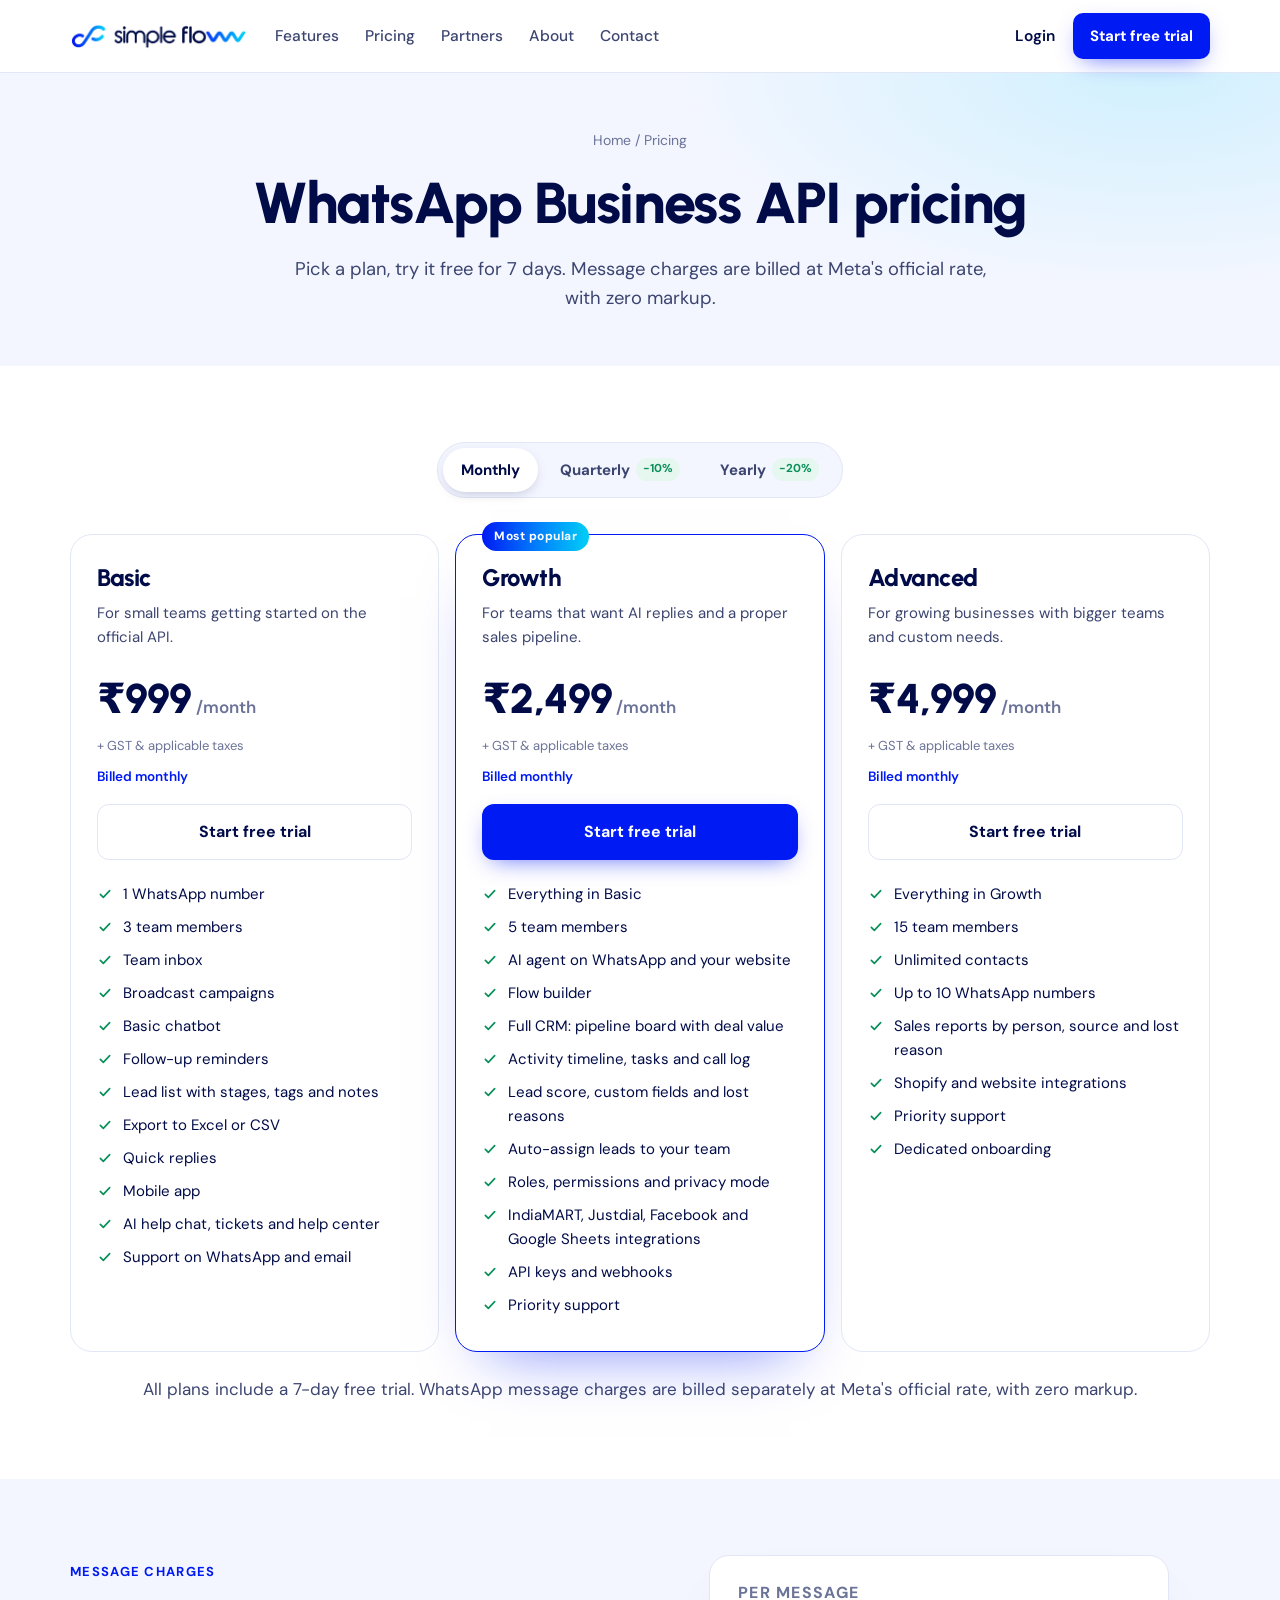
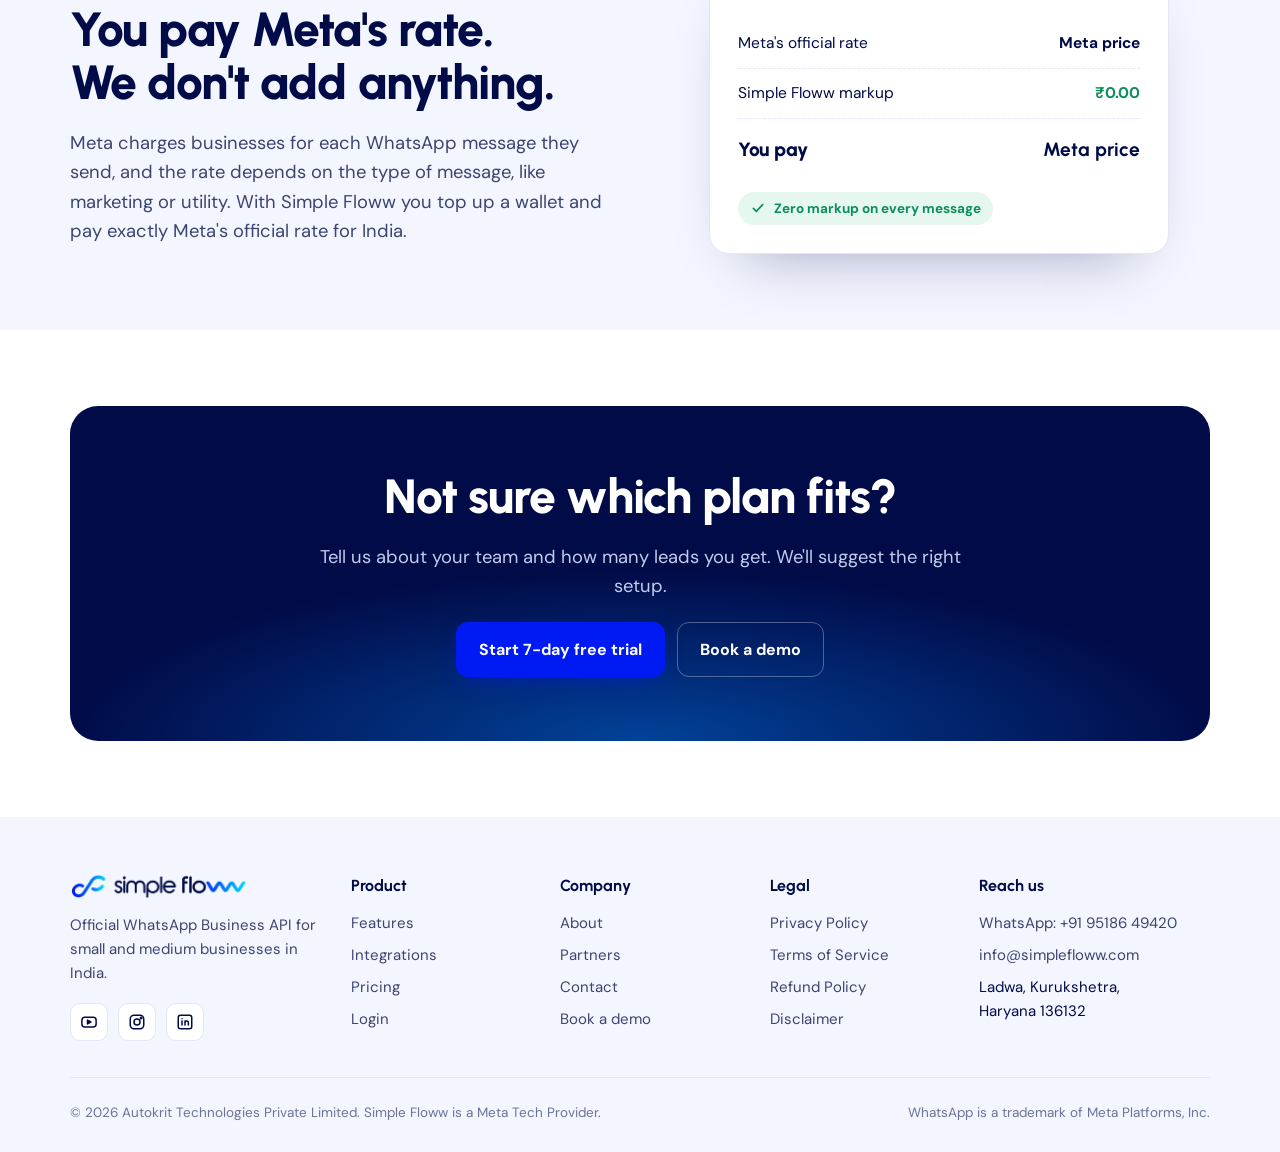
<file: pricing/index.html>
<!doctype html>
<html lang="en-IN">
<head>
<meta charset="utf-8">
<meta name="viewport" content="width=device-width, initial-scale=1, viewport-fit=cover">
<title>WhatsApp Business API Pricing in India | Simple Floww</title>
<meta name="description" content="Simple Floww plans for WhatsApp Business API, with zero markup on Meta message charges and a 7-day free trial.">
<link rel="canonical" href="https://simplefloww.com/pricing">
<meta property="og:type" content="website">
<meta property="og:url" content="https://simplefloww.com/pricing">
<meta property="og:title" content="WhatsApp Business API Pricing in India | Simple Floww">
<meta property="og:description" content="Simple Floww plans for WhatsApp Business API, with zero markup on Meta message charges and a 7-day free trial.">
<meta property="og:image" content="https://simplefloww.com/assets/og.png">
<meta name="twitter:card" content="summary_large_image">
<meta name="theme-color" content="#010b48">
<link rel="icon" type="image/png" href="/assets/favicon.png">
<link rel="apple-touch-icon" href="/assets/apple-touch-icon.png">
<link rel="preconnect" href="https://fonts.googleapis.com">
<link rel="preconnect" href="https://fonts.gstatic.com" crossorigin>
<link rel="stylesheet" href="https://fonts.googleapis.com/css2?family=Urbanist:wght@600;700;800&family=DM+Sans:opsz,wght@9..40,400;9..40,500;9..40,600;9..40,700&display=swap">
<link rel="stylesheet" href="/assets/style.css?v=9">
<script>document.documentElement.classList.add("js")</script>
<script src="/assets/site.js?v=6" defer></script>
<script type="application/ld+json">
{
  "@context": "https://schema.org",
  "@graph": [
    {
      "@type": "BreadcrumbList",
      "itemListElement": [
        {
          "@type": "ListItem",
          "position": 1,
          "name": "Home",
          "item": "https://simplefloww.com/"
        },
        {
          "@type": "ListItem",
          "position": 2,
          "name": "Pricing",
          "item": "https://simplefloww.com/pricing"
        }
      ]
    },
    {
      "@type": "WebPage",
      "name": "Simple Floww pricing",
      "publisher": {
        "@id": "https://simplefloww.com/#org"
      }
    }
  ]
}
</script>
</head>
<body>

<header class="site-header">
  <nav class="wrap nav" aria-label="Main">
    <a class="brand" href="/" aria-label="Simple Floww home"><img src="/assets/logo.png" alt="Simple Floww" width="183" height="27"></a>
    <ul class="nav-links">
      <li><a href="/#features">Features</a></li>
      <li><a href="/pricing">Pricing</a></li>
      <li><a href="/partners">Partners</a></li>
      <li><a href="/about">About</a></li>
      <li><a href="/contact">Contact</a></li>
    </ul>
    <div class="nav-cta">
      <a class="login" href="/login/">Login</a>
      <a class="btn btn-pri btn-sm" href="/signup/">Start free trial</a>
      <details class="menu-toggle">
        <summary aria-label="Open menu"><svg width="20" height="20" viewBox="0 0 24 24" fill="none" stroke="currentColor" stroke-width="2" stroke-linecap="round"><path d="M4 7h16M4 12h16M4 17h16"/></svg></summary>
        <div class="panel">
          <a href="/#features">Features</a>
          <a href="/pricing">Pricing</a>
          <a href="/partners">Partners</a>
          <a href="/about">About</a>
          <a href="/contact">Contact</a>
          <a href="/login/">Login</a>
          <a class="btn btn-pri btn-sm" href="/signup/">Start free trial</a>
        </div>
      </details>
    </div>
  </nav>
</header>

<main>

<section class="page-hero center">
  <div class="wrap">
    <span class="crumbs"><a href="/">Home</a> / Pricing</span>
    <h1>WhatsApp Business API pricing</h1>
    <p class="lead">Pick a plan, try it free for 7 days. Message charges are billed at Meta's official rate, with zero markup.</p>
    
  </div>
</section>
<section>
  <div class="wrap">
    <div class="billing" role="radiogroup" aria-label="Billing period">
      <button type="button" role="radio" aria-checked="true" data-period="monthly">Monthly</button>
      <button type="button" role="radio" aria-checked="false" data-period="quarterly">Quarterly <span class="save">-10%</span></button>
      <button type="button" role="radio" aria-checked="false" data-period="yearly">Yearly <span class="save">-20%</span></button>
    </div>
    <div class="plans priced">
      <article class="plan" data-monthly="999" data-quarterly="899" data-yearly="799">
        
        <h2>Basic</h2>
        <p class="plan-line">For small teams getting started on the official API.</p>
        <div class="price"><span class="amount">₹999</span><span class="per">/month</span></div>
        <p class="tax">+ GST &amp; applicable taxes</p>
        <p class="billed">Billed monthly</p>
        <a class="btn btn-ghost" href="/signup/">Start free trial</a>
        <ul class="ticks"><li><svg width="16" height="16" viewBox="0 0 24 24" fill="none" stroke="currentColor" stroke-width="2.5" stroke-linecap="round" stroke-linejoin="round"><path d="M5 12.5l4.5 4.5L19 7"/></svg><span>1 WhatsApp number</span></li><li><svg width="16" height="16" viewBox="0 0 24 24" fill="none" stroke="currentColor" stroke-width="2.5" stroke-linecap="round" stroke-linejoin="round"><path d="M5 12.5l4.5 4.5L19 7"/></svg><span>3 team members</span></li><li><svg width="16" height="16" viewBox="0 0 24 24" fill="none" stroke="currentColor" stroke-width="2.5" stroke-linecap="round" stroke-linejoin="round"><path d="M5 12.5l4.5 4.5L19 7"/></svg><span>Team inbox</span></li><li><svg width="16" height="16" viewBox="0 0 24 24" fill="none" stroke="currentColor" stroke-width="2.5" stroke-linecap="round" stroke-linejoin="round"><path d="M5 12.5l4.5 4.5L19 7"/></svg><span>Broadcast campaigns</span></li><li><svg width="16" height="16" viewBox="0 0 24 24" fill="none" stroke="currentColor" stroke-width="2.5" stroke-linecap="round" stroke-linejoin="round"><path d="M5 12.5l4.5 4.5L19 7"/></svg><span>Basic chatbot</span></li><li><svg width="16" height="16" viewBox="0 0 24 24" fill="none" stroke="currentColor" stroke-width="2.5" stroke-linecap="round" stroke-linejoin="round"><path d="M5 12.5l4.5 4.5L19 7"/></svg><span>Follow-up reminders</span></li><li><svg width="16" height="16" viewBox="0 0 24 24" fill="none" stroke="currentColor" stroke-width="2.5" stroke-linecap="round" stroke-linejoin="round"><path d="M5 12.5l4.5 4.5L19 7"/></svg><span>Lead list with stages, tags and notes</span></li><li><svg width="16" height="16" viewBox="0 0 24 24" fill="none" stroke="currentColor" stroke-width="2.5" stroke-linecap="round" stroke-linejoin="round"><path d="M5 12.5l4.5 4.5L19 7"/></svg><span>Export to Excel or CSV</span></li><li><svg width="16" height="16" viewBox="0 0 24 24" fill="none" stroke="currentColor" stroke-width="2.5" stroke-linecap="round" stroke-linejoin="round"><path d="M5 12.5l4.5 4.5L19 7"/></svg><span>Quick replies</span></li><li><svg width="16" height="16" viewBox="0 0 24 24" fill="none" stroke="currentColor" stroke-width="2.5" stroke-linecap="round" stroke-linejoin="round"><path d="M5 12.5l4.5 4.5L19 7"/></svg><span>Mobile app</span></li><li><svg width="16" height="16" viewBox="0 0 24 24" fill="none" stroke="currentColor" stroke-width="2.5" stroke-linecap="round" stroke-linejoin="round"><path d="M5 12.5l4.5 4.5L19 7"/></svg><span>AI help chat, tickets and help center</span></li><li><svg width="16" height="16" viewBox="0 0 24 24" fill="none" stroke="currentColor" stroke-width="2.5" stroke-linecap="round" stroke-linejoin="round"><path d="M5 12.5l4.5 4.5L19 7"/></svg><span>Support on WhatsApp and email</span></li></ul>
      </article>
      <article class="plan featured" data-monthly="2499" data-quarterly="2249" data-yearly="1999">
        <span class="popular">Most popular</span>
        <h2>Growth</h2>
        <p class="plan-line">For teams that want AI replies and a proper sales pipeline.</p>
        <div class="price"><span class="amount">₹2,499</span><span class="per">/month</span></div>
        <p class="tax">+ GST &amp; applicable taxes</p>
        <p class="billed">Billed monthly</p>
        <a class="btn btn-pri" href="/signup/">Start free trial</a>
        <ul class="ticks"><li><svg width="16" height="16" viewBox="0 0 24 24" fill="none" stroke="currentColor" stroke-width="2.5" stroke-linecap="round" stroke-linejoin="round"><path d="M5 12.5l4.5 4.5L19 7"/></svg><span>Everything in Basic</span></li><li><svg width="16" height="16" viewBox="0 0 24 24" fill="none" stroke="currentColor" stroke-width="2.5" stroke-linecap="round" stroke-linejoin="round"><path d="M5 12.5l4.5 4.5L19 7"/></svg><span>5 team members</span></li><li><svg width="16" height="16" viewBox="0 0 24 24" fill="none" stroke="currentColor" stroke-width="2.5" stroke-linecap="round" stroke-linejoin="round"><path d="M5 12.5l4.5 4.5L19 7"/></svg><span>AI agent on WhatsApp and your website</span></li><li><svg width="16" height="16" viewBox="0 0 24 24" fill="none" stroke="currentColor" stroke-width="2.5" stroke-linecap="round" stroke-linejoin="round"><path d="M5 12.5l4.5 4.5L19 7"/></svg><span>Flow builder</span></li><li><svg width="16" height="16" viewBox="0 0 24 24" fill="none" stroke="currentColor" stroke-width="2.5" stroke-linecap="round" stroke-linejoin="round"><path d="M5 12.5l4.5 4.5L19 7"/></svg><span>Full CRM: pipeline board with deal value</span></li><li><svg width="16" height="16" viewBox="0 0 24 24" fill="none" stroke="currentColor" stroke-width="2.5" stroke-linecap="round" stroke-linejoin="round"><path d="M5 12.5l4.5 4.5L19 7"/></svg><span>Activity timeline, tasks and call log</span></li><li><svg width="16" height="16" viewBox="0 0 24 24" fill="none" stroke="currentColor" stroke-width="2.5" stroke-linecap="round" stroke-linejoin="round"><path d="M5 12.5l4.5 4.5L19 7"/></svg><span>Lead score, custom fields and lost reasons</span></li><li><svg width="16" height="16" viewBox="0 0 24 24" fill="none" stroke="currentColor" stroke-width="2.5" stroke-linecap="round" stroke-linejoin="round"><path d="M5 12.5l4.5 4.5L19 7"/></svg><span>Auto-assign leads to your team</span></li><li><svg width="16" height="16" viewBox="0 0 24 24" fill="none" stroke="currentColor" stroke-width="2.5" stroke-linecap="round" stroke-linejoin="round"><path d="M5 12.5l4.5 4.5L19 7"/></svg><span>Roles, permissions and privacy mode</span></li><li><svg width="16" height="16" viewBox="0 0 24 24" fill="none" stroke="currentColor" stroke-width="2.5" stroke-linecap="round" stroke-linejoin="round"><path d="M5 12.5l4.5 4.5L19 7"/></svg><span>IndiaMART, Justdial, Facebook and Google Sheets integrations</span></li><li><svg width="16" height="16" viewBox="0 0 24 24" fill="none" stroke="currentColor" stroke-width="2.5" stroke-linecap="round" stroke-linejoin="round"><path d="M5 12.5l4.5 4.5L19 7"/></svg><span>API keys and webhooks</span></li><li><svg width="16" height="16" viewBox="0 0 24 24" fill="none" stroke="currentColor" stroke-width="2.5" stroke-linecap="round" stroke-linejoin="round"><path d="M5 12.5l4.5 4.5L19 7"/></svg><span>Priority support</span></li></ul>
      </article>
      <article class="plan" data-monthly="4999" data-quarterly="4499" data-yearly="3999">
        
        <h2>Advanced</h2>
        <p class="plan-line">For growing businesses with bigger teams and custom needs.</p>
        <div class="price"><span class="amount">₹4,999</span><span class="per">/month</span></div>
        <p class="tax">+ GST &amp; applicable taxes</p>
        <p class="billed">Billed monthly</p>
        <a class="btn btn-ghost" href="/signup/">Start free trial</a>
        <ul class="ticks"><li><svg width="16" height="16" viewBox="0 0 24 24" fill="none" stroke="currentColor" stroke-width="2.5" stroke-linecap="round" stroke-linejoin="round"><path d="M5 12.5l4.5 4.5L19 7"/></svg><span>Everything in Growth</span></li><li><svg width="16" height="16" viewBox="0 0 24 24" fill="none" stroke="currentColor" stroke-width="2.5" stroke-linecap="round" stroke-linejoin="round"><path d="M5 12.5l4.5 4.5L19 7"/></svg><span>15 team members</span></li><li><svg width="16" height="16" viewBox="0 0 24 24" fill="none" stroke="currentColor" stroke-width="2.5" stroke-linecap="round" stroke-linejoin="round"><path d="M5 12.5l4.5 4.5L19 7"/></svg><span>Unlimited contacts</span></li><li><svg width="16" height="16" viewBox="0 0 24 24" fill="none" stroke="currentColor" stroke-width="2.5" stroke-linecap="round" stroke-linejoin="round"><path d="M5 12.5l4.5 4.5L19 7"/></svg><span>Up to 10 WhatsApp numbers</span></li><li><svg width="16" height="16" viewBox="0 0 24 24" fill="none" stroke="currentColor" stroke-width="2.5" stroke-linecap="round" stroke-linejoin="round"><path d="M5 12.5l4.5 4.5L19 7"/></svg><span>Sales reports by person, source and lost reason</span></li><li><svg width="16" height="16" viewBox="0 0 24 24" fill="none" stroke="currentColor" stroke-width="2.5" stroke-linecap="round" stroke-linejoin="round"><path d="M5 12.5l4.5 4.5L19 7"/></svg><span>Shopify and website integrations</span></li><li><svg width="16" height="16" viewBox="0 0 24 24" fill="none" stroke="currentColor" stroke-width="2.5" stroke-linecap="round" stroke-linejoin="round"><path d="M5 12.5l4.5 4.5L19 7"/></svg><span>Priority support</span></li><li><svg width="16" height="16" viewBox="0 0 24 24" fill="none" stroke="currentColor" stroke-width="2.5" stroke-linecap="round" stroke-linejoin="round"><path d="M5 12.5l4.5 4.5L19 7"/></svg><span>Dedicated onboarding</span></li></ul>
      </article>
    </div>
    <p class="plans-note">All plans include a 7-day free trial. WhatsApp message charges are billed separately at Meta's official rate, with zero markup.</p>
  </div>
</section>

<script>
  // Switch prices between monthly, quarterly and yearly billing.
  (function () {
    const months = { monthly: 1, quarterly: 3, yearly: 12 };
    const label = { monthly: 'Billed monthly', quarterly: 'Billed every 3 months', yearly: 'Billed yearly' };
    const inr = (n) => '₹' + n.toLocaleString('en-IN');
    const buttons = document.querySelectorAll('.billing button');
    function set(period) {
      buttons.forEach((b) => b.setAttribute('aria-checked', String(b.dataset.period === period)));
      document.querySelectorAll('.plan[data-monthly]').forEach((card) => {
        const perMonth = +card.dataset[period];
        card.querySelector('.amount').textContent = inr(perMonth);
        card.querySelector('.billed').textContent = period === 'monthly'
          ? label.monthly : label[period] + ': ' + inr(perMonth * months[period]);
      });
    }
    buttons.forEach((b) => b.addEventListener('click', () => set(b.dataset.period)));
  })();
</script>

<section class="price-sec">
  <div class="wrap price-grid">
    <div class="price-copy">
      <span class="kicker">Message charges</span>
      <h2 class="h2">You pay Meta's rate. We don't add anything.</h2>
      <p class="lead">Meta charges businesses for each WhatsApp message they send, and the rate depends on the type of message, like marketing or utility. With Simple Floww you top up a wallet and pay exactly Meta's official rate for India.</p>
    </div>
    <div class="receipt" aria-label="How a message is charged">
      <h3>Per message</h3>
      <div class="row"><span>Meta's official rate</span><b>Meta price</b></div>
      <div class="row zero"><span>Simple Floww markup</span><b>₹0.00</b></div>
      <div class="row total"><span>You pay</span><b>Meta price</b></div>
      <span class="stamp"><svg width="16" height="16" viewBox="0 0 24 24" fill="none" stroke="currentColor" stroke-width="2.5" stroke-linecap="round" stroke-linejoin="round"><path d="M5 12.5l4.5 4.5L19 7"/></svg>Zero markup on every message</span>
    </div>
  </div>
</section>

<section class="final" style="padding-top:76px">
  <div class="wrap">
    <div class="final-box">
      <h2 class="h2">Not sure which plan fits?</h2>
      <p>Tell us about your team and how many leads you get. We'll suggest the right setup.</p>
      <div class="hero-ctas" style="justify-content:center"><a class="btn btn-pri" href="/signup/">Start 7-day free trial</a><a class="btn btn-ghost" href="/contact">Book a demo</a></div>
    </div>
  </div>
</section>
</main>

<footer class="site-footer">
  <div class="wrap">
    <div class="foot-grid">
      <div class="foot-brand">
        <img src="/assets/logo.png" alt="Simple Floww" width="183" height="27">
        <p>Official WhatsApp Business API for small and medium businesses in India.</p>
        <div class="socials">
          <a href="https://www.youtube.com/@simplefloww1" aria-label="YouTube"><svg width="18" height="18" viewBox="0 0 24 24" fill="none" stroke="currentColor" stroke-width="2" stroke-linejoin="round"><rect x="2.5" y="5.5" width="19" height="13" rx="4"/><path d="M10 9.5v5l4.5-2.5z" fill="currentColor"/></svg></a>
          <a href="https://www.instagram.com/simplefloww_official" aria-label="Instagram"><svg width="18" height="18" viewBox="0 0 24 24" fill="none" stroke="currentColor" stroke-width="2"><rect x="3" y="3" width="18" height="18" rx="5"/><circle cx="12" cy="12" r="4"/><circle cx="17.5" cy="6.5" r="1" fill="currentColor"/></svg></a>
          <a href="https://www.linkedin.com/company/simple-floww/" aria-label="LinkedIn"><svg width="18" height="18" viewBox="0 0 24 24" fill="none" stroke="currentColor" stroke-width="2" stroke-linecap="round"><rect x="3" y="3" width="18" height="18" rx="3"/><path d="M8 10.5V16M8 7.5v.01M12 16v-5.5M12 13c0-1.5 1-2.5 2.3-2.5S16.5 11.5 16.5 13v3"/></svg></a>
        </div>
      </div>
      <div><h4>Product</h4><ul><li><a href="/#features">Features</a></li><li><a href="/#integrations">Integrations</a></li><li><a href="/pricing">Pricing</a></li><li><a href="/login/">Login</a></li></ul></div>
      <div><h4>Company</h4><ul><li><a href="/about">About</a></li><li><a href="/partners">Partners</a></li><li><a href="/contact">Contact</a></li><li><a href="/contact">Book a demo</a></li></ul></div>
      <div><h4>Legal</h4><ul><li><a href="/privacy-policy">Privacy Policy</a></li><li><a href="/terms">Terms of Service</a></li><li><a href="/refund-policy">Refund Policy</a></li><li><a href="/disclaimer">Disclaimer</a></li></ul></div>
      <div><h4>Reach us</h4><ul><li><a href="https://wa.me/919518649420">WhatsApp: +91 95186 49420</a></li><li><a href="mailto:info@simplefloww.com">info@simplefloww.com</a></li><li>Ladwa, Kurukshetra,<br>Haryana 136132</li></ul></div>
    </div>
    <div class="foot-bottom">
      <span>© 2026 Autokrit Technologies Private Limited. Simple Floww is a Meta Tech Provider.</span>
      <span>WhatsApp is a trademark of Meta Platforms, Inc.</span>
    </div>
  </div>
</footer>

<!-- Simple Floww AI chat widget -->
<script async src="https://apiauto.simplefloww.com/api/v1/widget/embed.js" data-agent-id="6a717f08ba98f24c1cd20bc7"></script>
</body>
</html>
</file>
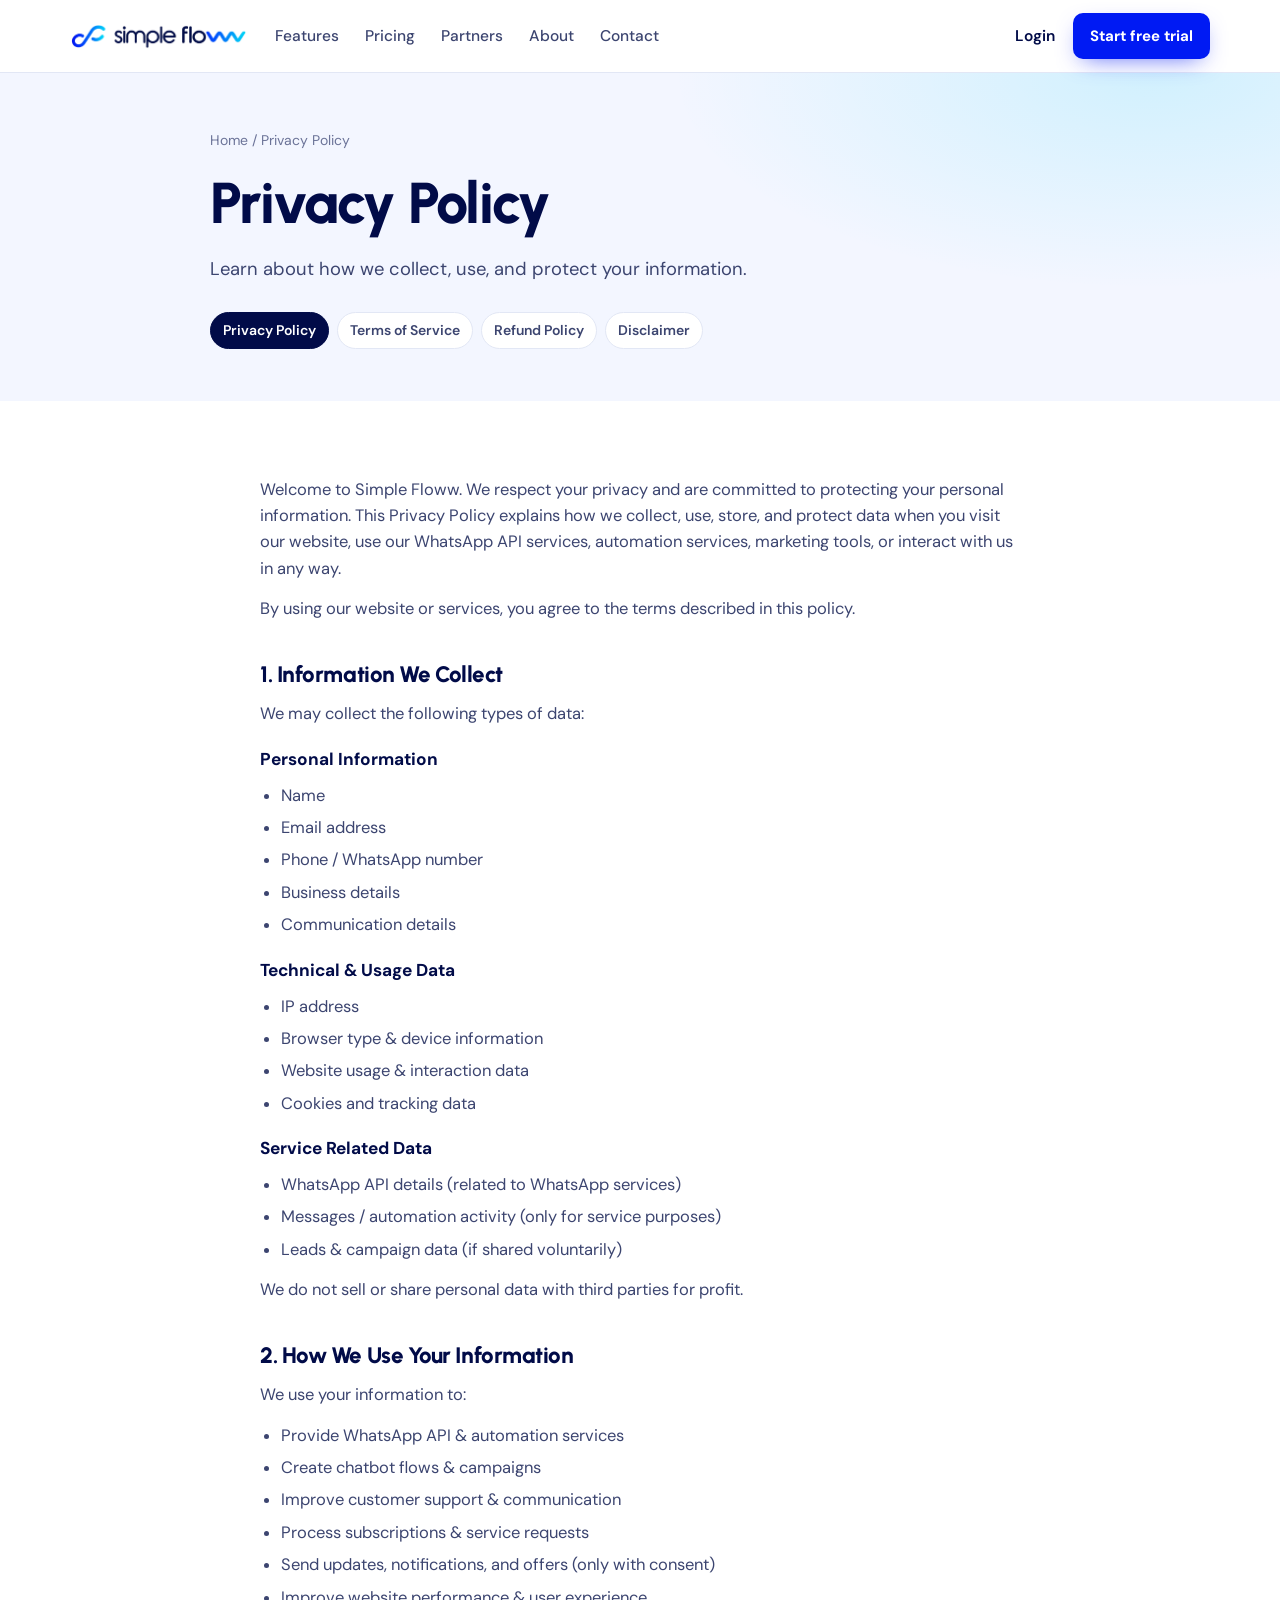
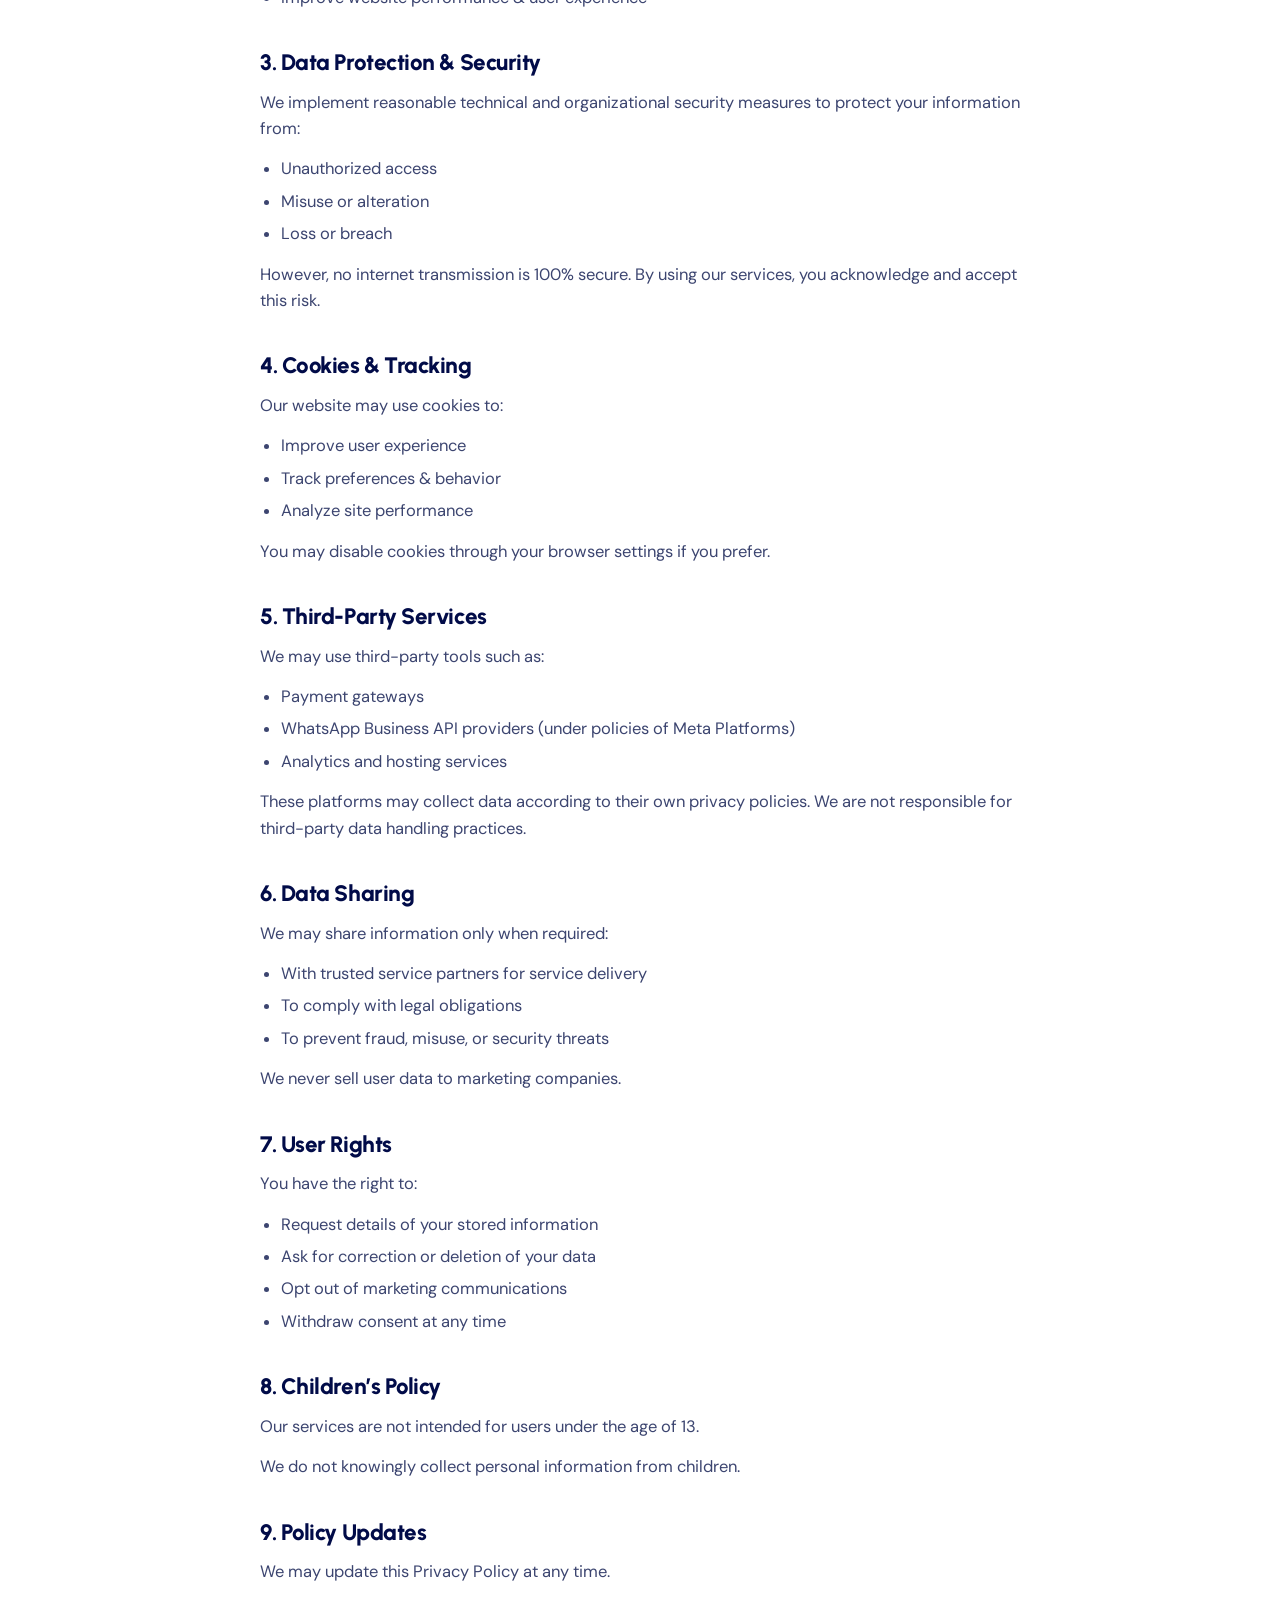
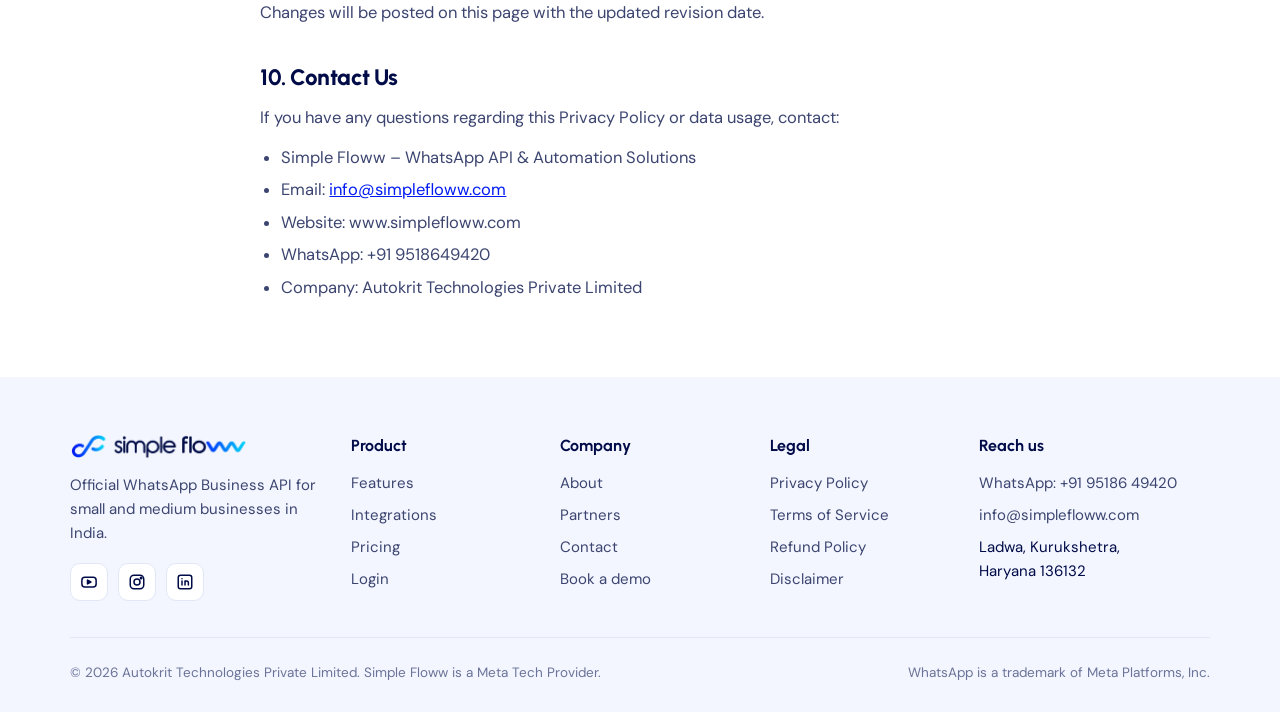
<file: privacy-policy/index.html>
<!doctype html>
<html lang="en-IN">
<head>
<meta charset="utf-8">
<meta name="viewport" content="width=device-width, initial-scale=1, viewport-fit=cover">
<title>Privacy Policy | Simple Floww</title>
<meta name="description" content="Learn about how we collect, use, and protect your information. Privacy Policy of Simple Floww, by Autokrit Technologies Private Limited.">
<link rel="canonical" href="https://simplefloww.com/privacy-policy">
<meta property="og:type" content="website">
<meta property="og:url" content="https://simplefloww.com/privacy-policy">
<meta property="og:title" content="Privacy Policy | Simple Floww">
<meta property="og:description" content="Learn about how we collect, use, and protect your information. Privacy Policy of Simple Floww, by Autokrit Technologies Private Limited.">
<meta property="og:image" content="https://simplefloww.com/assets/og.png">
<meta name="twitter:card" content="summary_large_image">
<meta name="theme-color" content="#010b48">
<link rel="icon" type="image/png" href="/assets/favicon.png">
<link rel="apple-touch-icon" href="/assets/apple-touch-icon.png">
<link rel="preconnect" href="https://fonts.googleapis.com">
<link rel="preconnect" href="https://fonts.gstatic.com" crossorigin>
<link rel="stylesheet" href="https://fonts.googleapis.com/css2?family=Urbanist:wght@600;700;800&family=DM+Sans:opsz,wght@9..40,400;9..40,500;9..40,600;9..40,700&display=swap">
<link rel="stylesheet" href="/assets/style.css?v=7">
<script>document.documentElement.classList.add("js")</script>
<script src="/assets/site.js?v=6" defer></script>
<script type="application/ld+json">
{
  "@context": "https://schema.org",
  "@graph": [
    {
      "@type": "BreadcrumbList",
      "itemListElement": [
        {
          "@type": "ListItem",
          "position": 1,
          "name": "Home",
          "item": "https://simplefloww.com/"
        },
        {
          "@type": "ListItem",
          "position": 2,
          "name": "Privacy Policy",
          "item": "https://simplefloww.com/privacy-policy"
        }
      ]
    },
    {
      "@type": "WebPage",
      "name": "Simple Floww Privacy Policy",
      "publisher": {
        "@id": "https://simplefloww.com/#org"
      }
    }
  ]
}
</script>
</head>
<body>

<header class="site-header">
  <nav class="wrap nav" aria-label="Main">
    <a class="brand" href="/" aria-label="Simple Floww home"><img src="/assets/logo.png" alt="Simple Floww" width="183" height="27"></a>
    <ul class="nav-links">
      <li><a href="/#features">Features</a></li>
      <li><a href="/pricing">Pricing</a></li>
      <li><a href="/partners">Partners</a></li>
      <li><a href="/about">About</a></li>
      <li><a href="/contact">Contact</a></li>
    </ul>
    <div class="nav-cta">
      <a class="login" href="/login/">Login</a>
      <a class="btn btn-pri btn-sm" href="/signup/">Start free trial</a>
      <details class="menu-toggle">
        <summary aria-label="Open menu"><svg width="20" height="20" viewBox="0 0 24 24" fill="none" stroke="currentColor" stroke-width="2" stroke-linecap="round"><path d="M4 7h16M4 12h16M4 17h16"/></svg></summary>
        <div class="panel">
          <a href="/#features">Features</a>
          <a href="/pricing">Pricing</a>
          <a href="/partners">Partners</a>
          <a href="/about">About</a>
          <a href="/contact">Contact</a>
          <a href="/login/">Login</a>
          <a class="btn btn-pri btn-sm" href="/signup/">Start free trial</a>
        </div>
      </details>
    </div>
  </nav>
</header>

<main>

<section class="page-hero">
  <div class="wrap">
    <span class="crumbs"><a href="/">Home</a> / Privacy Policy</span>
    <h1>Privacy Policy</h1>
    <p class="lead">Learn about how we collect, use, and protect your information.</p>
    
    <nav class="legal-nav" aria-label="Legal pages"><a href="/privacy-policy" aria-current="page">Privacy Policy</a><a href="/terms">Terms of Service</a><a href="/refund-policy">Refund Policy</a><a href="/disclaimer">Disclaimer</a></nav>
  </div>
</section>
<section>
  <div class="wrap">
    <article class="legal-doc">
<p>Welcome to Simple Floww. We respect your privacy and are committed to protecting your personal information. This Privacy Policy explains how we collect, use, store, and protect data when you visit our website, use our WhatsApp API services, automation services, marketing tools, or interact with us in any way.</p>
<p>By using our website or services, you agree to the terms described in this policy.</p>
<h2>1. Information We Collect</h2>
<p>We may collect the following types of data:</p>
<h3>Personal Information</h3>
<ul>
<li>Name</li>
<li>Email address</li>
<li>Phone / WhatsApp number</li>
<li>Business details</li>
<li>Communication details</li>
</ul>
<h3>Technical &amp; Usage Data</h3>
<ul>
<li>IP address</li>
<li>Browser type &amp; device information</li>
<li>Website usage &amp; interaction data</li>
<li>Cookies and tracking data</li>
</ul>
<h3>Service Related Data</h3>
<ul>
<li>WhatsApp API details (related to WhatsApp services)</li>
<li>Messages / automation activity (only for service purposes)</li>
<li>Leads &amp; campaign data (if shared voluntarily)</li>
</ul>
<p>We do not sell or share personal data with third parties for profit.</p>
<h2>2. How We Use Your Information</h2>
<p>We use your information to:</p>
<ul>
<li>Provide WhatsApp API &amp; automation services</li>
<li>Create chatbot flows &amp; campaigns</li>
<li>Improve customer support &amp; communication</li>
<li>Process subscriptions &amp; service requests</li>
<li>Send updates, notifications, and offers (only with consent)</li>
<li>Improve website performance &amp; user experience</li>
</ul>
<h2>3. Data Protection &amp; Security</h2>
<p>We implement reasonable technical and organizational security measures to protect your information from:</p>
<ul>
<li>Unauthorized access</li>
<li>Misuse or alteration</li>
<li>Loss or breach</li>
</ul>
<p>However, no internet transmission is 100% secure. By using our services, you acknowledge and accept this risk.</p>
<h2>4. Cookies &amp; Tracking</h2>
<p>Our website may use cookies to:</p>
<ul>
<li>Improve user experience</li>
<li>Track preferences &amp; behavior</li>
<li>Analyze site performance</li>
</ul>
<p>You may disable cookies through your browser settings if you prefer.</p>
<h2>5. Third-Party Services</h2>
<p>We may use third-party tools such as:</p>
<ul>
<li>Payment gateways</li>
<li>WhatsApp Business API providers (under policies of Meta Platforms)</li>
<li>Analytics and hosting services</li>
</ul>
<p>These platforms may collect data according to their own privacy policies. We are not responsible for third-party data handling practices.</p>
<h2>6. Data Sharing</h2>
<p>We may share information only when required:</p>
<ul>
<li>With trusted service partners for service delivery</li>
<li>To comply with legal obligations</li>
<li>To prevent fraud, misuse, or security threats</li>
</ul>
<p>We never sell user data to marketing companies.</p>
<h2>7. User Rights</h2>
<p>You have the right to:</p>
<ul>
<li>Request details of your stored information</li>
<li>Ask for correction or deletion of your data</li>
<li>Opt out of marketing communications</li>
<li>Withdraw consent at any time</li>
</ul>
<h2>8. Children’s Policy</h2>
<p>Our services are not intended for users under the age of 13.</p>
<p>We do not knowingly collect personal information from children.</p>
<h2>9. Policy Updates</h2>
<p>We may update this Privacy Policy at any time.</p>
<p>Changes will be posted on this page with the updated revision date.</p>
<h2>10. Contact Us</h2>
<p>If you have any questions regarding this Privacy Policy or data usage, contact:</p>
<ul>
<li>Simple Floww – WhatsApp API &amp; Automation Solutions</li>
<li>Email: <a href="mailto:info@simplefloww.com">info@simplefloww.com</a></li>
<li>Website: www.simplefloww.com</li>
<li>WhatsApp: +91 9518649420</li>
<li>Company: Autokrit Technologies Private Limited</li>
</ul>
    </article>
  </div>
</section>
</main>

<footer class="site-footer">
  <div class="wrap">
    <div class="foot-grid">
      <div class="foot-brand">
        <img src="/assets/logo.png" alt="Simple Floww" width="183" height="27">
        <p>Official WhatsApp Business API for small and medium businesses in India.</p>
        <div class="socials">
          <a href="https://www.youtube.com/@simplefloww1" aria-label="YouTube"><svg width="18" height="18" viewBox="0 0 24 24" fill="none" stroke="currentColor" stroke-width="2" stroke-linejoin="round"><rect x="2.5" y="5.5" width="19" height="13" rx="4"/><path d="M10 9.5v5l4.5-2.5z" fill="currentColor"/></svg></a>
          <a href="https://www.instagram.com/simplefloww_official" aria-label="Instagram"><svg width="18" height="18" viewBox="0 0 24 24" fill="none" stroke="currentColor" stroke-width="2"><rect x="3" y="3" width="18" height="18" rx="5"/><circle cx="12" cy="12" r="4"/><circle cx="17.5" cy="6.5" r="1" fill="currentColor"/></svg></a>
          <a href="https://www.linkedin.com/company/simple-floww/" aria-label="LinkedIn"><svg width="18" height="18" viewBox="0 0 24 24" fill="none" stroke="currentColor" stroke-width="2" stroke-linecap="round"><rect x="3" y="3" width="18" height="18" rx="3"/><path d="M8 10.5V16M8 7.5v.01M12 16v-5.5M12 13c0-1.5 1-2.5 2.3-2.5S16.5 11.5 16.5 13v3"/></svg></a>
        </div>
      </div>
      <div><h4>Product</h4><ul><li><a href="/#features">Features</a></li><li><a href="/#integrations">Integrations</a></li><li><a href="/pricing">Pricing</a></li><li><a href="/login/">Login</a></li></ul></div>
      <div><h4>Company</h4><ul><li><a href="/about">About</a></li><li><a href="/partners">Partners</a></li><li><a href="/contact">Contact</a></li><li><a href="/contact">Book a demo</a></li></ul></div>
      <div><h4>Legal</h4><ul><li><a href="/privacy-policy">Privacy Policy</a></li><li><a href="/terms">Terms of Service</a></li><li><a href="/refund-policy">Refund Policy</a></li><li><a href="/disclaimer">Disclaimer</a></li></ul></div>
      <div><h4>Reach us</h4><ul><li><a href="https://wa.me/919518649420">WhatsApp: +91 95186 49420</a></li><li><a href="mailto:info@simplefloww.com">info@simplefloww.com</a></li><li>Ladwa, Kurukshetra,<br>Haryana 136132</li></ul></div>
    </div>
    <div class="foot-bottom">
      <span>© 2026 Autokrit Technologies Private Limited. Simple Floww is a Meta Tech Provider.</span>
      <span>WhatsApp is a trademark of Meta Platforms, Inc.</span>
    </div>
  </div>
</footer>

<!-- Simple Floww AI chat widget -->
<script async src="https://apiauto.simplefloww.com/api/v1/widget/embed.js" data-agent-id="6a717f08ba98f24c1cd20bc7"></script>
</body>
</html>
</file>
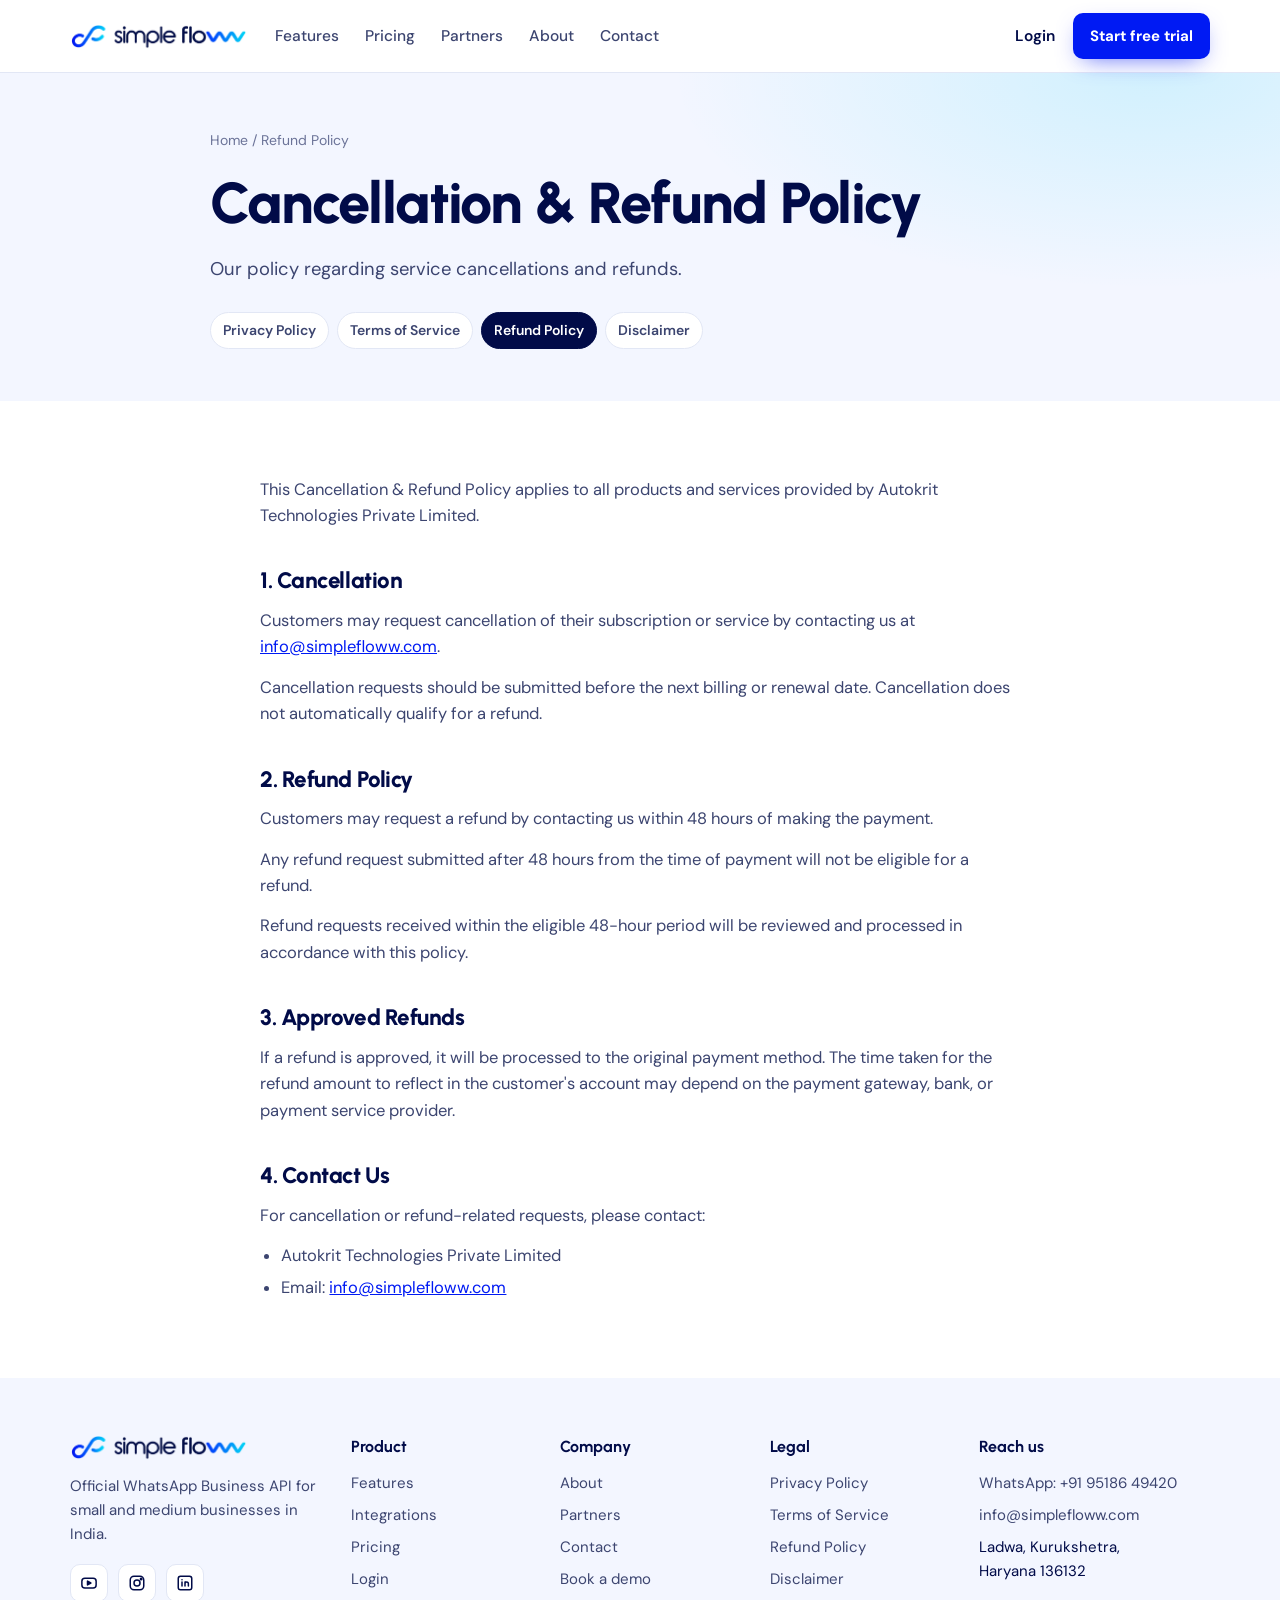
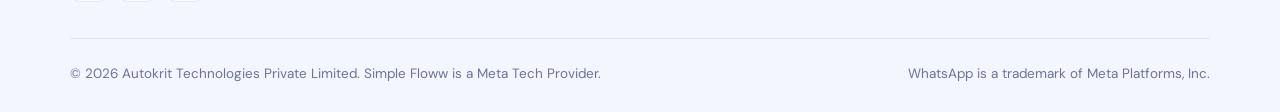
<file: refund-policy/index.html>
<!doctype html>
<html lang="en-IN">
<head>
<meta charset="utf-8">
<meta name="viewport" content="width=device-width, initial-scale=1, viewport-fit=cover">
<title>Refund Policy | Simple Floww</title>
<meta name="description" content="Our policy regarding service cancellations and refunds. Refund Policy of Simple Floww, by Autokrit Technologies Private Limited.">
<link rel="canonical" href="https://simplefloww.com/refund-policy">
<meta property="og:type" content="website">
<meta property="og:url" content="https://simplefloww.com/refund-policy">
<meta property="og:title" content="Refund Policy | Simple Floww">
<meta property="og:description" content="Our policy regarding service cancellations and refunds. Refund Policy of Simple Floww, by Autokrit Technologies Private Limited.">
<meta property="og:image" content="https://simplefloww.com/assets/og.png">
<meta name="twitter:card" content="summary_large_image">
<meta name="theme-color" content="#010b48">
<link rel="icon" type="image/png" href="/assets/favicon.png">
<link rel="apple-touch-icon" href="/assets/apple-touch-icon.png">
<link rel="preconnect" href="https://fonts.googleapis.com">
<link rel="preconnect" href="https://fonts.gstatic.com" crossorigin>
<link rel="stylesheet" href="https://fonts.googleapis.com/css2?family=Urbanist:wght@600;700;800&family=DM+Sans:opsz,wght@9..40,400;9..40,500;9..40,600;9..40,700&display=swap">
<link rel="stylesheet" href="/assets/style.css?v=7">
<script>document.documentElement.classList.add("js")</script>
<script src="/assets/site.js?v=6" defer></script>
<script type="application/ld+json">
{
  "@context": "https://schema.org",
  "@graph": [
    {
      "@type": "BreadcrumbList",
      "itemListElement": [
        {
          "@type": "ListItem",
          "position": 1,
          "name": "Home",
          "item": "https://simplefloww.com/"
        },
        {
          "@type": "ListItem",
          "position": 2,
          "name": "Refund Policy",
          "item": "https://simplefloww.com/refund-policy"
        }
      ]
    },
    {
      "@type": "WebPage",
      "name": "Simple Floww Refund Policy",
      "publisher": {
        "@id": "https://simplefloww.com/#org"
      }
    }
  ]
}
</script>
</head>
<body>

<header class="site-header">
  <nav class="wrap nav" aria-label="Main">
    <a class="brand" href="/" aria-label="Simple Floww home"><img src="/assets/logo.png" alt="Simple Floww" width="183" height="27"></a>
    <ul class="nav-links">
      <li><a href="/#features">Features</a></li>
      <li><a href="/pricing">Pricing</a></li>
      <li><a href="/partners">Partners</a></li>
      <li><a href="/about">About</a></li>
      <li><a href="/contact">Contact</a></li>
    </ul>
    <div class="nav-cta">
      <a class="login" href="/login/">Login</a>
      <a class="btn btn-pri btn-sm" href="/signup/">Start free trial</a>
      <details class="menu-toggle">
        <summary aria-label="Open menu"><svg width="20" height="20" viewBox="0 0 24 24" fill="none" stroke="currentColor" stroke-width="2" stroke-linecap="round"><path d="M4 7h16M4 12h16M4 17h16"/></svg></summary>
        <div class="panel">
          <a href="/#features">Features</a>
          <a href="/pricing">Pricing</a>
          <a href="/partners">Partners</a>
          <a href="/about">About</a>
          <a href="/contact">Contact</a>
          <a href="/login/">Login</a>
          <a class="btn btn-pri btn-sm" href="/signup/">Start free trial</a>
        </div>
      </details>
    </div>
  </nav>
</header>

<main>

<section class="page-hero">
  <div class="wrap">
    <span class="crumbs"><a href="/">Home</a> / Refund Policy</span>
    <h1>Cancellation & Refund Policy</h1>
    <p class="lead">Our policy regarding service cancellations and refunds.</p>
    
    <nav class="legal-nav" aria-label="Legal pages"><a href="/privacy-policy">Privacy Policy</a><a href="/terms">Terms of Service</a><a href="/refund-policy" aria-current="page">Refund Policy</a><a href="/disclaimer">Disclaimer</a></nav>
  </div>
</section>
<section>
  <div class="wrap">
    <article class="legal-doc">
<p>This Cancellation &amp; Refund Policy applies to all products and services provided by Autokrit Technologies Private Limited.</p>
<h2>1. Cancellation</h2>
<p>Customers may request cancellation of their subscription or service by contacting us at <a href="mailto:info@simplefloww.com">info@simplefloww.com</a>.</p>
<p>Cancellation requests should be submitted before the next billing or renewal date. Cancellation does not automatically qualify for a refund.</p>
<h2>2. Refund Policy</h2>
<p>Customers may request a refund by contacting us within 48 hours of making the payment.</p>
<p>Any refund request submitted after 48 hours from the time of payment will not be eligible for a refund.</p>
<p>Refund requests received within the eligible 48-hour period will be reviewed and processed in accordance with this policy.</p>
<h2>3. Approved Refunds</h2>
<p>If a refund is approved, it will be processed to the original payment method. The time taken for the refund amount to reflect in the customer's account may depend on the payment gateway, bank, or payment service provider.</p>
<h2>4. Contact Us</h2>
<p>For cancellation or refund-related requests, please contact:</p>
<ul>
<li>Autokrit Technologies Private Limited</li>
<li>Email: <a href="mailto:info@simplefloww.com">info@simplefloww.com</a></li>
</ul>
    </article>
  </div>
</section>
</main>

<footer class="site-footer">
  <div class="wrap">
    <div class="foot-grid">
      <div class="foot-brand">
        <img src="/assets/logo.png" alt="Simple Floww" width="183" height="27">
        <p>Official WhatsApp Business API for small and medium businesses in India.</p>
        <div class="socials">
          <a href="https://www.youtube.com/@simplefloww1" aria-label="YouTube"><svg width="18" height="18" viewBox="0 0 24 24" fill="none" stroke="currentColor" stroke-width="2" stroke-linejoin="round"><rect x="2.5" y="5.5" width="19" height="13" rx="4"/><path d="M10 9.5v5l4.5-2.5z" fill="currentColor"/></svg></a>
          <a href="https://www.instagram.com/simplefloww_official" aria-label="Instagram"><svg width="18" height="18" viewBox="0 0 24 24" fill="none" stroke="currentColor" stroke-width="2"><rect x="3" y="3" width="18" height="18" rx="5"/><circle cx="12" cy="12" r="4"/><circle cx="17.5" cy="6.5" r="1" fill="currentColor"/></svg></a>
          <a href="https://www.linkedin.com/company/simple-floww/" aria-label="LinkedIn"><svg width="18" height="18" viewBox="0 0 24 24" fill="none" stroke="currentColor" stroke-width="2" stroke-linecap="round"><rect x="3" y="3" width="18" height="18" rx="3"/><path d="M8 10.5V16M8 7.5v.01M12 16v-5.5M12 13c0-1.5 1-2.5 2.3-2.5S16.5 11.5 16.5 13v3"/></svg></a>
        </div>
      </div>
      <div><h4>Product</h4><ul><li><a href="/#features">Features</a></li><li><a href="/#integrations">Integrations</a></li><li><a href="/pricing">Pricing</a></li><li><a href="/login/">Login</a></li></ul></div>
      <div><h4>Company</h4><ul><li><a href="/about">About</a></li><li><a href="/partners">Partners</a></li><li><a href="/contact">Contact</a></li><li><a href="/contact">Book a demo</a></li></ul></div>
      <div><h4>Legal</h4><ul><li><a href="/privacy-policy">Privacy Policy</a></li><li><a href="/terms">Terms of Service</a></li><li><a href="/refund-policy">Refund Policy</a></li><li><a href="/disclaimer">Disclaimer</a></li></ul></div>
      <div><h4>Reach us</h4><ul><li><a href="https://wa.me/919518649420">WhatsApp: +91 95186 49420</a></li><li><a href="mailto:info@simplefloww.com">info@simplefloww.com</a></li><li>Ladwa, Kurukshetra,<br>Haryana 136132</li></ul></div>
    </div>
    <div class="foot-bottom">
      <span>© 2026 Autokrit Technologies Private Limited. Simple Floww is a Meta Tech Provider.</span>
      <span>WhatsApp is a trademark of Meta Platforms, Inc.</span>
    </div>
  </div>
</footer>

<!-- Simple Floww AI chat widget -->
<script async src="https://apiauto.simplefloww.com/api/v1/widget/embed.js" data-agent-id="6a717f08ba98f24c1cd20bc7"></script>
</body>
</html>
</file>
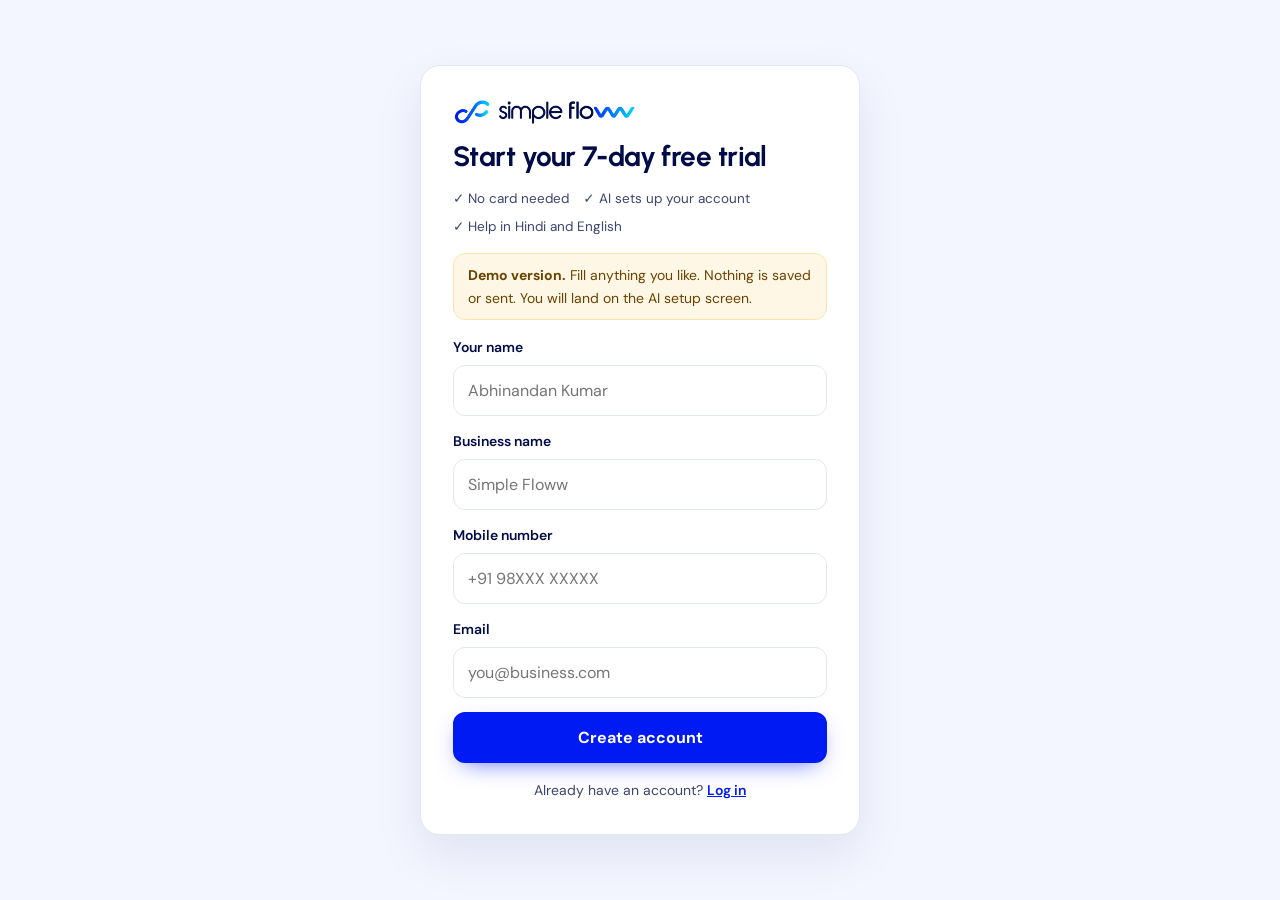
<file: signup/index.html>
<!doctype html>
<html lang="en-IN">
<head>
<meta charset="utf-8">
<meta name="viewport" content="width=device-width, initial-scale=1, viewport-fit=cover">
<title>Start free trial | Simple Floww</title>
<meta name="robots" content="noindex">
<link rel="icon" type="image/png" href="/assets/favicon.png">
<link rel="preconnect" href="https://fonts.googleapis.com">
<link rel="preconnect" href="https://fonts.gstatic.com" crossorigin>
<link rel="stylesheet" href="https://fonts.googleapis.com/css2?family=Urbanist:wght@600;700;800&family=DM+Sans:opsz,wght@9..40,400;9..40,500;9..40,600;9..40,700&display=swap">
<link rel="stylesheet" href="/assets/style.css?v=7">
<style>
  body{background:var(--tint);min-height:100vh;display:flex;flex-direction:column}
  .auth{flex:1;display:flex;align-items:center;justify-content:center;padding:32px max(20px,env(safe-area-inset-left,0px))}
  .auth-card{background:#fff;border:1px solid var(--line);border-radius:20px;padding:32px;width:100%;max-width:440px;display:flex;flex-direction:column;gap:16px;box-shadow:0 20px 50px rgba(1,11,72,.08)}
  .auth-card h1{font-size:28px}
  .demo-note{background:#fff7e6;border:1px solid #fde3a7;color:#6b4300;border-radius:12px;padding:10px 14px;font-size:14px}
  .field{display:flex;flex-direction:column;gap:6px}
  .field label{font-weight:600;font-size:14px}
  .field input{border:1px solid var(--line);border-radius:12px;padding:12px 14px;font:inherit;font-size:16px;min-height:48px}
  .field input:focus{outline:2px solid var(--royal);outline-offset:1px}
  .full{width:100%;justify-content:center}
  .perks{display:flex;flex-wrap:wrap;gap:6px 14px;font-size:13.5px;color:var(--ink-2)}
  .foot{text-align:center;font-size:14px;color:var(--ink-2)}
  .foot a{color:var(--royal);font-weight:600}
</style>
</head>
<body>
<div class="auth">
  <main class="auth-card">
    <a href="/" aria-label="Simple Floww home"><img src="/assets/logo.png" alt="Simple Floww" width="183" height="27"></a>
    <h1>Start your 7-day free trial</h1>
    <div class="perks"><span>✓ No card needed</span><span>✓ AI sets up your account</span><span>✓ Help in Hindi and English</span></div>
    <p class="demo-note"><b>Demo version.</b> Fill anything you like. Nothing is saved or sent. You will land on the AI setup screen.</p>
    <form id="signup" class="field" style="gap:14px" novalidate>
      <div class="field"><label for="name">Your name</label><input id="name" autocomplete="off" placeholder="Abhinandan Kumar"></div>
      <div class="field"><label for="biz">Business name</label><input id="biz" autocomplete="off" placeholder="Simple Floww"></div>
      <div class="field"><label for="mob">Mobile number</label><input id="mob" inputmode="tel" autocomplete="off" placeholder="+91 98XXX XXXXX"></div>
      <div class="field"><label for="em">Email</label><input id="em" type="email" autocomplete="off" placeholder="you@business.com"></div>
      <button class="btn btn-pri full" type="submit">Create account</button>
    </form>
    <p class="foot">Already have an account? <a href="/login/">Log in</a></p>
  </main>
</div>
<script>
document.getElementById('signup').addEventListener('submit', function(e){ e.preventDefault(); location.href = '/app/#setup'; });
</script>
</body>
</html>
</file>
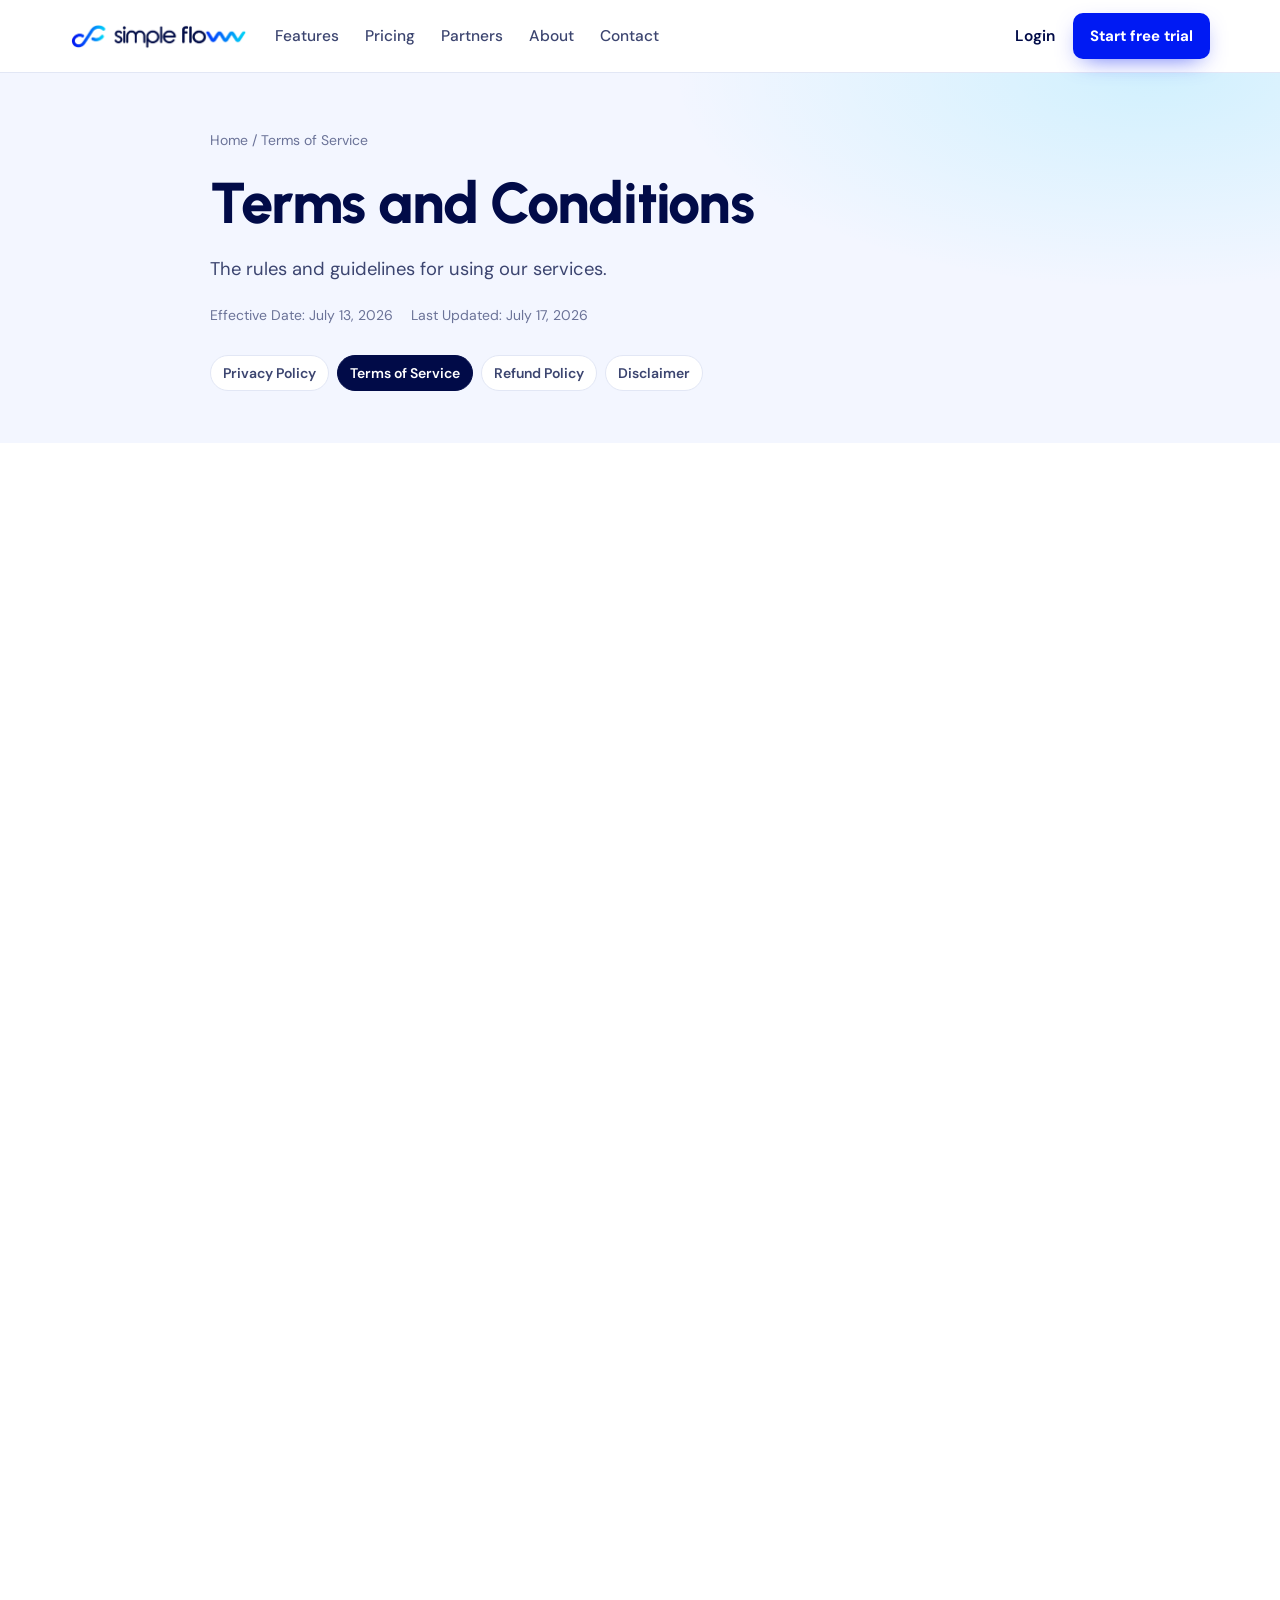
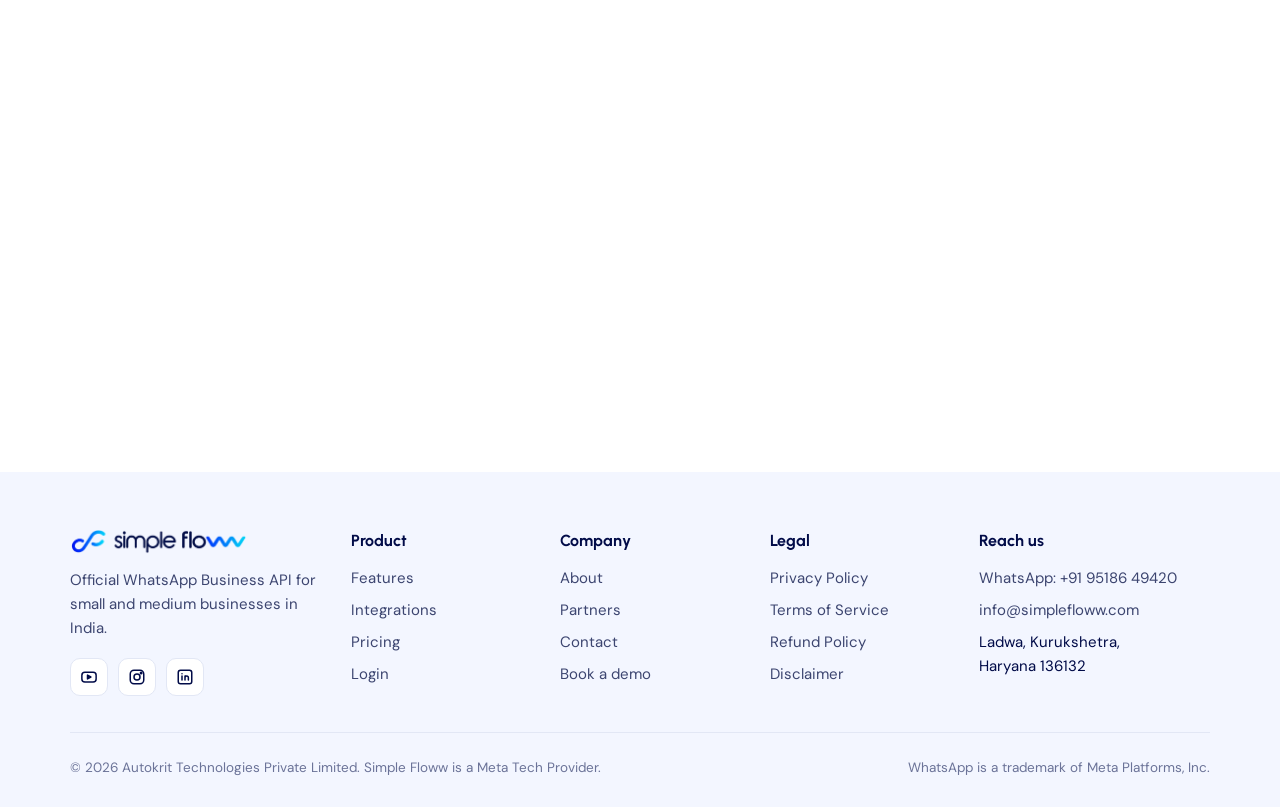
<file: terms/index.html>
<!doctype html>
<html lang="en-IN">
<head>
<meta charset="utf-8">
<meta name="viewport" content="width=device-width, initial-scale=1, viewport-fit=cover">
<title>Terms of Service | Simple Floww</title>
<meta name="description" content="The rules and guidelines for using our services. Terms of Service of Simple Floww, by Autokrit Technologies Private Limited.">
<link rel="canonical" href="https://simplefloww.com/terms">
<meta property="og:type" content="website">
<meta property="og:url" content="https://simplefloww.com/terms">
<meta property="og:title" content="Terms of Service | Simple Floww">
<meta property="og:description" content="The rules and guidelines for using our services. Terms of Service of Simple Floww, by Autokrit Technologies Private Limited.">
<meta property="og:image" content="https://simplefloww.com/assets/og.png">
<meta name="twitter:card" content="summary_large_image">
<meta name="theme-color" content="#010b48">
<link rel="icon" type="image/png" href="/assets/favicon.png">
<link rel="apple-touch-icon" href="/assets/apple-touch-icon.png">
<link rel="preconnect" href="https://fonts.googleapis.com">
<link rel="preconnect" href="https://fonts.gstatic.com" crossorigin>
<link rel="stylesheet" href="https://fonts.googleapis.com/css2?family=Urbanist:wght@600;700;800&family=DM+Sans:opsz,wght@9..40,400;9..40,500;9..40,600;9..40,700&display=swap">
<link rel="stylesheet" href="/assets/style.css?v=7">
<script>document.documentElement.classList.add("js")</script>
<script src="/assets/site.js?v=6" defer></script>
<script type="application/ld+json">
{
  "@context": "https://schema.org",
  "@graph": [
    {
      "@type": "BreadcrumbList",
      "itemListElement": [
        {
          "@type": "ListItem",
          "position": 1,
          "name": "Home",
          "item": "https://simplefloww.com/"
        },
        {
          "@type": "ListItem",
          "position": 2,
          "name": "Terms of Service",
          "item": "https://simplefloww.com/terms"
        }
      ]
    },
    {
      "@type": "WebPage",
      "name": "Simple Floww Terms of Service",
      "publisher": {
        "@id": "https://simplefloww.com/#org"
      }
    }
  ]
}
</script>
</head>
<body>

<header class="site-header">
  <nav class="wrap nav" aria-label="Main">
    <a class="brand" href="/" aria-label="Simple Floww home"><img src="/assets/logo.png" alt="Simple Floww" width="183" height="27"></a>
    <ul class="nav-links">
      <li><a href="/#features">Features</a></li>
      <li><a href="/pricing">Pricing</a></li>
      <li><a href="/partners">Partners</a></li>
      <li><a href="/about">About</a></li>
      <li><a href="/contact">Contact</a></li>
    </ul>
    <div class="nav-cta">
      <a class="login" href="/login/">Login</a>
      <a class="btn btn-pri btn-sm" href="/signup/">Start free trial</a>
      <details class="menu-toggle">
        <summary aria-label="Open menu"><svg width="20" height="20" viewBox="0 0 24 24" fill="none" stroke="currentColor" stroke-width="2" stroke-linecap="round"><path d="M4 7h16M4 12h16M4 17h16"/></svg></summary>
        <div class="panel">
          <a href="/#features">Features</a>
          <a href="/pricing">Pricing</a>
          <a href="/partners">Partners</a>
          <a href="/about">About</a>
          <a href="/contact">Contact</a>
          <a href="/login/">Login</a>
          <a class="btn btn-pri btn-sm" href="/signup/">Start free trial</a>
        </div>
      </details>
    </div>
  </nav>
</header>

<main>

<section class="page-hero">
  <div class="wrap">
    <span class="crumbs"><a href="/">Home</a> / Terms of Service</span>
    <h1>Terms and Conditions</h1>
    <p class="lead">The rules and guidelines for using our services.</p>
    <div class="legal-meta"><span>Effective Date: July 13, 2026</span><span>Last Updated: July 17, 2026</span></div>
    <nav class="legal-nav" aria-label="Legal pages"><a href="/privacy-policy">Privacy Policy</a><a href="/terms" aria-current="page">Terms of Service</a><a href="/refund-policy">Refund Policy</a><a href="/disclaimer">Disclaimer</a></nav>
  </div>
</section>
<section>
  <div class="wrap">
    <article class="legal-doc">
<p>These Terms &amp; Conditions govern the use of the website, software, products, and services provided by Autokrit Technologies Private Limited ("Company", "we", "us", or "our").</p>
<p>By accessing our website, registering for an account, purchasing any product or service, making a payment, or using our services, you agree to be bound by these Terms &amp; Conditions. If you do not agree with these Terms &amp; Conditions, please do not use our services.</p>
<h2>1. Services</h2>
<p>Autokrit Technologies Private Limited provides software and technology-based business solutions, which may include:</p>
<ul>
<li>Customer Relationship Management (CRM) solutions</li>
<li>WhatsApp Business API solutions</li>
<li>Chatbot and AI-based solutions</li>
<li>Business automation tools</li>
<li>Marketing and communication automation</li>
<li>Lead management solutions</li>
<li>Team inbox and customer communication tools</li>
<li>Workflow automation</li>
<li>Third-party integrations</li>
<li>White-label software solutions</li>
<li>Custom software development</li>
<li>Implementation and onboarding services</li>
</ul>
<p>The features and services available to a customer may vary depending on the plan, package, quotation, invoice, or agreement selected at the time of purchase.</p>
<h2>2. Eligibility</h2>
<p>You must be at least 18 years old and legally capable of entering into a binding agreement to purchase or use our services.</p>
<p>If you are using our services on behalf of a company, organization, or other legal entity, you confirm that you have the authority to accept these Terms &amp; Conditions on behalf of that entity.</p>
<h2>3. Account Registration</h2>
<p>Customers must provide accurate and complete information when registering for or purchasing our services.</p>
<p>You are responsible for maintaining the confidentiality and security of your account credentials and for all activities performed through your account.</p>
<p>You must immediately notify us if you become aware of any unauthorized access to or use of your account.</p>
<h2>4. Acceptable Use</h2>
<p>Our services must only be used for lawful and legitimate purposes.</p>
<p>Customers must not use our services for:</p>
<ul>
<li>Fraudulent or illegal activities</li>
<li>Spam or unauthorized unsolicited communication</li>
<li>Phishing or impersonation</li>
<li>Distribution of malware or harmful content</li>
<li>Misleading or fraudulent advertising</li>
<li>Harassment, hate speech, or abusive activities</li>
<li>Activities that violate applicable laws or regulations</li>
<li>Activities that violate applicable third-party platform policies</li>
</ul>
<p>We reserve the right to restrict, suspend, or terminate access to our services in case of misuse or violation of these Terms &amp; Conditions.</p>
<h2>5. Third-Party Platforms and Services</h2>
<p>Certain services may depend on or integrate with third-party platforms and service providers, including communication platforms, payment gateways, cloud service providers, and other technology providers.</p>
<p>Customers acknowledge that third-party services may be governed by their own terms, policies, pricing, and restrictions.</p>
<p>We are not responsible for actions, restrictions, suspensions, downtime, policy changes, or service disruptions caused by third-party service providers.</p>
<h2>6. Customer Responsibilities</h2>
<p>Customers are responsible for:</p>
<ul>
<li>Providing accurate business and account information</li>
<li>Using the services in compliance with applicable laws</li>
<li>Maintaining necessary customer consent and permissions</li>
<li>Protecting their account credentials</li>
<li>Ensuring that uploaded or processed data has been collected lawfully</li>
<li>Using communication and marketing services responsibly</li>
<li>Providing required information and approvals for service activation and implementation</li>
</ul>
<h2>7. Pricing and Payments</h2>
<p>The price of services will be communicated through our website, subscription plans, quotations, invoices, order forms, proposals, or agreements.</p>
<p>Unless otherwise specified:</p>
<ul>
<li>Payments are payable in advance.</li>
<li>Prices may be exclusive of applicable GST and other taxes.</li>
<li>Applicable taxes will be charged as required by law.</li>
<li>Payments may be processed through authorized third-party payment gateways or payment service providers.</li>
<li>Customers are responsible for providing accurate billing and payment information.</li>
<li>Services may be activated after successful payment confirmation.</li>
<li>Failure to make required payments may result in suspension or termination of services.</li>
</ul>
<h2>8. Subscription and Renewal</h2>
<p>Certain services may be offered on a monthly, quarterly, half-yearly, annual, usage-based, or other subscription basis.</p>
<p>The applicable subscription period and renewal terms will be communicated at the time of purchase.</p>
<p>Customers are responsible for renewing their subscriptions before expiry to ensure uninterrupted access to the services.</p>
<p>The Company reserves the right to revise pricing for future subscription periods. Any applicable pricing changes will be communicated or displayed before they become applicable to the customer's next purchase or renewal, where required.</p>
<h2>9. Additional and Third-Party Charges</h2>
<p>Certain charges may not be included in the primary subscription or service fee unless specifically stated.</p>
<p>These may include:</p>
<ul>
<li>Messaging or communication usage charges</li>
<li>Third-party platform charges</li>
<li>Payment gateway or payment processing charges</li>
<li>SMS or OTP charges</li>
<li>Cloud hosting charges</li>
<li>Third-party integration fees</li>
<li>Domain and email service charges</li>
<li>Other usage-based charges</li>
</ul>
<p>Customers will be responsible for applicable additional charges as communicated at the time of purchase or use.</p>
<h2>10. Service Delivery and Activation</h2>
<p>Digital products and software services may be activated or provisioned after successful payment and receipt of the required customer information.</p>
<p>For services requiring onboarding, implementation, integration, or custom development, delivery timelines may depend on the customer providing all necessary information, credentials, approvals, and access.</p>
<p>Any delay from the customer's side may affect the expected delivery or implementation timeline.</p>
<h2>11. Cancellation and Refunds</h2>
<p>Cancellation and refund requests are subject to our applicable <a href="/refund-policy">Refund &amp; Cancellation Policy</a>.</p>
<p>Refund eligibility may depend on the nature of the service purchased and whether the service has already been activated, provisioned, delivered, implemented, or used.</p>
<p>Customers may contact us at <a href="mailto:info@simplefloww.com">info@simplefloww.com</a> for cancellation or refund-related requests.</p>
<p>Approved refunds, if applicable, will be processed to the original payment method, subject to applicable payment gateway and banking processing timelines.</p>
<h2>12. Intellectual Property Rights</h2>
<p>All software, technology, source code, designs, workflows, documentation, content, and other intellectual property associated with our services are owned by or licensed to Autokrit Technologies Private Limited, unless otherwise agreed in writing.</p>
<p>Customers receive only a limited right to access and use the purchased services during the applicable subscription or service period.</p>
<p>No ownership of the underlying software, technology, or intellectual property is transferred to the customer.</p>
<h2>13. Data and Privacy</h2>
<p>We process personal and business information in accordance with our Privacy Policy and applicable laws.</p>
<p>Customers are responsible for ensuring that any data uploaded, collected, or processed through our services has been obtained lawfully and with appropriate permissions or consent where required.</p>
<p>We take commercially reasonable measures to protect customer information; however, no internet-based system can guarantee absolute security.</p>
<h2>14. Service Availability</h2>
<p>We aim to provide reliable services but do not guarantee uninterrupted or error-free availability.</p>
<p>Services may occasionally be unavailable due to maintenance, technical issues, internet disruptions, third-party outages, security incidents, or circumstances beyond our reasonable control.</p>
<p>We shall not be responsible for service interruptions caused by third-party platforms or events beyond our reasonable control.</p>
<h2>15. Suspension and Termination</h2>
<p>We reserve the right to suspend or terminate services if:</p>
<ul>
<li>Payments remain unpaid</li>
<li>Fraudulent or illegal activities are detected or reasonably suspected</li>
<li>The services are misused</li>
<li>The customer violates these Terms &amp; Conditions</li>
<li>The customer's activities violate applicable laws or third-party policies</li>
<li>False or misleading information is provided</li>
</ul>
<p>Termination or suspension does not waive any outstanding payment obligations.</p>
<h2>16. Limitation of Liability</h2>
<p>We provide software, technology, automation, communication, and related business services.</p>
<p>We do not guarantee any specific level of sales, leads, revenue, profit, customer conversions, marketing performance, or business growth.</p>
<p>To the maximum extent permitted by applicable law, Autokrit Technologies Private Limited shall not be liable for indirect, incidental, special, or consequential losses arising from the use of or inability to use our services.</p>
<h2>17. Changes to Terms &amp; Conditions</h2>
<p>We reserve the right to modify or update these Terms &amp; Conditions from time to time.</p>
<p>Updated Terms &amp; Conditions will be published on our website with the revised "Last Updated" date.</p>
<p>Continued use of our services after any applicable changes become effective constitutes acceptance of the updated Terms &amp; Conditions, to the extent permitted by applicable law.</p>
<h2>18. Governing Law and Jurisdiction</h2>
<p>These Terms &amp; Conditions shall be governed by the laws of India.</p>
<p>Any disputes arising from these Terms &amp; Conditions or the use of our services shall be subject to the jurisdiction of the competent courts in Kurukshetra, Haryana, India, subject to applicable law.</p>
<h2>19. Contact Information</h2>
<p>For any questions or concerns regarding these Terms &amp; Conditions, please contact:</p>
<ul>
<li>Autokrit Technologies Private Limited</li>
</ul>
<h3>Registered Office:</h3>
<ul>
<li>Geeta Cinema Wala Road</li>
<li>Ladwa, Kurukshetra – 136132</li>
<li>Haryana, India</li>
<li>CIN: U62099HR2026PTC143343</li>
<li>Email: <a href="mailto:info@simplefloww.com">info@simplefloww.com</a></li>
</ul>
    </article>
  </div>
</section>
</main>

<footer class="site-footer">
  <div class="wrap">
    <div class="foot-grid">
      <div class="foot-brand">
        <img src="/assets/logo.png" alt="Simple Floww" width="183" height="27">
        <p>Official WhatsApp Business API for small and medium businesses in India.</p>
        <div class="socials">
          <a href="https://www.youtube.com/@simplefloww1" aria-label="YouTube"><svg width="18" height="18" viewBox="0 0 24 24" fill="none" stroke="currentColor" stroke-width="2" stroke-linejoin="round"><rect x="2.5" y="5.5" width="19" height="13" rx="4"/><path d="M10 9.5v5l4.5-2.5z" fill="currentColor"/></svg></a>
          <a href="https://www.instagram.com/simplefloww_official" aria-label="Instagram"><svg width="18" height="18" viewBox="0 0 24 24" fill="none" stroke="currentColor" stroke-width="2"><rect x="3" y="3" width="18" height="18" rx="5"/><circle cx="12" cy="12" r="4"/><circle cx="17.5" cy="6.5" r="1" fill="currentColor"/></svg></a>
          <a href="https://www.linkedin.com/company/simple-floww/" aria-label="LinkedIn"><svg width="18" height="18" viewBox="0 0 24 24" fill="none" stroke="currentColor" stroke-width="2" stroke-linecap="round"><rect x="3" y="3" width="18" height="18" rx="3"/><path d="M8 10.5V16M8 7.5v.01M12 16v-5.5M12 13c0-1.5 1-2.5 2.3-2.5S16.5 11.5 16.5 13v3"/></svg></a>
        </div>
      </div>
      <div><h4>Product</h4><ul><li><a href="/#features">Features</a></li><li><a href="/#integrations">Integrations</a></li><li><a href="/pricing">Pricing</a></li><li><a href="/login/">Login</a></li></ul></div>
      <div><h4>Company</h4><ul><li><a href="/about">About</a></li><li><a href="/partners">Partners</a></li><li><a href="/contact">Contact</a></li><li><a href="/contact">Book a demo</a></li></ul></div>
      <div><h4>Legal</h4><ul><li><a href="/privacy-policy">Privacy Policy</a></li><li><a href="/terms">Terms of Service</a></li><li><a href="/refund-policy">Refund Policy</a></li><li><a href="/disclaimer">Disclaimer</a></li></ul></div>
      <div><h4>Reach us</h4><ul><li><a href="https://wa.me/919518649420">WhatsApp: +91 95186 49420</a></li><li><a href="mailto:info@simplefloww.com">info@simplefloww.com</a></li><li>Ladwa, Kurukshetra,<br>Haryana 136132</li></ul></div>
    </div>
    <div class="foot-bottom">
      <span>© 2026 Autokrit Technologies Private Limited. Simple Floww is a Meta Tech Provider.</span>
      <span>WhatsApp is a trademark of Meta Platforms, Inc.</span>
    </div>
  </div>
</footer>

<!-- Simple Floww AI chat widget -->
<script async src="https://apiauto.simplefloww.com/api/v1/widget/embed.js" data-agent-id="6a717f08ba98f24c1cd20bc7"></script>
</body>
</html>
</file>
<file: assets/style.css>
/* Simple Floww site styles. Brand colours come from the logo. */
:root {
  --navy: #010b48;
  --royal: #001af3;
  --sky: #0285fc;
  --cyan: #01cef6;
  --grad: linear-gradient(90deg, #001af3 0%, #0285fc 55%, #01cef6 100%);
  --ink: #010b48;
  --ink-2: #3c4570;
  --ink-3: #6b7398;
  --bg: #ffffff;
  --tint: #f3f6ff;
  --tint-2: #e8eeff;
  --line: #e2e7f5;
  --wa: #25d366;
  --ok: #0a8f5a;
  --bad: #d23c2f;
  --radius: 16px;
  --display: "Urbanist", "Avenir Next", system-ui, sans-serif;
  --body: "DM Sans", system-ui, -apple-system, "Segoe UI", sans-serif;
  --wrap: 1180px;
}
* { box-sizing: border-box; }
html { scroll-behavior: smooth; }
@media (prefers-reduced-motion: reduce) { html { scroll-behavior: auto; } * { animation: none !important; transition: none !important; } }
body { margin: 0; background: var(--bg); color: var(--ink); font-family: var(--body); font-size: 17px; line-height: 1.6; -webkit-font-smoothing: antialiased; }
img { max-width: 100%; display: block; }
a { color: inherit; }
h1, h2, h3 { font-family: var(--display); line-height: 1.1; letter-spacing: -0.02em; margin: 0; text-wrap: balance; }
p { margin: 0; }
.wrap { max-width: var(--wrap); margin: 0 auto; padding-left: max(20px, env(safe-area-inset-left, 0px)); padding-right: max(20px, env(safe-area-inset-right, 0px)); }
section { padding-block: 96px; }
@media (max-width: 720px) { section { padding-block: 64px; } }
.kicker { display: inline-block; font-size: 13px; font-weight: 700; letter-spacing: .1em; text-transform: uppercase; color: var(--royal); }
.h2 { font-size: clamp(2rem, 4.2vw, 3rem); font-weight: 800; }
.lead { font-size: 1.15rem; color: var(--ink-2); max-width: 56ch; }
.sec-head { display: flex; flex-direction: column; gap: 14px; margin-bottom: 48px; max-width: 760px; }
.sec-head.center { text-align: center; align-items: center; margin-inline: auto; }
.grad-text { background: var(--grad); -webkit-background-clip: text; background-clip: text; color: transparent; }

/* Buttons */
.btn { display: inline-flex; align-items: center; justify-content: center; gap: 8px; font-family: var(--body); font-weight: 700; font-size: 16px; padding: 14px 22px; border-radius: 12px; text-decoration: none; border: 1.5px solid transparent; transition: transform .15s ease, box-shadow .15s ease, background .15s ease; white-space: nowrap; }
.btn:focus-visible { outline: 3px solid var(--cyan); outline-offset: 2px; }
.btn-pri { background: var(--royal); color: #fff; box-shadow: 0 8px 24px -10px rgba(0, 26, 243, .7); }
.btn-pri:hover { transform: translateY(-1px); box-shadow: 0 12px 28px -10px rgba(0, 26, 243, .8); }
.btn-ghost { border-color: var(--line); color: var(--ink); background: #fff; }
.btn-ghost:hover { border-color: var(--ink-3); }
.btn-sm { padding: 10px 16px; font-size: 15px; border-radius: 10px; }

/* Header */
.site-header { position: sticky; top: env(safe-area-inset-top, 0px); z-index: 50; background: rgba(255, 255, 255, .9); backdrop-filter: saturate(1.4) blur(10px); -webkit-backdrop-filter: saturate(1.4) blur(10px); border-bottom: 1px solid var(--line); }
.nav { display: flex; align-items: center; gap: 28px; height: 72px; }
.brand img { height: 26px; width: auto; }
.nav-links { display: flex; gap: 26px; list-style: none; margin: 0; padding: 0; font-weight: 500; font-size: 15.5px; }
.nav-links a { text-decoration: none; color: var(--ink-2); }
.nav-links a:hover { color: var(--royal); }
.nav-cta { margin-left: auto; display: flex; align-items: center; gap: 18px; }
.nav-cta .login { text-decoration: none; font-weight: 600; font-size: 15.5px; }
.menu-toggle { display: none; }
@media (max-width: 900px) {
  .nav-links, .nav-cta .login { display: none; }
  .menu-toggle { display: block; position: relative; }
  .menu-toggle summary { list-style: none; cursor: pointer; width: 42px; height: 42px; border: 1px solid var(--line); border-radius: 10px; display: grid; place-items: center; }
  .menu-toggle summary::-webkit-details-marker { display: none; }
  .menu-toggle .panel { position: absolute; right: 0; top: 52px; background: #fff; border: 1px solid var(--line); border-radius: 14px; box-shadow: 0 20px 40px -20px rgba(1, 11, 72, .35); padding: 10px; display: flex; flex-direction: column; min-width: 200px; }
  .menu-toggle .panel a { padding: 10px 12px; text-decoration: none; border-radius: 8px; font-weight: 600; }
  .menu-toggle .panel a:hover { background: var(--tint); }
  .nav-cta .btn { display: none; }
}

/* Hero */
.hero { padding-block: 72px 88px; background:
  radial-gradient(900px 420px at 85% 0%, rgba(1, 206, 246, .14), transparent 60%),
  radial-gradient(700px 400px at 0% 100%, rgba(0, 26, 243, .08), transparent 60%), #fff; }
.hero-grid { display: grid; grid-template-columns: 1.1fr .9fr; gap: 56px; align-items: center; }
@media (max-width: 960px) { .hero-grid { grid-template-columns: 1fr; gap: 48px; } }
.hero-copy { display: flex; flex-direction: column; gap: 24px; }
.badge { align-self: flex-start; display: inline-flex; align-items: center; gap: 8px; font-size: 14px; font-weight: 600; padding: 7px 14px 7px 8px; border-radius: 99px; background: #fff; border: 1px solid var(--line); color: var(--ink-2); }
.badge .dot { width: 22px; height: 22px; border-radius: 50%; background: var(--grad); display: grid; place-items: center; color: #fff; }
.hero h1 { font-size: clamp(2.5rem, 5.6vw, 4.1rem); font-weight: 800; }
.hero .lead { font-size: 1.2rem; }
.hero-ctas { display: flex; flex-wrap: wrap; gap: 12px; }
.hero-note { font-size: 14.5px; color: var(--ink-3); display: flex; flex-wrap: wrap; gap: 6px 18px; }
.hero-note span { display: inline-flex; align-items: center; gap: 6px; }
.hero-note svg { color: var(--ok); }

/* Phone chat mock */
.phone { width: 100%; max-width: 380px; margin-inline: auto; background: var(--navy); border-radius: 40px; padding: 12px; box-shadow: 0 40px 80px -30px rgba(1, 11, 72, .55); position: relative; }
.screen { background: #eef2fb; border-radius: 30px; overflow: hidden; }
.chat-top { background: #fff; display: flex; align-items: center; gap: 10px; padding: 16px 16px 12px; border-bottom: 1px solid var(--line); }
.avatar { width: 38px; height: 38px; border-radius: 50%; background: var(--grad); color: #fff; font-weight: 800; font-family: var(--display); display: grid; place-items: center; font-size: 15px; flex: none; }
.chat-top b { font-size: 15px; display: block; line-height: 1.2; }
.chat-top small { font-size: 12px; color: var(--ok); font-weight: 600; }
.chat { padding: 16px 12px 18px; display: flex; flex-direction: column; gap: 9px; font-size: 14px; line-height: 1.45; }
.sys { align-self: center; font-size: 11.5px; font-weight: 600; color: var(--ink-2); background: #fff; border-radius: 8px; padding: 4px 10px; display: inline-flex; gap: 6px; align-items: center; }
.msg { max-width: 82%; padding: 8px 11px 6px; border-radius: 14px; position: relative; box-shadow: 0 1px 0 rgba(1, 11, 72, .06); }
.msg.in { background: #fff; align-self: flex-start; border-top-left-radius: 4px; }
.msg.out { background: #dbe6ff; align-self: flex-end; border-top-right-radius: 4px; }
.msg .meta { display: block; text-align: right; font-size: 10.5px; color: var(--ink-3); margin-top: 2px; }
.msg .ticks { color: var(--sky); font-weight: 700; letter-spacing: -2px; margin-left: 3px; }
.msg .bot { display: block; font-size: 10.5px; font-weight: 700; color: var(--royal); margin-bottom: 2px; letter-spacing: .02em; }
.quick { display: flex; flex-wrap: wrap; gap: 6px; align-self: flex-end; max-width: 82%; justify-content: flex-end; }
.quick span { background: #fff; color: var(--royal); font-weight: 600; font-size: 12.5px; padding: 5px 10px; border-radius: 99px; border: 1px solid var(--tint-2); }
.float-card { position: absolute; background: #fff; border-radius: 14px; padding: 10px 14px; box-shadow: 0 18px 40px -16px rgba(1, 11, 72, .45); font-size: 13px; display: flex; gap: 10px; align-items: center; border: 1px solid var(--line); }
.float-card b { display: block; font-size: 13.5px; }
.float-card small { color: var(--ink-3); }
.float-card .ic { width: 32px; height: 32px; border-radius: 9px; display: grid; place-items: center; flex: none; }
.fc-1 { left: -70px; top: -22px; }
.fc-1 .ic { background: #fff4e5; color: #d97706; }
.fc-2 { right: -60px; bottom: -22px; }
.fc-2 .ic { background: #e6f7ef; color: var(--ok); }
@media (max-width: 1100px) { .fc-1 { left: -24px; top: -26px; } .fc-2 { right: -20px; bottom: -26px; } }
@media (max-width: 480px) { .float-card { display: none; } }
@media (prefers-reduced-motion: no-preference) {
  .float-card { animation: bob 6s ease-in-out infinite; }
  .fc-2 { animation-delay: -3s; }
}
@keyframes bob { 50% { transform: translateY(-8px); } }

/* Trust strip */
.trust { padding-block: 0; }
.trust-grid { display: grid; grid-template-columns: repeat(4, 1fr); border: 1px solid var(--line); border-radius: var(--radius); background: #fff; margin-top: -44px; position: relative; box-shadow: 0 20px 50px -30px rgba(1, 11, 72, .3); }
.trust-grid > div { padding: 24px 26px; display: flex; flex-direction: column; gap: 2px; }
.trust-grid > div + div { border-left: 1px solid var(--line); }
.trust-grid b { font-family: var(--display); font-size: 1.6rem; font-weight: 800; }
.trust-grid span { color: var(--ink-3); font-size: 14.5px; }
@media (max-width: 860px) { .trust-grid { grid-template-columns: 1fr 1fr; } .trust-grid > div:nth-child(3) { border-left: 0; } .trust-grid > div:nth-child(n+3) { border-top: 1px solid var(--line); } }
@media (max-width: 420px) { .trust-grid > div { padding: 18px; } .trust-grid b { font-size: 1.3rem; } }

/* Problems */
.problems { display: grid; grid-template-columns: repeat(4, 1fr); gap: 16px; }
@media (max-width: 960px) { .problems { grid-template-columns: 1fr 1fr; } }
@media (max-width: 520px) { .problems { grid-template-columns: 1fr; } }
.problem { background: var(--tint); border-radius: var(--radius); padding: 24px; display: flex; flex-direction: column; gap: 16px; }
.problem .ic { width: 48px; height: 48px; border-radius: 12px; background: #fff; color: var(--bad); display: grid; place-items: center; box-shadow: 0 6px 16px -10px rgba(210, 60, 47, .6); }
.problem p { font-family: var(--display); font-weight: 700; font-size: 1.2rem; line-height: 1.25; }
.fix-line { margin-top: 32px; font-family: var(--display); font-weight: 800; font-size: 1.5rem; display: flex; align-items: center; gap: 12px; }
.fix-line .arrow { width: 40px; height: 40px; border-radius: 50%; background: var(--grad); color: #fff; display: grid; place-items: center; flex: none; }

/* Features bento */
.features { background: var(--tint); }
.bento { display: grid; grid-template-columns: repeat(6, 1fr); gap: 16px; }
.card { background: #fff; border: 1px solid var(--line); border-radius: 20px; padding: 26px; display: flex; flex-direction: column; gap: 8px; overflow: hidden; min-width: 0; }
.card h3 { font-size: 1.35rem; font-weight: 800; }
.card p { color: var(--ink-2); }
.card .viz { margin-top: auto; padding-top: 18px; }
.span-3 { grid-column: span 3; }
.span-2 { grid-column: span 2; }
@media (max-width: 960px) { .bento { grid-template-columns: 1fr 1fr; } .span-3, .span-2 { grid-column: span 1; } }
@media (max-width: 600px) { .bento { grid-template-columns: 1fr; } }
.small-card { flex-direction: row; align-items: center; gap: 16px; padding: 22px; }
.small-card .ic { width: 48px; height: 48px; border-radius: 12px; background: var(--tint); color: var(--royal); display: grid; place-items: center; flex: none; }
.small-card h3 { font-size: 1.1rem; }
.small-card p { font-size: 15px; }

/* mini visuals */
.mini-chat { display: flex; flex-direction: column; gap: 8px; font-size: 13.5px; }
.mini-chat .msg { max-width: 88%; }
.mini-chat .msg.in { background: var(--tint); }
.timer { align-self: flex-end; font-size: 11.5px; font-weight: 700; color: var(--ok); background: #e6f7ef; padding: 3px 9px; border-radius: 99px; }
.inbox { display: flex; flex-direction: column; border: 1px solid var(--line); border-radius: 12px; overflow: hidden; font-size: 13.5px; }
.inbox > div { display: grid; grid-template-columns: 30px 1fr auto; gap: 10px; align-items: center; padding: 9px 12px; }
.inbox > div + div { border-top: 1px solid var(--line); }
.inbox .av { width: 30px; height: 30px; border-radius: 50%; display: grid; place-items: center; font-weight: 700; font-size: 12px; color: #fff; }
.inbox .who { font-weight: 600; white-space: nowrap; overflow: hidden; text-overflow: ellipsis; }
.inbox .who small { display: block; color: var(--ink-3); font-weight: 400; overflow: hidden; text-overflow: ellipsis; }
.chip { font-size: 11.5px; font-weight: 700; padding: 3px 9px; border-radius: 99px; white-space: nowrap; }
.chip.blue { background: var(--tint-2); color: var(--royal); }
.chip.green { background: #e6f7ef; color: var(--ok); }
.chip.amber { background: #fff4e5; color: #b45309; }
.pipeline { display: grid; grid-template-columns: repeat(3, 1fr); gap: 8px; font-size: 12.5px; }
.pipeline .col { background: var(--tint); border-radius: 10px; padding: 8px; display: flex; flex-direction: column; gap: 6px; min-width: 0; }
.pipeline .col > b { font-size: 11px; text-transform: uppercase; letter-spacing: .06em; color: var(--ink-3); padding: 2px 4px; }
.pipeline .lead-card { background: #fff; border-radius: 8px; padding: 7px 8px; border: 1px solid var(--line); font-weight: 600; overflow: hidden; text-overflow: ellipsis; white-space: nowrap; }
.pipeline .lead-card small { display: block; font-weight: 400; color: var(--ink-3); }
.stats { display: grid; grid-template-columns: repeat(3, 1fr); gap: 8px; }
.stats > div { background: var(--tint); border-radius: 10px; padding: 10px 12px; }
.stats b { font-family: var(--display); font-size: 1.35rem; display: block; }
.stats small { color: var(--ink-3); font-size: 12px; }
.bar { height: 8px; border-radius: 99px; background: var(--tint-2); margin-top: 10px; overflow: hidden; }
.bar i { display: block; height: 100%; width: 78%; background: var(--grad); border-radius: 99px; }
.flow { display: flex; align-items: center; gap: 6px; flex-wrap: wrap; font-size: 12.5px; font-weight: 600; }
.flow .node { background: var(--tint); border: 1px solid var(--tint-2); border-radius: 9px; padding: 7px 10px; }
.flow .node.start { background: var(--royal); color: #fff; border-color: var(--royal); }
.flow .link { width: 18px; height: 2px; background: var(--sky); }

/* Integrations */
.integ { display: grid; grid-template-columns: 1fr 1fr; gap: 56px; align-items: center; }
@media (max-width: 960px) { .integ { grid-template-columns: 1fr; gap: 40px; } }
.integ-diagram { display: grid; grid-template-columns: 1fr auto 1fr; gap: 18px; align-items: center; }
.sources, .targets { display: flex; flex-direction: column; gap: 10px; }
.src { background: #fff; border: 1px solid var(--line); border-radius: 12px; padding: 10px 12px; display: flex; align-items: center; gap: 10px; font-weight: 600; font-size: 14.5px; box-shadow: 0 6px 16px -12px rgba(1, 11, 72, .35); }
.src .mono { width: 28px; height: 28px; border-radius: 8px; display: grid; place-items: center; color: #fff; font-weight: 800; font-size: 12px; flex: none; }
.hub { width: 92px; height: 92px; border-radius: 26px; background: var(--grad); display: grid; place-items: center; box-shadow: 0 20px 40px -16px rgba(0, 26, 243, .6); color: #fff; font-family: var(--display); font-weight: 800; font-size: 13px; text-align: center; line-height: 1.15; padding: 8px; }
@media (max-width: 520px) { .integ-diagram { grid-template-columns: 1fr; justify-items: center; } .sources, .targets { width: 100%; } .hub { transform: none; } }
.integ-copy { display: flex; flex-direction: column; gap: 18px; }
.chips { display: flex; flex-wrap: wrap; gap: 8px; }
.chips span { border: 1px solid var(--line); border-radius: 99px; padding: 6px 14px; font-size: 14.5px; font-weight: 600; background: #fff; }

/* Steps */
.steps-sec { background: var(--navy); color: #fff; position: relative; overflow: hidden; }
.steps-sec::before { content: ""; position: absolute; width: 700px; height: 700px; right: -200px; top: -300px; background: radial-gradient(circle, rgba(1, 206, 246, .25), transparent 60%); }
.steps-sec .kicker { color: var(--cyan); }
.steps-sec .lead { color: #b9c1e6; }
.steps { display: grid; grid-template-columns: repeat(3, 1fr); gap: 20px; position: relative; }
@media (max-width: 860px) { .steps { grid-template-columns: 1fr; } }
.step { border: 1px solid rgba(255, 255, 255, .14); background: rgba(255, 255, 255, .04); border-radius: 20px; padding: 28px; display: flex; flex-direction: column; gap: 10px; }
.step .n { font-family: var(--display); font-weight: 800; font-size: 3rem; line-height: 1; }
.step h3 { font-size: 1.35rem; }
.step p { color: #b9c1e6; }

/* Industries */
.inds { display: grid; grid-template-columns: repeat(6, 1fr); gap: 14px; }
@media (max-width: 960px) { .inds { grid-template-columns: repeat(3, 1fr); } }
@media (max-width: 520px) { .inds { grid-template-columns: 1fr 1fr; } }
.ind { border: 1px solid var(--line); border-radius: 18px; padding: 24px 16px; display: flex; flex-direction: column; align-items: center; gap: 14px; text-align: center; font-family: var(--display); font-weight: 700; font-size: 1.05rem; transition: border-color .15s, transform .15s; }
.ind:hover { border-color: var(--sky); transform: translateY(-2px); }
.ind .ic { width: 56px; height: 56px; border-radius: 16px; background: var(--tint); color: var(--royal); display: grid; place-items: center; }

/* Pricing explainer */
.price-sec { background: var(--tint); }
.price-grid { display: grid; grid-template-columns: 1fr 1fr; gap: 56px; align-items: center; }
@media (max-width: 900px) { .price-grid { grid-template-columns: 1fr; gap: 36px; } }
.receipt { background: #fff; border-radius: 20px; padding: 28px; border: 1px solid var(--line); box-shadow: 0 30px 60px -36px rgba(1, 11, 72, .4); font-size: 15.5px; max-width: 460px; width: 100%; justify-self: center; }
.receipt h3 { font-size: 1rem; text-transform: uppercase; letter-spacing: .08em; color: var(--ink-3); margin-bottom: 18px; font-family: var(--body); font-weight: 700; }
.receipt .row { display: flex; justify-content: space-between; gap: 16px; padding: 12px 0; border-bottom: 1px dashed var(--line); }
.receipt .row b { font-variant-numeric: tabular-nums; }
.receipt .zero b { color: var(--ok); }
.receipt .total { border-bottom: 0; padding-top: 16px; font-family: var(--display); font-weight: 800; font-size: 1.2rem; }
.receipt .stamp { margin-top: 14px; display: inline-flex; gap: 8px; align-items: center; background: #e6f7ef; color: var(--ok); font-weight: 700; font-size: 13.5px; padding: 6px 12px; border-radius: 99px; }
.price-copy { display: flex; flex-direction: column; gap: 20px; align-items: flex-start; }

/* Founder */
.founder { display: grid; grid-template-columns: 220px 1fr; gap: 48px; align-items: center; max-width: 960px; margin: 0 auto; }
@media (max-width: 760px) { .founder { grid-template-columns: 1fr; gap: 28px; } }
.founder-photo { width: 220px; height: 220px; max-width: 100%; border-radius: 28px; background: var(--grad); display: grid; place-items: center; color: #fff; font-family: var(--display); font-weight: 800; font-size: 4rem; position: relative; }
.founder-photo small { position: absolute; bottom: 12px; font-family: var(--body); font-size: 11px; font-weight: 600; opacity: .8; }
.founder blockquote { margin: 0; font-family: var(--display); font-weight: 700; font-size: clamp(1.4rem, 2.6vw, 1.9rem); line-height: 1.3; letter-spacing: -0.01em; }
.founder .sign { margin-top: 20px; display: flex; flex-direction: column; }
.founder .sign b { font-size: 1.05rem; }
.founder .sign span { color: var(--ink-3); }
.founder .sign a { margin-top: 10px; font-weight: 700; color: var(--royal); text-decoration: none; }

/* Testimonials */
.quotes { display: grid; grid-template-columns: repeat(3, 1fr); gap: 16px; }
@media (max-width: 900px) { .quotes { grid-template-columns: 1fr; } }
.quote { border: 1px solid var(--line); border-radius: 20px; padding: 26px; display: flex; flex-direction: column; gap: 18px; position: relative; }
.quote p { font-size: 1.05rem; }
.quote .who { display: flex; gap: 12px; align-items: center; margin-top: auto; }
.quote .who b { display: block; font-size: 15px; }
.quote .who small { color: var(--ink-3); }
.sample { position: absolute; top: 14px; right: 14px; font-size: 10.5px; font-weight: 700; letter-spacing: .08em; text-transform: uppercase; color: #b45309; background: #fff4e5; padding: 3px 8px; border-radius: 6px; }
.stars { color: #f5a524; letter-spacing: 2px; }

/* FAQ */
.faq-wrap { max-width: 820px; margin: 0 auto; }
.faq details { border-bottom: 1px solid var(--line); }
.faq summary { list-style: none; cursor: pointer; padding: 22px 0; font-family: var(--display); font-weight: 700; font-size: 1.2rem; display: flex; justify-content: space-between; align-items: center; gap: 16px; }
.faq summary::-webkit-details-marker { display: none; }
.faq summary::after { content: "+"; font-size: 1.6rem; font-weight: 500; color: var(--royal); transition: transform .2s; flex: none; }
.faq details[open] summary::after { transform: rotate(45deg); }
.faq summary:focus-visible { outline: 3px solid var(--cyan); outline-offset: 4px; border-radius: 6px; }
.faq details p { padding-bottom: 22px; color: var(--ink-2); max-width: 68ch; }

/* Final CTA */
.final { padding-block: 0 96px; }
.final-box { background: var(--navy); border-radius: 28px; padding: 64px 48px; color: #fff; text-align: center; position: relative; overflow: hidden; display: flex; flex-direction: column; align-items: center; gap: 20px; }
.final-box::before { content: ""; position: absolute; inset: auto -10% -60% -10%; height: 120%; background: radial-gradient(ellipse at center, rgba(2, 133, 252, .45), transparent 60%); }
.final-box > * { position: relative; }
.final-box .h2 { color: #fff; }
.final-box p { color: #c3cbef; font-size: 1.15rem; max-width: 52ch; }
.final-box .btn-ghost { background: transparent; color: #fff; border-color: rgba(255, 255, 255, .3); }
@media (max-width: 600px) { .final-box { padding: 48px 22px; border-radius: 22px; } }

/* Footer */
.site-footer { background: var(--tint); padding-block: 64px 32px; font-size: 15px; }
.foot-grid { display: grid; grid-template-columns: 1.4fr 1fr 1fr 1fr 1.3fr; gap: 32px; }
@media (max-width: 960px) { .foot-grid { grid-template-columns: 1fr 1fr; } .foot-brand { grid-column: 1 / -1; } }
.foot-brand img { height: 26px; width: auto; }
.foot-brand p { color: var(--ink-2); margin-top: 14px; max-width: 32ch; }
.site-footer h4 { font-family: var(--display); font-size: 1rem; margin: 0 0 12px; }
.site-footer ul { list-style: none; padding: 0; margin: 0; display: flex; flex-direction: column; gap: 8px; }
.site-footer a { text-decoration: none; color: var(--ink-2); }
.site-footer a:hover { color: var(--royal); }
.socials { display: flex; gap: 10px; margin-top: 18px; }
.socials a { width: 38px; height: 38px; border-radius: 10px; background: #fff; border: 1px solid var(--line); display: grid; place-items: center; color: var(--ink); }
.foot-bottom { margin-top: 48px; padding-top: 24px; border-top: 1px solid var(--line); color: var(--ink-3); font-size: 13.5px; display: flex; flex-wrap: wrap; justify-content: space-between; gap: 12px; }


/* ---------- Inner pages ---------- */
.page-hero { padding-block: 72px 64px; background:
  radial-gradient(800px 360px at 90% 0%, rgba(1, 206, 246, .14), transparent 60%), var(--tint); }
.page-hero .wrap { display: flex; flex-direction: column; gap: 20px; max-width: 900px; margin-left: auto; margin-right: auto; }
.page-hero.center .wrap { text-align: center; align-items: center; }
.page-hero h1 { font-size: clamp(2.3rem, 5vw, 3.6rem); font-weight: 800; }
.crumbs { font-size: 14px; color: var(--ink-3); }
.crumbs a { text-decoration: none; color: var(--ink-3); }
.crumbs a:hover { color: var(--royal); }

.tiles { display: grid; grid-template-columns: repeat(3, 1fr); gap: 16px; }
@media (max-width: 900px) { .tiles { grid-template-columns: 1fr 1fr; } }
@media (max-width: 560px) { .tiles { grid-template-columns: 1fr; } }
.tile { border: 1px solid var(--line); border-radius: 20px; padding: 26px; display: flex; flex-direction: column; gap: 10px; background: #fff; }
.tile .ic { width: 48px; height: 48px; border-radius: 12px; background: var(--tint); color: var(--royal); display: grid; place-items: center; }
.tile h3 { font-size: 1.25rem; font-weight: 800; }
.tile p { color: var(--ink-2); }

.who-list { display: flex; flex-wrap: wrap; gap: 10px; margin-top: 8px; }
.who-list span { background: #fff; border: 1px solid var(--line); border-radius: 99px; padding: 8px 16px; font-weight: 600; }
.two-col { display: grid; grid-template-columns: 1fr 1fr; gap: 56px; align-items: center; }
@media (max-width: 900px) { .two-col { grid-template-columns: 1fr; gap: 36px; } }

/* Partner mock: branded dashboard */
.brand-mock { background: #fff; border: 1px solid var(--line); border-radius: 20px; overflow: hidden; box-shadow: 0 30px 60px -36px rgba(1, 11, 72, .45); max-width: 520px; width: 100%; justify-self: center; }
.brand-mock .bar-top { display: flex; align-items: center; gap: 8px; padding: 12px 16px; background: var(--tint); border-bottom: 1px solid var(--line); font-size: 13px; color: var(--ink-3); }
.brand-mock .bar-top i { width: 10px; height: 10px; border-radius: 50%; background: var(--line); display: inline-block; }
.brand-mock .url { margin-left: 8px; background: #fff; border: 1px solid var(--line); border-radius: 8px; padding: 4px 10px; font-weight: 600; color: var(--ink); overflow: hidden; text-overflow: ellipsis; white-space: nowrap; }
.brand-mock .body { padding: 20px; display: flex; flex-direction: column; gap: 14px; }
.brand-mock .yourlogo { display: flex; align-items: center; gap: 10px; font-family: var(--display); font-weight: 800; font-size: 1.2rem; }
.brand-mock .yourlogo span { width: 34px; height: 34px; border-radius: 10px; background: #ff6b35; display: grid; place-items: center; color: #fff; font-size: 14px; }
.brand-mock .rows { display: flex; flex-direction: column; gap: 8px; font-size: 14px; }
.brand-mock .rows div { display: flex; justify-content: space-between; gap: 12px; padding: 10px 12px; border: 1px solid var(--line); border-radius: 10px; }
.brand-mock .rows b { font-variant-numeric: tabular-nums; }
.brand-mock .margin { display: flex; justify-content: space-between; align-items: center; background: #e6f7ef; color: var(--ok); border-radius: 10px; padding: 12px 14px; font-weight: 700; }

.steps.light .step { border-color: var(--line); background: #fff; }
.steps.light .step p { color: var(--ink-2); }

/* Pricing shell */
.plans { display: grid; grid-template-columns: repeat(3, 1fr); gap: 16px; }
@media (max-width: 900px) { .plans { grid-template-columns: 1fr; } }
.plan { border: 1.5px dashed var(--line); border-radius: 20px; padding: 28px; display: flex; flex-direction: column; gap: 14px; min-height: 260px; background: #fff; }
.plan .ph { height: 14px; border-radius: 6px; background: var(--tint); }
.plan .ph.w40 { width: 40%; height: 22px; }
.plan .ph.w60 { width: 60%; height: 34px; background: var(--tint-2); }
.plan .ph.w80 { width: 80%; }
.plans-note { margin-top: 24px; text-align: center; color: var(--ink-2); }
.plans-note b { color: var(--ink); }

/* About */
.story { max-width: 760px; margin: 0 auto; display: flex; flex-direction: column; gap: 20px; font-size: 1.12rem; }
.story p { color: var(--ink-2); }
.story .sig { font-family: var(--display); font-weight: 800; font-size: 1.15rem; color: var(--ink); }
.facts { display: grid; grid-template-columns: repeat(4, 1fr); gap: 16px; }
@media (max-width: 860px) { .facts { grid-template-columns: 1fr 1fr; } }
.fact { background: #fff; border: 1px solid var(--line); border-radius: 18px; padding: 24px; display: flex; flex-direction: column; gap: 4px; }
.fact b { font-family: var(--display); font-weight: 800; font-size: 1.5rem; }
.fact span { color: var(--ink-3); }
.legal-line { text-align: center; color: var(--ink-3); font-size: 15px; margin-top: 32px; }

/* Contact */
.contact-grid { display: grid; grid-template-columns: 1.3fr 1fr; gap: 40px; align-items: start; }
@media (max-width: 900px) { .contact-grid { grid-template-columns: 1fr; } }
.form-card { background: #fff; border: 1px solid var(--line); border-radius: 22px; padding: 32px; box-shadow: 0 30px 60px -40px rgba(1, 11, 72, .4); display: flex; flex-direction: column; gap: 18px; }
@media (max-width: 560px) { .form-card { padding: 22px; } }
.form-card h2 { font-size: 1.7rem; font-weight: 800; }
.fields { display: grid; grid-template-columns: 1fr 1fr; gap: 14px; }
@media (max-width: 560px) { .fields { grid-template-columns: 1fr; } }
.field { display: flex; flex-direction: column; gap: 6px; min-width: 0; }
.field.full { grid-column: 1 / -1; }
.field label { font-size: 14px; font-weight: 600; }
.field input, .field select, .field textarea { font: inherit; font-size: 16px; padding: 12px 14px; border: 1.5px solid var(--line); border-radius: 10px; background: #fff; color: var(--ink); width: 100%; }
.field textarea { min-height: 96px; resize: vertical; }
.field input:focus, .field select:focus, .field textarea:focus { outline: none; border-color: var(--sky); box-shadow: 0 0 0 3px rgba(2, 133, 252, .15); }
.form-note { font-size: 14px; color: var(--ink-3); }
.form-done { background: #e6f7ef; color: var(--ok); border-radius: 12px; padding: 14px 16px; font-weight: 600; }
.reach { display: flex; flex-direction: column; gap: 14px; }
.reach-card { background: var(--tint); border-radius: 18px; padding: 22px; display: flex; gap: 16px; align-items: flex-start; text-decoration: none; }
.reach-card .ic { width: 46px; height: 46px; border-radius: 12px; background: #fff; color: var(--royal); display: grid; place-items: center; flex: none; }
.reach-card .ic.wa { color: #fff; background: var(--wa); }
.reach-card b { display: block; font-family: var(--display); font-size: 1.1rem; }
.reach-card span { color: var(--ink-2); }

/* Legal pages */
.legal-doc { max-width: 760px; margin: 0 auto; display: flex; flex-direction: column; gap: 14px; font-size: 16.5px; color: var(--ink-2); }
.legal-doc h2 { font-size: 1.4rem; font-weight: 800; color: var(--ink); margin-top: 26px; }
.legal-doc h3 { font-size: 1.08rem; font-weight: 700; color: var(--ink); margin-top: 8px; font-family: var(--body); letter-spacing: 0; }
.legal-doc ul { margin: 0; padding-left: 1.3em; display: flex; flex-direction: column; gap: 6px; }
.legal-doc a { color: var(--royal); }
.legal-meta { font-size: 14px; color: var(--ink-3); display: flex; flex-wrap: wrap; gap: 4px 18px; }
.legal-nav { display: flex; flex-wrap: wrap; gap: 8px; margin-top: 8px; }
.legal-nav a { text-decoration: none; font-size: 14px; font-weight: 600; padding: 6px 12px; border-radius: 99px; border: 1px solid var(--line); background: #fff; color: var(--ink-2); }
.legal-nav a[aria-current="page"] { background: var(--navy); border-color: var(--navy); color: #fff; }

/* Partner programs */
.programs { display: grid; grid-template-columns: 1fr 1fr; gap: 20px; }
@media (max-width: 860px) { .programs { grid-template-columns: 1fr; } }
.program { position: relative; border: 1.5px solid var(--line); border-radius: 24px; padding: 32px; display: flex; flex-direction: column; gap: 14px; background: #fff; overflow: hidden; }
.program::before { content: ""; position: absolute; inset: 0 0 auto 0; height: 5px; background: var(--grad); }
.program.alt { background: var(--navy); color: #fff; border-color: var(--navy); }
.program.alt .prog-line, .program.alt .best { color: #c3cbef; }
.program.alt .ticks svg { color: var(--cyan); }
.program h2 { font-size: 1.8rem; font-weight: 800; }
.prog-tag { align-self: flex-start; font-size: 12px; font-weight: 700; letter-spacing: .08em; text-transform: uppercase; padding: 4px 10px; border-radius: 99px; background: var(--tint-2); color: var(--royal); }
.program.alt .prog-tag { background: rgba(255, 255, 255, .12); color: var(--cyan); }
.prog-line { font-size: 1.1rem; color: var(--ink-2); }
.ticks { list-style: none; margin: 4px 0; padding: 0; display: flex; flex-direction: column; gap: 10px; }
.ticks li { display: flex; gap: 10px; align-items: flex-start; }
.ticks svg { color: var(--ok); flex: none; margin-top: 4px; }
.best { color: var(--ink-3); font-size: 15px; }
.program .btn { align-self: flex-start; margin-top: auto; }
.ref-mock { background: #fff; border: 1px solid var(--line); border-radius: 20px; padding: 20px; display: flex; flex-direction: column; gap: 10px; box-shadow: 0 30px 60px -36px rgba(1, 11, 72, .45); max-width: 460px; width: 100%; justify-self: center; }
.ref-head { display: flex; justify-content: space-between; align-items: center; font-family: var(--display); font-size: 1.15rem; }
.ref-row { display: flex; justify-content: space-between; align-items: center; gap: 12px; border: 1px solid var(--line); border-radius: 12px; padding: 10px 12px; font-size: 14px; }
.ref-row .who { font-weight: 600; min-width: 0; }
.ref-row .who small { display: block; color: var(--ink-3); font-weight: 400; }
.ref-foot { display: flex; justify-content: space-between; gap: 12px; background: #e6f7ef; color: var(--ok); border-radius: 12px; padding: 12px 14px; font-weight: 700; font-size: 14.5px; }
.mini-steps { margin: 6px 0 0; padding-left: 1.2em; display: flex; flex-direction: column; gap: 10px; font-size: 1.08rem; color: var(--ink-2); }
.mini-steps b { color: var(--ink); }
@media (max-width: 900px) { .two-col .ref-mock { order: 2; } }

/* ---------- Motion (site.js adds .js to <html>; without it everything is simply visible) ---------- */
html.js .reveal { opacity: 0; transform: translateY(26px); transition: opacity .7s cubic-bezier(.2, .7, .2, 1), transform .7s cubic-bezier(.2, .7, .2, 1); }
html.js .reveal.in { opacity: 1; transform: none; }
html.js .ind.reveal.in:hover { transform: translateY(-4px); }
html.js .phone .pending { opacity: 0; transform: translateY(10px) scale(.97); }
.phone .chat > *, .phone .float-card { transition: opacity .45s ease, transform .45s cubic-bezier(.2, .8, .2, 1.2); }
.typing { align-self: flex-end; background: #dbe6ff; border-radius: 14px; border-top-right-radius: 4px; padding: 10px 12px; display: flex; gap: 4px; }
.typing i { width: 6px; height: 6px; border-radius: 50%; background: var(--royal); opacity: .4; animation: dot 1s infinite; }
.typing i:nth-child(2) { animation-delay: .15s; }
.typing i:nth-child(3) { animation-delay: .3s; }
@keyframes dot { 30% { opacity: 1; transform: translateY(-3px); } }

/* Hero gradient word slowly shimmers */
.hero .grad-text { background-size: 200% auto; animation: shimmer 6s linear infinite; background-image: linear-gradient(90deg, #001af3, #0285fc, #01cef6, #0285fc, #001af3); }
@keyframes shimmer { to { background-position: 200% center; } }

/* Primary button shine on hover */
.btn-pri { position: relative; overflow: hidden; }
.btn-pri::after { content: ""; position: absolute; top: 0; left: -60%; width: 40%; height: 100%; background: linear-gradient(100deg, transparent, rgba(255, 255, 255, .35), transparent); transform: skewX(-20deg); transition: left .6s ease; }
.btn-pri:hover::after { left: 120%; }

/* Feature visuals come alive */
html.js .card .bar i { width: 0; transition: width 1.6s cubic-bezier(.2, .7, .2, 1) .3s; }
html.js .card.in .bar i { width: 78%; }
.flow .link { background: linear-gradient(90deg, var(--sky) 50%, transparent 0) 0 0 / 8px 2px; animation: dash .6s linear infinite; }
@keyframes dash { to { background-position: 8px 0; } }
.timer { animation: pulse 2s ease-in-out infinite; }
@keyframes pulse { 50% { box-shadow: 0 0 0 6px rgba(10, 143, 90, .12); } }
.card { transition: transform .25s ease, box-shadow .25s ease, opacity .7s cubic-bezier(.2, .7, .2, 1); }
.card:hover { box-shadow: 0 24px 50px -30px rgba(1, 11, 72, .35); }
.problem .ic, .ind .ic, .tile .ic { transition: transform .3s cubic-bezier(.2, .8, .2, 1.4); }
.problem:hover .ic, .ind:hover .ic, .tile:hover .ic { transform: translateY(-3px) rotate(-6deg); }

/* Integrations hub pulses */
.hub { position: relative; }
.hub::before, .hub::after { content: ""; position: absolute; inset: 0; border-radius: 26px; border: 2px solid var(--sky); animation: ring 2.4s ease-out infinite; opacity: 0; }
.hub::after { animation-delay: 1.2s; }
@keyframes ring { 0% { transform: scale(1); opacity: .6; } 100% { transform: scale(1.5); opacity: 0; } }

/* Zero-markup stamp pops in */
html.js .receipt.reveal .stamp { transform: scale(.6); opacity: 0; transition: transform .5s cubic-bezier(.2, .8, .2, 1.5) .6s, opacity .3s ease .6s; }
html.js .receipt.in .stamp { transform: none; opacity: 1; }

.program.alt .btn-pri { background: #fff; color: var(--royal); box-shadow: none; }
section[id] { scroll-margin-top: 80px; }

/* Meta symbol in badge and trust strip: the text stays in the site font */
.meta-badge { padding: 7px 16px 7px 12px; gap: 8px; color: var(--ink); }
.meta-badge img { height: 14px; width: auto; display: inline-block; }
.meta-b { display: block; }
.meta-b img { height: .62em; width: auto; display: inline-block; vertical-align: .06em; margin-right: .3em; }

/* Founder photo */
img.founder-photo { display: block; width: 220px; height: 270px; object-fit: cover; object-position: 50% 12%; background: var(--tint); box-shadow: 0 30px 60px -34px rgba(1, 11, 72, .5); }
@media (max-width: 760px) { img.founder-photo { width: 180px; height: 220px; } }

/* ================= Mobile optimisation (phones up to 600px) ================= */
@media (max-width: 900px) {
  .nav { gap: 12px; }
  .nav-cta { gap: 10px; }
  .nav-cta > .btn { display: inline-flex; padding: 9px 14px; font-size: 14px; }
}
@media (max-width: 600px) {
  body { font-size: 16px; }
  section { padding-block: 56px; }
  .wrap { padding-left: max(16px, env(safe-area-inset-left, 0px)); padding-right: max(16px, env(safe-area-inset-right, 0px)); }
  .nav { height: 62px; }
  .brand img { height: 21px; }
  .nav-cta > .btn { padding: 8px 12px; font-size: 13.5px; }

  .h2 { font-size: 1.75rem; }
  .lead, .hero .lead { font-size: 1.05rem; }
  .sec-head { margin-bottom: 28px; gap: 10px; }
  .kicker { font-size: 12px; }

  /* Hero */
  .hero { padding-block: 32px 72px; }
  .hero-grid { gap: 40px; }
  .hero-copy { gap: 18px; }
  .hero h1 { font-size: 2.3rem; }
  .meta-badge { font-size: 13px; }
  .hero-ctas { flex-direction: column; gap: 10px; }
  .hero-ctas .btn { width: 100%; }
  .hero-note { font-size: 13.5px; }
  .phone { max-width: 310px; border-radius: 34px; padding: 10px; }
  .screen { border-radius: 26px; }
  .chat { font-size: 13px; padding: 14px 10px 16px; }
  .msg .meta, .msg .bot { font-size: 11px; }
  .float-card { display: flex; font-size: 12px; padding: 8px 10px; }
  .float-card b { font-size: 12.5px; }
  .float-card .ic { width: 26px; height: 26px; }
  .fc-1 { left: -8px; top: -46px; }
  .fc-2 { right: -8px; bottom: -24px; }

  /* Trust strip: compact 2 x 2 */
  .trust-grid { margin-top: -36px; border-radius: 14px; }
  .trust-grid > div { padding: 16px 14px; }
  .trust-grid b { font-size: 1.15rem; line-height: 1.25; }
  .trust-grid span { font-size: 13px; line-height: 1.4; }

  /* Problems: 2 x 2 */
  .problems { grid-template-columns: 1fr 1fr; gap: 10px; }
  .problem { padding: 16px; gap: 12px; border-radius: 14px; }
  .problem .ic { width: 40px; height: 40px; border-radius: 10px; }
  .problem p { font-size: 1rem; }
  .fix-line { font-size: 1.15rem; margin-top: 22px; }
  .fix-line .arrow { width: 34px; height: 34px; }

  /* Features */
  .bento { gap: 12px; }
  .card { padding: 20px; border-radius: 16px; }
  .card h3 { font-size: 1.2rem; }
  .small-card { padding: 16px 18px; }
  .pipeline small, .inbox .who small { font-size: 11px; }

  /* Integrations: keep the 3-column diagram, just smaller */
  .integ-diagram { grid-template-columns: 1fr auto 1fr; gap: 10px; justify-items: stretch; }
  .sources, .targets { gap: 8px; }
  .src { padding: 8px; gap: 7px; font-size: 12px; border-radius: 10px; }
  .src .mono { width: auto; min-width: 22px; padding: 0 4px; height: 22px; font-size: 9.5px; border-radius: 6px; }
  .hub { width: 64px; height: 64px; border-radius: 18px; font-size: 10.5px; }
  .hub::before, .hub::after { border-radius: 18px; }
  .chips span { font-size: 13.5px; padding: 5px 12px; }

  /* Steps, industries, pricing */
  .step { padding: 22px; }
  .step .n { font-size: 2.4rem; }
  .inds { gap: 10px; }
  .ind { padding: 18px 10px; font-size: .98rem; border-radius: 14px; }
  .ind .ic { width: 48px; height: 48px; border-radius: 13px; }
  .receipt { padding: 22px; }

  /* Founder */
  .founder { gap: 22px; }
  .founder blockquote { font-size: 1.3rem; }
  .founder .sign a { display: inline-block; padding-block: 8px; }

  /* Testimonials, FAQ */
  .quote { padding: 22px; }
  .faq summary { font-size: 1.05rem; padding: 18px 0; }

  /* Final CTA */
  .final { padding-bottom: 56px; }
  .final-box { padding: 40px 20px; gap: 16px; }
  .final-box p { font-size: 1.02rem; }

  /* Inner pages */
  .page-hero { padding-block: 40px 44px; }
  .page-hero h1 { font-size: 2.1rem; }
  .program { padding: 24px 20px; border-radius: 18px; }
  .program h2 { font-size: 1.5rem; }
  .program .btn { align-self: stretch; }
  .tile { padding: 20px; }
  .fact { padding: 18px; }
  .fact b { font-size: 1.2rem; }
  .facts { gap: 10px; }
  .plan { min-height: 180px; }
  .legal-doc { font-size: 15.5px; }
  .legal-doc h2 { font-size: 1.2rem; }

  /* Footer */
  .site-footer { padding-block: 48px 28px; }
  .foot-grid { gap: 28px 20px; }
  .foot-bottom { flex-direction: column; margin-top: 32px; }
}
@media (max-width: 360px) {
  .hero h1 { font-size: 2.05rem; }
  .problems, .inds { grid-template-columns: 1fr; }
  .src { font-size: 11px; }
}

/* ---------- Integration map: 4 sources -> Simple Floww -> 4 destinations ---------- */
.integ-map { position: relative; display: grid; grid-template-columns: minmax(0, 1fr) auto minmax(0, 1fr); column-gap: 72px; align-items: center; max-width: 880px; margin: 0 auto; }
.integ-map .links { position: absolute; inset: 0; width: 100%; height: 100%; overflow: visible; pointer-events: none; z-index: 0; }
.links path { fill: none; stroke: #c9d5fb; stroke-width: 2; }
.links circle { fill: var(--sky); }
.integ-col { display: flex; flex-direction: column; gap: 14px; position: relative; z-index: 1; }
.node { display: flex; align-items: center; gap: 10px; min-height: 56px; background: #fff; border: 1px solid var(--line); border-radius: 14px; padding: 10px 14px; font-weight: 600; font-size: 15px; box-shadow: 0 10px 24px -18px rgba(1, 11, 72, .45); transition: transform .2s ease, border-color .2s ease; }
.node:hover { transform: translateY(-2px); border-color: #c9d5fb; }
.node img { width: 26px; height: 26px; flex: none; object-fit: contain; }
.node img.wide { width: auto; height: 22px; }
.node .gi { width: 26px; height: 26px; border-radius: 7px; background: var(--tint-2); color: var(--royal); display: grid; place-items: center; flex: none; }
.wordmark.im { font-family: var(--display); font-weight: 800; font-size: 19px; letter-spacing: -.02em; color: #2e3192; line-height: 1; }
.wordmark.im b { color: #e31e24; }
.sr { position: absolute; width: 1px; height: 1px; overflow: hidden; clip: rect(0 0 0 0); white-space: nowrap; }
.integ-hub { position: relative; z-index: 1; display: flex; flex-direction: column; align-items: center; gap: 10px; }
.integ-hub b { font-family: var(--display); font-size: 15px; }
.integ-hub .core { position: relative; width: 104px; height: 104px; border-radius: 28px; background: #fff; border: 1px solid var(--line); display: grid; place-items: center; box-shadow: 0 24px 48px -18px rgba(0, 26, 243, .45); }
.integ-hub .core img { width: 64px; height: 64px; }
.integ-hub .core::before, .integ-hub .core::after { content: ""; position: absolute; inset: -1px; border-radius: 28px; border: 2px solid var(--sky); opacity: 0; animation: ring 2.4s ease-out infinite; }
.integ-hub .core::after { animation-delay: 1.2s; }
@media (max-width: 860px) { .integ-map { column-gap: 44px; } }
@media (max-width: 600px) {
  .integ-map { column-gap: 22px; }
  .integ-col { gap: 10px; }
  .node { flex-direction: column; justify-content: center; text-align: center; gap: 5px; min-height: 64px; padding: 8px 4px; font-size: 11.5px; line-height: 1.2; border-radius: 12px; }
  .node img { width: 22px; height: 22px; }
  .node img.wide { height: 16px; max-width: 100%; }
  .node .gi { width: 22px; height: 22px; }
  .wordmark.im { font-size: 14px; }
  .integ-hub .core { width: 64px; height: 64px; border-radius: 18px; }
  .integ-hub .core::before, .integ-hub .core::after { border-radius: 18px; }
  .integ-hub .core img { width: 40px; height: 40px; }
  .integ-hub b { font-size: 11.5px; }
}

/* ---------- Tighter spacing (placed last so it wins over earlier rules) ---------- */
section { padding-block: 76px; }
.sec-head { margin-bottom: 36px; }
.hero { padding-block: 56px 80px; }
.final { padding-block: 0 76px; }
.page-hero { padding-block: 56px 52px; }
.fix-line { margin-top: 24px; }
.site-footer { padding-block: 56px 28px; }
.foot-bottom { margin-top: 36px; }
@media (max-width: 600px) {
  section { padding-block: 44px; }
  .sec-head { margin-bottom: 22px; }
  .hero { padding-block: 24px 64px; }
  .hero-grid { gap: 52px; }
  .final { padding-bottom: 44px; }
  .page-hero { padding-block: 32px 36px; }
  .fix-line { margin-top: 18px; }
  .site-footer { padding-block: 40px 24px; }
  .foot-bottom { margin-top: 28px; }
  .trust-grid .meta-sub { display: none; }
  .trust-grid > div { justify-content: center; }
}

/* ---------- Pricing plans ---------- */
.billing { display: flex; width: max-content; max-width: 100%; margin: 0 auto 36px; padding: 5px; gap: 4px; background: var(--tint); border: 1px solid var(--line); border-radius: 99px; }
.billing button { font: inherit; font-size: 15px; font-weight: 700; color: var(--ink-2); background: transparent; border: 0; border-radius: 99px; padding: 10px 18px; cursor: pointer; display: inline-flex; align-items: center; gap: 6px; white-space: nowrap; transition: background .2s, color .2s; }
.billing button[aria-checked="true"] { background: #fff; color: var(--ink); box-shadow: 0 4px 14px -6px rgba(1, 11, 72, .35); }
.billing button:focus-visible { outline: 3px solid var(--cyan); outline-offset: 2px; }
.billing .save { font-size: 11.5px; font-weight: 700; color: var(--ok); background: #e6f7ef; padding: 2px 7px; border-radius: 99px; }
.plans.priced { align-items: stretch; }
.plans.priced .plan { border: 1.5px solid var(--line); min-height: 0; padding: 30px 26px; gap: 10px; position: relative; border-radius: 22px; }
.plans.priced .plan.featured { border-color: var(--royal); box-shadow: 0 30px 60px -34px rgba(0, 26, 243, .55); }
.plan .popular { position: absolute; top: -13px; left: 26px; background: var(--grad); color: #fff; font-size: 12px; font-weight: 700; letter-spacing: .04em; padding: 5px 12px; border-radius: 99px; }
.plan h2 { font-size: 1.5rem; font-weight: 800; }
.plan-line { color: var(--ink-2); font-size: 15px; min-height: 2.9em; }
.price { display: flex; align-items: baseline; gap: 4px; margin-top: 6px; }
.price .amount { font-family: var(--display); font-weight: 800; font-size: 2.6rem; letter-spacing: -.02em; font-variant-numeric: tabular-nums; }
.price .per { color: var(--ink-3); font-weight: 600; }
.plan .tax { font-size: 13px; color: var(--ink-3); margin-top: -6px; }
.plan .billed { font-size: 13.5px; font-weight: 600; color: var(--royal); min-height: 1.5em; }
.plan .btn { width: 100%; margin: 6px 0 8px; }
.plan .ticks { font-size: 15px; gap: 9px; }
@media (max-width: 900px) {
  .plans.priced { gap: 22px; }
  .plan-line { min-height: 0; }
}
@media (max-width: 600px) {
  .billing { margin-bottom: 28px; }
  .billing button { padding: 9px 12px; font-size: 13.5px; gap: 4px; }
  .billing .save { font-size: 10.5px; padding: 1px 5px; }
  .plans.priced .plan { padding: 26px 20px; }
  .price .amount { font-size: 2.2rem; }
}

/* Team tools grid */
.tf-grid { display: grid; grid-template-columns: repeat(4, minmax(0, 1fr)); gap: 16px; }
@media (max-width: 1000px) { .tf-grid { grid-template-columns: repeat(2, minmax(0, 1fr)); } }
@media (max-width: 560px) { .tf-grid { grid-template-columns: 1fr; } }
.tf { border: 1px solid var(--line); border-radius: 20px; padding: 24px; display: flex; flex-direction: column; gap: 10px; background: #fff; min-width: 0; transition: border-color .15s, transform .15s; }
.tf:hover { border-color: #c9d4ff; transform: translateY(-2px); }
.tf .ic { width: 48px; height: 48px; border-radius: 12px; background: var(--tint); color: var(--royal); display: grid; place-items: center; }
.tf h3 { font-size: 1.15rem; font-weight: 800; }
.tf p { color: var(--ink-2); font-size: 15.5px; }

/* Support section */
.support-sec { background: var(--tint); }
.support-grid { display: grid; grid-template-columns: minmax(0, 1.1fr) minmax(0, .9fr); gap: 56px; align-items: center; }
@media (max-width: 900px) { .support-grid { grid-template-columns: 1fr; gap: 36px; } }
.support-copy { display: flex; flex-direction: column; gap: 16px; min-width: 0; }
.support-list { list-style: none; margin: 8px 0 0; padding: 0; display: grid; gap: 14px; }
.support-list li { display: grid; gap: 2px; padding-left: 30px; position: relative; }
.support-list li::before { content: ""; position: absolute; left: 0; top: 4px; width: 18px; height: 18px; border-radius: 99px; background: var(--grad); }
.support-list b { font-family: var(--display); font-size: 1.1rem; }
.support-list span { color: var(--ink-2); font-size: 15.5px; }
.help-mock { background: #fff; border: 1px solid var(--line); border-radius: 22px; overflow: hidden; box-shadow: 0 30px 60px -30px rgba(1, 11, 72, .35); max-width: 420px; width: 100%; justify-self: center; }
.hm-top { background: var(--navy); color: #fff; padding: 18px 20px; display: grid; gap: 2px; }
.hm-top b { font-family: var(--display); font-size: 1.15rem; }
.hm-top small { color: #b9c1e6; font-size: 13px; }
.hm-tabs { display: flex; gap: 18px; padding: 0 20px; border-bottom: 1px solid var(--line); font-size: 14px; font-weight: 600; color: var(--ink-3); }
.hm-tabs span { padding: 10px 0; }
.hm-tabs .on { color: var(--royal); box-shadow: inset 0 -2px 0 var(--royal); }
.hm-body { padding: 16px 18px 20px; display: flex; flex-direction: column; gap: 10px; font-size: 14.5px; }
.hm-msg { border-radius: 14px; padding: 9px 13px; max-width: 88%; line-height: 1.45; }
.hm-msg small { display: block; font-size: 11.5px; color: var(--ink-3); margin-bottom: 2px; }
.hm-msg.me { align-self: flex-end; background: var(--royal); color: #fff; border-top-right-radius: 4px; }
.hm-msg.ai { align-self: flex-start; background: var(--tint); border-top-left-radius: 4px; }
.hm-msg.person { background: #e6f7ef; }
.hm-link { display: block; margin-top: 4px; color: var(--royal); font-weight: 600; font-size: 13.5px; }
.hm-ticket { display: flex; justify-content: space-between; align-items: center; gap: 10px; border: 1px solid var(--line); border-radius: 12px; padding: 9px 12px; font-size: 13.5px; font-weight: 600; flex-wrap: wrap; }
.hm-ticket i { font-style: normal; font-size: 12px; background: var(--tint-2); color: var(--royal); padding: 2px 9px; border-radius: 99px; }

/* Trust strip v2: four equal items, icon + value + label, one line each, no overlap with the hero */
.hero { padding-block: 64px 72px; }
.trust { padding-block: 0 8px; }
.trust-grid.trust-v2 { margin-top: 0; grid-template-columns: repeat(4, minmax(0, 1fr)); box-shadow: 0 18px 40px -28px rgba(1, 11, 72, .28); }
.trust-v2 > .ti { display: flex; flex-direction: row; align-items: center; gap: 14px; padding: 22px 24px; min-width: 0; justify-content: flex-start; }
.trust-v2 .tic { width: 46px; height: 46px; border-radius: 12px; background: var(--tint); color: var(--royal); display: grid; place-items: center; flex: none; }
.trust-v2 .tic-meta img { width: 26px; height: auto; display: block; }
.trust-v2 .ti > div { display: flex; flex-direction: column; gap: 2px; min-width: 0; }
.trust-v2 b { font-family: var(--display); font-size: 1.4rem; font-weight: 800; line-height: 1.15; white-space: nowrap; }
.trust-v2 span:not(.tic) { color: var(--ink-3); font-size: 14px; line-height: 1.35; display: block; }
@media (max-width: 1100px) { .trust-v2 > .ti { padding: 18px; gap: 12px; } .trust-v2 b { font-size: 1.2rem; } .trust-v2 .tic { width: 40px; height: 40px; } }
@media (max-width: 860px) {
  .trust-grid.trust-v2 { grid-template-columns: repeat(2, minmax(0, 1fr)); }
  .trust-v2 > .ti:nth-child(3) { border-left: 0; }
  .trust-v2 > .ti:nth-child(n+3) { border-top: 1px solid var(--line); }
}
@media (max-width: 520px) {
  .trust-v2 > .ti { flex-direction: column; align-items: flex-start; gap: 10px; padding: 16px; }
  .trust-v2 b { font-size: 1.1rem; white-space: normal; }
  .trust-v2 span:not(.tic) { font-size: 13px; }
  .trust-v2 .tic { width: 36px; height: 36px; border-radius: 10px; }
}
/* Floating cards sit beside the phone, not over the chat header */
.fc-1 { left: -96px; top: 36%; }
.fc-2 { right: -64px; bottom: 72px; }
@media (max-width: 1100px) { .fc-1 { left: -28px; top: 34%; } .fc-2 { right: -24px; bottom: 64px; } }
@media (max-width: 720px) { .fc-1 { left: -8px; top: 30%; } .fc-2 { right: -8px; bottom: 40px; } }

/* Hero headline with a rotating last word */
.hero-rot .hl { display: block; }
.rotator { display: inline-grid; vertical-align: bottom; white-space: nowrap; }
.rotator .rw { grid-area: 1 / 1; opacity: 0; transform: translateY(.4em); transition: opacity .45s ease, transform .45s cubic-bezier(.2, .8, .2, 1); }
.rotator .rw.on { opacity: 1; transform: none; }
.rotator .rw.out { opacity: 0; transform: translateY(-.4em); }
@media (prefers-reduced-motion: reduce) { .rotator .rw { transition: none; } }

/* Integrations v2: one clear flow inside a dark product panel */
.ig-sec .sec-head { margin-bottom: 40px; }
.ig-panel { position: relative; overflow: hidden; border-radius: 28px; background: var(--navy); color: #fff; padding: 40px; display: flex; flex-direction: column; gap: 28px;
  background-image: radial-gradient(600px 300px at 15% 0%, rgba(2, 133, 252, .28), transparent 70%), radial-gradient(500px 280px at 90% 100%, rgba(1, 206, 246, .18), transparent 70%), linear-gradient(rgba(255,255,255,.04) 1px, transparent 1px), linear-gradient(90deg, rgba(255,255,255,.04) 1px, transparent 1px);
  background-size: auto, auto, 32px 32px, 32px 32px; box-shadow: 0 40px 80px -40px rgba(1, 11, 72, .6); }
.ig-flow { display: grid; grid-template-columns: minmax(0, 1fr) 72px auto 72px minmax(0, 1fr); align-items: center; }
.ig-stage { display: flex; flex-direction: column; gap: 14px; min-width: 0; }
.ig-label { display: inline-flex; align-items: center; gap: 10px; font-size: 13px; font-weight: 700; letter-spacing: .08em; text-transform: uppercase; color: #9fb3ff; }
.ig-label i { font-style: normal; width: 22px; height: 22px; border-radius: 99px; background: rgba(255,255,255,.12); color: #fff; display: grid; place-items: center; font-size: 12px; letter-spacing: 0; }
.ig-logos { display: grid; grid-template-columns: repeat(2, minmax(0, 1fr)); gap: 10px; }
.ig-logo { background: #fff; color: var(--ink); border-radius: 14px; min-height: 56px; padding: 10px 14px; display: flex; align-items: center; justify-content: center; gap: 8px; font-weight: 700; font-size: 14.5px; box-shadow: 0 10px 24px -14px rgba(0,0,0,.5); }
.ig-logo img { height: 22px; width: auto; }
.ig-logo img.wide { height: 20px; }
.ig-logo.ig-wide { grid-column: 1 / -1; color: var(--royal); }
.ig-logo .wordmark { font-size: 17px; }
.ig-beam { height: 2px; background: rgba(255,255,255,.14); position: relative; overflow: hidden; border-radius: 2px; }
.ig-beam i { position: absolute; inset: 0; background: linear-gradient(90deg, transparent, #01cef6, transparent); width: 50%; transform: translateX(-100%); animation: igbeam 2.2s linear infinite; }
.ig-beam + .ig-hub + .ig-beam i { animation-delay: 1.1s; }
@keyframes igbeam { to { transform: translateX(200%); } }
.ig-hub { display: flex; flex-direction: column; align-items: center; gap: 8px; text-align: center; padding: 0 8px; }
.ig-hub .core { width: 96px; height: 96px; border-radius: 26px; background: #fff; display: grid; place-items: center; box-shadow: 0 0 0 8px rgba(1, 206, 246, .12), 0 0 0 16px rgba(1, 206, 246, .06), 0 20px 40px -10px rgba(1, 206, 246, .45); }
.ig-hub b { font-family: var(--display); font-size: 17px; }
.ig-hub small { color: #9fb3ff; font-size: 13px; }
.ig-steps { list-style: none; margin: 0; padding: 0; display: flex; flex-direction: column; gap: 10px; }
.ig-steps li { display: flex; align-items: center; gap: 12px; background: rgba(255,255,255,.06); border: 1px solid rgba(255,255,255,.12); border-radius: 14px; padding: 10px 14px; min-width: 0; }
.ig-steps b { display: block; font-size: 15px; }
.ig-steps small { display: block; font-size: 12.5px; color: #b9c1e6; line-height: 1.35; }
.ig-ic { width: 36px; height: 36px; border-radius: 10px; background: #fff; display: grid; place-items: center; flex: none; }
.ig-ic.ig-blue { color: var(--royal); }
.ig-event { display: flex; flex-wrap: wrap; align-items: center; gap: 10px 14px; border-top: 1px solid rgba(255,255,255,.12); padding-top: 22px; font-size: 14.5px; color: #dfe5ff; }
.ig-event b { color: #fff; }
.ig-chip { display: inline-flex; align-items: center; gap: 8px; background: rgba(255,255,255,.1); border-radius: 99px; padding: 5px 12px; font-size: 13px; font-weight: 600; color: #fff; }
.ig-chip .dot { width: 8px; height: 8px; border-radius: 99px; background: #25d366; box-shadow: 0 0 0 4px rgba(37, 211, 102, .25); }
.ig-arrow { color: #01cef6; font-weight: 700; }
@media (prefers-reduced-motion: reduce) { .ig-beam i { animation: none; transform: none; width: 100%; opacity: .5; } }
@media (max-width: 960px) {
  .ig-panel { padding: 28px 22px; }
  .ig-flow { grid-template-columns: 1fr; justify-items: stretch; gap: 0; }
  .ig-beam { width: 2px; height: 36px; justify-self: center; }
  .ig-beam i { width: 100%; height: 50%; background: linear-gradient(180deg, transparent, #01cef6, transparent); transform: translateY(-100%); animation-name: igbeamv; }
  @keyframes igbeamv { to { transform: translateY(200%); } }
  .ig-hub { padding: 6px 0; }
}
@media (max-width: 420px) { .ig-logo { min-height: 50px; font-size: 13.5px; padding: 8px 10px; } .ig-event { font-size: 13.5px; } }
@media (max-width: 600px) { .ig-event { flex-direction: column; align-items: flex-start; gap: 8px; } .ig-arrow { display: none; } .ig-event .ig-txt { padding-left: 14px; border-left: 2px solid rgba(1, 206, 246, .5); } }

/* Mini CRM section */
.crm-grid { display: grid; grid-template-columns: minmax(0, .95fr) minmax(0, 1.05fr); gap: 56px; align-items: center; }
@media (max-width: 900px) { .crm-grid { grid-template-columns: 1fr; gap: 36px; } .crm-copy { order: -1; } }
.crm-copy { display: flex; flex-direction: column; gap: 16px; min-width: 0; }
.crm-list { list-style: none; margin: 8px 0 0; padding: 0; display: grid; grid-template-columns: repeat(2, minmax(0, 1fr)); gap: 16px 24px; }
@media (max-width: 560px) { .crm-list { grid-template-columns: 1fr; } }
.crm-list li { display: grid; gap: 2px; padding-left: 30px; position: relative; min-width: 0; }
.crm-list li::before { content: ""; position: absolute; left: 0; top: 4px; width: 18px; height: 18px; border-radius: 99px; background: var(--grad); }
.crm-list b { font-family: var(--display); font-size: 1.05rem; line-height: 1.3; }
.crm-list span { color: var(--ink-2); font-size: 15px; }
.crm-mock { background: #fff; border: 1px solid var(--line); border-radius: 22px; box-shadow: 0 30px 60px -30px rgba(1, 11, 72, .35); overflow: hidden; min-width: 0; }
.cm-top { display: flex; justify-content: space-between; align-items: baseline; gap: 10px; flex-wrap: wrap; padding: 16px 18px; border-bottom: 1px solid var(--line); }
.cm-top b { font-family: var(--display); font-size: 1.15rem; }
.cm-top span { color: var(--ink-3); font-size: 13.5px; font-weight: 600; }
.cm-board { display: grid; grid-template-columns: repeat(3, minmax(0, 1fr)); gap: 10px; padding: 14px; background: var(--tint); }
.cm-col { display: flex; flex-direction: column; gap: 8px; min-width: 0; }
.cm-h { display: flex; justify-content: space-between; font-size: 13px; font-weight: 700; padding: 0 2px; }
.cm-h i { font-style: normal; color: var(--royal); }
.cm-card { background: #fff; border: 1px solid var(--line); border-radius: 12px; padding: 9px 10px; display: flex; flex-direction: column; gap: 2px; font-size: 13.5px; min-width: 0; }
.cm-card b { font-weight: 700; overflow: hidden; text-overflow: ellipsis; white-space: nowrap; }
.cm-card small { color: var(--ink-3); font-size: 12px; }
.cm-card.won { border-color: #bfe8d3; }
.cm-score { align-self: flex-start; margin-top: 4px; font-size: 11px; font-weight: 700; border-radius: 99px; padding: 1px 8px; }
.cm-score.hot { background: #ffe6e3; color: #b42318; }
.cm-score.warm { background: #fff1de; color: #8a4b00; }
.cm-score.done { background: #e3f9eb; color: #0b6b34; }
.cm-cal { padding: 14px 18px 18px; display: grid; gap: 8px; }
.cm-cal-h { display: flex; justify-content: space-between; font-size: 14px; }
.cm-cal-h span { color: var(--ink-3); font-weight: 600; font-size: 13px; }
.cm-ev { display: flex; align-items: center; gap: 10px; font-size: 13.5px; border: 1px solid var(--line); border-radius: 10px; padding: 8px 10px; min-width: 0; }
.cm-ev i { width: 8px; height: 8px; border-radius: 99px; flex: none; }
.cm-ev time { font-weight: 700; font-variant-numeric: tabular-nums; flex: none; }
.cm-ev span { color: var(--ink-2); overflow: hidden; text-overflow: ellipsis; white-space: nowrap; }
.t-follow { background: var(--royal); } .t-meet { background: #0b7285; } .t-task { background: var(--ok); }
@media (max-width: 420px) { .cm-board { grid-template-columns: repeat(3, minmax(96px, 1fr)); overflow-x: auto; } }

/* Mobile app section */
.ma-sec { background: var(--tint); }
.ma-grid { display: grid; grid-template-columns: minmax(0, 1.1fr) minmax(0, .9fr); gap: 56px; align-items: center; }
@media (max-width: 900px) { .ma-grid { grid-template-columns: 1fr; gap: 36px; } }
.ma-copy { display: flex; flex-direction: column; gap: 16px; min-width: 0; }
.ma-cta { display: flex; align-items: center; gap: 16px; flex-wrap: wrap; margin-top: 8px; }
.ma-soon { color: var(--ink-3); font-size: 14px; max-width: 280px; }
.ma-phone { justify-self: center; position: relative; display: block; width: 290px; max-width: 100%; aspect-ratio: 9 / 18.5; border-radius: 40px; background: #0a0f47; padding: 9px; box-shadow: 0 40px 70px -30px rgba(1, 11, 72, .55); text-decoration: none; color: #0a0f47; transition: transform .2s ease; }
.ma-phone:hover { transform: translateY(-4px); }
.ma-phone:focus-visible { outline: 3px solid var(--cyan); outline-offset: 4px; }
.ma-screen { display: flex; flex-direction: column; gap: 10px; height: 100%; border-radius: 32px; background: #f4f8ff; padding: 28px 12px 0; overflow: hidden; font-size: 11px; }
.ma-hi small { display: block; color: #4a5275; font-size: 10px; }
.ma-hi b { font-family: var(--display); font-size: 16px; line-height: 1.2; }
.ma-tiles { display: grid; grid-template-columns: repeat(3, 1fr); gap: 6px; }
.ma-tiles > span { background: #fff; border: 1px solid #dfe5f5; border-radius: 10px; padding: 7px; font-weight: 600; font-size: 9.5px; line-height: 1.25; }
.ma-tiles b { display: block; font-family: var(--display); font-size: 18px; }
.ma-tiles b.w { color: #b25e00; }
.ma-next { background: #0a0f47; color: #fff; border-radius: 12px; padding: 10px; display: flex; flex-direction: column; gap: 2px; }
.ma-next small { color: #b8c2e6; font-size: 8.5px; font-weight: 700; letter-spacing: .8px; }
.ma-next b { font-family: var(--display); font-size: 13px; }
.ma-next em { font-style: normal; color: #b8c2e6; font-size: 10px; }
.ma-btns { display: grid; grid-template-columns: 1fr 1fr; gap: 6px; margin-top: 6px; }
.ma-btns i { font-style: normal; text-align: center; border: 1px solid rgba(255, 255, 255, .3); border-radius: 8px; padding: 5px; font-weight: 600; font-size: 10px; }
.ma-btns i.g { background: #25d366; border-color: #25d366; color: #0a0f47; }
.ma-list { background: #fff; border: 1px solid #dfe5f5; border-radius: 12px; overflow: hidden; }
.ma-row { display: flex; align-items: center; gap: 8px; padding: 7px 9px; border-top: 1px solid #edf1fa; }
.ma-row:first-child { border-top: 0; }
.ma-row > i { width: 24px; height: 24px; border-radius: 99px; background: #e7eafe; color: #0a1ef5; font-style: normal; font-weight: 700; font-size: 9px; display: flex; align-items: center; justify-content: center; flex: none; }
.ma-row > span { flex: 1; min-width: 0; }
.ma-row b { display: block; font-size: 10.5px; }
.ma-row small { display: block; color: #4a5275; font-size: 9.5px; white-space: nowrap; overflow: hidden; text-overflow: ellipsis; }
.ma-row em { font-style: normal; background: #fff1de; color: #8a4b00; border-radius: 99px; padding: 1px 6px; font-size: 9px; font-weight: 600; }
.ma-tab { margin: auto -12px 0; background: #fff; border-top: 1px solid #dfe5f5; display: grid; grid-template-columns: repeat(5, 1fr); padding: 8px 6px 14px; }
.ma-tab i { font-style: normal; text-align: center; font-size: 8.5px; font-weight: 600; color: #4a5275; padding: 5px 0; border-radius: 8px; }
.ma-tab i.on { background: #e7eafe; color: #0a1ef5; }
.ma-tap { position: absolute; left: 50%; bottom: -16px; transform: translateX(-50%); white-space: nowrap; background: var(--royal); color: #fff; font-weight: 700; font-size: 13px; border-radius: 99px; padding: 7px 14px; box-shadow: 0 10px 24px -10px rgba(0, 26, 243, .8); }
@media (prefers-reduced-motion: reduce) { .ma-phone { transition: none; } .ma-phone:hover { transform: none; } }
</file>
